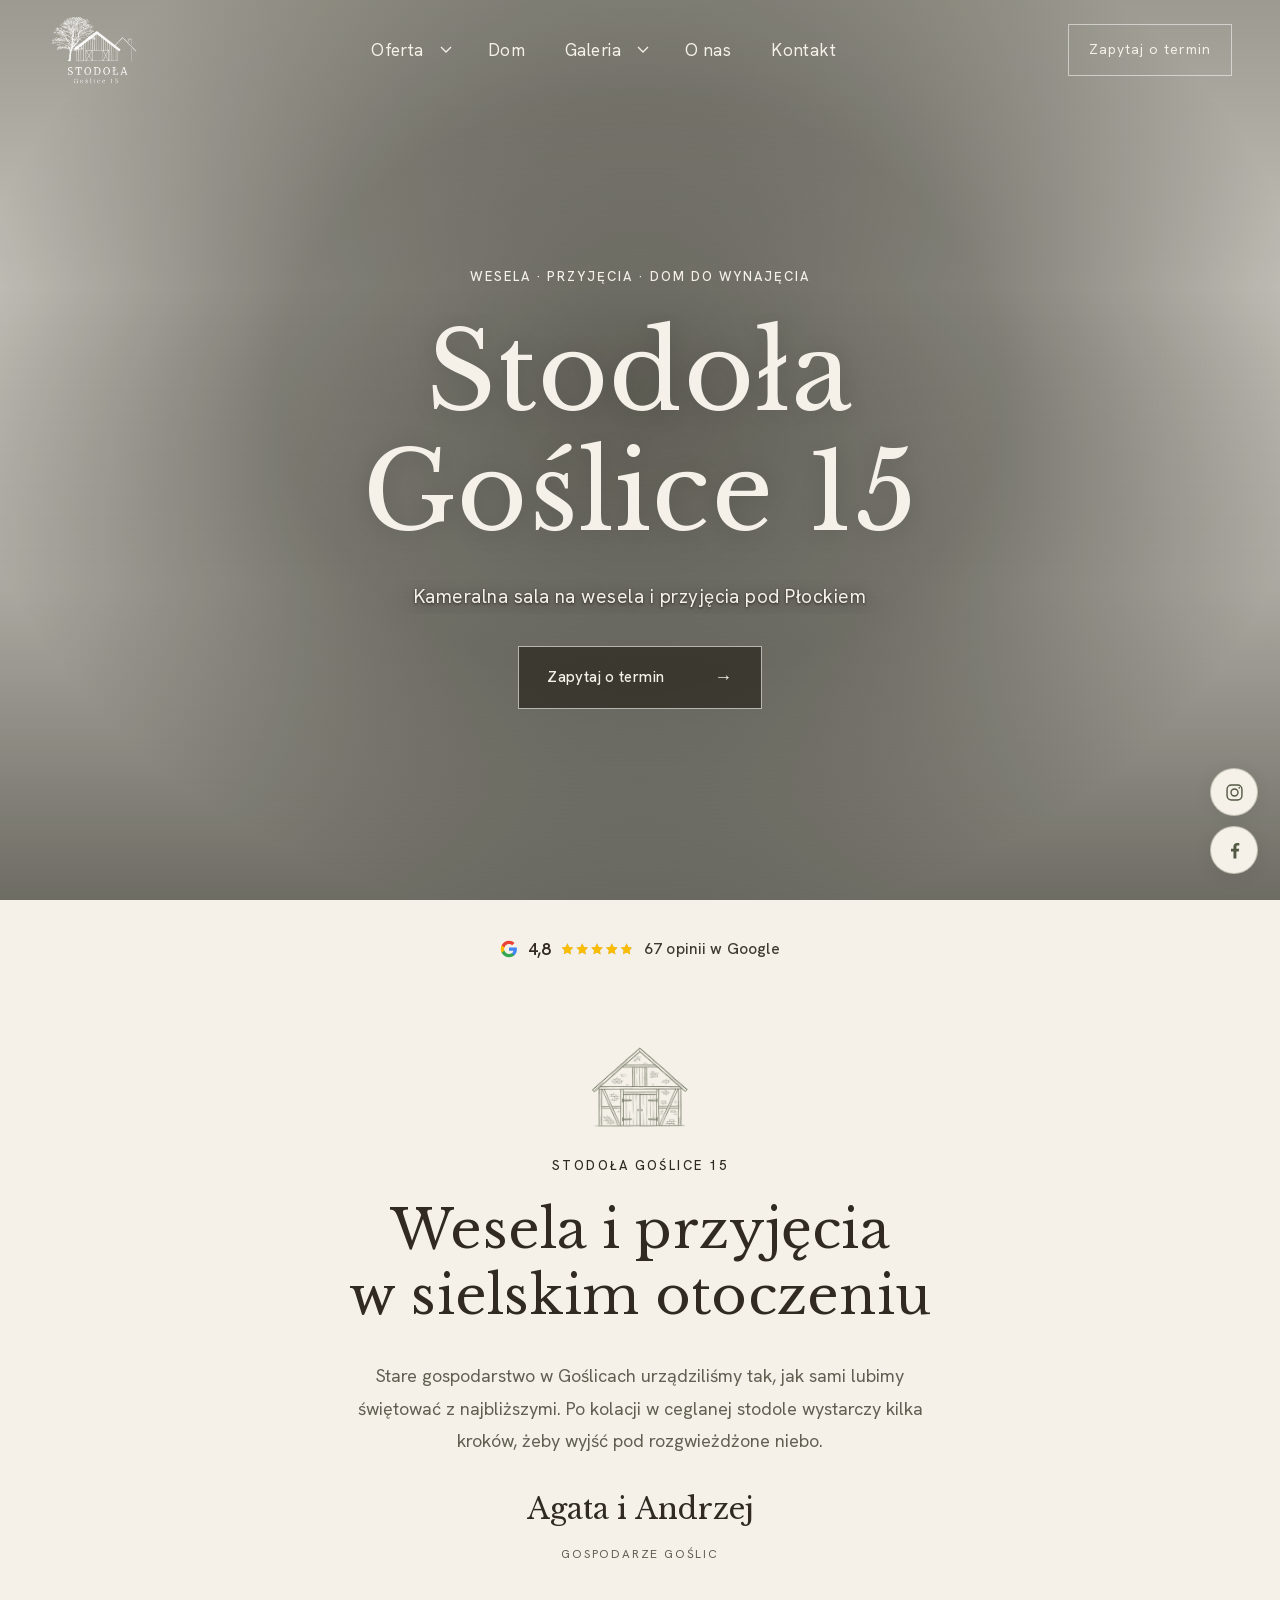
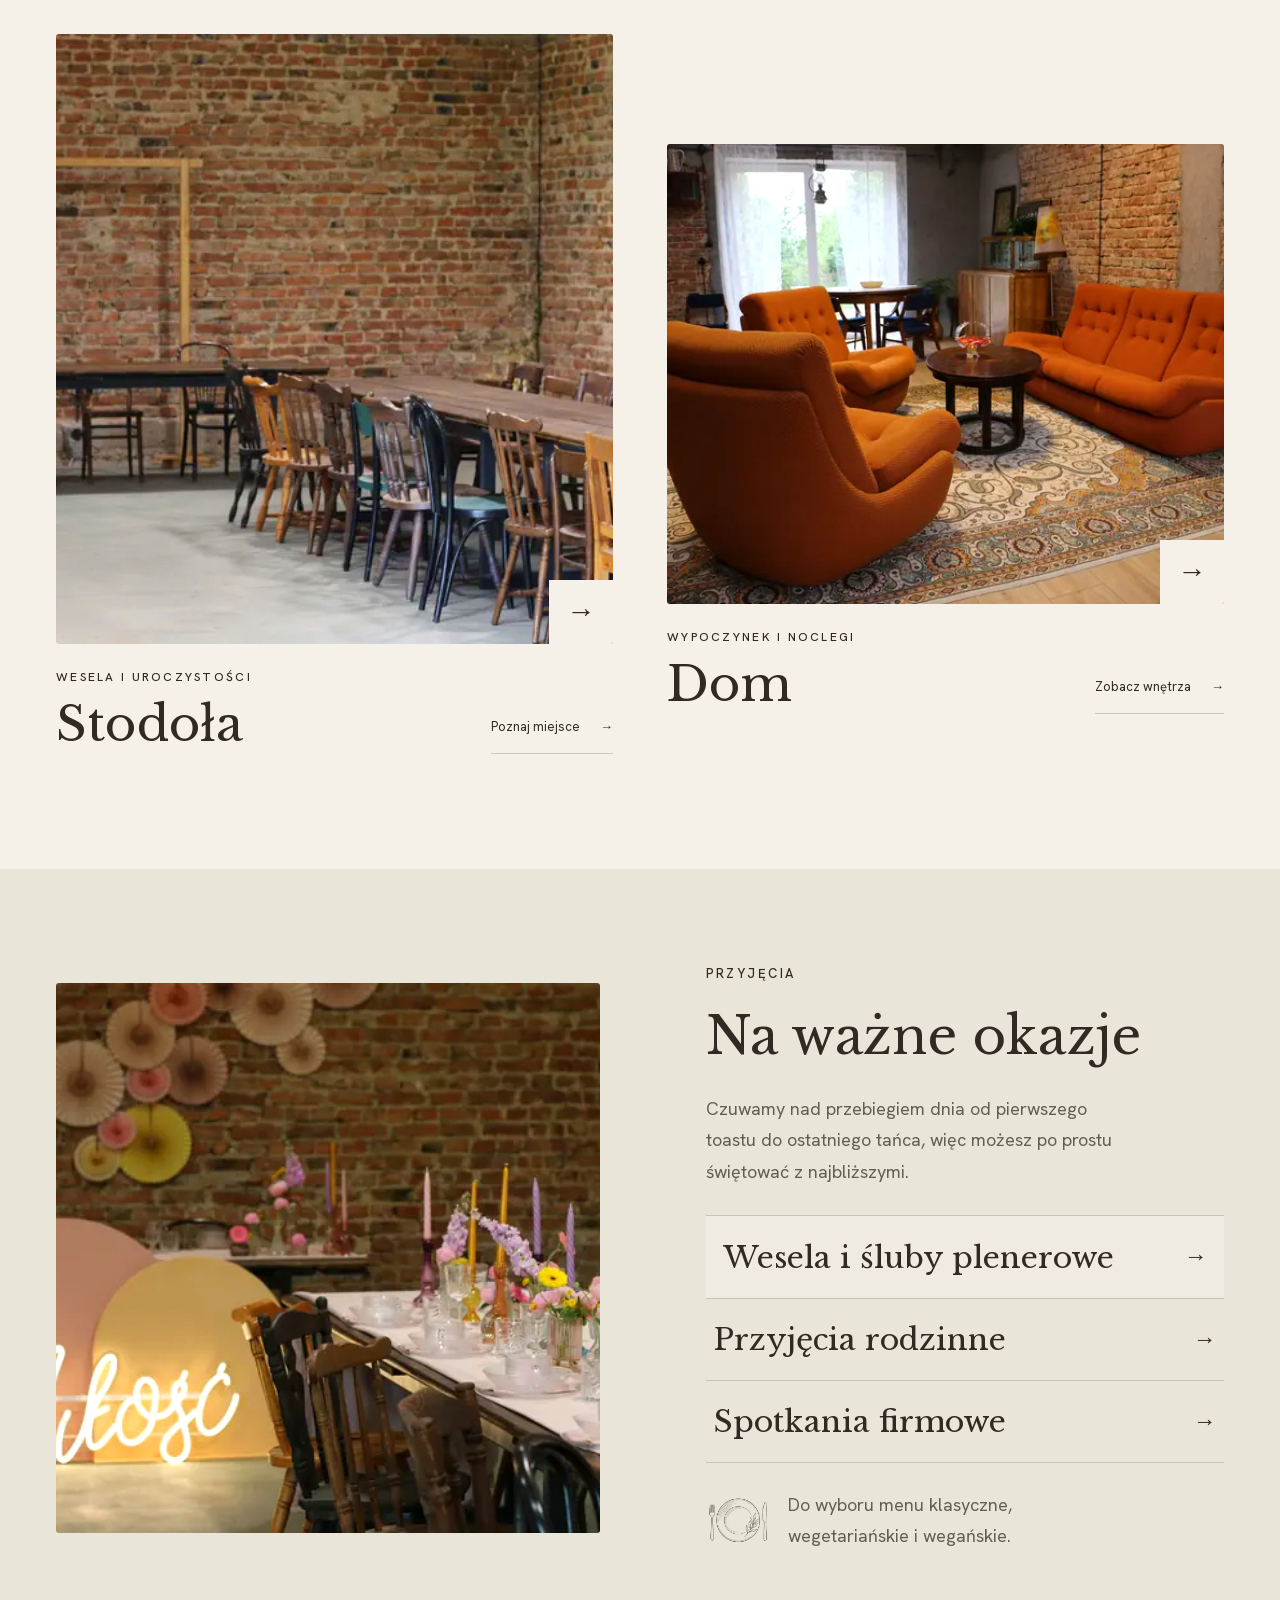
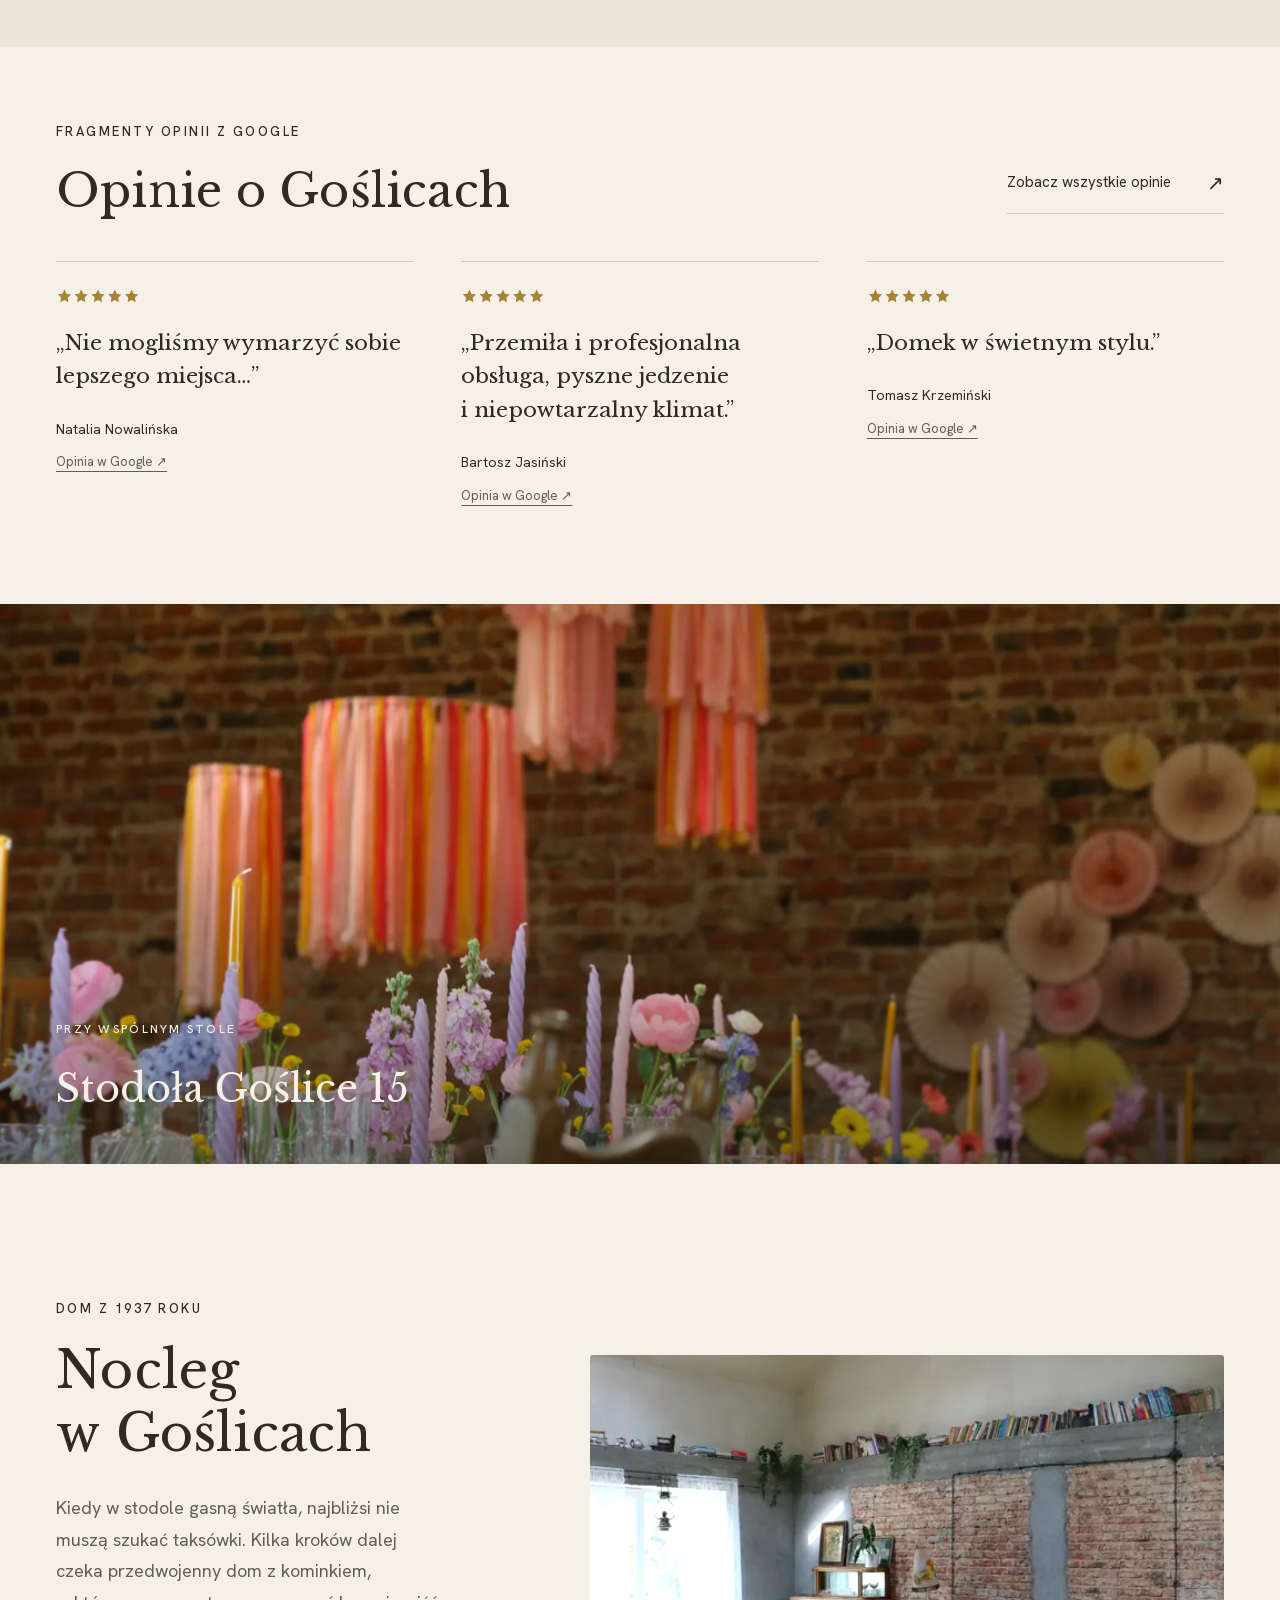
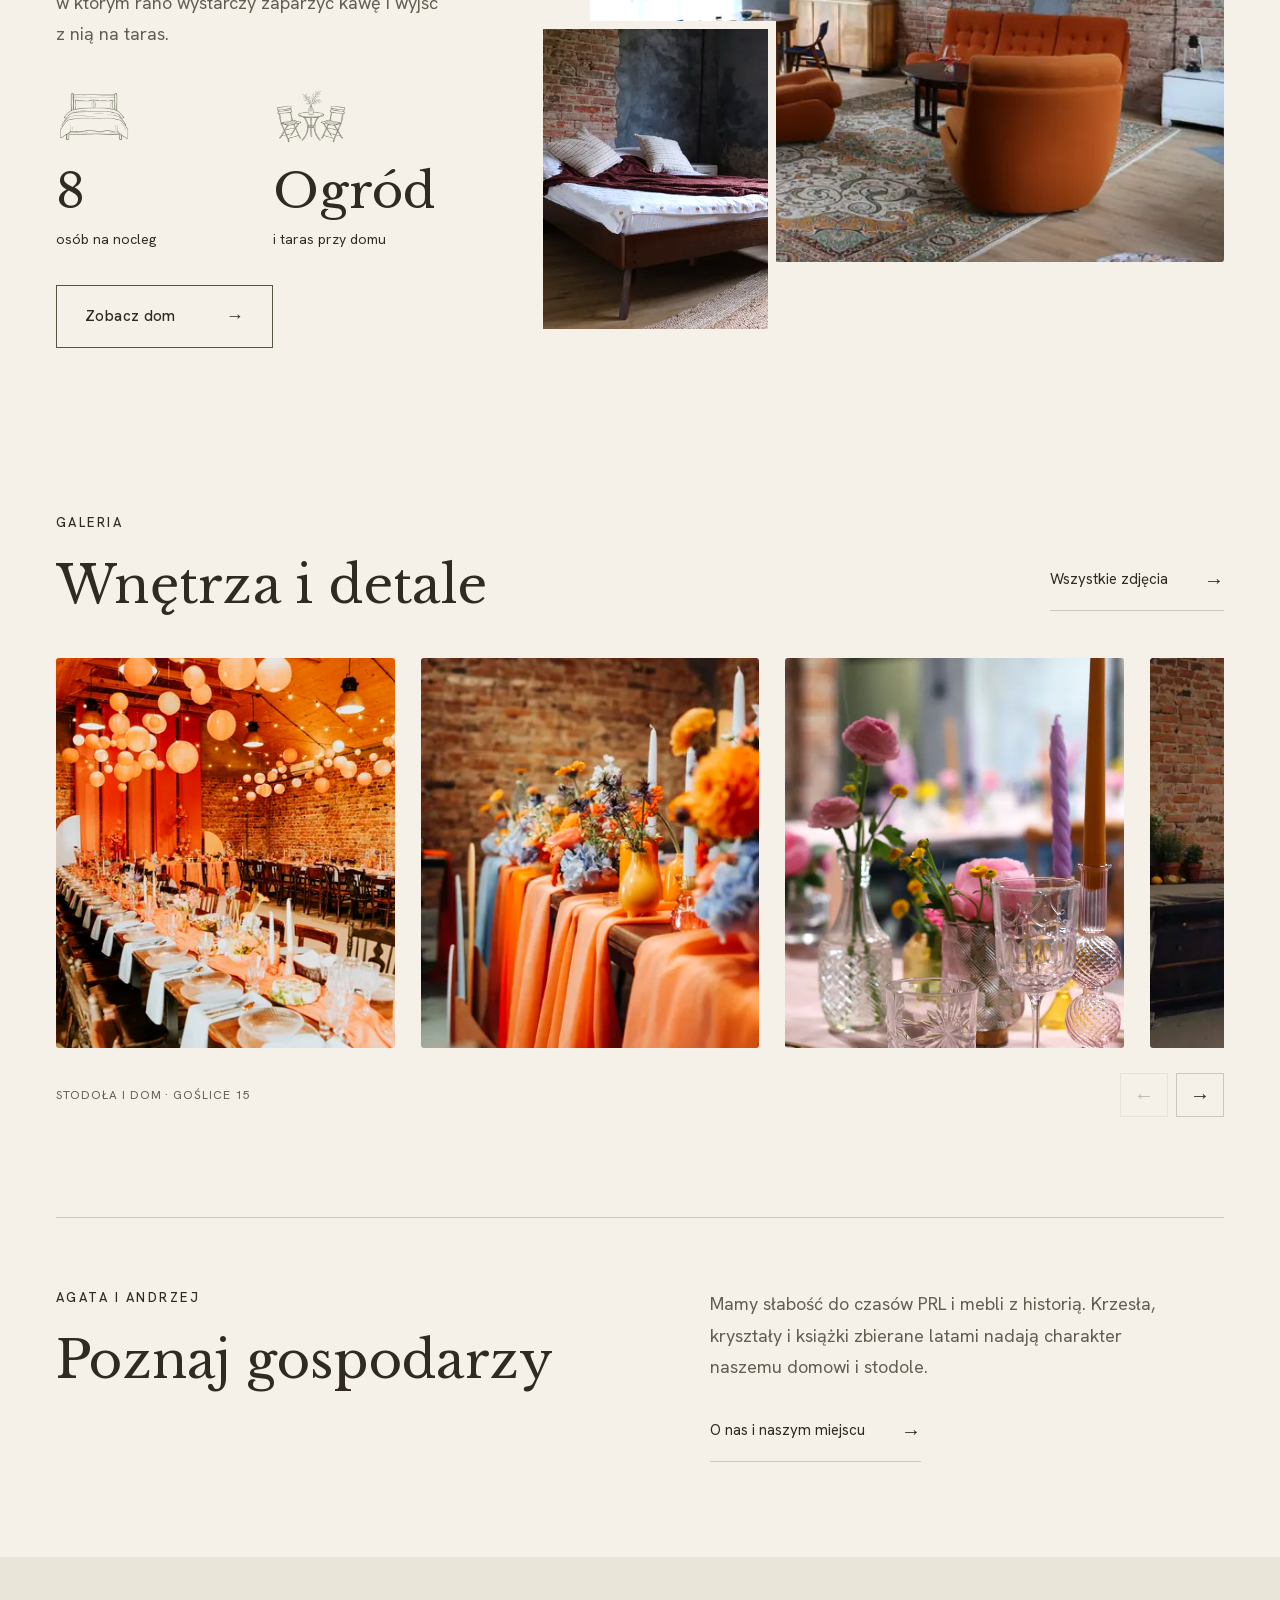
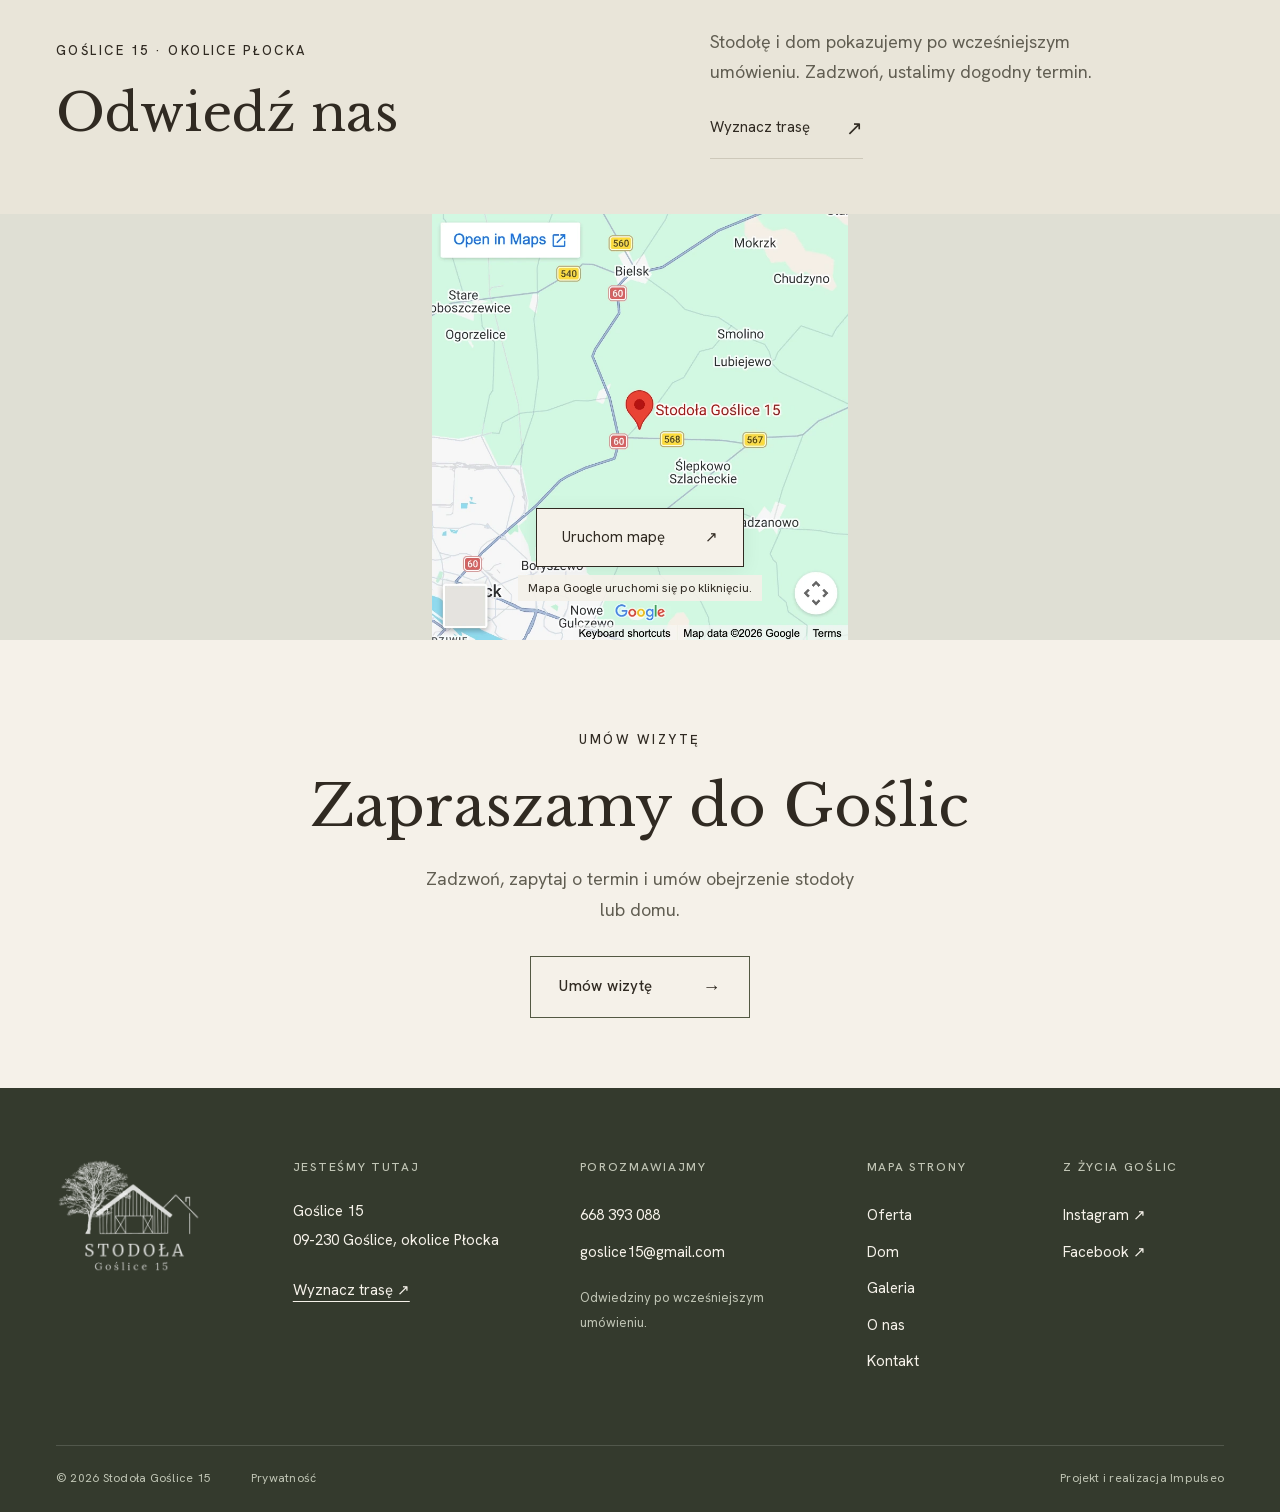
<file: index.html>
<!doctype html><html lang="pl"><head><meta charset="UTF-8"><meta name="viewport" content="width=device-width,initial-scale=1"><script>document.documentElement.classList.add('js')</script><title>Wesela, przyjęcia i dom pod Płockiem | Stodoła Goślice 15</title><meta name="description" content="Kameralna stodoła pod Płockiem na wesela, chrzciny, komunie i przyjęcia do stu gości. Obok przedwojenny dom z kominkiem na nocleg dla ośmiu osób."><meta name="robots" content="noindex,nofollow,noarchive"><meta name="theme-color" content="#FBF6EE"><link rel="canonical" href="https://impulseo-pl.github.io/stodola-goslice-15-podglad/index.html"><link rel="icon" href="img/favicon.png" type="image/png"><meta property="og:url" content="https://impulseo-pl.github.io/stodola-goslice-15-podglad/index.html"><meta property="og:type" content="website"><meta property="og:title" content="Wesela, przyjęcia i dom pod Płockiem | Stodoła Goślice 15"><meta property="og:description" content="Kameralna stodoła pod Płockiem na wesela, chrzciny, komunie i przyjęcia do stu gości. Obok przedwojenny dom z kominkiem na nocleg dla ośmiu osób."><meta property="og:image" content="https://impulseo-pl.github.io/stodola-goslice-15-podglad/img/hero.jpg"><meta property="og:locale" content="pl_PL"><meta property="og:image:width" content="1200"><meta property="og:image:height" content="630"><meta property="og:image:alt" content="Ceglane wnętrze Stodoły Goślice 15 przygotowane na przyjęcie"><meta name="twitter:card" content="summary_large_image"><script type="application/ld+json">{"@context":"https://schema.org","@type":["LocalBusiness","EventVenue"],"@id":"https://impulseo-pl.github.io/stodola-goslice-15-podglad/#miejsce","name":"Stodoła Goślice 15","url":"https://impulseo-pl.github.io/stodola-goslice-15-podglad/","image":"https://impulseo-pl.github.io/stodola-goslice-15-podglad/img/hero.jpg","logo":"https://impulseo-pl.github.io/stodola-goslice-15-podglad/img/logo.png","description":"Stodoła na wesela i przyjęcia oraz dom do wynajęcia w Goślicach pod Płockiem.","telephone":"+48668393088","email":"goslice15@gmail.com","address":{"@type":"PostalAddress","streetAddress":"Goślice 15","addressLocality":"Goślice","postalCode":"09-230","addressCountry":"PL"},"geo":{"@type":"GeoCoordinates","latitude":52.6103979,"longitude":19.8095224},"hasMap":"https://www.google.com/maps?cid=14983615758109011495","sameAs":["https://www.instagram.com/stodola_goslice15/","https://www.facebook.com/p/Stodo%C5%82a-Go%C5%9Blice-15-100090705344864/"]}</script><link rel="preload" href="assets/fonts/libre-baskerville-latin.woff2" as="font" type="font/woff2" crossorigin><link rel="preload" href="assets/fonts/libre-baskerville-latin-ext.woff2" as="font" type="font/woff2" crossorigin><link rel="preload" href="assets/fonts/hanken-grotesk-latin.woff2" as="font" type="font/woff2" crossorigin><link rel="preload" href="assets/fonts/hanken-grotesk-latin-ext.woff2" as="font" type="font/woff2" crossorigin><link rel="preload" href="img/logo.png" as="image" fetchpriority="high"><script>(function(){var h=document.documentElement;try{if(matchMedia('(prefers-reduced-motion: reduce)').matches)return;if(!location.search.includes('intro')&&sessionStorage.getItem('goslice-arrival-r3'))return;sessionStorage.setItem('goslice-arrival-r3','1');h.classList.add('arrival-on');var stop=function(){h.classList.remove('arrival-on');h.classList.add('hero-ready');document.dispatchEvent(new Event('goslice:arrival-end'));};window.gosliceSkipArrival=stop;['pointerdown','wheel','touchstart','keydown'].forEach(function(e){window.addEventListener(e,stop,{once:true,passive:true});});setTimeout(stop,3800);}catch(e){h.classList.remove('arrival-on');}})();
</script><link rel="stylesheet" href="assets/rdzen.css?v=19"><link rel="stylesheet" href="assets/app.css?v=20261104-strzalki"><script defer src="assets/rdzen.js?v=19"></script><script defer src="assets/app.js?v=20261029-nav-3"></script></head><body class="page-home"><div class="arrival-screen" aria-hidden="true"><div class="arrival-panel arrival-left"></div><div class="arrival-panel arrival-right"></div><div class="arrival-mark"><img src="img/logo.png" width="318" height="252" alt=""><i></i></div></div><a class="skip" href="#tresc">Przejdź do treści</a><header class="top"><div class="header-inner"><a class="brand" href="index.html" aria-label="Stodoła Goślice 15, strona główna"><img src="img/logo.png" width="318" height="252" alt="Stodoła Goślice 15"></a><button class="burger" aria-expanded="false" aria-controls="menu"><span>Menu</span><i aria-hidden="true"></i></button><nav class="nav" id="menu" aria-label="Główna nawigacja"><div class="offer-nav " data-open="false" data-disclosure="ofertę"><div class="offer-nav-row"><a class="offer-nav-link" href="oferta.html">Oferta</a><button class="offer-toggle" type="button" aria-label="Rozwiń ofertę" aria-expanded="false" aria-controls="oferta-menu"><svg width="12" height="8" viewBox="0 0 12 8" aria-hidden="true"><path d="m1 1 5 5 5-5" fill="none" stroke="currentColor" stroke-width="1.3"/></svg></button></div><ul class="offer-panel nav-panel" id="oferta-menu" aria-label="Oferta"><li><a href="oferta.html#wesela"><span class="offer-label">Wesela</span><span class="offer-direction" aria-hidden="true">↗︎</span></a></li><li><a href="oferta.html#przyjecia"><span class="offer-label">Przyjęcia okolicznościowe</span><span class="offer-direction" aria-hidden="true">↗︎</span></a></li><li><a href="oferta.html#chrzciny"><span class="offer-label">Chrzciny</span><span class="offer-direction" aria-hidden="true">↗︎</span></a></li><li><a href="oferta.html#komunie"><span class="offer-label">Komunie</span><span class="offer-direction" aria-hidden="true">↗︎</span></a></li><li><a href="oferta.html#firmowe"><span class="offer-label">Spotkania firmowe</span><span class="offer-direction" aria-hidden="true">↗︎</span></a></li><li><a href="oferta.html#dom"><span class="offer-label">Wynajem domu</span><span class="offer-direction" aria-hidden="true">↗︎</span></a></li><li><a href="oferta.html#catering"><span class="offer-label">Catering świąteczny</span><span class="offer-direction" aria-hidden="true">↗︎</span></a></li><li><a href="oferta.html#sesje"><span class="offer-label">Sesje zdjęciowe</span><span class="offer-direction" aria-hidden="true">↗︎</span></a></li><li class="offer-overview"><a class="offer-all" href="oferta.html">Zobacz całą ofertę<span aria-hidden="true">→</span></a></li></ul></div><a href="dom.html" >Dom<span class="nav-arrow" aria-hidden="true">→</span></a><div class="offer-nav gallery-nav" data-open="false" data-disclosure="galerię"><div class="offer-nav-row"><a class="offer-nav-link" href="galeria.html">Galeria</a><button class="offer-toggle" type="button" aria-label="Rozwiń galerię" aria-expanded="false" aria-controls="galeria-menu"><svg width="12" height="8" viewBox="0 0 12 8" aria-hidden="true"><path d="m1 1 5 5 5-5" fill="none" stroke="currentColor" stroke-width="1.3"/></svg></button></div><ul class="offer-panel nav-panel" id="galeria-menu" aria-label="Galeria"><li><a href="galeria.html#stodola"><span class="offer-label">Stodoła</span><span class="offer-direction" aria-hidden="true">↗︎</span></a></li><li><a href="galeria.html#plener"><span class="offer-label">Plener</span><span class="offer-direction" aria-hidden="true">↗︎</span></a></li><li><a href="galeria.html#dom"><span class="offer-label">Dom</span><span class="offer-direction" aria-hidden="true">↗︎</span></a></li><li><a href="galeria.html#detale"><span class="offer-label">Detale</span><span class="offer-direction" aria-hidden="true">↗︎</span></a></li><li class="offer-overview"><a class="offer-all" href="galeria.html">Zobacz całą galerię<span aria-hidden="true">→</span></a></li></ul></div><a href="o-nas.html" >O nas<span class="nav-arrow" aria-hidden="true">→</span></a><a href="kontakt.html" >Kontakt<span class="nav-arrow" aria-hidden="true">→</span></a></nav><a class="header-phone" href="kontakt.html">Zapytaj o termin</a></div></header><script src="assets/entrance.js?v=20261029-nav-3"></script><main id="tresc"><section class="hero"><div class="hero-picture"><picture><source media="(max-width: 760px)" srcset="img/zielona-sala-r3-640.webp 640w, img/zielona-sala-r3-800.webp 800w, img/zielona-sala-r3-1100.webp 1100w" sizes="100vw"><source media="(min-width: 761px)" type="image/avif" srcset="img/hero-sala-1100.avif 1100w, img/hero-sala-1600.avif 1600w" sizes="100vw"><img src="img/hero-sala-1100.webp" srcset="img/hero-sala-640.webp 640w, img/hero-sala-1100.webp 1100w, img/hero-sala-1600.webp 1600w" sizes="100vw" width="1600" height="1064" alt="Ceglane wnętrze Stodoły Goślice 15 przygotowane na przyjęcie" fetchpriority="high" loading="eager" decoding="async"></picture></div><div class="hero-content wrap"><p class="eyebrow">WESELA · PRZYJĘCIA · DOM DO WYNAJĘCIA</p><h1><span>Stodoła</span><span>Goślice 15</span></h1><p>Kameralna sala na wesela i przyjęcia pod Płockiem</p><a class="button button-light" href="kontakt.html">Zapytaj o termin<span aria-hidden="true">→</span></a></div></section><div class="top-rating wrap"><a class="rating-link" href="https://share.google/zNsgTgw7Gfr0Usjlz" target="_blank" rel="noopener noreferrer" aria-label="4,8 67 opinii w Google. Zobacz opinie"><span class="g-badge"><svg class="gb-ico" viewBox="0 0 24 24" width="18" height="18" aria-hidden="true"><path fill="#4285F4" d="M22.56 12.25c0-.78-.07-1.53-.2-2.25H12v4.26h5.92c-.26 1.37-1.04 2.53-2.21 3.31v2.77h3.57c2.08-1.92 3.28-4.74 3.28-8.09z"/><path fill="#34A853" d="M12 23c2.97 0 5.46-.98 7.28-2.66l-3.57-2.77c-.98.66-2.23 1.06-3.71 1.06-2.86 0-5.29-1.93-6.16-4.53H2.18v2.84C3.99 20.53 7.7 23 12 23z"/><path fill="#FBBC05" d="M5.84 14.09c-.22-.66-.35-1.36-.35-2.09s.13-1.43.35-2.09V7.07H2.18C1.43 8.55 1 10.22 1 12s.43 3.45 1.18 4.93l2.85-2.22.81-.62z"/><path fill="#EA4335" d="M12 5.38c1.62 0 3.06.56 4.21 1.64l3.15-3.15C17.45 2.09 14.97 1 12 1 7.7 1 3.99 3.47 2.18 7.07l3.66 2.84c.87-2.6 3.3-4.53 6.16-4.53z"/></svg><b class="gb-ocena">4,8</b><svg class="gb-stars" viewBox="0 0 90 18" width="74" height="14.8" aria-hidden="true"><g class="gb-pusta"><path d="M9 1.6l2.2 4.46 4.92.72-3.56 3.47.84 4.9L9 12.74l-4.4 2.31.84-4.9L1.88 6.68l4.92-.72L9 1.6Z" transform="translate(0,0)"/><path d="M9 1.6l2.2 4.46 4.92.72-3.56 3.47.84 4.9L9 12.74l-4.4 2.31.84-4.9L1.88 6.68l4.92-.72L9 1.6Z" transform="translate(18,0)"/><path d="M9 1.6l2.2 4.46 4.92.72-3.56 3.47.84 4.9L9 12.74l-4.4 2.31.84-4.9L1.88 6.68l4.92-.72L9 1.6Z" transform="translate(36,0)"/><path d="M9 1.6l2.2 4.46 4.92.72-3.56 3.47.84 4.9L9 12.74l-4.4 2.31.84-4.9L1.88 6.68l4.92-.72L9 1.6Z" transform="translate(54,0)"/><path d="M9 1.6l2.2 4.46 4.92.72-3.56 3.47.84 4.9L9 12.74l-4.4 2.31.84-4.9L1.88 6.68l4.92-.72L9 1.6Z" transform="translate(72,0)"/></g><clipPath id="gs960"><rect width="86.4" height="18"/></clipPath><g class="gb-peln" clip-path="url(#gs960)"><path d="M9 1.6l2.2 4.46 4.92.72-3.56 3.47.84 4.9L9 12.74l-4.4 2.31.84-4.9L1.88 6.68l4.92-.72L9 1.6Z" transform="translate(0,0)"/><path d="M9 1.6l2.2 4.46 4.92.72-3.56 3.47.84 4.9L9 12.74l-4.4 2.31.84-4.9L1.88 6.68l4.92-.72L9 1.6Z" transform="translate(18,0)"/><path d="M9 1.6l2.2 4.46 4.92.72-3.56 3.47.84 4.9L9 12.74l-4.4 2.31.84-4.9L1.88 6.68l4.92-.72L9 1.6Z" transform="translate(36,0)"/><path d="M9 1.6l2.2 4.46 4.92.72-3.56 3.47.84 4.9L9 12.74l-4.4 2.31.84-4.9L1.88 6.68l4.92-.72L9 1.6Z" transform="translate(54,0)"/><path d="M9 1.6l2.2 4.46 4.92.72-3.56 3.47.84 4.9L9 12.74l-4.4 2.31.84-4.9L1.88 6.68l4.92-.72L9 1.6Z" transform="translate(72,0)"/></g></svg><span class="gb-txt">67 opinii w Google</span></span></a></div><section class="welcome-section" id="miejsce"><div class="welcome wrap"><img class="flow-icon welcome-mark" src="img/flow-stodola.webp" alt="" aria-hidden="true" width="240" height="200" loading="lazy" decoding="async"><p class="eyebrow">STODOŁA GOŚLICE 15</p><h2>Wesela i przyjęcia<br>w sielskim otoczeniu</h2><p>Stare gospodarstwo w Goślicach urządziliśmy tak, jak sami lubimy świętować z najbliższymi. Po kolacji w ceglanej stodole wystarczy kilka kroków, żeby wyjść pod rozgwieżdżone niebo.</p><div class="welcome-sign"><span>Agata i Andrzej</span><span>GOSPODARZE GOŚLIC</span></div></div><div class="spaces wrap"><a class="space-link" href="oferta.html#wesela"><div class="space-image"><img class="" src="img/wnetrze-r3-1100.webp" srcset="img/wnetrze-r3-640.webp 640w, img/wnetrze-r3-800.webp 800w, img/wnetrze-r3-1100.webp 1100w, img/wnetrze-r3-1800.webp 1800w" sizes="(max-width: 760px) calc(100vw - 44px), 50vw" width="1800" height="1286" alt="Ceglana sala z drewnianymi stołami" loading="eager" decoding="async"><span class="image-corner" aria-hidden="true">→</span></div><div class="space-label"><div><p class="eyebrow">WESELA I UROCZYSTOŚCI</p><h2>Stodoła</h2></div><span class="space-cta">Poznaj miejsce <span aria-hidden="true">→</span></span></div></a><a class="space-link" href="dom.html"><div class="space-image"><img class="" src="img/dom-r3-1100.webp" srcset="img/dom-r3-640.webp 640w, img/dom-r3-800.webp 800w, img/dom-r3-1100.webp 1100w, img/dom-r3-1800.webp 1800w" sizes="(max-width: 760px) calc(100vw - 44px), 50vw" width="1800" height="1200" alt="Salon z pomarańczowymi fotelami, cegłą i starymi meblami" loading="eager" decoding="async"><span class="image-corner" aria-hidden="true">→</span></div><div class="space-label"><div><p class="eyebrow">WYPOCZYNEK I NOCLEGI</p><h2>Dom</h2></div><span class="space-cta">Zobacz wnętrza <span aria-hidden="true">→</span></span></div></a></div></section><section class="events-section"><div class="events-layout wrap"><div class="events-photo"><div class="event-image active" data-event-image="wesele" aria-hidden="false"><img class="" src="img/przyjecie-r3-1100.webp" srcset="img/przyjecie-r3-640.webp 640w, img/przyjecie-r3-800.webp 800w, img/przyjecie-r3-1100.webp 1100w, img/przyjecie-r3-1800.webp 1800w, img/przyjecie-r3-2880.webp 2880w" sizes="(max-width: 760px) calc(100vw - 44px), 50vw" width="1800" height="1200" alt="Sala stodoły przygotowana do uroczystości" loading="lazy" decoding="async"></div><div class="event-image" data-event-image="rodzinne" aria-hidden="true"><img class="" src="img/rozowy-stol-r3-1100.webp" srcset="img/rozowy-stol-r3-640.webp 640w, img/rozowy-stol-r3-800.webp 800w, img/rozowy-stol-r3-1100.webp 1100w, img/rozowy-stol-r3-1800.webp 1800w" sizes="(max-width: 760px) calc(100vw - 44px), 50vw" width="1800" height="1200" alt="Przygotowany stół z kwiatami i świecami" loading="lazy" decoding="async"></div><div class="event-image" data-event-image="firmowe" aria-hidden="true"><img class="" src="img/krzesla-r3-1100.webp" srcset="img/krzesla-r3-640.webp 640w, img/krzesla-r3-800.webp 800w, img/krzesla-r3-1100.webp 1100w, img/krzesla-r3-1800.webp 1800w" sizes="(max-width: 760px) calc(100vw - 44px), 50vw" width="1800" height="1200" alt="Różne drewniane krzesła przy stole w stodole" loading="lazy" decoding="async"></div></div><div class="events-copy"><p class="eyebrow">PRZYJĘCIA</p><h2>Na ważne okazje</h2><p>Czuwamy nad przebiegiem dnia od pierwszego toastu do ostatniego tańca, więc możesz po prostu świętować z najbliższymi.</p><div class="event-links"><a href="oferta.html#wesela" data-event="wesele" class="selected"><span>Wesela i śluby plenerowe</span><b aria-hidden="true">→</b></a><a href="oferta.html#przyjecia" data-event="rodzinne"><span>Przyjęcia rodzinne</span><b aria-hidden="true">→</b></a><a href="oferta.html#firmowe" data-event="firmowe"><span>Spotkania firmowe</span><b aria-hidden="true">→</b></a></div><p class="events-menu"><img class="flow-icon" src="img/flow-menu.webp" alt="" aria-hidden="true" width="240" height="200" loading="lazy" decoding="async">Do wyboru menu klasyczne, wegetariańskie i wegańskie.</p></div></div></section><section class="reviews wrap" aria-labelledby="opinie-title"><div class="section-title"><div><p class="eyebrow">FRAGMENTY OPINII Z GOOGLE</p><h2 id="opinie-title">Opinie o Goślicach</h2></div><a class="text-link" href="https://www.google.com/maps?cid=14983615758109011495" target="_blank" rel="noopener noreferrer">Zobacz wszystkie opinie<span aria-hidden="true">↗︎</span></a></div><div class="review-grid"><figure class="review-item"><svg class="review-stars" viewBox="0 0 90 18" width="84" height="17" role="img" aria-label="5 na 5 gwiazdek"><g fill="currentColor"><path d="M9 1.6l2.2 4.46 4.92.72-3.56 3.47.84 4.9L9 12.74l-4.4 2.31.84-4.9L1.88 6.68l4.92-.72L9 1.6Z" transform="translate(0,0)"/><path d="M9 1.6l2.2 4.46 4.92.72-3.56 3.47.84 4.9L9 12.74l-4.4 2.31.84-4.9L1.88 6.68l4.92-.72L9 1.6Z" transform="translate(18,0)"/><path d="M9 1.6l2.2 4.46 4.92.72-3.56 3.47.84 4.9L9 12.74l-4.4 2.31.84-4.9L1.88 6.68l4.92-.72L9 1.6Z" transform="translate(36,0)"/><path d="M9 1.6l2.2 4.46 4.92.72-3.56 3.47.84 4.9L9 12.74l-4.4 2.31.84-4.9L1.88 6.68l4.92-.72L9 1.6Z" transform="translate(54,0)"/><path d="M9 1.6l2.2 4.46 4.92.72-3.56 3.47.84 4.9L9 12.74l-4.4 2.31.84-4.9L1.88 6.68l4.92-.72L9 1.6Z" transform="translate(72,0)"/></g></svg><blockquote>„Nie mogliśmy wymarzyć sobie lepszego miejsca…”</blockquote><figcaption><cite>Natalia Nowalińska</cite><a href="https://www.google.com/maps?cid=14983615758109011495" target="_blank" rel="noopener noreferrer">Opinia w Google ↗︎</a></figcaption></figure><figure class="review-item"><svg class="review-stars" viewBox="0 0 90 18" width="84" height="17" role="img" aria-label="5 na 5 gwiazdek"><g fill="currentColor"><path d="M9 1.6l2.2 4.46 4.92.72-3.56 3.47.84 4.9L9 12.74l-4.4 2.31.84-4.9L1.88 6.68l4.92-.72L9 1.6Z" transform="translate(0,0)"/><path d="M9 1.6l2.2 4.46 4.92.72-3.56 3.47.84 4.9L9 12.74l-4.4 2.31.84-4.9L1.88 6.68l4.92-.72L9 1.6Z" transform="translate(18,0)"/><path d="M9 1.6l2.2 4.46 4.92.72-3.56 3.47.84 4.9L9 12.74l-4.4 2.31.84-4.9L1.88 6.68l4.92-.72L9 1.6Z" transform="translate(36,0)"/><path d="M9 1.6l2.2 4.46 4.92.72-3.56 3.47.84 4.9L9 12.74l-4.4 2.31.84-4.9L1.88 6.68l4.92-.72L9 1.6Z" transform="translate(54,0)"/><path d="M9 1.6l2.2 4.46 4.92.72-3.56 3.47.84 4.9L9 12.74l-4.4 2.31.84-4.9L1.88 6.68l4.92-.72L9 1.6Z" transform="translate(72,0)"/></g></svg><blockquote>„Przemiła i profesjonalna obsługa, pyszne jedzenie i niepowtarzalny klimat.”</blockquote><figcaption><cite>Bartosz Jasiński</cite><a href="https://www.google.com/maps?cid=14983615758109011495" target="_blank" rel="noopener noreferrer">Opinia w Google ↗︎</a></figcaption></figure><figure class="review-item"><svg class="review-stars" viewBox="0 0 90 18" width="84" height="17" role="img" aria-label="5 na 5 gwiazdek"><g fill="currentColor"><path d="M9 1.6l2.2 4.46 4.92.72-3.56 3.47.84 4.9L9 12.74l-4.4 2.31.84-4.9L1.88 6.68l4.92-.72L9 1.6Z" transform="translate(0,0)"/><path d="M9 1.6l2.2 4.46 4.92.72-3.56 3.47.84 4.9L9 12.74l-4.4 2.31.84-4.9L1.88 6.68l4.92-.72L9 1.6Z" transform="translate(18,0)"/><path d="M9 1.6l2.2 4.46 4.92.72-3.56 3.47.84 4.9L9 12.74l-4.4 2.31.84-4.9L1.88 6.68l4.92-.72L9 1.6Z" transform="translate(36,0)"/><path d="M9 1.6l2.2 4.46 4.92.72-3.56 3.47.84 4.9L9 12.74l-4.4 2.31.84-4.9L1.88 6.68l4.92-.72L9 1.6Z" transform="translate(54,0)"/><path d="M9 1.6l2.2 4.46 4.92.72-3.56 3.47.84 4.9L9 12.74l-4.4 2.31.84-4.9L1.88 6.68l4.92-.72L9 1.6Z" transform="translate(72,0)"/></g></svg><blockquote>„Domek w świetnym stylu.”</blockquote><figcaption><cite>Tomasz Krzemiński</cite><a href="https://www.google.com/maps?cid=14983615758109011495" target="_blank" rel="noopener noreferrer">Opinia w Google ↗︎</a></figcaption></figure></div></section><section class="landscape" aria-label="Wnętrze stodoły"><div class="landscape-image"><img class="scene-parallax" src="img/lampiony-r3-1100.webp" srcset="img/lampiony-r3-640.webp 640w, img/lampiony-r3-800.webp 800w, img/lampiony-r3-1100.webp 1100w, img/lampiony-r3-1800.webp 1800w, img/lampiony-r3-2880.webp 2880w" sizes="100vw" width="1800" height="1200" alt="Kwiaty i kolorowe lampiony w ceglanej stodole" loading="lazy" decoding="async"></div><div class="landscape-caption"><p class="eyebrow">PRZY WSPÓLNYM STOLE</p><p>Stodoła Goślice 15</p></div></section><section class="stay wrap"><div class="stay-copy"><p class="eyebrow">DOM Z 1937 ROKU</p><h2>Nocleg w Goślicach</h2><p>Kiedy w stodole gasną światła, najbliżsi nie muszą szukać taksówki. Kilka kroków dalej czeka przedwojenny dom z kominkiem, w którym rano wystarczy zaparzyć kawę i wyjść z nią na taras.</p><div class="stay-facts"><p><img class="flow-icon " src="img/flow-nocleg.webp" alt="" aria-hidden="true" width="240" height="200" loading="lazy" decoding="async"><b>8</b><span>osób na nocleg</span></p><p><img class="flow-icon " src="img/flow-ogrod.webp" alt="" aria-hidden="true" width="240" height="200" loading="lazy" decoding="async"><b>Ogród</b><span>i taras przy domu</span></p></div><a class="button" href="dom.html">Zobacz dom<span aria-hidden="true">→</span></a></div><div class="stay-pictures"><figure class="photo stay-main"><img class="" src="img/salon-r3-1100.webp" srcset="img/salon-r3-640.webp 640w, img/salon-r3-800.webp 800w, img/salon-r3-1100.webp 1100w, img/salon-r3-1800.webp 1800w, img/salon-r3-2880.webp 2880w" sizes="(max-width: 800px) 100vw, 50vw" width="1800" height="1286" alt="Wnętrze domu z miejscem do wspólnego wypoczynku" loading="lazy" decoding="async"></figure><figure class="photo stay-small"><img class="" src="img/sypialnia-r3-1100.webp" srcset="img/sypialnia-r3-640.webp 640w, img/sypialnia-r3-800.webp 800w, img/sypialnia-r3-1100.webp 1100w, img/sypialnia-r3-1800.webp 1800w" sizes="(max-width: 800px) 100vw, 50vw" width="1800" height="1286" alt="Sypialnia w domu Goślice 15" loading="lazy" decoding="async"><figcaption>Sypialnia w domu</figcaption></figure></div></section><section class="home-gallery wrap"><div class="section-title"><div><p class="eyebrow">GALERIA</p><h2>Wnętrza i detale</h2></div><a class="text-link" href="galeria.html">Wszystkie zdjęcia<span aria-hidden="true">→</span></a></div><div class="gallery-track" id="album"><a class="gallery-photo" href="img/wesele-sala-r3-1800.webp" data-bez-przejscia data-zoom="img/wesele-sala-r3-1800.webp" data-alt="Stodoła udekorowana na wesele, z lampionami nad długimi stołami" data-cap="Sala weselna" data-group="stodola"><img class="" src="img/wesele-sala-r3-1100.webp" srcset="img/wesele-sala-r3-640.webp 640w, img/wesele-sala-r3-800.webp 800w, img/wesele-sala-r3-1100.webp 1100w, img/wesele-sala-r3-1800.webp 1800w" sizes="(max-width: 760px) 48vw, 33vw" width="1800" height="1201" alt="Stodoła udekorowana na wesele, z lampionami nad długimi stołami" loading="lazy" decoding="async"><span class="photo-label">Sala weselna<span aria-hidden="true">+</span></span></a><a class="gallery-photo" href="img/wesele-kwiaty-r3-1800.webp" data-bez-przejscia data-zoom="img/wesele-kwiaty-r3-1800.webp" data-alt="Pomarańczowe i błękitne kwiaty na weselnym stole" data-cap="Kwiaty na stole" data-group="detale"><img class="" src="img/wesele-kwiaty-r3-1100.webp" srcset="img/wesele-kwiaty-r3-640.webp 640w, img/wesele-kwiaty-r3-800.webp 800w, img/wesele-kwiaty-r3-1100.webp 1100w, img/wesele-kwiaty-r3-1800.webp 1800w" sizes="(max-width: 760px) 48vw, 33vw" width="1800" height="1200" alt="Pomarańczowe i błękitne kwiaty na weselnym stole" loading="lazy" decoding="async"><span class="photo-label">Kwiaty na stole<span aria-hidden="true">+</span></span></a><a class="gallery-photo" href="img/kwiaty-r3-1800.webp" data-bez-przejscia data-zoom="img/kwiaty-r3-1800.webp" data-alt="Kwiaty na stole przygotowanym na przyjęcie" data-cap="Kwiaty na stole" data-group="detale"><img class="" src="img/kwiaty-r3-1100.webp" srcset="img/kwiaty-r3-640.webp 640w, img/kwiaty-r3-800.webp 800w, img/kwiaty-r3-1100.webp 1100w, img/kwiaty-r3-1800.webp 1800w" sizes="(max-width: 760px) 48vw, 33vw" width="1800" height="2700" alt="Kwiaty na stole przygotowanym na przyjęcie" loading="lazy" decoding="async"><span class="photo-label">Kwiaty na stole<span aria-hidden="true">+</span></span></a><a class="gallery-photo" href="img/pianino-r3-1800.webp" data-bez-przejscia data-zoom="img/pianino-r3-1800.webp" data-alt="Stare meble przy oknie w ceglanej stodole" data-cap="Stare meble w stodole" data-group="detale"><img class="" src="img/pianino-r3-1100.webp" srcset="img/pianino-r3-640.webp 640w, img/pianino-r3-800.webp 800w, img/pianino-r3-1100.webp 1100w, img/pianino-r3-1800.webp 1800w" sizes="(max-width: 760px) 48vw, 33vw" width="1800" height="1200" alt="Stare meble przy oknie w ceglanej stodole" loading="lazy" decoding="async"><span class="photo-label">Stare meble w stodole<span aria-hidden="true">+</span></span></a><a class="gallery-photo" href="img/dekoracje-r3-1800.webp" data-bez-przejscia data-zoom="img/dekoracje-r3-1800.webp" data-alt="Kolorowe wazony z kwiatami" data-cap="Kolorowe dekoracje" data-group="detale"><img class="" src="img/dekoracje-r3-1100.webp" srcset="img/dekoracje-r3-640.webp 640w, img/dekoracje-r3-800.webp 800w, img/dekoracje-r3-1100.webp 1100w, img/dekoracje-r3-1800.webp 1800w" sizes="(max-width: 760px) 48vw, 33vw" width="1800" height="2700" alt="Kolorowe wazony z kwiatami" loading="lazy" decoding="async"><span class="photo-label">Kolorowe dekoracje<span aria-hidden="true">+</span></span></a><a class="gallery-photo" href="img/stare-przedmioty-r3-1800.webp" data-bez-przejscia data-zoom="img/stare-przedmioty-r3-1800.webp" data-alt="Zabytkowy telefon pośród starych domowych sprzętów" data-cap="Przedmioty z historią" data-group="detale"><img class="" src="img/stare-przedmioty-r3-1100.webp" srcset="img/stare-przedmioty-r3-640.webp 640w, img/stare-przedmioty-r3-800.webp 800w, img/stare-przedmioty-r3-1100.webp 1100w, img/stare-przedmioty-r3-1800.webp 1800w" sizes="(max-width: 760px) 48vw, 33vw" width="1800" height="1200" alt="Zabytkowy telefon pośród starych domowych sprzętów" loading="lazy" decoding="async"><span class="photo-label">Przedmioty z historią<span aria-hidden="true">+</span></span></a><a class="gallery-photo" href="img/wnetrze-r3-1800.webp" data-bez-przejscia data-zoom="img/wnetrze-r3-1800.webp" data-alt="Ceglana sala z drewnianymi stołami" data-cap="Ceglane wnętrze" data-group="stodola"><img class="" src="img/wnetrze-r3-1100.webp" srcset="img/wnetrze-r3-640.webp 640w, img/wnetrze-r3-800.webp 800w, img/wnetrze-r3-1100.webp 1100w, img/wnetrze-r3-1800.webp 1800w" sizes="(max-width: 760px) 48vw, 33vw" width="1800" height="1286" alt="Ceglana sala z drewnianymi stołami" loading="lazy" decoding="async"><span class="photo-label">Ceglane wnętrze<span aria-hidden="true">+</span></span></a><a class="gallery-photo" href="img/zielony-stol-r3-1800.webp" data-bez-przejscia data-zoom="img/zielony-stol-r3-1800.webp" data-alt="Zielone dekoracje na nakrytym stole" data-cap="Nakryty stół" data-group="stodola"><img class="" src="img/zielony-stol-r3-1100.webp" srcset="img/zielony-stol-r3-640.webp 640w, img/zielony-stol-r3-800.webp 800w, img/zielony-stol-r3-1100.webp 1100w, img/zielony-stol-r3-1800.webp 1800w" sizes="(max-width: 760px) 48vw, 33vw" width="1800" height="2700" alt="Zielone dekoracje na nakrytym stole" loading="lazy" decoding="async"><span class="photo-label">Nakryty stół<span aria-hidden="true">+</span></span></a><a class="gallery-photo" href="img/jadalnia-r3-1800.webp" data-bez-przejscia data-zoom="img/jadalnia-r3-1800.webp" data-alt="Stół w jadalni domu Goślice 15" data-cap="Domowa jadalnia" data-group="dom"><img class="" src="img/jadalnia-r3-1100.webp" srcset="img/jadalnia-r3-640.webp 640w, img/jadalnia-r3-800.webp 800w, img/jadalnia-r3-1100.webp 1100w, img/jadalnia-r3-1800.webp 1800w" sizes="(max-width: 760px) 48vw, 33vw" width="1800" height="2520" alt="Stół w jadalni domu Goślice 15" loading="lazy" decoding="async"><span class="photo-label">Domowa jadalnia<span aria-hidden="true">+</span></span></a><a class="gallery-photo" href="img/wieczor-r3-1800.webp" data-bez-przejscia data-zoom="img/wieczor-r3-1800.webp" data-alt="Świetlny napis Miłość w stodole" data-cap="Miłość w Goślicach" data-group="detale"><img class="" src="img/wieczor-r3-1100.webp" srcset="img/wieczor-r3-640.webp 640w, img/wieczor-r3-800.webp 800w, img/wieczor-r3-1100.webp 1100w, img/wieczor-r3-1800.webp 1800w" sizes="(max-width: 760px) 48vw, 33vw" width="1800" height="1200" alt="Świetlny napis Miłość w stodole" loading="lazy" decoding="async"><span class="photo-label">Miłość w Goślicach<span aria-hidden="true">+</span></span></a><a class="gallery-photo" href="img/antresola-r3-1800.webp" data-bez-przejscia data-zoom="img/antresola-r3-1800.webp" data-alt="Przytulny kąt na antresoli" data-cap="Kąt na antresoli" data-group="dom"><img class="" src="img/antresola-r3-1100.webp" srcset="img/antresola-r3-640.webp 640w, img/antresola-r3-800.webp 800w, img/antresola-r3-1100.webp 1100w, img/antresola-r3-1800.webp 1800w" sizes="(max-width: 760px) 48vw, 33vw" width="1800" height="1286" alt="Przytulny kąt na antresoli" loading="lazy" decoding="async"><span class="photo-label">Kąt na antresoli<span aria-hidden="true">+</span></span></a><a class="gallery-photo" href="img/detal-r3-1800.webp" data-bez-przejscia data-zoom="img/detal-r3-1800.webp" data-alt="Pojedynczy kwiat w wazonie na stole" data-cap="Kwiaty i stara cegła" data-group="detale"><img class="" src="img/detal-r3-1100.webp" srcset="img/detal-r3-640.webp 640w, img/detal-r3-800.webp 800w, img/detal-r3-1100.webp 1100w, img/detal-r3-1800.webp 1800w" sizes="(max-width: 760px) 48vw, 33vw" width="1800" height="1200" alt="Pojedynczy kwiat w wazonie na stole" loading="lazy" decoding="async"><span class="photo-label">Kwiaty i stara cegła<span aria-hidden="true">+</span></span></a><a class="gallery-photo" href="img/kominek-r3-1800.webp" data-bez-przejscia data-zoom="img/kominek-r3-1800.webp" data-alt="Kominek i stary zielony kufer w domu" data-cap="Przy kominku" data-group="dom"><img class="" src="img/kominek-r3-1100.webp" srcset="img/kominek-r3-640.webp 640w, img/kominek-r3-800.webp 800w, img/kominek-r3-1100.webp 1100w, img/kominek-r3-1800.webp 1800w" sizes="(max-width: 760px) 48vw, 33vw" width="1800" height="1200" alt="Kominek i stary zielony kufer w domu" loading="lazy" decoding="async"><span class="photo-label">Przy kominku<span aria-hidden="true">+</span></span></a><a class="gallery-photo" href="img/sala-r3-1800.webp" data-bez-przejscia data-zoom="img/sala-r3-1800.webp" data-alt="Wnętrze stodoły z kwiatami na stołach" data-cap="Stodoła przed przyjęciem" data-group="stodola"><img class="" src="img/sala-r3-1100.webp" srcset="img/sala-r3-640.webp 640w, img/sala-r3-800.webp 800w, img/sala-r3-1100.webp 1100w, img/sala-r3-1800.webp 1800w, img/sala-r3-2880.webp 2880w" sizes="(max-width: 760px) 48vw, 33vw" width="1800" height="1200" alt="Wnętrze stodoły z kwiatami na stołach" loading="lazy" decoding="async"><span class="photo-label">Stodoła przed przyjęciem<span aria-hidden="true">+</span></span></a><a class="gallery-photo" href="img/wesele-roze-r3-1800.webp" data-bez-przejscia data-zoom="img/wesele-roze-r3-1800.webp" data-alt="Róże i dalie w świetle girland w stodole" data-cap="Kwiaty w świetle girland" data-group="detale"><img class="" src="img/wesele-roze-r3-1100.webp" srcset="img/wesele-roze-r3-640.webp 640w, img/wesele-roze-r3-800.webp 800w, img/wesele-roze-r3-1100.webp 1100w, img/wesele-roze-r3-1800.webp 1800w" sizes="(max-width: 760px) 48vw, 33vw" width="1800" height="1201" alt="Róże i dalie w świetle girland w stodole" loading="lazy" decoding="async"><span class="photo-label">Kwiaty w świetle girland<span aria-hidden="true">+</span></span></a><a class="gallery-photo" href="img/wesele-aparat-r3-1800.webp" data-bez-przejscia data-zoom="img/wesele-aparat-r3-1800.webp" data-alt="Aparat natychmiastowy i róże na pomarańczowym stoliku" data-cap="Kącik ze zdjęciami" data-group="detale"><img class="" src="img/wesele-aparat-r3-1100.webp" srcset="img/wesele-aparat-r3-640.webp 640w, img/wesele-aparat-r3-800.webp 800w, img/wesele-aparat-r3-1100.webp 1100w, img/wesele-aparat-r3-1800.webp 1800w" sizes="(max-width: 760px) 48vw, 33vw" width="1800" height="1201" alt="Aparat natychmiastowy i róże na pomarańczowym stoliku" loading="lazy" decoding="async"><span class="photo-label">Kącik ze zdjęciami<span aria-hidden="true">+</span></span></a></div><div class="album-controls"><span>STODOŁA I DOM · GOŚLICE 15</span><div><button type="button" data-album-prev aria-label="Poprzednie zdjęcia" aria-controls="album">←</button><button type="button" data-album-next aria-label="Następne zdjęcia" aria-controls="album">→</button></div></div></section><section class="host-note wrap"><div><p class="eyebrow">AGATA I ANDRZEJ</p><h2>Poznaj gospodarzy</h2></div><div><p>Mamy słabość do czasów PRL i mebli z historią. Krzesła, kryształy i książki zbierane latami nadają charakter naszemu domowi i stodole.</p><a class="text-link" href="o-nas.html">O nas i naszym miejscu<span aria-hidden="true">→</span></a></div></section><section class="location-section"><div class="location-head wrap"><div><p class="eyebrow">GOŚLICE 15 · OKOLICE PŁOCKA</p><h2>Odwiedź nas</h2></div><div><p>Stodołę i dom pokazujemy po wcześniejszym umówieniu. Zadzwoń, ustalimy dogodny termin.</p><a class="text-link" href="https://share.google/zNsgTgw7Gfr0Usjlz" target="_blank" rel="noopener noreferrer">Wyznacz trasę<span aria-hidden="true">↗︎</span></a></div></div><div class="map-frame"><div class="map-cover" data-po-kliknieciu data-src="https://maps.google.com/maps?q=Stodo%C5%82a%20Go%C5%9Blice%2015&amp;z=11&amp;output=embed" data-tytul="Stodoła Goślice 15 — mapa dojazdu"><picture><source media="(max-width:600px)" srcset="img/mapa-mobile.webp"><source media="(max-width:1000px)" srcset="img/mapa-tablet.webp"><img src="img/mapa-2880.webp" alt="Mapa Google: lokalizacja Stodoły Goślice 15 w okolicach Płocka" width="1440" height="480" loading="lazy"></picture><button class="pk-btn" type="button"><span>Uruchom mapę</span><span aria-hidden="true">↗︎</span></button><span class="map-privacy">Mapa Google uruchomi się po kliknięciu.</span></div></div></section><section class="invitation wrap"><p class="eyebrow">UMÓW WIZYTĘ</p><h2>Zapraszamy do Goślic</h2><p>Zadzwoń, zapytaj o termin i umów obejrzenie stodoły lub domu.</p><a class="button" href="kontakt.html">Umów wizytę<span aria-hidden="true">→</span></a></section></main><footer class="footer"><div class="footer-main wrap"><a class="footer-brand" href="index.html"><img src="img/logo.png" width="318" height="252" alt="Stodoła Goślice 15"></a><div><p class="eyebrow">JESTEŚMY TUTAJ</p><p>Goślice 15<br>09-230 Goślice, okolice Płocka</p><a class="underlink" href="https://share.google/zNsgTgw7Gfr0Usjlz" target="_blank" rel="noopener noreferrer">Wyznacz trasę ↗︎</a></div><div><p class="eyebrow">POROZMAWIAJMY</p><a href="tel:+48668393088">668 393 088</a><a href="mailto:goslice15@gmail.com">goslice15@gmail.com</a><p class="quiet">Odwiedziny po wcześniejszym umówieniu.</p></div><div><p class="eyebrow">MAPA STRONY</p><a href="oferta.html">Oferta</a><a href="dom.html">Dom</a><a href="galeria.html">Galeria</a><a href="o-nas.html">O nas</a><a href="kontakt.html">Kontakt</a></div><div><p class="eyebrow">Z ŻYCIA GOŚLIC</p><a href="https://www.instagram.com/stodola_goslice15/" target="_blank" rel="noopener noreferrer">Instagram ↗︎</a><a href="https://www.facebook.com/p/Stodo%C5%82a-Go%C5%9Blice-15-100090705344864/" target="_blank" rel="noopener noreferrer">Facebook ↗︎</a></div></div><div class="footer-bottom wrap"><span>© <span data-year>2026</span> Stodoła Goślice 15</span><a href="prywatnosc.html">Prywatność</a><span>Projekt i realizacja <a href="https://impulseo.pl" target="_blank" rel="noopener noreferrer">Impulseo</a></span></div></footer><aside class="social-bubbles" aria-label="Znajdź nas w social mediach"><a href="https://www.instagram.com/stodola_goslice15/" target="_blank" rel="noopener noreferrer" aria-label="Instagram Stodoły Goślice 15 — otwiera nową kartę"><svg viewBox="0 0 24 24" fill="none" stroke="currentColor" stroke-width="1.6" aria-hidden="true"><rect x="3.5" y="3.5" width="17" height="17" rx="5"/><circle cx="12" cy="12" r="4"/><circle cx="17.4" cy="6.7" r="1" fill="currentColor" stroke="none"/></svg><span>Instagram</span></a><a href="https://www.facebook.com/p/Stodo%C5%82a-Go%C5%9Blice-15-100090705344864/" target="_blank" rel="noopener noreferrer" aria-label="Facebook Stodoły Goślice 15 — otwiera nową kartę"><svg viewBox="0 0 24 24" fill="currentColor" aria-hidden="true"><path d="M14.2 21v-8h2.7l.4-3.1h-3.1v-2c0-.9.3-1.5 1.6-1.5h1.7V3.6c-.3 0-1.3-.1-2.5-.1-2.5 0-4.2 1.5-4.2 4.3v2.1H8V13h2.8v8z"/></svg><span>Facebook</span></a></aside><a class="mobile-call" href="tel:+48668393088"><span>Zadzwoń do nas</span><span>668 393 088 ↗︎</span></a><div class="lb" hidden role="dialog" aria-modal="true" aria-label="Powiększone zdjęcie"><button class="lb-x" aria-label="Zamknij zdjęcie">Zamknij <span aria-hidden="true">×</span></button><button class="lb-p" aria-label="Poprzednie zdjęcie">←</button><div class="lb-content"><img alt=""><p class="lb-cap"></p><p class="lb-count" aria-live="polite" aria-atomic="true"></p></div><button class="lb-n" aria-label="Następne zdjęcie">→</button></div></body></html>
</file>
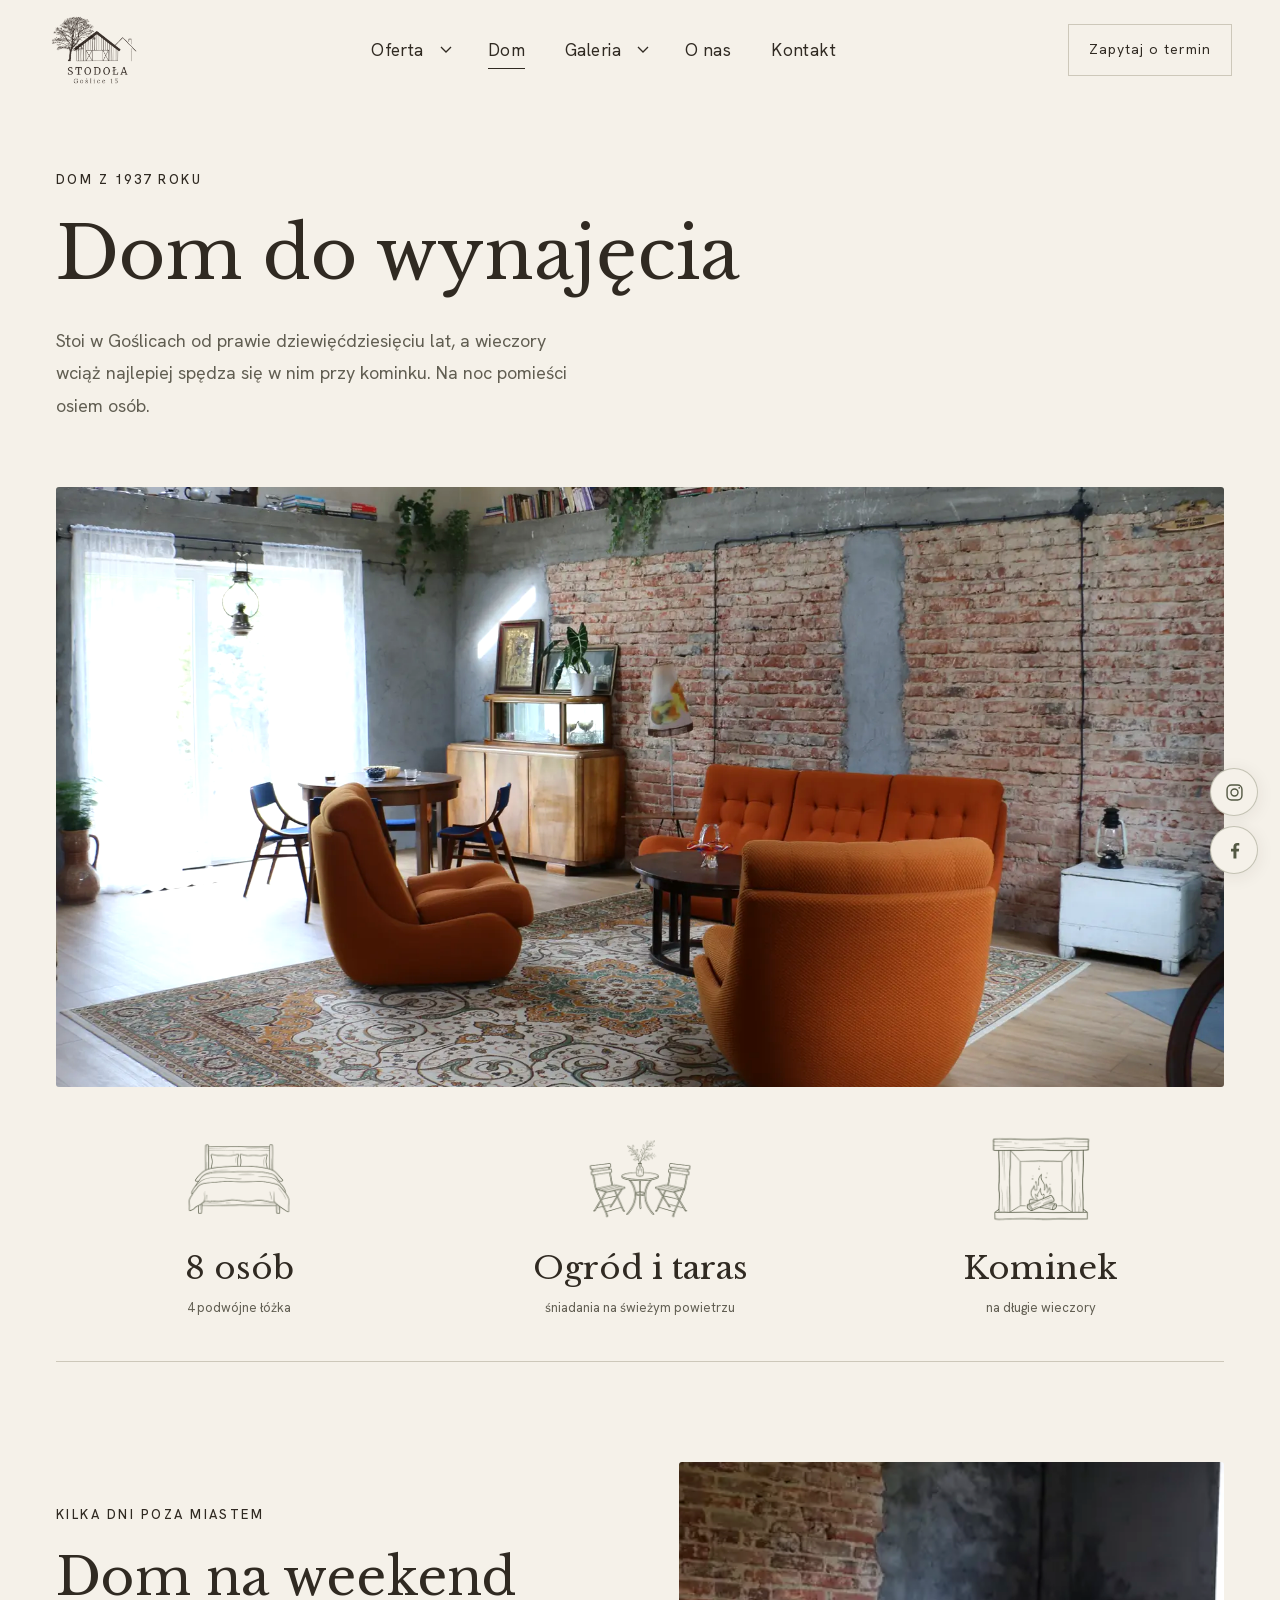
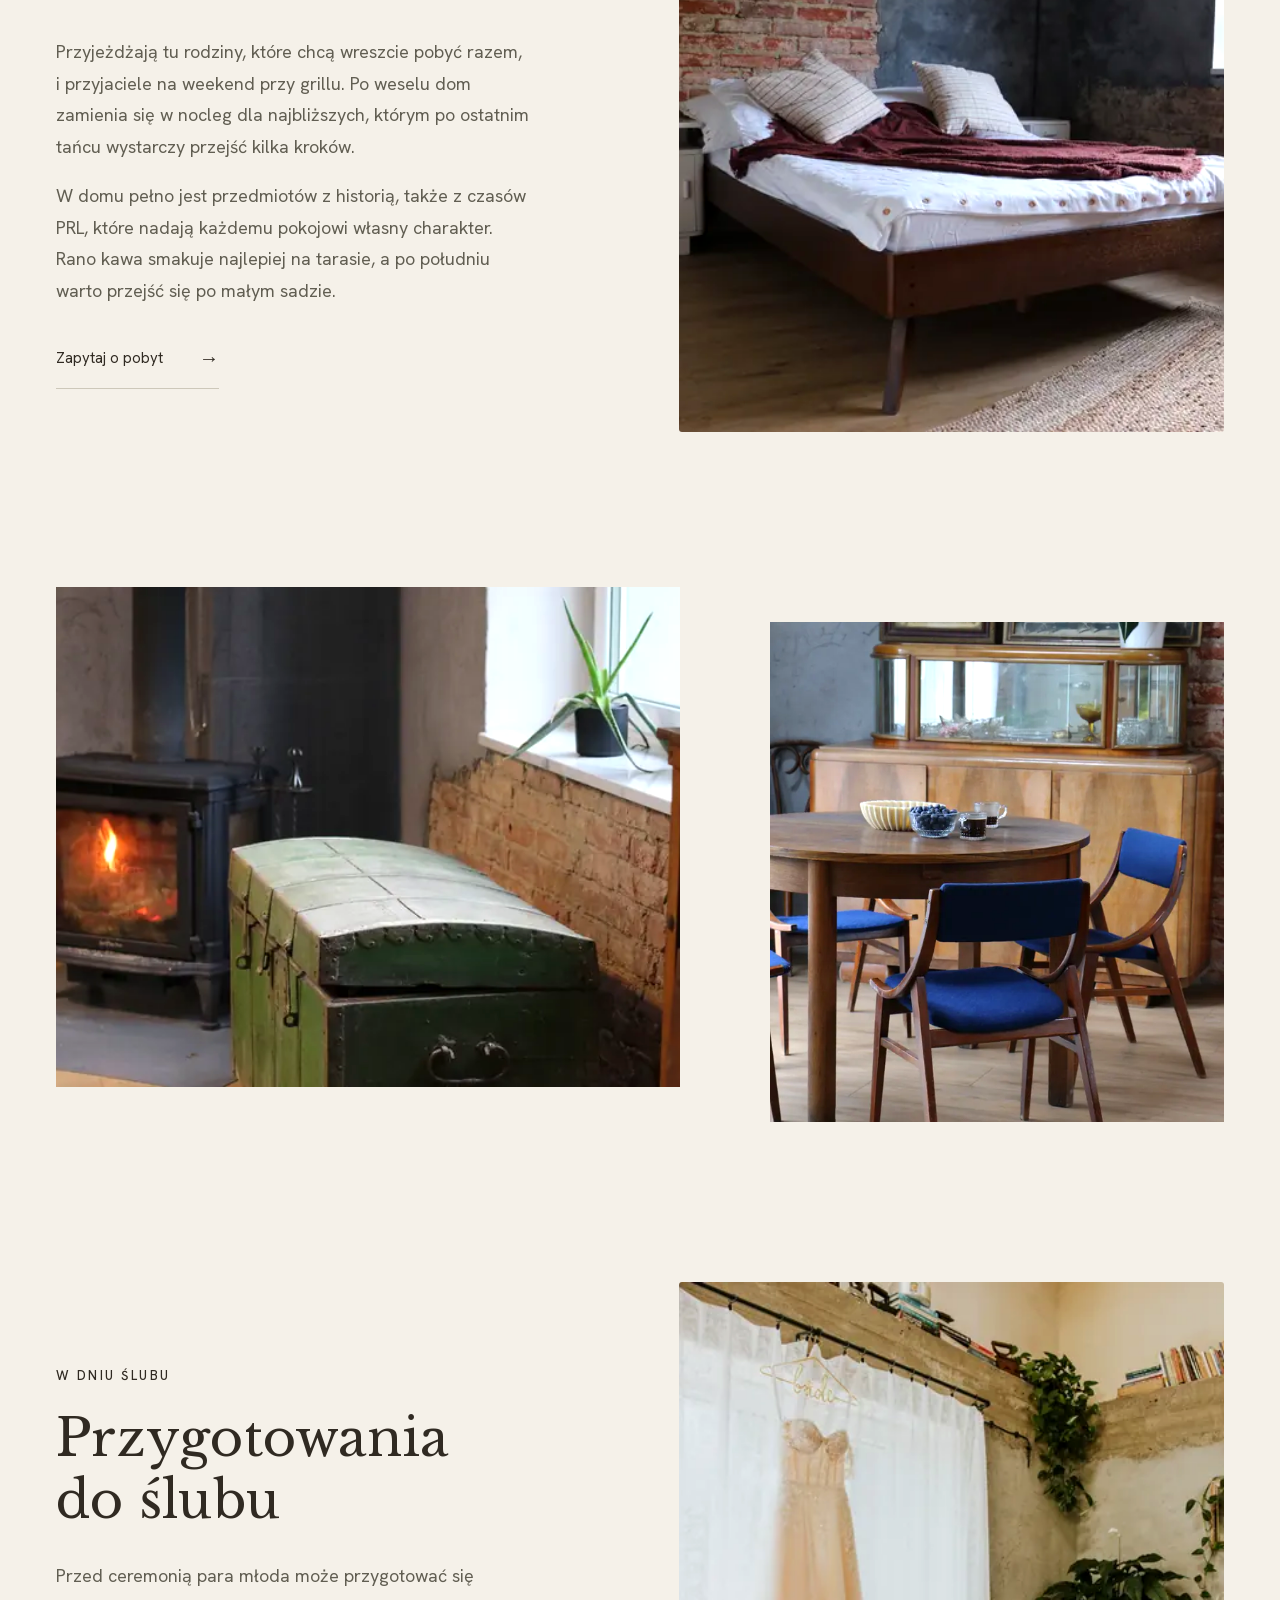
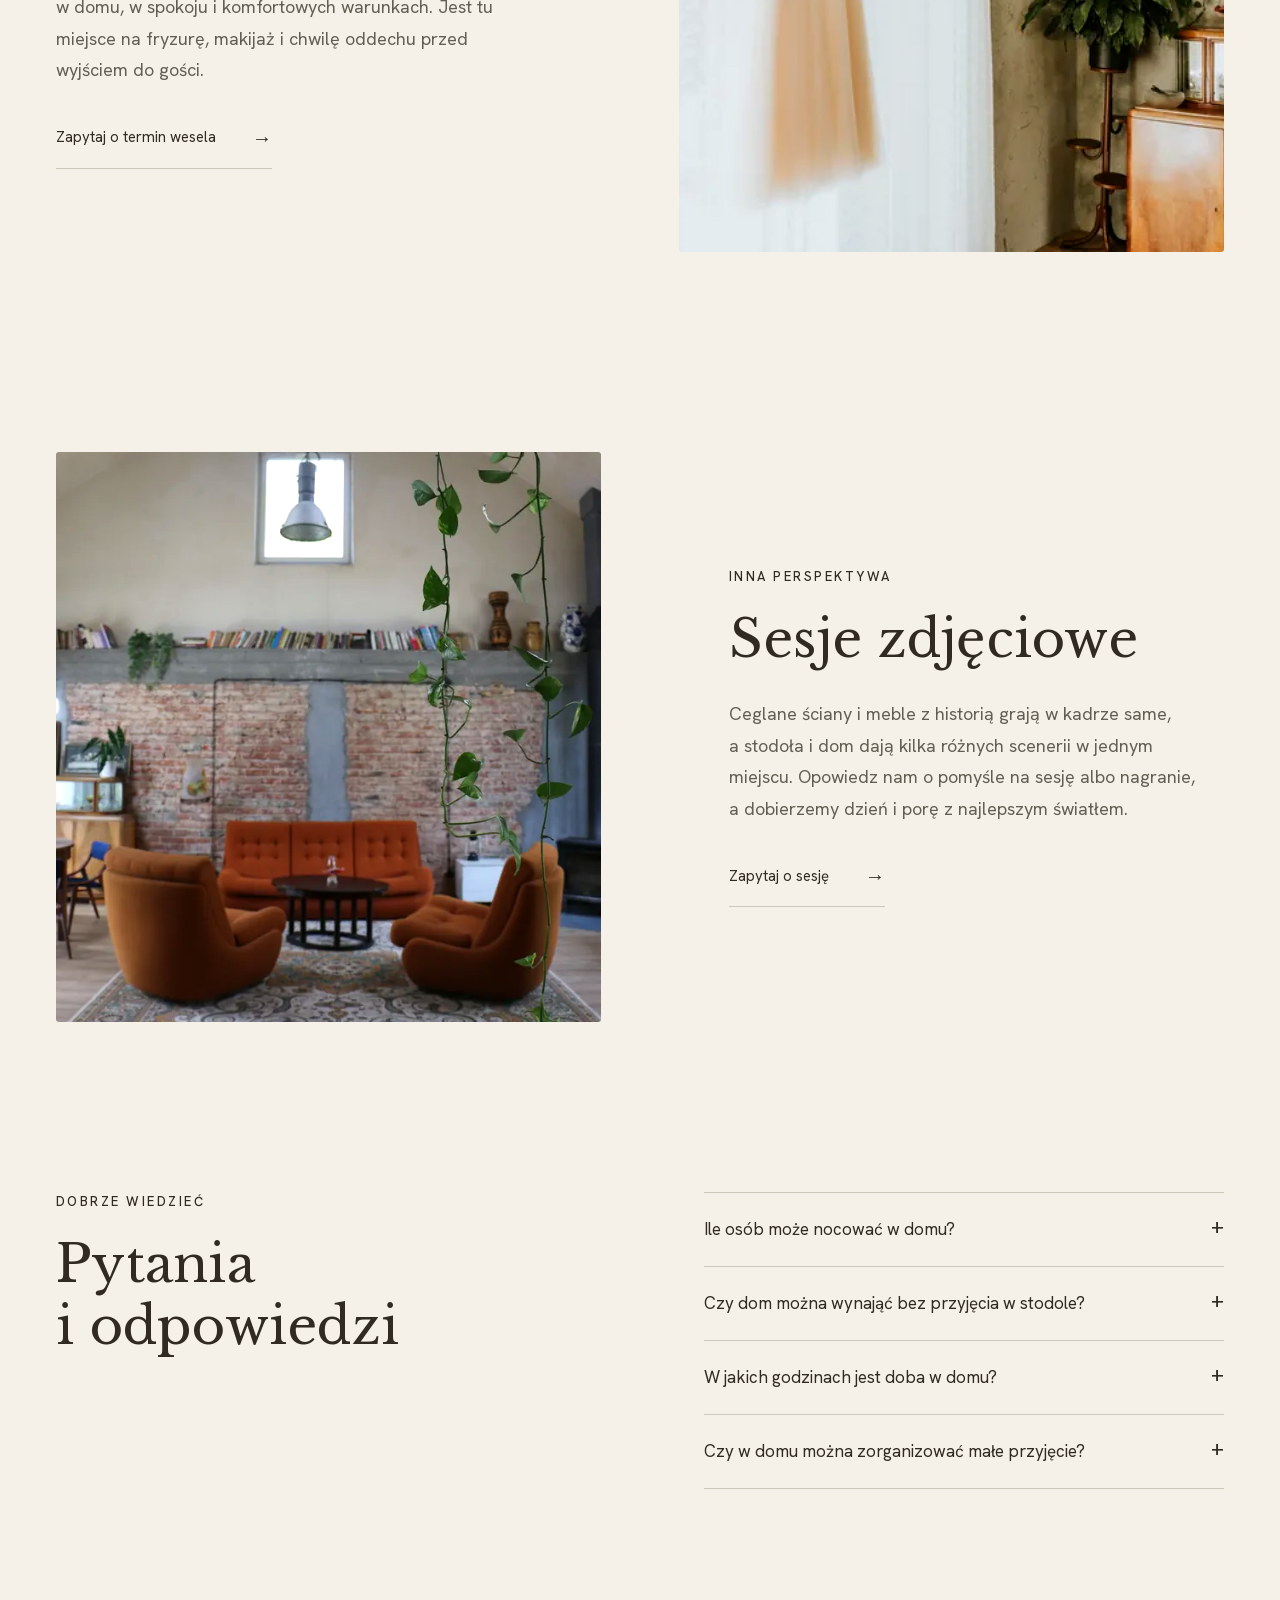
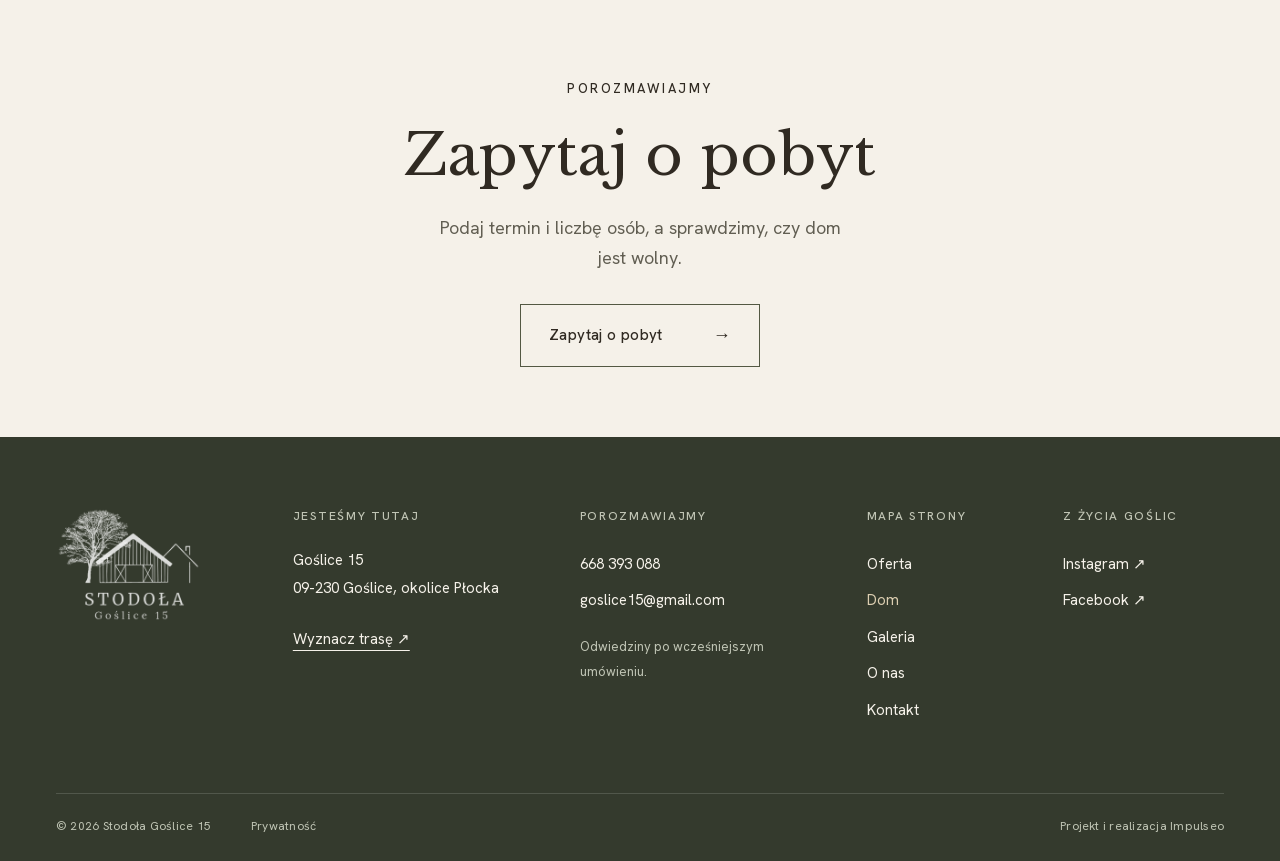
<file: dom.html>
<!doctype html><html lang="pl"><head><meta charset="UTF-8"><meta name="viewport" content="width=device-width,initial-scale=1"><script>document.documentElement.classList.add('js')</script><title>Dom do wynajęcia w Goślicach | Stodoła Goślice 15</title><meta name="description" content="Przedwojenny dom pod Płockiem dla ośmiu osób, z kominkiem, tarasem i małym sadem. Na weekend za miastem, nocleg po weselu i sesje zdjęciowe."><meta name="robots" content="noindex,nofollow,noarchive"><meta name="theme-color" content="#FBF6EE"><link rel="canonical" href="https://impulseo-pl.github.io/stodola-goslice-15-podglad/dom.html"><link rel="icon" href="img/favicon.png" type="image/png"><meta property="og:url" content="https://impulseo-pl.github.io/stodola-goslice-15-podglad/dom.html"><meta property="og:type" content="website"><meta property="og:title" content="Dom do wynajęcia w Goślicach | Stodoła Goślice 15"><meta property="og:description" content="Przedwojenny dom pod Płockiem dla ośmiu osób, z kominkiem, tarasem i małym sadem. Na weekend za miastem, nocleg po weselu i sesje zdjęciowe."><meta property="og:image" content="https://impulseo-pl.github.io/stodola-goslice-15-podglad/img/hero.jpg"><meta property="og:locale" content="pl_PL"><meta property="og:image:width" content="1200"><meta property="og:image:height" content="630"><meta property="og:image:alt" content="Ceglane wnętrze Stodoły Goślice 15 przygotowane na przyjęcie"><meta name="twitter:card" content="summary_large_image"><link rel="preload" href="assets/fonts/libre-baskerville-latin.woff2" as="font" type="font/woff2" crossorigin><link rel="preload" href="assets/fonts/libre-baskerville-latin-ext.woff2" as="font" type="font/woff2" crossorigin><link rel="preload" href="assets/fonts/hanken-grotesk-latin.woff2" as="font" type="font/woff2" crossorigin><link rel="preload" href="assets/fonts/hanken-grotesk-latin-ext.woff2" as="font" type="font/woff2" crossorigin><link rel="preload" href="img/logo.png" as="image" fetchpriority="high"><link rel="stylesheet" href="assets/rdzen.css?v=19"><link rel="stylesheet" href="assets/app.css?v=20261104-strzalki"><script defer src="assets/rdzen.js?v=19"></script><script defer src="assets/app.js?v=20261029-nav-3"></script></head><body class="page-dom"><a class="skip" href="#tresc">Przejdź do treści</a><header class="top"><div class="header-inner"><a class="brand" href="index.html" aria-label="Stodoła Goślice 15, strona główna"><img src="img/logo.png" width="318" height="252" alt="Stodoła Goślice 15"></a><button class="burger" aria-expanded="false" aria-controls="menu"><span>Menu</span><i aria-hidden="true"></i></button><nav class="nav" id="menu" aria-label="Główna nawigacja"><div class="offer-nav " data-open="false" data-disclosure="ofertę"><div class="offer-nav-row"><a class="offer-nav-link" href="oferta.html">Oferta</a><button class="offer-toggle" type="button" aria-label="Rozwiń ofertę" aria-expanded="false" aria-controls="oferta-menu"><svg width="12" height="8" viewBox="0 0 12 8" aria-hidden="true"><path d="m1 1 5 5 5-5" fill="none" stroke="currentColor" stroke-width="1.3"/></svg></button></div><ul class="offer-panel nav-panel" id="oferta-menu" aria-label="Oferta"><li><a href="oferta.html#wesela"><span class="offer-label">Wesela</span><span class="offer-direction" aria-hidden="true">↗︎</span></a></li><li><a href="oferta.html#przyjecia"><span class="offer-label">Przyjęcia okolicznościowe</span><span class="offer-direction" aria-hidden="true">↗︎</span></a></li><li><a href="oferta.html#chrzciny"><span class="offer-label">Chrzciny</span><span class="offer-direction" aria-hidden="true">↗︎</span></a></li><li><a href="oferta.html#komunie"><span class="offer-label">Komunie</span><span class="offer-direction" aria-hidden="true">↗︎</span></a></li><li><a href="oferta.html#firmowe"><span class="offer-label">Spotkania firmowe</span><span class="offer-direction" aria-hidden="true">↗︎</span></a></li><li><a href="oferta.html#dom"><span class="offer-label">Wynajem domu</span><span class="offer-direction" aria-hidden="true">↗︎</span></a></li><li><a href="oferta.html#catering"><span class="offer-label">Catering świąteczny</span><span class="offer-direction" aria-hidden="true">↗︎</span></a></li><li><a href="oferta.html#sesje"><span class="offer-label">Sesje zdjęciowe</span><span class="offer-direction" aria-hidden="true">↗︎</span></a></li><li class="offer-overview"><a class="offer-all" href="oferta.html">Zobacz całą ofertę<span aria-hidden="true">→</span></a></li></ul></div><a href="dom.html" aria-current="page" >Dom<span class="nav-arrow" aria-hidden="true">→</span></a><div class="offer-nav gallery-nav" data-open="false" data-disclosure="galerię"><div class="offer-nav-row"><a class="offer-nav-link" href="galeria.html">Galeria</a><button class="offer-toggle" type="button" aria-label="Rozwiń galerię" aria-expanded="false" aria-controls="galeria-menu"><svg width="12" height="8" viewBox="0 0 12 8" aria-hidden="true"><path d="m1 1 5 5 5-5" fill="none" stroke="currentColor" stroke-width="1.3"/></svg></button></div><ul class="offer-panel nav-panel" id="galeria-menu" aria-label="Galeria"><li><a href="galeria.html#stodola"><span class="offer-label">Stodoła</span><span class="offer-direction" aria-hidden="true">↗︎</span></a></li><li><a href="galeria.html#plener"><span class="offer-label">Plener</span><span class="offer-direction" aria-hidden="true">↗︎</span></a></li><li><a href="galeria.html#dom"><span class="offer-label">Dom</span><span class="offer-direction" aria-hidden="true">↗︎</span></a></li><li><a href="galeria.html#detale"><span class="offer-label">Detale</span><span class="offer-direction" aria-hidden="true">↗︎</span></a></li><li class="offer-overview"><a class="offer-all" href="galeria.html">Zobacz całą galerię<span aria-hidden="true">→</span></a></li></ul></div><a href="o-nas.html" >O nas<span class="nav-arrow" aria-hidden="true">→</span></a><a href="kontakt.html" >Kontakt<span class="nav-arrow" aria-hidden="true">→</span></a></nav><a class="header-phone" href="kontakt.html">Zapytaj o termin</a></div></header><main id="tresc"><header class="page-intro wrap"><p class="eyebrow">DOM Z 1937 ROKU</p><h1>Dom do wynajęcia</h1><p class="intro-lead">Stoi w Goślicach od prawie dziewięćdziesięciu lat, a wieczory wciąż najlepiej spędza się w nim przy kominku. Na noc pomieści osiem osób.</p></header><div class="wide-photo wrap"><figure class="photo "><img class="" src="img/salon-r3-1100.webp" srcset="img/salon-r3-640.webp 640w, img/salon-r3-800.webp 800w, img/salon-r3-1100.webp 1100w, img/salon-r3-1800.webp 1800w, img/salon-r3-2880.webp 2880w" sizes="100vw" width="1800" height="1286" alt="Wnętrze domu z miejscem do wspólnego wypoczynku" loading="eager" fetchpriority="high" decoding="async"></figure></div><section class="house-facts wrap"><p><img class="flow-icon " src="img/flow-nocleg.webp" alt="" aria-hidden="true" width="240" height="200" loading="lazy" decoding="async"><b>8 osób</b><span>4 podwójne łóżka</span></p><p><img class="flow-icon " src="img/flow-ogrod.webp" alt="" aria-hidden="true" width="240" height="200" loading="lazy" decoding="async"><b>Ogród i taras</b><span>śniadania na świeżym powietrzu</span></p><p><img class="flow-icon " src="img/flow-kominek.webp" alt="" aria-hidden="true" width="240" height="200" loading="lazy" decoding="async"><b>Kominek</b><span>na długie wieczory</span></p></section><section class="split wrap reverse"><figure class="photo "><img class="" src="img/sypialnia-r3-1100.webp" srcset="img/sypialnia-r3-640.webp 640w, img/sypialnia-r3-800.webp 800w, img/sypialnia-r3-1100.webp 1100w, img/sypialnia-r3-1800.webp 1800w" sizes="(max-width: 800px) 100vw, 50vw" width="1800" height="1286" alt="Sypialnia w domu Goślice 15" loading="eager" decoding="async"></figure><div class="split-copy"><p class="eyebrow">KILKA DNI POZA MIASTEM</p><h2>Dom na weekend</h2><p>Przyjeżdżają tu rodziny, które chcą wreszcie pobyć razem, i przyjaciele na weekend przy grillu. Po weselu dom zamienia się w nocleg dla najbliższych, którym po ostatnim tańcu wystarczy przejść kilka kroków.</p><p>W domu pełno jest przedmiotów z historią, także z czasów PRL, które nadają każdemu pokojowi własny charakter. Rano kawa smakuje najlepiej na tarasie, a po południu warto przejść się po małym sadzie.</p><a class="text-link" href="kontakt.html?okazja=Wynajem%20domu">Zapytaj o pobyt<span aria-hidden="true">→</span></a></div></section><section class="house-pair wrap"><figure class="photo "><img class="" src="img/kominek-r3-1100.webp" srcset="img/kominek-r3-640.webp 640w, img/kominek-r3-800.webp 800w, img/kominek-r3-1100.webp 1100w, img/kominek-r3-1800.webp 1800w" sizes="(max-width: 800px) 100vw, 50vw" width="1800" height="1200" alt="Kominek i stary zielony kufer w domu" loading="lazy" decoding="async"><figcaption>Wieczór przy kominku.</figcaption></figure><figure class="photo "><img class="" src="img/jadalnia-r3-1100.webp" srcset="img/jadalnia-r3-640.webp 640w, img/jadalnia-r3-800.webp 800w, img/jadalnia-r3-1100.webp 1100w, img/jadalnia-r3-1800.webp 1800w" sizes="(max-width: 800px) 100vw, 50vw" width="1800" height="2520" alt="Stół w jadalni domu Goślice 15" loading="lazy" decoding="async"><figcaption>Jadalnia w domu</figcaption></figure></section><section class="split wrap reverse"><figure class="photo "><img class="" src="img/dom-suknia-r3-1100.webp" srcset="img/dom-suknia-r3-640.webp 640w, img/dom-suknia-r3-800.webp 800w, img/dom-suknia-r3-1100.webp 1100w, img/dom-suknia-r3-1800.webp 1800w" sizes="(max-width: 800px) 100vw, 50vw" width="1800" height="1201" alt="Suknia ślubna przy oknie w salonie domu" loading="lazy" decoding="async"></figure><div class="split-copy"><p class="eyebrow">W DNIU ŚLUBU</p><h2>Przygotowania do ślubu</h2><p>Przed ceremonią para młoda może przygotować się w domu, w spokoju i komfortowych warunkach. Jest tu miejsce na fryzurę, makijaż i chwilę oddechu przed wyjściem do gości.</p><a class="text-link" href="kontakt.html?okazja=Wesele">Zapytaj o termin wesela<span aria-hidden="true">→</span></a></div></section><section class="split wrap "><figure class="photo "><img class="" src="img/wypoczynek-r3-1100.webp" srcset="img/wypoczynek-r3-640.webp 640w, img/wypoczynek-r3-800.webp 800w, img/wypoczynek-r3-1100.webp 1100w, img/wypoczynek-r3-1800.webp 1800w" sizes="(max-width: 800px) 100vw, 50vw" width="1800" height="2520" alt="Miejsce do odpoczynku w domu" loading="lazy" decoding="async"></figure><div class="split-copy"><p class="eyebrow">INNA PERSPEKTYWA</p><h2>Sesje zdjęciowe</h2><p>Ceglane ściany i meble z historią grają w kadrze same, a stodoła i dom dają kilka różnych scenerii w jednym miejscu. Opowiedz nam o pomyśle na sesję albo nagranie, a dobierzemy dzień i porę z najlepszym światłem.</p><a class="text-link" href="kontakt.html?okazja=Sesja%20zdj%C4%99ciowa">Zapytaj o sesję<span aria-hidden="true">→</span></a></div></section><section class="faq wrap"><div><p class="eyebrow">DOBRZE WIEDZIEĆ</p><h2>Pytania i odpowiedzi</h2></div><div><details><summary>Ile osób może nocować w domu?<span aria-hidden="true">+</span></summary><p>Osiem dorosłych osób, w czterech podwójnych łóżkach. To dobra liczba na nocleg dla najbliższych po weselu albo weekend dwóch zaprzyjaźnionych rodzin.</p></details><details><summary>Czy dom można wynająć bez przyjęcia w stodole?<span aria-hidden="true">+</span></summary><p>Tak, dom wynajmujemy także na zwykłe weekendy i dłuższy odpoczynek za miastem.</p></details><details><summary>W jakich godzinach jest doba w domu?<span aria-hidden="true">+</span></summary><p>Dom jest do twojej dyspozycji od 15:00 w dniu przyjazdu do 12:00 w dniu wyjazdu.</p></details><details><summary>Czy w domu można zorganizować małe przyjęcie?<span aria-hidden="true">+</span></summary><p>Tak, do dwudziestu osób. To dobre miejsce na kameralne urodziny, spotkanie firmowe albo obiad po chrzcie.</p></details></div></section><section class="invitation wrap"><p class="eyebrow">POROZMAWIAJMY</p><h2>Zapytaj o pobyt</h2><p>Podaj termin i liczbę osób, a sprawdzimy, czy dom jest wolny.</p><a class="button" href="kontakt.html?okazja=Wynajem%20domu">Zapytaj o pobyt<span aria-hidden="true">→</span></a></section></main><footer class="footer"><div class="footer-main wrap"><a class="footer-brand" href="index.html"><img src="img/logo.png" width="318" height="252" alt="Stodoła Goślice 15"></a><div><p class="eyebrow">JESTEŚMY TUTAJ</p><p>Goślice 15<br>09-230 Goślice, okolice Płocka</p><a class="underlink" href="https://share.google/zNsgTgw7Gfr0Usjlz" target="_blank" rel="noopener noreferrer">Wyznacz trasę ↗︎</a></div><div><p class="eyebrow">POROZMAWIAJMY</p><a href="tel:+48668393088">668 393 088</a><a href="mailto:goslice15@gmail.com">goslice15@gmail.com</a><p class="quiet">Odwiedziny po wcześniejszym umówieniu.</p></div><div><p class="eyebrow">MAPA STRONY</p><a href="oferta.html">Oferta</a><a href="dom.html" aria-current="page">Dom</a><a href="galeria.html">Galeria</a><a href="o-nas.html">O nas</a><a href="kontakt.html">Kontakt</a></div><div><p class="eyebrow">Z ŻYCIA GOŚLIC</p><a href="https://www.instagram.com/stodola_goslice15/" target="_blank" rel="noopener noreferrer">Instagram ↗︎</a><a href="https://www.facebook.com/p/Stodo%C5%82a-Go%C5%9Blice-15-100090705344864/" target="_blank" rel="noopener noreferrer">Facebook ↗︎</a></div></div><div class="footer-bottom wrap"><span>© <span data-year>2026</span> Stodoła Goślice 15</span><a href="prywatnosc.html">Prywatność</a><span>Projekt i realizacja <a href="https://impulseo.pl" target="_blank" rel="noopener noreferrer">Impulseo</a></span></div></footer><aside class="social-bubbles" aria-label="Znajdź nas w social mediach"><a href="https://www.instagram.com/stodola_goslice15/" target="_blank" rel="noopener noreferrer" aria-label="Instagram Stodoły Goślice 15 — otwiera nową kartę"><svg viewBox="0 0 24 24" fill="none" stroke="currentColor" stroke-width="1.6" aria-hidden="true"><rect x="3.5" y="3.5" width="17" height="17" rx="5"/><circle cx="12" cy="12" r="4"/><circle cx="17.4" cy="6.7" r="1" fill="currentColor" stroke="none"/></svg><span>Instagram</span></a><a href="https://www.facebook.com/p/Stodo%C5%82a-Go%C5%9Blice-15-100090705344864/" target="_blank" rel="noopener noreferrer" aria-label="Facebook Stodoły Goślice 15 — otwiera nową kartę"><svg viewBox="0 0 24 24" fill="currentColor" aria-hidden="true"><path d="M14.2 21v-8h2.7l.4-3.1h-3.1v-2c0-.9.3-1.5 1.6-1.5h1.7V3.6c-.3 0-1.3-.1-2.5-.1-2.5 0-4.2 1.5-4.2 4.3v2.1H8V13h2.8v8z"/></svg><span>Facebook</span></a></aside><a class="mobile-call" href="tel:+48668393088"><span>Zadzwoń do nas</span><span>668 393 088 ↗︎</span></a><div class="lb" hidden role="dialog" aria-modal="true" aria-label="Powiększone zdjęcie"><button class="lb-x" aria-label="Zamknij zdjęcie">Zamknij <span aria-hidden="true">×</span></button><button class="lb-p" aria-label="Poprzednie zdjęcie">←</button><div class="lb-content"><img alt=""><p class="lb-cap"></p><p class="lb-count" aria-live="polite" aria-atomic="true"></p></div><button class="lb-n" aria-label="Następne zdjęcie">→</button></div></body></html>
</file>
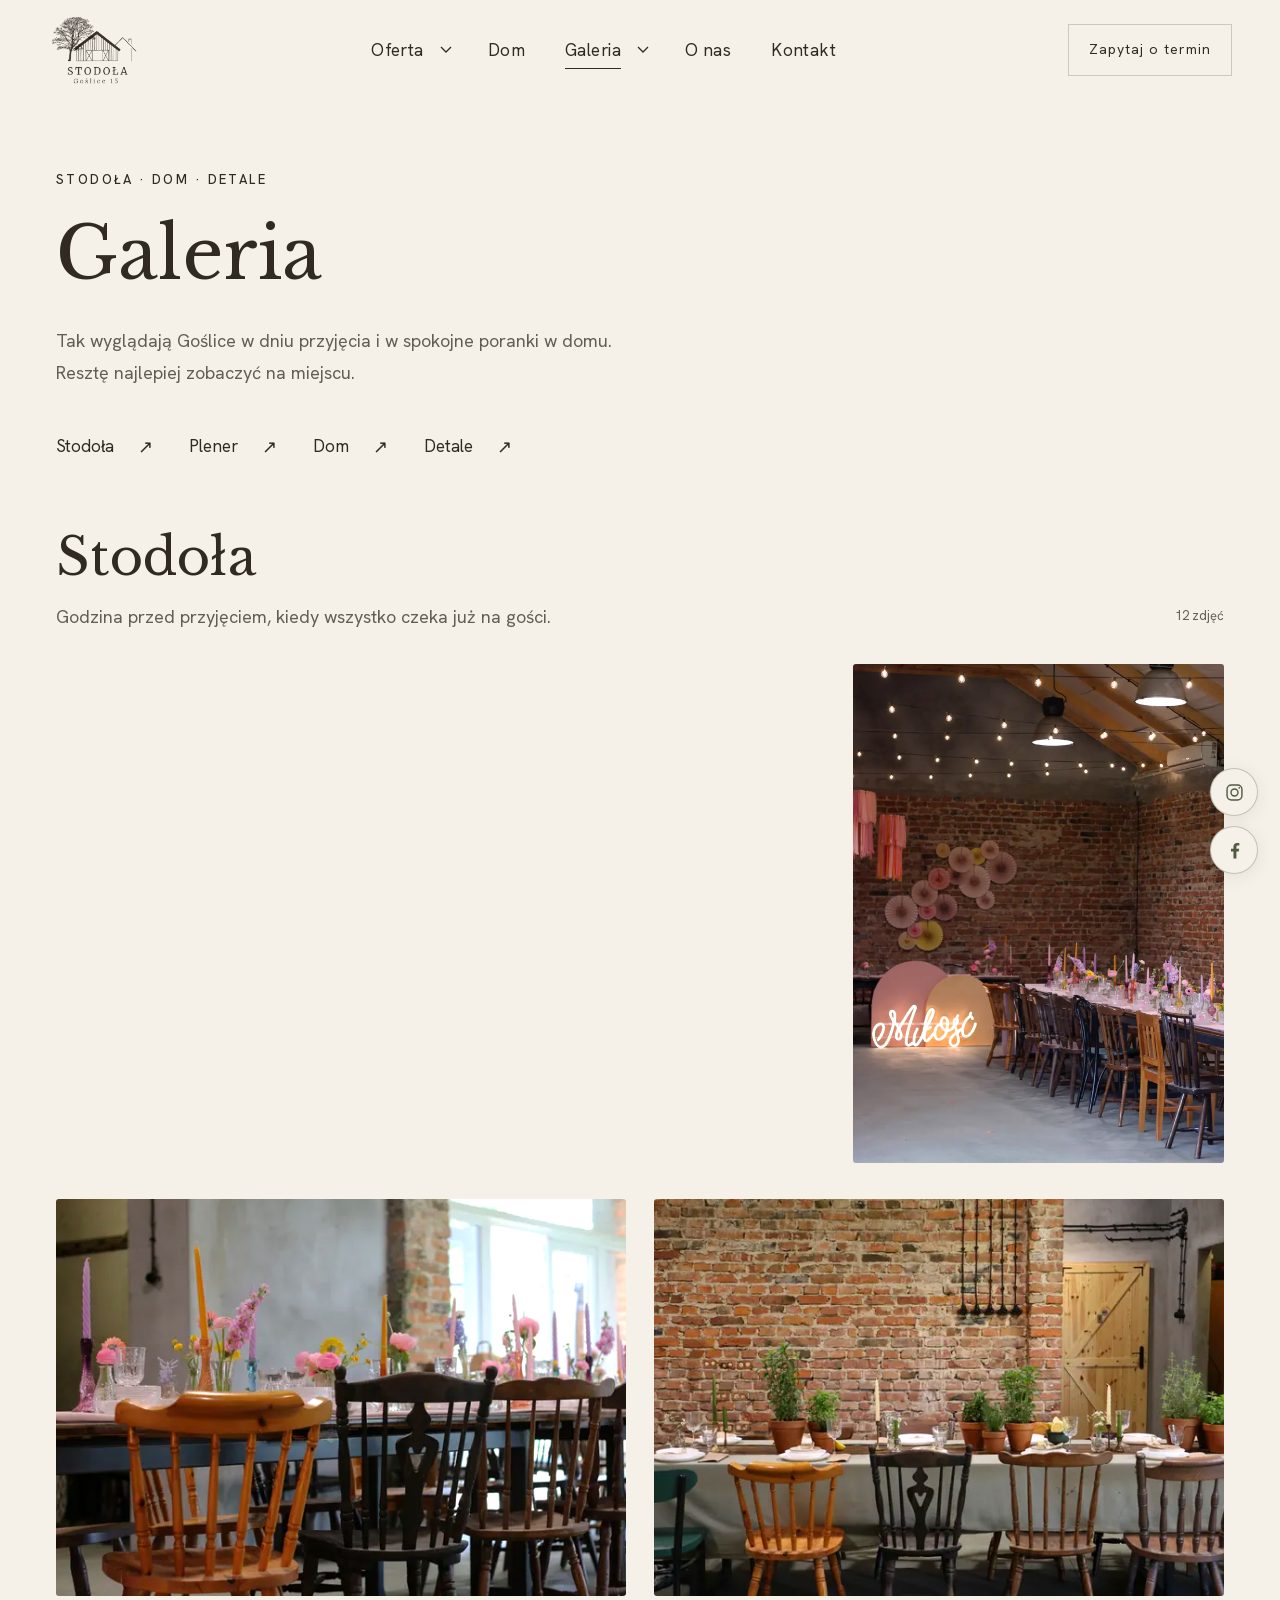
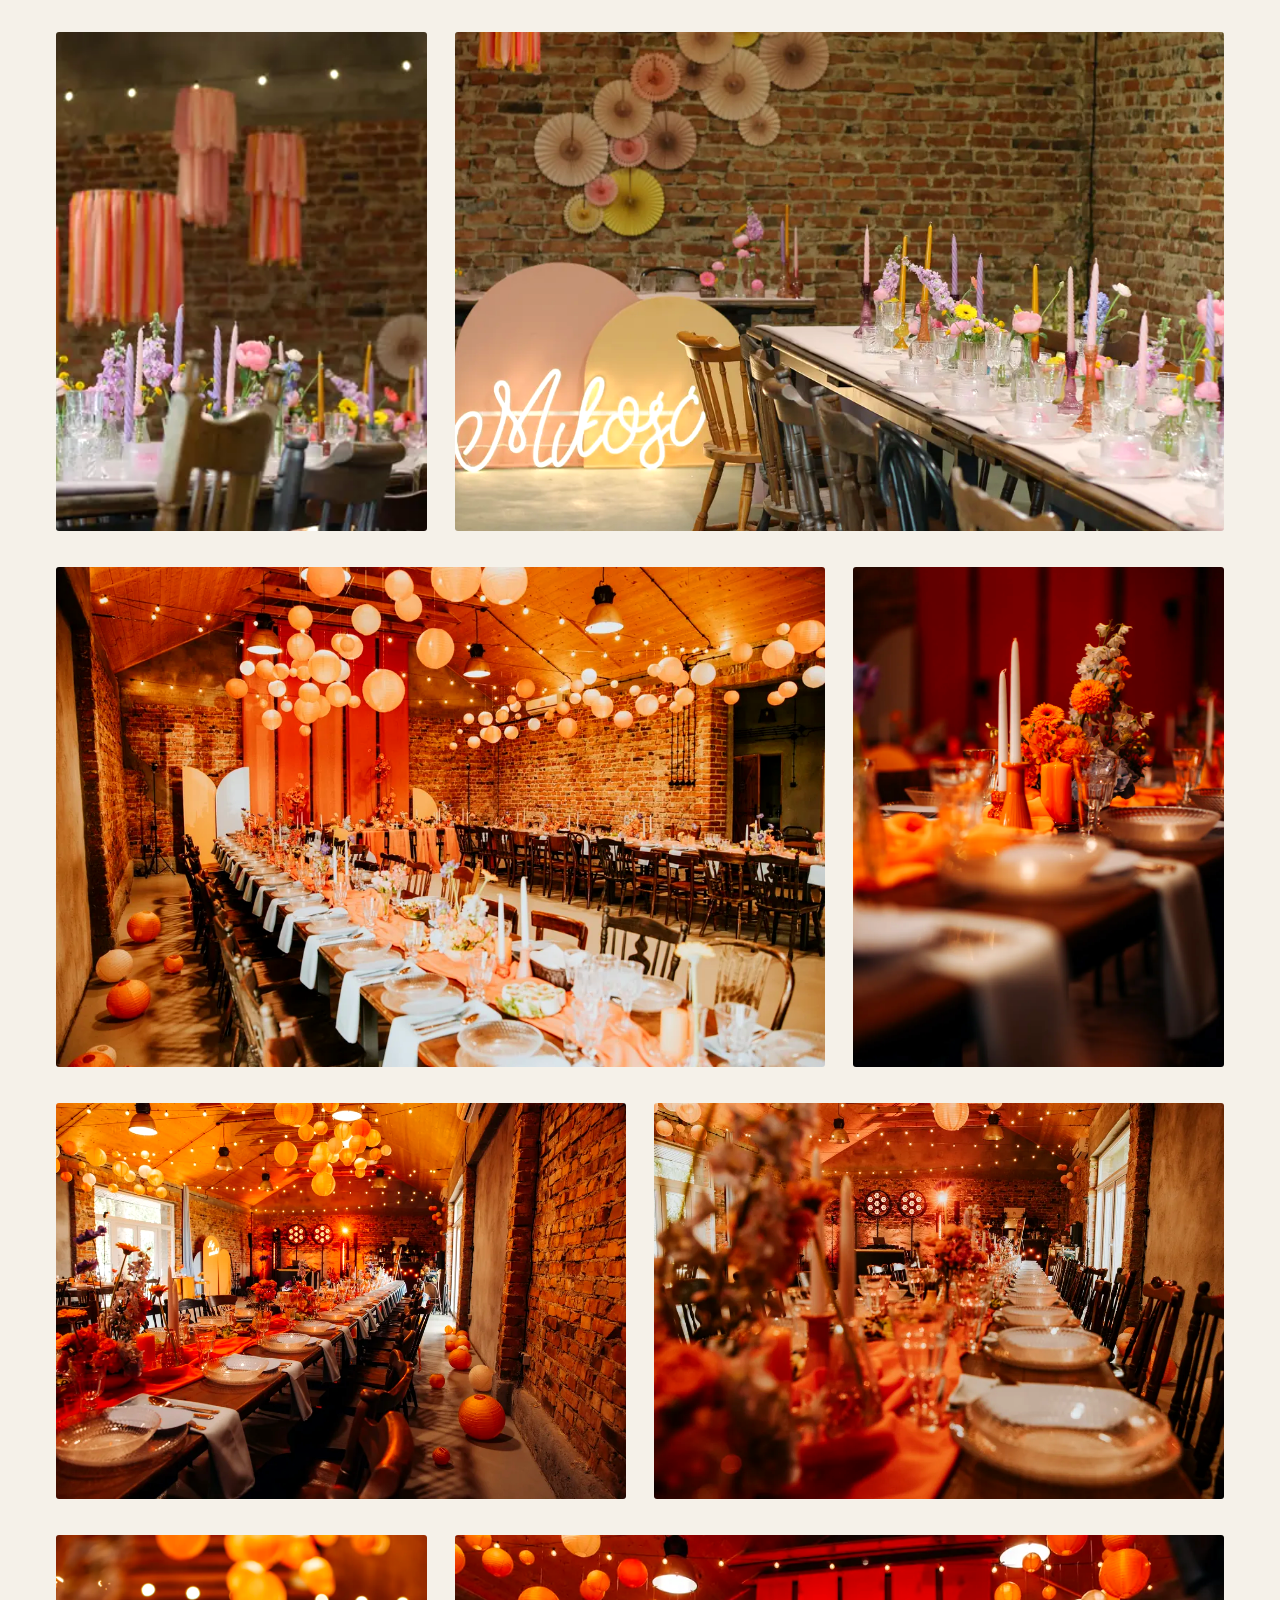
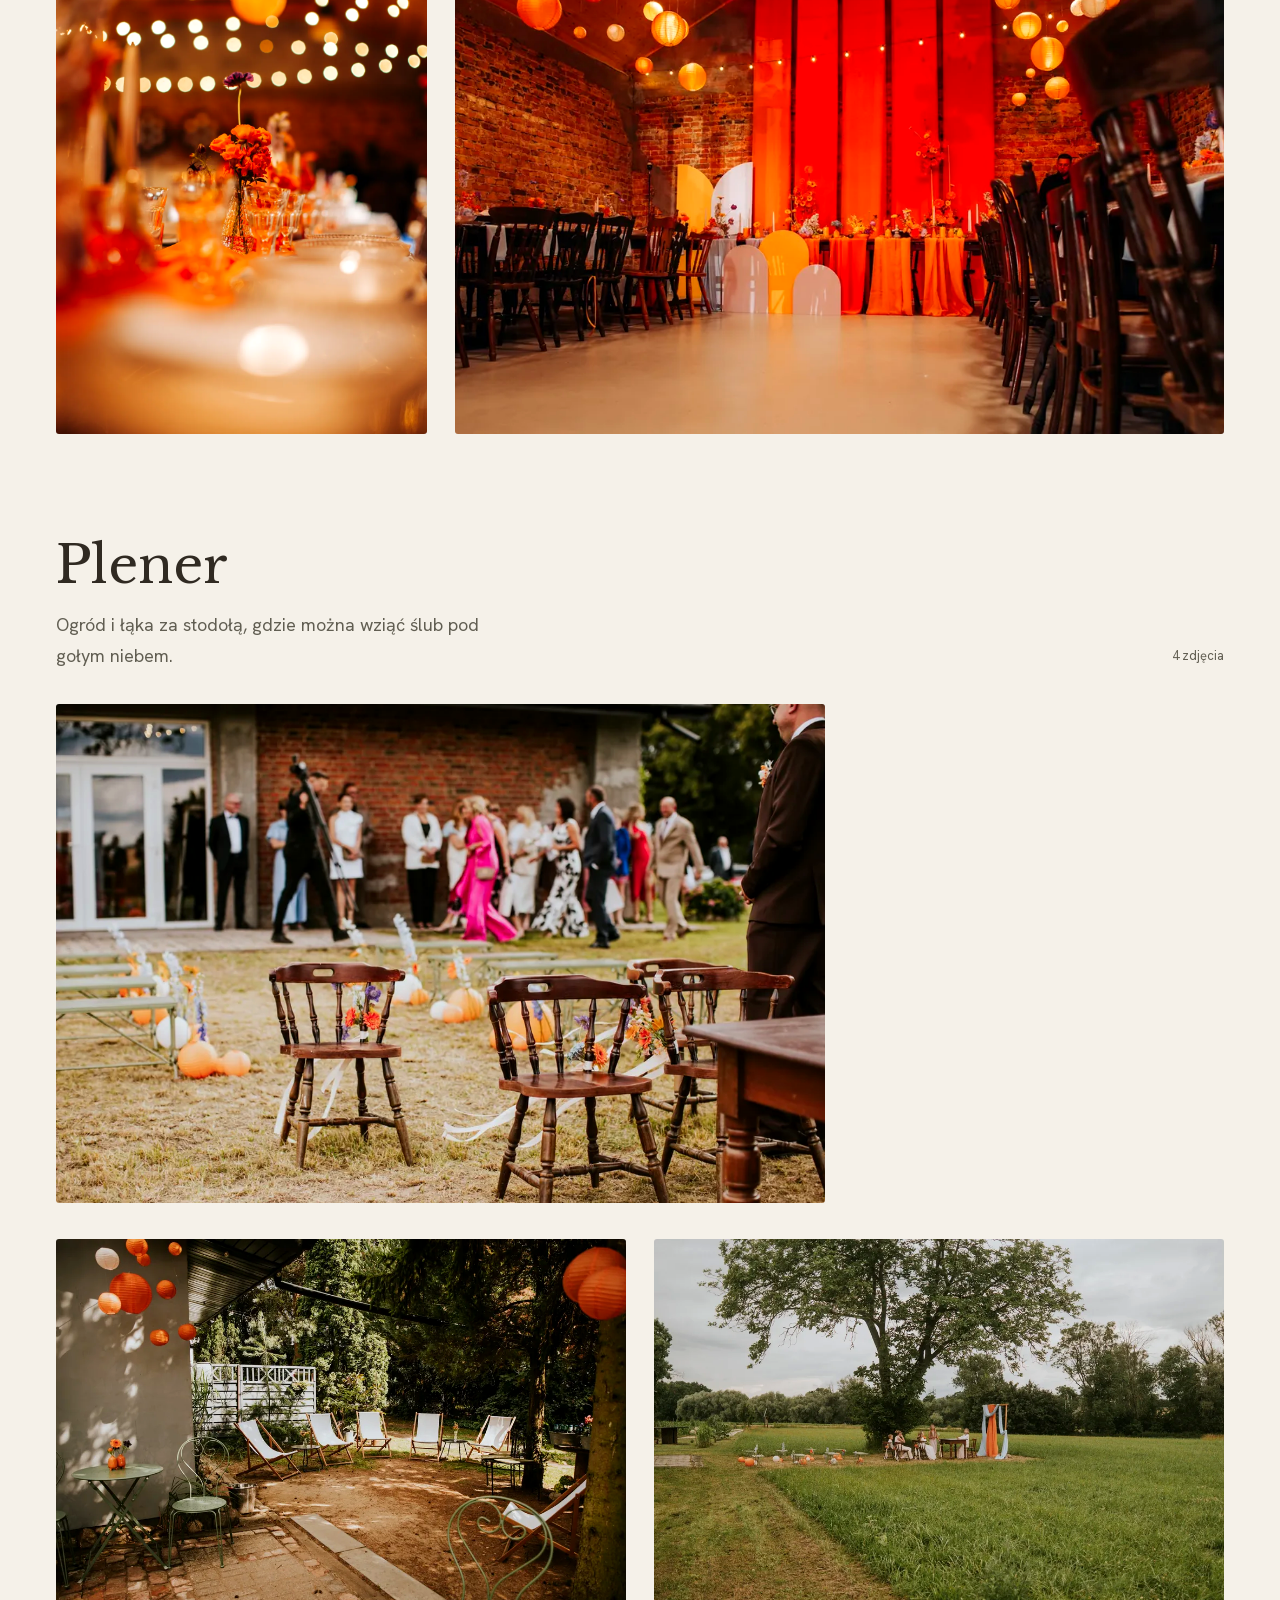
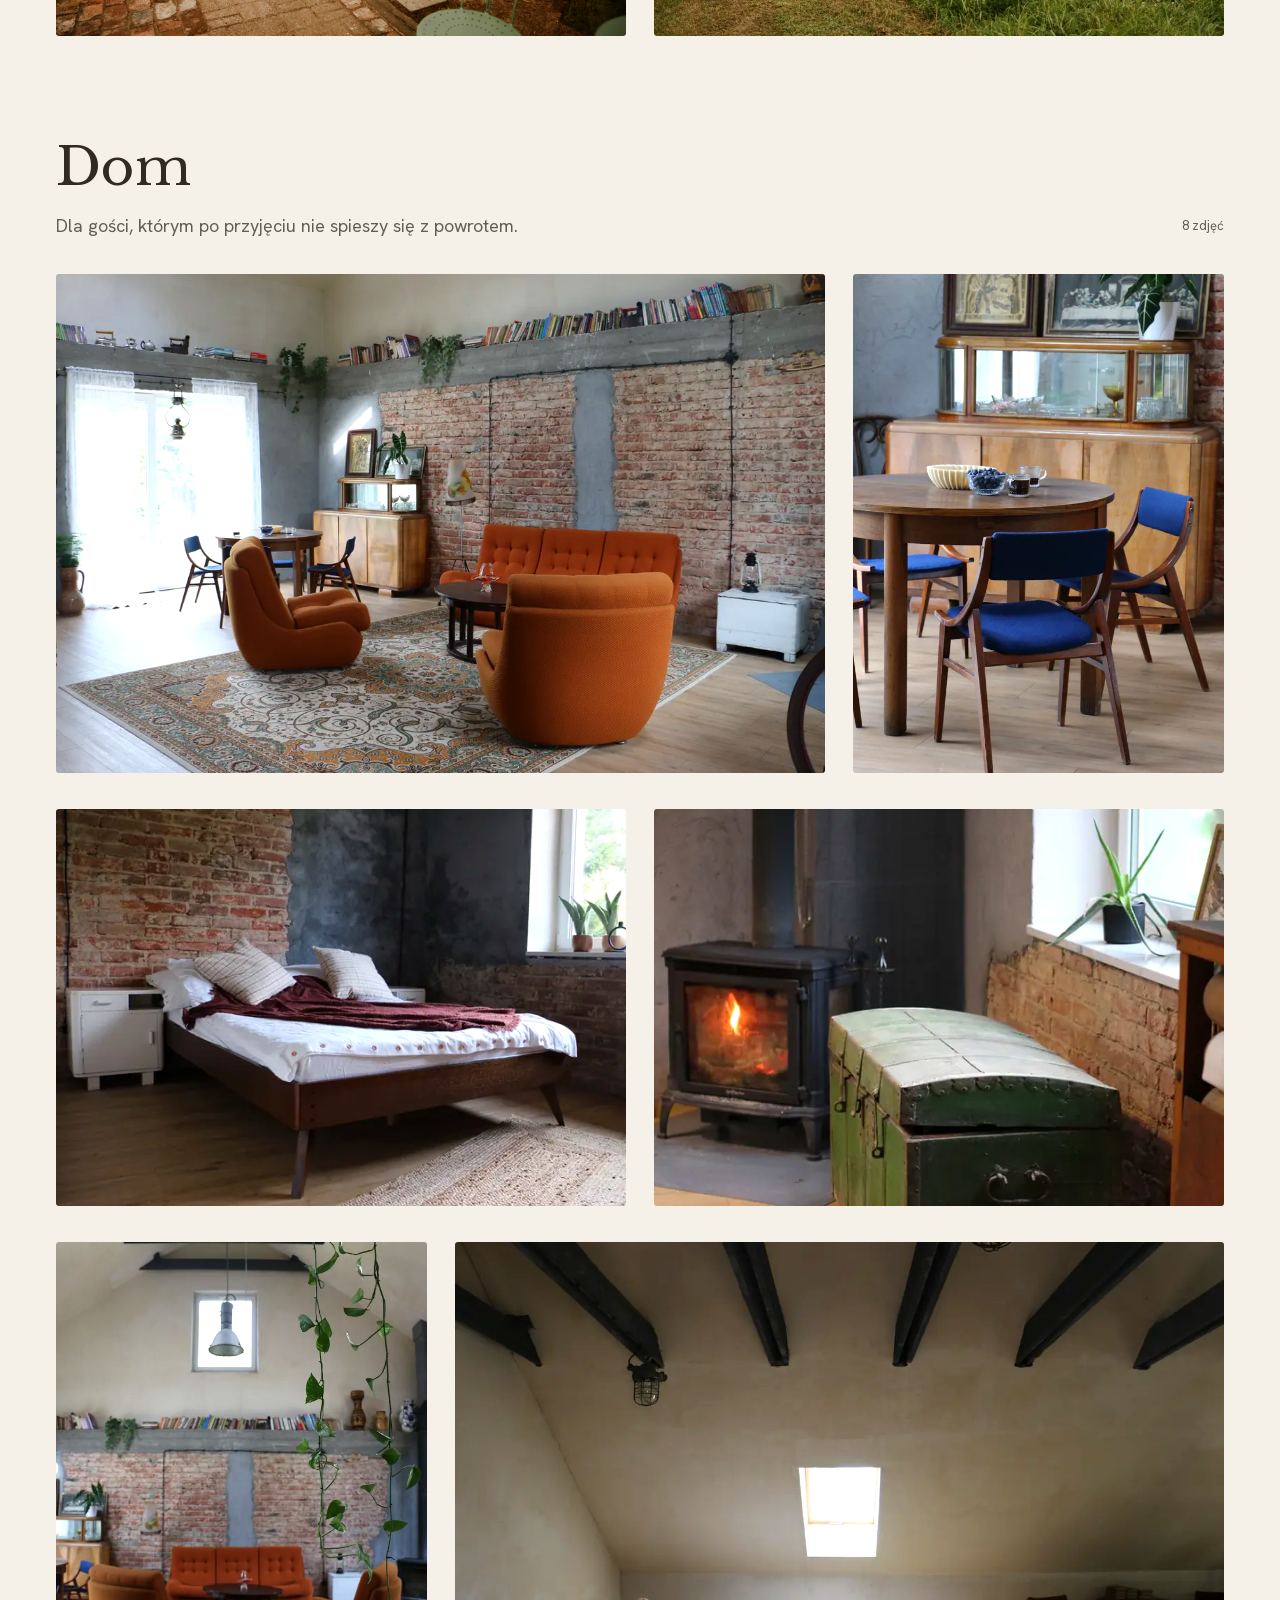
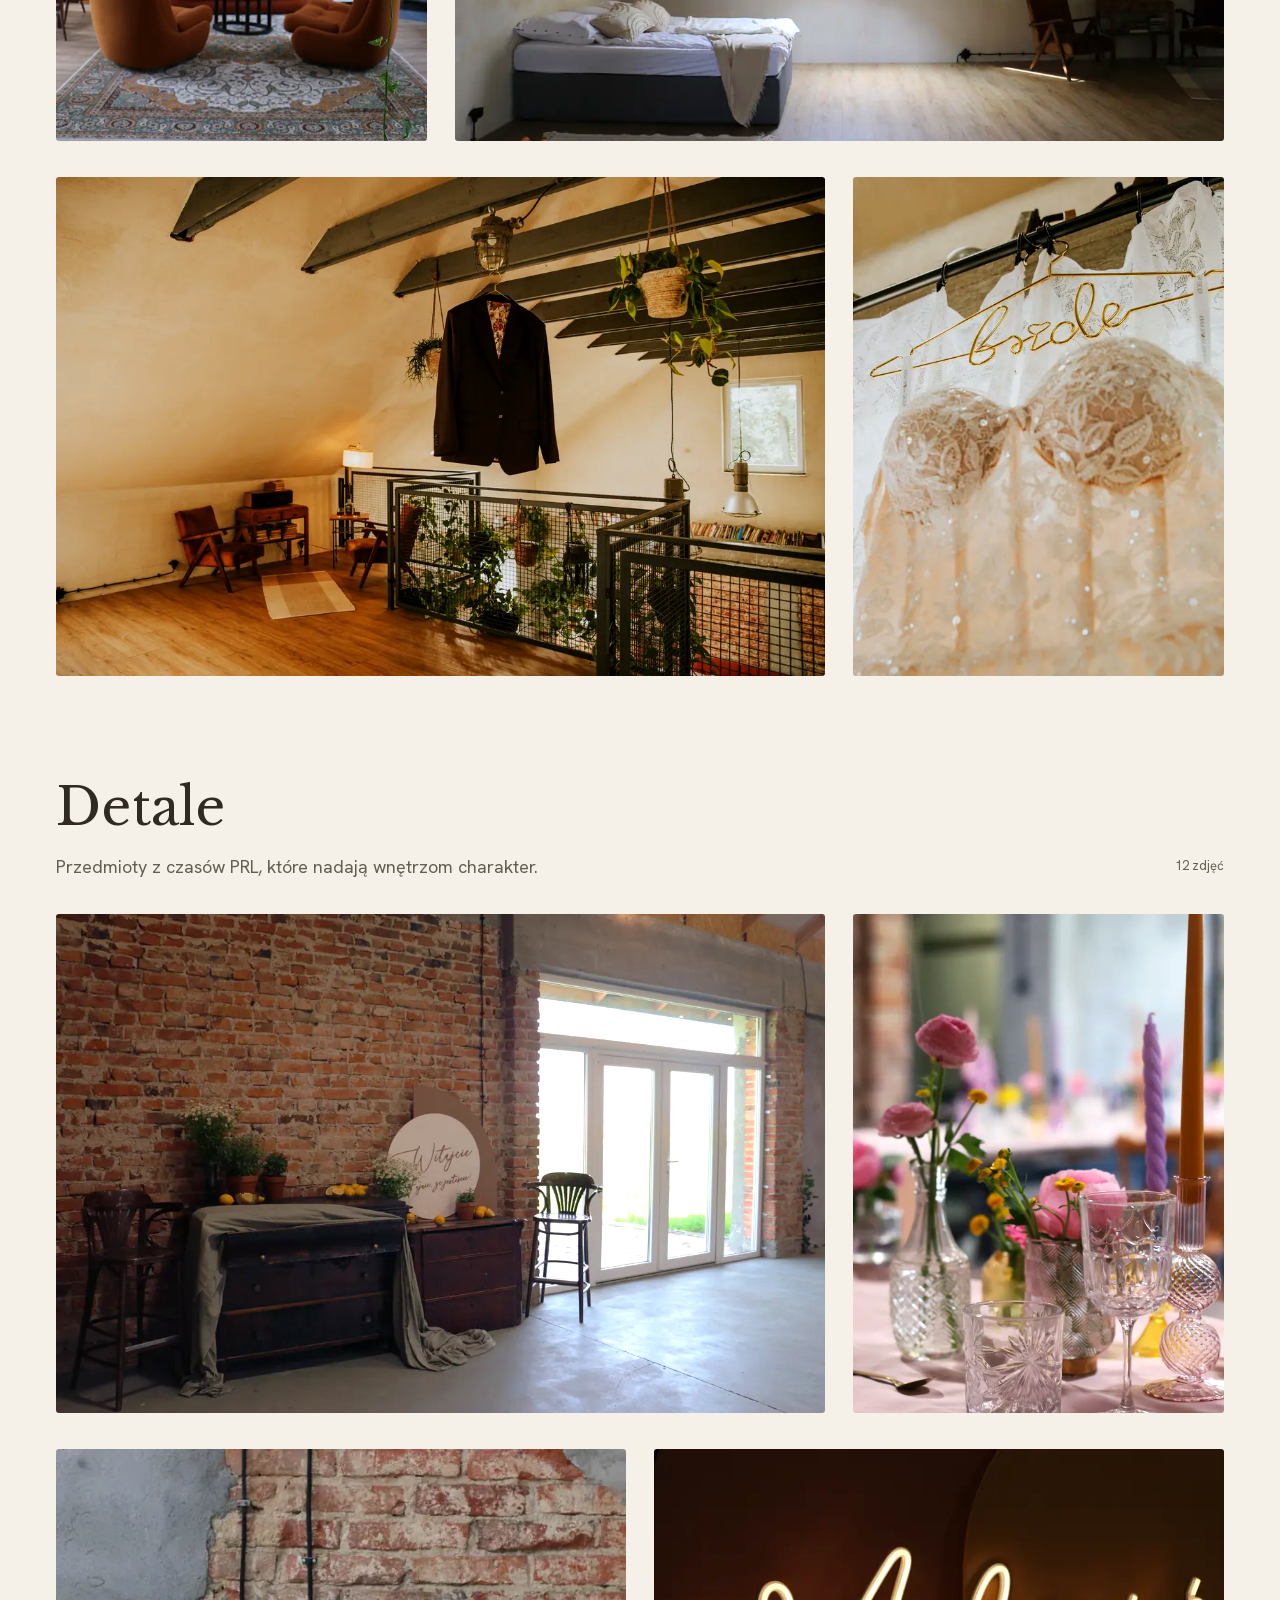
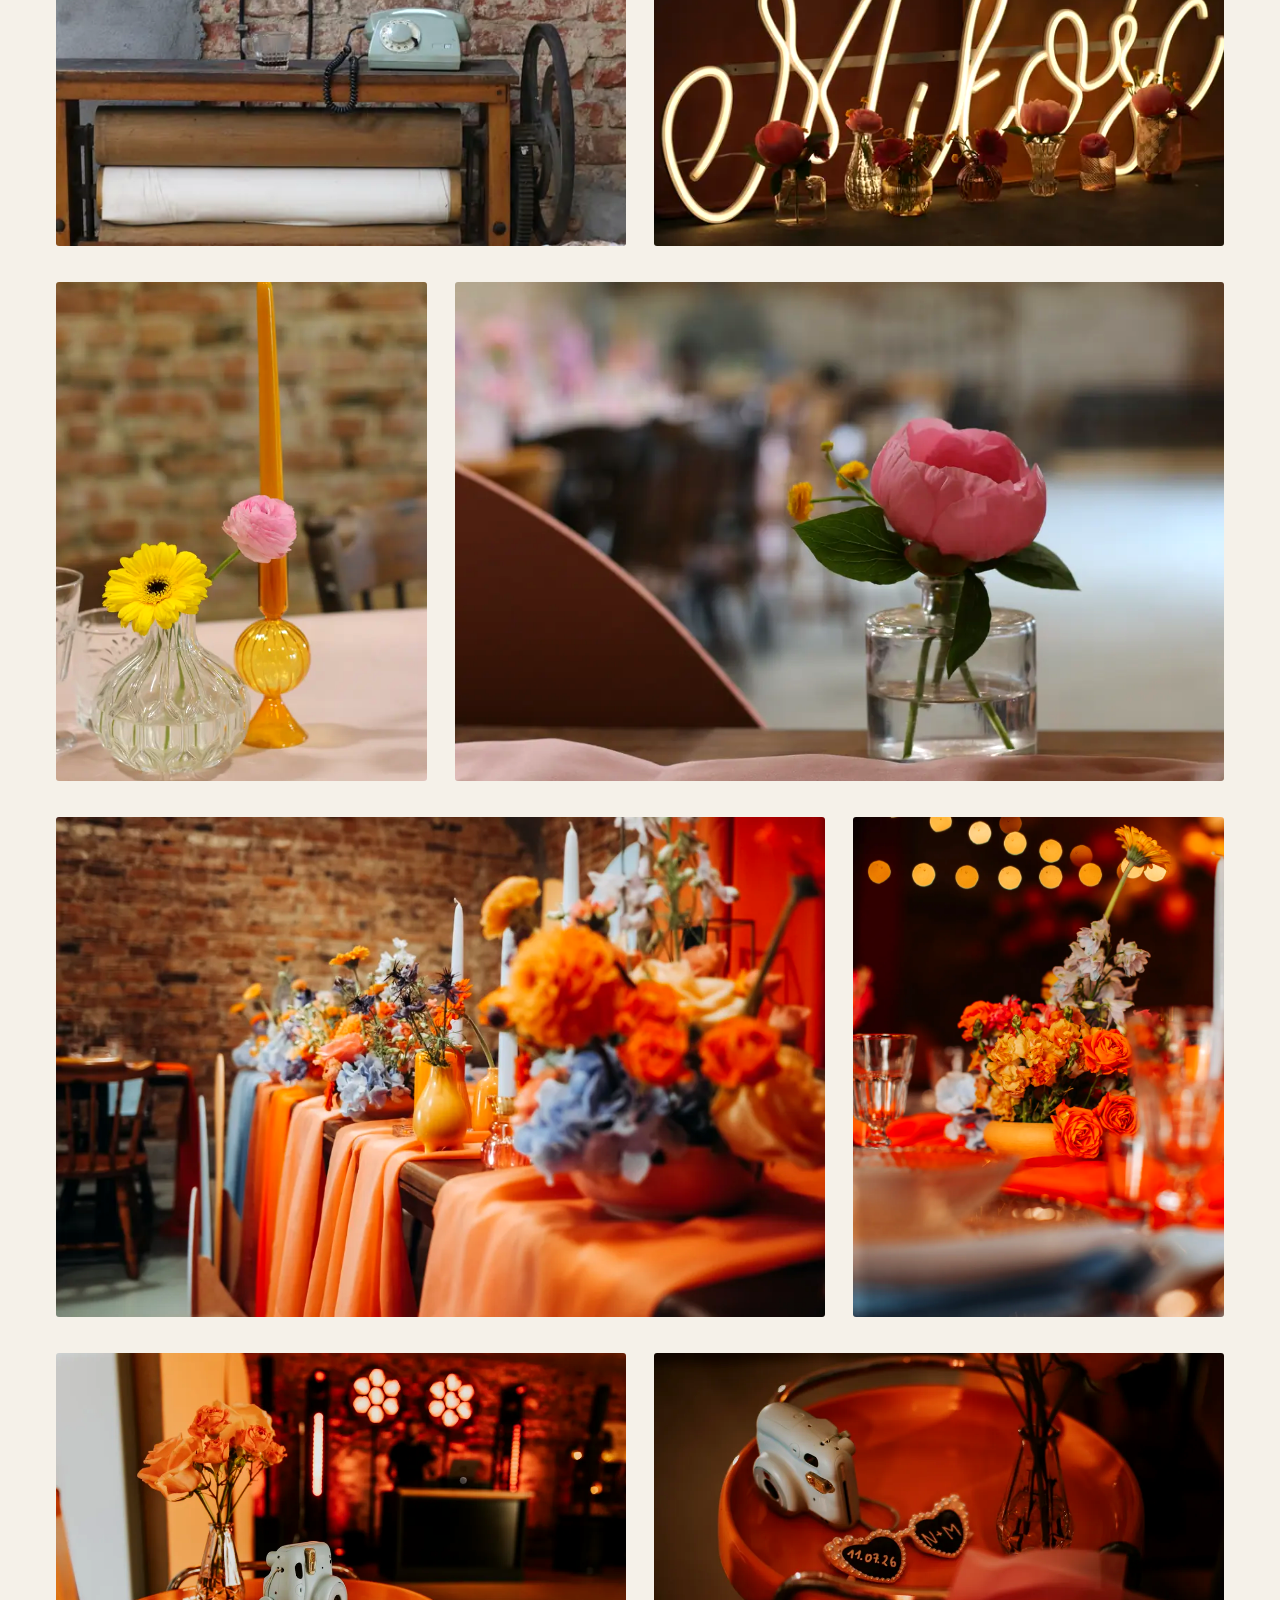
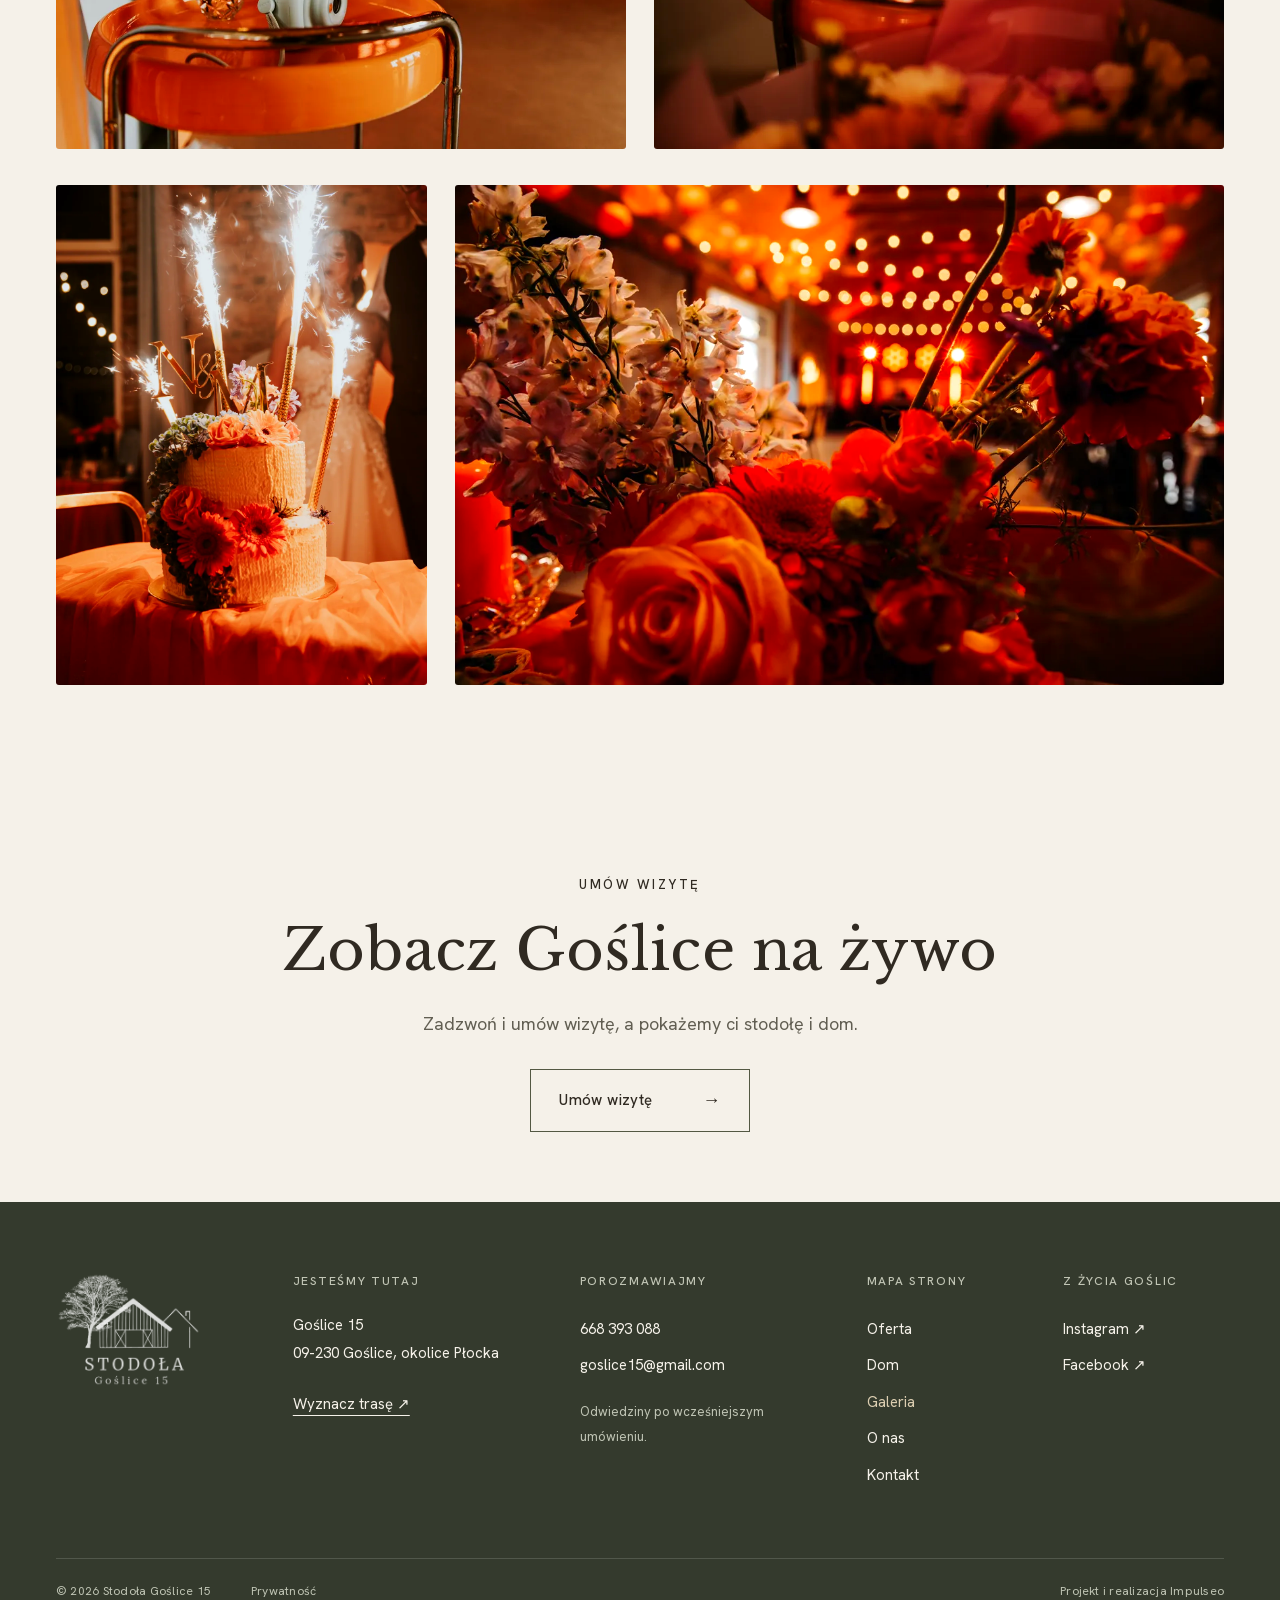
<file: galeria.html>
<!doctype html><html lang="pl"><head><meta charset="UTF-8"><meta name="viewport" content="width=device-width,initial-scale=1"><script>document.documentElement.classList.add('js')</script><title>Galeria stodoły i domu | Stodoła Goślice 15</title><meta name="description" content="Zajrzyj do Stodoły Goślice 15 pod Płockiem: sala nakryta na przyjęcie, przedwojenny dom z kominkiem i drobiazgi z czasów PRL."><meta name="robots" content="noindex,nofollow,noarchive"><meta name="theme-color" content="#FBF6EE"><link rel="canonical" href="https://impulseo-pl.github.io/stodola-goslice-15-podglad/galeria.html"><link rel="icon" href="img/favicon.png" type="image/png"><meta property="og:url" content="https://impulseo-pl.github.io/stodola-goslice-15-podglad/galeria.html"><meta property="og:type" content="website"><meta property="og:title" content="Galeria stodoły i domu | Stodoła Goślice 15"><meta property="og:description" content="Zajrzyj do Stodoły Goślice 15 pod Płockiem: sala nakryta na przyjęcie, przedwojenny dom z kominkiem i drobiazgi z czasów PRL."><meta property="og:image" content="https://impulseo-pl.github.io/stodola-goslice-15-podglad/img/hero.jpg"><meta property="og:locale" content="pl_PL"><meta property="og:image:width" content="1200"><meta property="og:image:height" content="630"><meta property="og:image:alt" content="Ceglane wnętrze Stodoły Goślice 15 przygotowane na przyjęcie"><meta name="twitter:card" content="summary_large_image"><link rel="preload" href="assets/fonts/libre-baskerville-latin.woff2" as="font" type="font/woff2" crossorigin><link rel="preload" href="assets/fonts/libre-baskerville-latin-ext.woff2" as="font" type="font/woff2" crossorigin><link rel="preload" href="assets/fonts/hanken-grotesk-latin.woff2" as="font" type="font/woff2" crossorigin><link rel="preload" href="assets/fonts/hanken-grotesk-latin-ext.woff2" as="font" type="font/woff2" crossorigin><link rel="preload" href="img/logo.png" as="image" fetchpriority="high"><link rel="stylesheet" href="assets/rdzen.css?v=19"><link rel="stylesheet" href="assets/app.css?v=20261104-strzalki"><script defer src="assets/rdzen.js?v=19"></script><script defer src="assets/app.js?v=20261029-nav-3"></script></head><body class="page-galeria"><a class="skip" href="#tresc">Przejdź do treści</a><header class="top"><div class="header-inner"><a class="brand" href="index.html" aria-label="Stodoła Goślice 15, strona główna"><img src="img/logo.png" width="318" height="252" alt="Stodoła Goślice 15"></a><button class="burger" aria-expanded="false" aria-controls="menu"><span>Menu</span><i aria-hidden="true"></i></button><nav class="nav" id="menu" aria-label="Główna nawigacja"><div class="offer-nav " data-open="false" data-disclosure="ofertę"><div class="offer-nav-row"><a class="offer-nav-link" href="oferta.html">Oferta</a><button class="offer-toggle" type="button" aria-label="Rozwiń ofertę" aria-expanded="false" aria-controls="oferta-menu"><svg width="12" height="8" viewBox="0 0 12 8" aria-hidden="true"><path d="m1 1 5 5 5-5" fill="none" stroke="currentColor" stroke-width="1.3"/></svg></button></div><ul class="offer-panel nav-panel" id="oferta-menu" aria-label="Oferta"><li><a href="oferta.html#wesela"><span class="offer-label">Wesela</span><span class="offer-direction" aria-hidden="true">↗︎</span></a></li><li><a href="oferta.html#przyjecia"><span class="offer-label">Przyjęcia okolicznościowe</span><span class="offer-direction" aria-hidden="true">↗︎</span></a></li><li><a href="oferta.html#chrzciny"><span class="offer-label">Chrzciny</span><span class="offer-direction" aria-hidden="true">↗︎</span></a></li><li><a href="oferta.html#komunie"><span class="offer-label">Komunie</span><span class="offer-direction" aria-hidden="true">↗︎</span></a></li><li><a href="oferta.html#firmowe"><span class="offer-label">Spotkania firmowe</span><span class="offer-direction" aria-hidden="true">↗︎</span></a></li><li><a href="oferta.html#dom"><span class="offer-label">Wynajem domu</span><span class="offer-direction" aria-hidden="true">↗︎</span></a></li><li><a href="oferta.html#catering"><span class="offer-label">Catering świąteczny</span><span class="offer-direction" aria-hidden="true">↗︎</span></a></li><li><a href="oferta.html#sesje"><span class="offer-label">Sesje zdjęciowe</span><span class="offer-direction" aria-hidden="true">↗︎</span></a></li><li class="offer-overview"><a class="offer-all" href="oferta.html">Zobacz całą ofertę<span aria-hidden="true">→</span></a></li></ul></div><a href="dom.html" >Dom<span class="nav-arrow" aria-hidden="true">→</span></a><div class="offer-nav gallery-nav" data-open="false" data-disclosure="galerię"><div class="offer-nav-row"><a class="offer-nav-link" href="galeria.html" aria-current="page">Galeria</a><button class="offer-toggle" type="button" aria-label="Rozwiń galerię" aria-expanded="false" aria-controls="galeria-menu"><svg width="12" height="8" viewBox="0 0 12 8" aria-hidden="true"><path d="m1 1 5 5 5-5" fill="none" stroke="currentColor" stroke-width="1.3"/></svg></button></div><ul class="offer-panel nav-panel" id="galeria-menu" aria-label="Galeria"><li><a href="galeria.html#stodola"><span class="offer-label">Stodoła</span><span class="offer-direction" aria-hidden="true">↗︎</span></a></li><li><a href="galeria.html#plener"><span class="offer-label">Plener</span><span class="offer-direction" aria-hidden="true">↗︎</span></a></li><li><a href="galeria.html#dom"><span class="offer-label">Dom</span><span class="offer-direction" aria-hidden="true">↗︎</span></a></li><li><a href="galeria.html#detale"><span class="offer-label">Detale</span><span class="offer-direction" aria-hidden="true">↗︎</span></a></li><li class="offer-overview"><a class="offer-all" href="galeria.html">Zobacz całą galerię<span aria-hidden="true">→</span></a></li></ul></div><a href="o-nas.html" >O nas<span class="nav-arrow" aria-hidden="true">→</span></a><a href="kontakt.html" >Kontakt<span class="nav-arrow" aria-hidden="true">→</span></a></nav><a class="header-phone" href="kontakt.html">Zapytaj o termin</a></div></header><main id="tresc"><header class="page-intro wrap"><p class="eyebrow">STODOŁA · DOM · DETALE</p><h1>Galeria</h1><p class="intro-lead">Tak wyglądają Goślice w dniu przyjęcia i w spokojne poranki w domu. Resztę najlepiej zobaczyć na miejscu.</p></header><nav class="gallery-index wrap" aria-label="Części galerii"><a href="#stodola">Stodoła<span aria-hidden="true">↗︎</span></a><a href="#plener">Plener<span aria-hidden="true">↗︎</span></a><a href="#dom">Dom<span aria-hidden="true">↗︎</span></a><a href="#detale">Detale<span aria-hidden="true">↗︎</span></a></nav><div class="gallery-collections"><section class="gallery-collection wrap" id="stodola" aria-labelledby="galeria-stodola"><header class="collection-title"><div><h2 id="galeria-stodola">Stodoła</h2><p>Godzina przed przyjęciem, kiedy wszystko czeka już na gości.</p></div><span class="collection-count">12 zdjęć</span></span></header><div class="collection-grid"><a class="gallery-photo" href="img/wnetrze-r3-1800.webp" data-bez-przejscia data-zoom="img/wnetrze-r3-1800.webp" data-alt="Ceglana sala z drewnianymi stołami" data-cap="Ceglane wnętrze" data-group="stodola"><img class="" src="img/wnetrze-r3-1100.webp" srcset="img/wnetrze-r3-640.webp 640w, img/wnetrze-r3-800.webp 800w, img/wnetrze-r3-1100.webp 1100w, img/wnetrze-r3-1800.webp 1800w" sizes="(max-width: 600px) calc(100vw - 44px), (max-width: 800px) 50vw, 66vw" width="1800" height="1286" alt="Ceglana sala z drewnianymi stołami" loading="eager" fetchpriority="high" decoding="async"><span class="photo-label">Ceglane wnętrze<span aria-hidden="true">+</span></span></a><a class="gallery-photo" href="img/stodola-r3-1800.webp" data-bez-przejscia data-zoom="img/stodola-r3-1800.webp" data-alt="Stodoła udekorowana na przyjęcie, ze światełkami pod drewnianym dachem" data-cap="Pod dachem stodoły" data-group="stodola"><img class="" src="img/stodola-r3-1100.webp" srcset="img/stodola-r3-640.webp 640w, img/stodola-r3-800.webp 800w, img/stodola-r3-1100.webp 1100w, img/stodola-r3-1800.webp 1800w" sizes="(max-width: 600px) calc(100vw - 44px), (max-width: 800px) 50vw, 33vw" width="1800" height="2700" alt="Stodoła udekorowana na przyjęcie, ze światełkami pod drewnianym dachem" loading="eager" decoding="async"><span class="photo-label">Pod dachem stodoły<span aria-hidden="true">+</span></span></a><a class="gallery-photo" href="img/rozowy-stol-r3-1800.webp" data-bez-przejscia data-zoom="img/rozowy-stol-r3-1800.webp" data-alt="Przygotowany stół z kwiatami i świecami" data-cap="Przygotowania do przyjęcia" data-group="stodola"><img class="" src="img/rozowy-stol-r3-1100.webp" srcset="img/rozowy-stol-r3-640.webp 640w, img/rozowy-stol-r3-800.webp 800w, img/rozowy-stol-r3-1100.webp 1100w, img/rozowy-stol-r3-1800.webp 1800w" sizes="(max-width: 600px) calc(100vw - 44px), (max-width: 800px) 50vw, 50vw" width="1800" height="1200" alt="Przygotowany stół z kwiatami i świecami" loading="eager" decoding="async"><span class="photo-label">Przygotowania do przyjęcia<span aria-hidden="true">+</span></span></a><a class="gallery-photo" href="img/krzesla-r3-1800.webp" data-bez-przejscia data-zoom="img/krzesla-r3-1800.webp" data-alt="Różne drewniane krzesła przy stole w stodole" data-cap="Zieleń przy stole" data-group="stodola"><img class="" src="img/krzesla-r3-1100.webp" srcset="img/krzesla-r3-640.webp 640w, img/krzesla-r3-800.webp 800w, img/krzesla-r3-1100.webp 1100w, img/krzesla-r3-1800.webp 1800w" sizes="(max-width: 600px) calc(100vw - 44px), (max-width: 800px) 50vw, 50vw" width="1800" height="1200" alt="Różne drewniane krzesła przy stole w stodole" loading="eager" decoding="async"><span class="photo-label">Zieleń przy stole<span aria-hidden="true">+</span></span></a><a class="gallery-photo" href="img/lampiony-r3-1800.webp" data-bez-przejscia data-zoom="img/lampiony-r3-1800.webp" data-alt="Kwiaty i kolorowe lampiony w ceglanej stodole" data-cap="Lampiony i kwiaty" data-group="stodola"><img class="" src="img/lampiony-r3-1100.webp" srcset="img/lampiony-r3-640.webp 640w, img/lampiony-r3-800.webp 800w, img/lampiony-r3-1100.webp 1100w, img/lampiony-r3-1800.webp 1800w, img/lampiony-r3-2880.webp 2880w" sizes="(max-width: 600px) calc(100vw - 44px), (max-width: 800px) 50vw, 33vw" width="1800" height="1200" alt="Kwiaty i kolorowe lampiony w ceglanej stodole" loading="lazy" decoding="async"><span class="photo-label">Lampiony i kwiaty<span aria-hidden="true">+</span></span></a><a class="gallery-photo" href="img/sala-r3-1800.webp" data-bez-przejscia data-zoom="img/sala-r3-1800.webp" data-alt="Wnętrze stodoły z kwiatami na stołach" data-cap="Przyjęcie w stodole" data-group="stodola"><img class="" src="img/sala-r3-1100.webp" srcset="img/sala-r3-640.webp 640w, img/sala-r3-800.webp 800w, img/sala-r3-1100.webp 1100w, img/sala-r3-1800.webp 1800w, img/sala-r3-2880.webp 2880w" sizes="(max-width: 600px) calc(100vw - 44px), (max-width: 800px) 50vw, 66vw" width="1800" height="1200" alt="Wnętrze stodoły z kwiatami na stołach" loading="lazy" decoding="async"><span class="photo-label">Przyjęcie w stodole<span aria-hidden="true">+</span></span></a><a class="gallery-photo" href="img/wesele-sala-r3-1800.webp" data-bez-przejscia data-zoom="img/wesele-sala-r3-1800.webp" data-alt="Stodoła udekorowana na wesele, z lampionami nad długimi stołami" data-cap="Sala weselna" data-group="stodola"><img class="" src="img/wesele-sala-r3-1100.webp" srcset="img/wesele-sala-r3-640.webp 640w, img/wesele-sala-r3-800.webp 800w, img/wesele-sala-r3-1100.webp 1100w, img/wesele-sala-r3-1800.webp 1800w" sizes="(max-width: 600px) calc(100vw - 44px), (max-width: 800px) 50vw, 66vw" width="1800" height="1201" alt="Stodoła udekorowana na wesele, z lampionami nad długimi stołami" loading="lazy" decoding="async"><span class="photo-label">Sala weselna<span aria-hidden="true">+</span></span></a><a class="gallery-photo" href="img/wesele-swiece-r3-1800.webp" data-bez-przejscia data-zoom="img/wesele-swiece-r3-1800.webp" data-alt="Świece i pomarańczowe kwiaty na weselnym stole" data-cap="Świece na stole" data-group="stodola"><img class="" src="img/wesele-swiece-r3-1100.webp" srcset="img/wesele-swiece-r3-640.webp 640w, img/wesele-swiece-r3-800.webp 800w, img/wesele-swiece-r3-1100.webp 1100w, img/wesele-swiece-r3-1800.webp 1800w" sizes="(max-width: 600px) calc(100vw - 44px), (max-width: 800px) 50vw, 66vw" width="1800" height="2250" alt="Świece i pomarańczowe kwiaty na weselnym stole" loading="lazy" decoding="async"><span class="photo-label">Świece na stole<span aria-hidden="true">+</span></span></a><a class="gallery-photo" href="img/wesele-stoly-r3-1800.webp" data-bez-przejscia data-zoom="img/wesele-stoly-r3-1800.webp" data-alt="Długie stoły weselne wzdłuż ceglanej ściany stodoły" data-cap="Stoły weselne" data-group="stodola"><img class="" src="img/wesele-stoly-r3-1100.webp" srcset="img/wesele-stoly-r3-640.webp 640w, img/wesele-stoly-r3-800.webp 800w, img/wesele-stoly-r3-1100.webp 1100w, img/wesele-stoly-r3-1800.webp 1800w" sizes="(max-width: 600px) calc(100vw - 44px), (max-width: 800px) 50vw, 66vw" width="1800" height="1201" alt="Długie stoły weselne wzdłuż ceglanej ściany stodoły" loading="lazy" decoding="async"><span class="photo-label">Stoły weselne<span aria-hidden="true">+</span></span></a><a class="gallery-photo" href="img/wesele-nakrycia-r3-1800.webp" data-bez-przejscia data-zoom="img/wesele-nakrycia-r3-1800.webp" data-alt="Nakryte stoły z kwiatami i świecami przed weselem" data-cap="Nakrycia przed weselem" data-group="stodola"><img class="" src="img/wesele-nakrycia-r3-1100.webp" srcset="img/wesele-nakrycia-r3-640.webp 640w, img/wesele-nakrycia-r3-800.webp 800w, img/wesele-nakrycia-r3-1100.webp 1100w, img/wesele-nakrycia-r3-1800.webp 1800w" sizes="(max-width: 600px) calc(100vw - 44px), (max-width: 800px) 50vw, 66vw" width="1800" height="1201" alt="Nakryte stoły z kwiatami i świecami przed weselem" loading="lazy" decoding="async"><span class="photo-label">Nakrycia przed weselem<span aria-hidden="true">+</span></span></a><a class="gallery-photo" href="img/wesele-girlandy-r3-1800.webp" data-bez-przejscia data-zoom="img/wesele-girlandy-r3-1800.webp" data-alt="Girlandy świateł nad weselnym stołem w stodole" data-cap="Girlandy świateł" data-group="stodola"><img class="" src="img/wesele-girlandy-r3-1100.webp" srcset="img/wesele-girlandy-r3-640.webp 640w, img/wesele-girlandy-r3-800.webp 800w, img/wesele-girlandy-r3-1100.webp 1100w, img/wesele-girlandy-r3-1800.webp 1800w" sizes="(max-width: 600px) calc(100vw - 44px), (max-width: 800px) 50vw, 66vw" width="1800" height="2698" alt="Girlandy świateł nad weselnym stołem w stodole" loading="lazy" decoding="async"><span class="photo-label">Girlandy świateł<span aria-hidden="true">+</span></span></a><a class="gallery-photo" href="img/wesele-stol-pary-r3-1800.webp" data-bez-przejscia data-zoom="img/wesele-stol-pary-r3-1800.webp" data-alt="Stół pary młodej na tle pomarańczowych draperii" data-cap="Stół pary młodej" data-group="stodola"><img class="" src="img/wesele-stol-pary-r3-1100.webp" srcset="img/wesele-stol-pary-r3-640.webp 640w, img/wesele-stol-pary-r3-800.webp 800w, img/wesele-stol-pary-r3-1100.webp 1100w, img/wesele-stol-pary-r3-1800.webp 1800w" sizes="(max-width: 600px) calc(100vw - 44px), (max-width: 800px) 50vw, 66vw" width="1800" height="1043" alt="Stół pary młodej na tle pomarańczowych draperii" loading="lazy" decoding="async"><span class="photo-label">Stół pary młodej<span aria-hidden="true">+</span></span></a></div></section><section class="gallery-collection wrap" id="plener" aria-labelledby="galeria-plener"><header class="collection-title"><div><h2 id="galeria-plener">Plener</h2><p>Ogród i łąka za stodołą, gdzie można wziąć ślub pod gołym niebem.</p></div><span class="collection-count">4 zdjęcia</span></header><div class="collection-grid"><a class="gallery-photo" href="img/plener-krzesla-r3-1800.webp" data-bez-przejscia data-zoom="img/plener-krzesla-r3-1800.webp" data-alt="Drewniane krzesła i dekoracje przed ślubem w plenerze" data-cap="Ślub w plenerze" data-group="plener"><img class="" src="img/plener-krzesla-r3-1100.webp" srcset="img/plener-krzesla-r3-640.webp 640w, img/plener-krzesla-r3-800.webp 800w, img/plener-krzesla-r3-1100.webp 1100w, img/plener-krzesla-r3-1800.webp 1800w" sizes="(max-width: 600px) calc(100vw - 44px), (max-width: 800px) 50vw, 66vw" width="1800" height="1201" alt="Drewniane krzesła i dekoracje przed ślubem w plenerze" loading="lazy" decoding="async"><span class="photo-label">Ślub w plenerze<span aria-hidden="true">+</span></span></a><a class="gallery-photo" href="img/plener-dekoracje-r3-1800.webp" data-bez-przejscia data-zoom="img/plener-dekoracje-r3-1800.webp" data-alt="Krzesło z kwiatami przy miejscu ceremonii na trawie" data-cap="Dekoracje ceremonii" data-group="plener"><img class="" src="img/plener-dekoracje-r3-1100.webp" srcset="img/plener-dekoracje-r3-640.webp 640w, img/plener-dekoracje-r3-800.webp 800w, img/plener-dekoracje-r3-1100.webp 1100w, img/plener-dekoracje-r3-1800.webp 1800w" sizes="(max-width: 600px) calc(100vw - 44px), (max-width: 800px) 50vw, 66vw" width="1800" height="2698" alt="Krzesło z kwiatami przy miejscu ceremonii na trawie" loading="lazy" decoding="async"><span class="photo-label">Dekoracje ceremonii<span aria-hidden="true">+</span></span></a><a class="gallery-photo" href="img/plener-ogrod-r3-1800.webp" data-bez-przejscia data-zoom="img/plener-ogrod-r3-1800.webp" data-alt="Leżaki i stoliki w ogrodzie przy stodole" data-cap="Ogród" data-group="plener"><img class="" src="img/plener-ogrod-r3-1100.webp" srcset="img/plener-ogrod-r3-640.webp 640w, img/plener-ogrod-r3-800.webp 800w, img/plener-ogrod-r3-1100.webp 1100w, img/plener-ogrod-r3-1800.webp 1800w" sizes="(max-width: 600px) calc(100vw - 44px), (max-width: 800px) 50vw, 66vw" width="1800" height="1201" alt="Leżaki i stoliki w ogrodzie przy stodole" loading="lazy" decoding="async"><span class="photo-label">Ogród<span aria-hidden="true">+</span></span></a><a class="gallery-photo" href="img/plener-laka-r3-1800.webp" data-bez-przejscia data-zoom="img/plener-laka-r3-1800.webp" data-alt="Łąka z miejscem na ślub w plenerze pod starym drzewem" data-cap="Łąka za stodołą" data-group="plener"><img class="" src="img/plener-laka-r3-1100.webp" srcset="img/plener-laka-r3-640.webp 640w, img/plener-laka-r3-800.webp 800w, img/plener-laka-r3-1100.webp 1100w, img/plener-laka-r3-1800.webp 1800w" sizes="(max-width: 600px) calc(100vw - 44px), (max-width: 800px) 50vw, 66vw" width="1800" height="1200" alt="Łąka z miejscem na ślub w plenerze pod starym drzewem" loading="lazy" decoding="async"><span class="photo-label">Łąka za stodołą<span aria-hidden="true">+</span></span></a></div></section><section class="gallery-collection wrap" id="dom" aria-labelledby="galeria-dom"><header class="collection-title"><div><h2 id="galeria-dom">Dom</h2><p>Dla gości, którym po przyjęciu nie spieszy się z powrotem.</p></div><span class="collection-count">8 zdjęć</span></span></header><div class="collection-grid"><a class="gallery-photo" href="img/salon-r3-1800.webp" data-bez-przejscia data-zoom="img/salon-r3-1800.webp" data-alt="Wnętrze domu z miejscem do wspólnego wypoczynku" data-cap="Salon w domu" data-group="dom"><img class="" src="img/salon-r3-1100.webp" srcset="img/salon-r3-640.webp 640w, img/salon-r3-800.webp 800w, img/salon-r3-1100.webp 1100w, img/salon-r3-1800.webp 1800w, img/salon-r3-2880.webp 2880w" sizes="(max-width: 600px) calc(100vw - 44px), (max-width: 800px) 50vw, 66vw" width="1800" height="1286" alt="Wnętrze domu z miejscem do wspólnego wypoczynku" loading="lazy" decoding="async"><span class="photo-label">Salon w domu<span aria-hidden="true">+</span></span></a><a class="gallery-photo" href="img/jadalnia-r3-1800.webp" data-bez-przejscia data-zoom="img/jadalnia-r3-1800.webp" data-alt="Stół w jadalni domu Goślice 15" data-cap="Domowa jadalnia" data-group="dom"><img class="" src="img/jadalnia-r3-1100.webp" srcset="img/jadalnia-r3-640.webp 640w, img/jadalnia-r3-800.webp 800w, img/jadalnia-r3-1100.webp 1100w, img/jadalnia-r3-1800.webp 1800w" sizes="(max-width: 600px) calc(100vw - 44px), (max-width: 800px) 50vw, 33vw" width="1800" height="2520" alt="Stół w jadalni domu Goślice 15" loading="lazy" decoding="async"><span class="photo-label">Domowa jadalnia<span aria-hidden="true">+</span></span></a><a class="gallery-photo" href="img/sypialnia-r3-1800.webp" data-bez-przejscia data-zoom="img/sypialnia-r3-1800.webp" data-alt="Sypialnia w domu Goślice 15" data-cap="Sypialnia" data-group="dom"><img class="" src="img/sypialnia-r3-1100.webp" srcset="img/sypialnia-r3-640.webp 640w, img/sypialnia-r3-800.webp 800w, img/sypialnia-r3-1100.webp 1100w, img/sypialnia-r3-1800.webp 1800w" sizes="(max-width: 600px) calc(100vw - 44px), (max-width: 800px) 50vw, 50vw" width="1800" height="1286" alt="Sypialnia w domu Goślice 15" loading="lazy" decoding="async"><span class="photo-label">Sypialnia<span aria-hidden="true">+</span></span></a><a class="gallery-photo" href="img/kominek-r3-1800.webp" data-bez-przejscia data-zoom="img/kominek-r3-1800.webp" data-alt="Kominek i stary zielony kufer w domu" data-cap="Przy kominku" data-group="dom"><img class="" src="img/kominek-r3-1100.webp" srcset="img/kominek-r3-640.webp 640w, img/kominek-r3-800.webp 800w, img/kominek-r3-1100.webp 1100w, img/kominek-r3-1800.webp 1800w" sizes="(max-width: 600px) calc(100vw - 44px), (max-width: 800px) 50vw, 50vw" width="1800" height="1200" alt="Kominek i stary zielony kufer w domu" loading="lazy" decoding="async"><span class="photo-label">Przy kominku<span aria-hidden="true">+</span></span></a><a class="gallery-photo" href="img/wypoczynek-r3-1800.webp" data-bez-przejscia data-zoom="img/wypoczynek-r3-1800.webp" data-alt="Miejsce do odpoczynku w domu" data-cap="Miejsce do odpoczynku" data-group="dom"><img class="" src="img/wypoczynek-r3-1100.webp" srcset="img/wypoczynek-r3-640.webp 640w, img/wypoczynek-r3-800.webp 800w, img/wypoczynek-r3-1100.webp 1100w, img/wypoczynek-r3-1800.webp 1800w" sizes="(max-width: 600px) calc(100vw - 44px), (max-width: 800px) 50vw, 33vw" width="1800" height="2520" alt="Miejsce do odpoczynku w domu" loading="lazy" decoding="async"><span class="photo-label">Miejsce do odpoczynku<span aria-hidden="true">+</span></span></a><a class="gallery-photo" href="img/lozko-r3-1800.webp" data-bez-przejscia data-zoom="img/lozko-r3-1800.webp" data-alt="Pokój sypialny w domu do wynajęcia" data-cap="Pokój na poddaszu" data-group="dom"><img class="" src="img/lozko-r3-1100.webp" srcset="img/lozko-r3-640.webp 640w, img/lozko-r3-800.webp 800w, img/lozko-r3-1100.webp 1100w, img/lozko-r3-1800.webp 1800w" sizes="(max-width: 600px) calc(100vw - 44px), (max-width: 800px) 50vw, 66vw" width="1800" height="1286" alt="Pokój sypialny w domu do wynajęcia" loading="lazy" decoding="async"><span class="photo-label">Pokój na poddaszu<span aria-hidden="true">+</span></span></a><a class="gallery-photo" href="img/dom-antresola-garnitur-r3-1800.webp" data-bez-przejscia data-zoom="img/dom-antresola-garnitur-r3-1800.webp" data-alt="Garnitur pana młodego na antresoli w domu" data-cap="Antresola w dniu ślubu" data-group="dom"><img class="" src="img/dom-antresola-garnitur-r3-1100.webp" srcset="img/dom-antresola-garnitur-r3-640.webp 640w, img/dom-antresola-garnitur-r3-800.webp 800w, img/dom-antresola-garnitur-r3-1100.webp 1100w, img/dom-antresola-garnitur-r3-1800.webp 1800w" sizes="(max-width: 600px) calc(100vw - 44px), (max-width: 800px) 50vw, 66vw" width="1800" height="1201" alt="Garnitur pana młodego na antresoli w domu" loading="lazy" decoding="async"><span class="photo-label">Antresola w dniu ślubu<span aria-hidden="true">+</span></span></a><a class="gallery-photo" href="img/dom-suknia-wieszak-r3-1800.webp" data-bez-przejscia data-zoom="img/dom-suknia-wieszak-r3-1800.webp" data-alt="Suknia ślubna na wieszaku z napisem bride" data-cap="Suknia przed ślubem" data-group="dom"><img class="" src="img/dom-suknia-wieszak-r3-1100.webp" srcset="img/dom-suknia-wieszak-r3-640.webp 640w, img/dom-suknia-wieszak-r3-800.webp 800w, img/dom-suknia-wieszak-r3-1100.webp 1100w, img/dom-suknia-wieszak-r3-1800.webp 1800w" sizes="(max-width: 600px) calc(100vw - 44px), (max-width: 800px) 50vw, 66vw" width="1800" height="1201" alt="Suknia ślubna na wieszaku z napisem bride" loading="lazy" decoding="async"><span class="photo-label">Suknia przed ślubem<span aria-hidden="true">+</span></span></a></div></section><section class="gallery-collection wrap" id="detale" aria-labelledby="galeria-detale"><header class="collection-title"><div><h2 id="galeria-detale">Detale</h2><p>Przedmioty z czasów PRL, które nadają wnętrzom charakter.</p></div><span class="collection-count">12 zdjęć</span></span></header><div class="collection-grid"><a class="gallery-photo" href="img/pianino-r3-1800.webp" data-bez-przejscia data-zoom="img/pianino-r3-1800.webp" data-alt="Stare meble przy oknie w ceglanej stodole" data-cap="Stare meble przy oknie" data-group="detale"><img class="" src="img/pianino-r3-1100.webp" srcset="img/pianino-r3-640.webp 640w, img/pianino-r3-800.webp 800w, img/pianino-r3-1100.webp 1100w, img/pianino-r3-1800.webp 1800w" sizes="(max-width: 600px) calc(100vw - 44px), (max-width: 800px) 50vw, 66vw" width="1800" height="1200" alt="Stare meble przy oknie w ceglanej stodole" loading="lazy" decoding="async"><span class="photo-label">Stare meble przy oknie<span aria-hidden="true">+</span></span></a><a class="gallery-photo" href="img/kwiaty-r3-1800.webp" data-bez-przejscia data-zoom="img/kwiaty-r3-1800.webp" data-alt="Kwiaty na stole przygotowanym na przyjęcie" data-cap="Kwiaty na stole" data-group="detale"><img class="" src="img/kwiaty-r3-1100.webp" srcset="img/kwiaty-r3-640.webp 640w, img/kwiaty-r3-800.webp 800w, img/kwiaty-r3-1100.webp 1100w, img/kwiaty-r3-1800.webp 1800w" sizes="(max-width: 600px) calc(100vw - 44px), (max-width: 800px) 50vw, 33vw" width="1800" height="2700" alt="Kwiaty na stole przygotowanym na przyjęcie" loading="lazy" decoding="async"><span class="photo-label">Kwiaty na stole<span aria-hidden="true">+</span></span></a><a class="gallery-photo" href="img/stare-przedmioty-r3-1800.webp" data-bez-przejscia data-zoom="img/stare-przedmioty-r3-1800.webp" data-alt="Zabytkowy telefon pośród starych domowych sprzętów" data-cap="Przedmioty z historią" data-group="detale"><img class="" src="img/stare-przedmioty-r3-1100.webp" srcset="img/stare-przedmioty-r3-640.webp 640w, img/stare-przedmioty-r3-800.webp 800w, img/stare-przedmioty-r3-1100.webp 1100w, img/stare-przedmioty-r3-1800.webp 1800w" sizes="(max-width: 600px) calc(100vw - 44px), (max-width: 800px) 50vw, 50vw" width="1800" height="1200" alt="Zabytkowy telefon pośród starych domowych sprzętów" loading="lazy" decoding="async"><span class="photo-label">Przedmioty z historią<span aria-hidden="true">+</span></span></a><a class="gallery-photo" href="img/wieczor-r3-1800.webp" data-bez-przejscia data-zoom="img/wieczor-r3-1800.webp" data-alt="Świetlny napis Miłość w stodole" data-cap="Miłość w Goślicach" data-group="detale"><img class="" src="img/wieczor-r3-1100.webp" srcset="img/wieczor-r3-640.webp 640w, img/wieczor-r3-800.webp 800w, img/wieczor-r3-1100.webp 1100w, img/wieczor-r3-1800.webp 1800w" sizes="(max-width: 600px) calc(100vw - 44px), (max-width: 800px) 50vw, 50vw" width="1800" height="1200" alt="Świetlny napis Miłość w stodole" loading="lazy" decoding="async"><span class="photo-label">Miłość w Goślicach<span aria-hidden="true">+</span></span></a><a class="gallery-photo" href="img/dekoracje-r3-1800.webp" data-bez-przejscia data-zoom="img/dekoracje-r3-1800.webp" data-alt="Kolorowe wazony z kwiatami" data-cap="Kolorowe dekoracje" data-group="detale"><img class="" src="img/dekoracje-r3-1100.webp" srcset="img/dekoracje-r3-640.webp 640w, img/dekoracje-r3-800.webp 800w, img/dekoracje-r3-1100.webp 1100w, img/dekoracje-r3-1800.webp 1800w" sizes="(max-width: 600px) calc(100vw - 44px), (max-width: 800px) 50vw, 33vw" width="1800" height="2700" alt="Kolorowe wazony z kwiatami" loading="lazy" decoding="async"><span class="photo-label">Kolorowe dekoracje<span aria-hidden="true">+</span></span></a><a class="gallery-photo" href="img/detal-r3-1800.webp" data-bez-przejscia data-zoom="img/detal-r3-1800.webp" data-alt="Pojedynczy kwiat w wazonie na stole" data-cap="Kwiaty i stara cegła" data-group="detale"><img class="" src="img/detal-r3-1100.webp" srcset="img/detal-r3-640.webp 640w, img/detal-r3-800.webp 800w, img/detal-r3-1100.webp 1100w, img/detal-r3-1800.webp 1800w" sizes="(max-width: 600px) calc(100vw - 44px), (max-width: 800px) 50vw, 66vw" width="1800" height="1200" alt="Pojedynczy kwiat w wazonie na stole" loading="lazy" decoding="async"><span class="photo-label">Kwiaty i stara cegła<span aria-hidden="true">+</span></span></a><a class="gallery-photo" href="img/wesele-kwiaty-r3-1800.webp" data-bez-przejscia data-zoom="img/wesele-kwiaty-r3-1800.webp" data-alt="Pomarańczowe i błękitne kwiaty na weselnym stole" data-cap="Kwiaty na stole" data-group="detale"><img class="" src="img/wesele-kwiaty-r3-1100.webp" srcset="img/wesele-kwiaty-r3-640.webp 640w, img/wesele-kwiaty-r3-800.webp 800w, img/wesele-kwiaty-r3-1100.webp 1100w, img/wesele-kwiaty-r3-1800.webp 1800w" sizes="(max-width: 600px) calc(100vw - 44px), (max-width: 800px) 50vw, 66vw" width="1800" height="1200" alt="Pomarańczowe i błękitne kwiaty na weselnym stole" loading="lazy" decoding="async"><span class="photo-label">Kwiaty na stole<span aria-hidden="true">+</span></span></a><a class="gallery-photo" href="img/wesele-bukiet-r3-1800.webp" data-bez-przejscia data-zoom="img/wesele-bukiet-r3-1800.webp" data-alt="Bukiet w pomarańczach i błękitach na nakrytym stole" data-cap="Bukiet na stole" data-group="detale"><img class="" src="img/wesele-bukiet-r3-1100.webp" srcset="img/wesele-bukiet-r3-640.webp 640w, img/wesele-bukiet-r3-800.webp 800w, img/wesele-bukiet-r3-1100.webp 1100w, img/wesele-bukiet-r3-1800.webp 1800w" sizes="(max-width: 600px) calc(100vw - 44px), (max-width: 800px) 50vw, 66vw" width="1800" height="2698" alt="Bukiet w pomarańczach i błękitach na nakrytym stole" loading="lazy" decoding="async"><span class="photo-label">Bukiet na stole<span aria-hidden="true">+</span></span></a><a class="gallery-photo" href="img/wesele-aparat-r3-1800.webp" data-bez-przejscia data-zoom="img/wesele-aparat-r3-1800.webp" data-alt="Aparat natychmiastowy i róże na pomarańczowym stoliku" data-cap="Kącik ze zdjęciami" data-group="detale"><img class="" src="img/wesele-aparat-r3-1100.webp" srcset="img/wesele-aparat-r3-640.webp 640w, img/wesele-aparat-r3-800.webp 800w, img/wesele-aparat-r3-1100.webp 1100w, img/wesele-aparat-r3-1800.webp 1800w" sizes="(max-width: 600px) calc(100vw - 44px), (max-width: 800px) 50vw, 66vw" width="1800" height="1201" alt="Aparat natychmiastowy i róże na pomarańczowym stoliku" loading="lazy" decoding="async"><span class="photo-label">Kącik ze zdjęciami<span aria-hidden="true">+</span></span></a><a class="gallery-photo" href="img/wesele-pamiatki-r3-1800.webp" data-bez-przejscia data-zoom="img/wesele-pamiatki-r3-1800.webp" data-alt="Aparat i okulary z inicjałami pary na stoliku z pamiątkami" data-cap="Pamiątki dla gości" data-group="detale"><img class="" src="img/wesele-pamiatki-r3-1100.webp" srcset="img/wesele-pamiatki-r3-640.webp 640w, img/wesele-pamiatki-r3-800.webp 800w, img/wesele-pamiatki-r3-1100.webp 1100w, img/wesele-pamiatki-r3-1800.webp 1800w" sizes="(max-width: 600px) calc(100vw - 44px), (max-width: 800px) 50vw, 66vw" width="1800" height="1201" alt="Aparat i okulary z inicjałami pary na stoliku z pamiątkami" loading="lazy" decoding="async"><span class="photo-label">Pamiątki dla gości<span aria-hidden="true">+</span></span></a><a class="gallery-photo" href="img/wesele-tort-r3-1800.webp" data-bez-przejscia data-zoom="img/wesele-tort-r3-1800.webp" data-alt="Tort weselny z kwiatami i zimnymi ogniami" data-cap="Tort weselny" data-group="detale"><img class="" src="img/wesele-tort-r3-1100.webp" srcset="img/wesele-tort-r3-640.webp 640w, img/wesele-tort-r3-800.webp 800w, img/wesele-tort-r3-1100.webp 1100w, img/wesele-tort-r3-1800.webp 1800w" sizes="(max-width: 600px) calc(100vw - 44px), (max-width: 800px) 50vw, 66vw" width="1800" height="2698" alt="Tort weselny z kwiatami i zimnymi ogniami" loading="lazy" decoding="async"><span class="photo-label">Tort weselny<span aria-hidden="true">+</span></span></a><a class="gallery-photo" href="img/wesele-roze-r3-1800.webp" data-bez-przejscia data-zoom="img/wesele-roze-r3-1800.webp" data-alt="Róże i dalie w świetle girland w stodole" data-cap="Kwiaty w świetle girland" data-group="detale"><img class="" src="img/wesele-roze-r3-1100.webp" srcset="img/wesele-roze-r3-640.webp 640w, img/wesele-roze-r3-800.webp 800w, img/wesele-roze-r3-1100.webp 1100w, img/wesele-roze-r3-1800.webp 1800w" sizes="(max-width: 600px) calc(100vw - 44px), (max-width: 800px) 50vw, 66vw" width="1800" height="1201" alt="Róże i dalie w świetle girland w stodole" loading="lazy" decoding="async"><span class="photo-label">Kwiaty w świetle girland<span aria-hidden="true">+</span></span></a></div></section></div><section class="invitation wrap"><p class="eyebrow">UMÓW WIZYTĘ</p><h2>Zobacz Goślice na żywo</h2><p>Zadzwoń i umów wizytę, a pokażemy ci stodołę i dom.</p><a class="button" href="kontakt.html">Umów wizytę<span aria-hidden="true">→</span></a></section></main><footer class="footer"><div class="footer-main wrap"><a class="footer-brand" href="index.html"><img src="img/logo.png" width="318" height="252" alt="Stodoła Goślice 15"></a><div><p class="eyebrow">JESTEŚMY TUTAJ</p><p>Goślice 15<br>09-230 Goślice, okolice Płocka</p><a class="underlink" href="https://share.google/zNsgTgw7Gfr0Usjlz" target="_blank" rel="noopener noreferrer">Wyznacz trasę ↗︎</a></div><div><p class="eyebrow">POROZMAWIAJMY</p><a href="tel:+48668393088">668 393 088</a><a href="mailto:goslice15@gmail.com">goslice15@gmail.com</a><p class="quiet">Odwiedziny po wcześniejszym umówieniu.</p></div><div><p class="eyebrow">MAPA STRONY</p><a href="oferta.html">Oferta</a><a href="dom.html">Dom</a><a href="galeria.html" aria-current="page">Galeria</a><a href="o-nas.html">O nas</a><a href="kontakt.html">Kontakt</a></div><div><p class="eyebrow">Z ŻYCIA GOŚLIC</p><a href="https://www.instagram.com/stodola_goslice15/" target="_blank" rel="noopener noreferrer">Instagram ↗︎</a><a href="https://www.facebook.com/p/Stodo%C5%82a-Go%C5%9Blice-15-100090705344864/" target="_blank" rel="noopener noreferrer">Facebook ↗︎</a></div></div><div class="footer-bottom wrap"><span>© <span data-year>2026</span> Stodoła Goślice 15</span><a href="prywatnosc.html">Prywatność</a><span>Projekt i realizacja <a href="https://impulseo.pl" target="_blank" rel="noopener noreferrer">Impulseo</a></span></div></footer><aside class="social-bubbles" aria-label="Znajdź nas w social mediach"><a href="https://www.instagram.com/stodola_goslice15/" target="_blank" rel="noopener noreferrer" aria-label="Instagram Stodoły Goślice 15 — otwiera nową kartę"><svg viewBox="0 0 24 24" fill="none" stroke="currentColor" stroke-width="1.6" aria-hidden="true"><rect x="3.5" y="3.5" width="17" height="17" rx="5"/><circle cx="12" cy="12" r="4"/><circle cx="17.4" cy="6.7" r="1" fill="currentColor" stroke="none"/></svg><span>Instagram</span></a><a href="https://www.facebook.com/p/Stodo%C5%82a-Go%C5%9Blice-15-100090705344864/" target="_blank" rel="noopener noreferrer" aria-label="Facebook Stodoły Goślice 15 — otwiera nową kartę"><svg viewBox="0 0 24 24" fill="currentColor" aria-hidden="true"><path d="M14.2 21v-8h2.7l.4-3.1h-3.1v-2c0-.9.3-1.5 1.6-1.5h1.7V3.6c-.3 0-1.3-.1-2.5-.1-2.5 0-4.2 1.5-4.2 4.3v2.1H8V13h2.8v8z"/></svg><span>Facebook</span></a></aside><a class="mobile-call" href="tel:+48668393088"><span>Zadzwoń do nas</span><span>668 393 088 ↗︎</span></a><div class="lb" hidden role="dialog" aria-modal="true" aria-label="Powiększone zdjęcie"><button class="lb-x" aria-label="Zamknij zdjęcie">Zamknij <span aria-hidden="true">×</span></button><button class="lb-p" aria-label="Poprzednie zdjęcie">←</button><div class="lb-content"><img alt=""><p class="lb-cap"></p><p class="lb-count" aria-live="polite" aria-atomic="true"></p></div><button class="lb-n" aria-label="Następne zdjęcie">→</button></div></body></html>
</file>
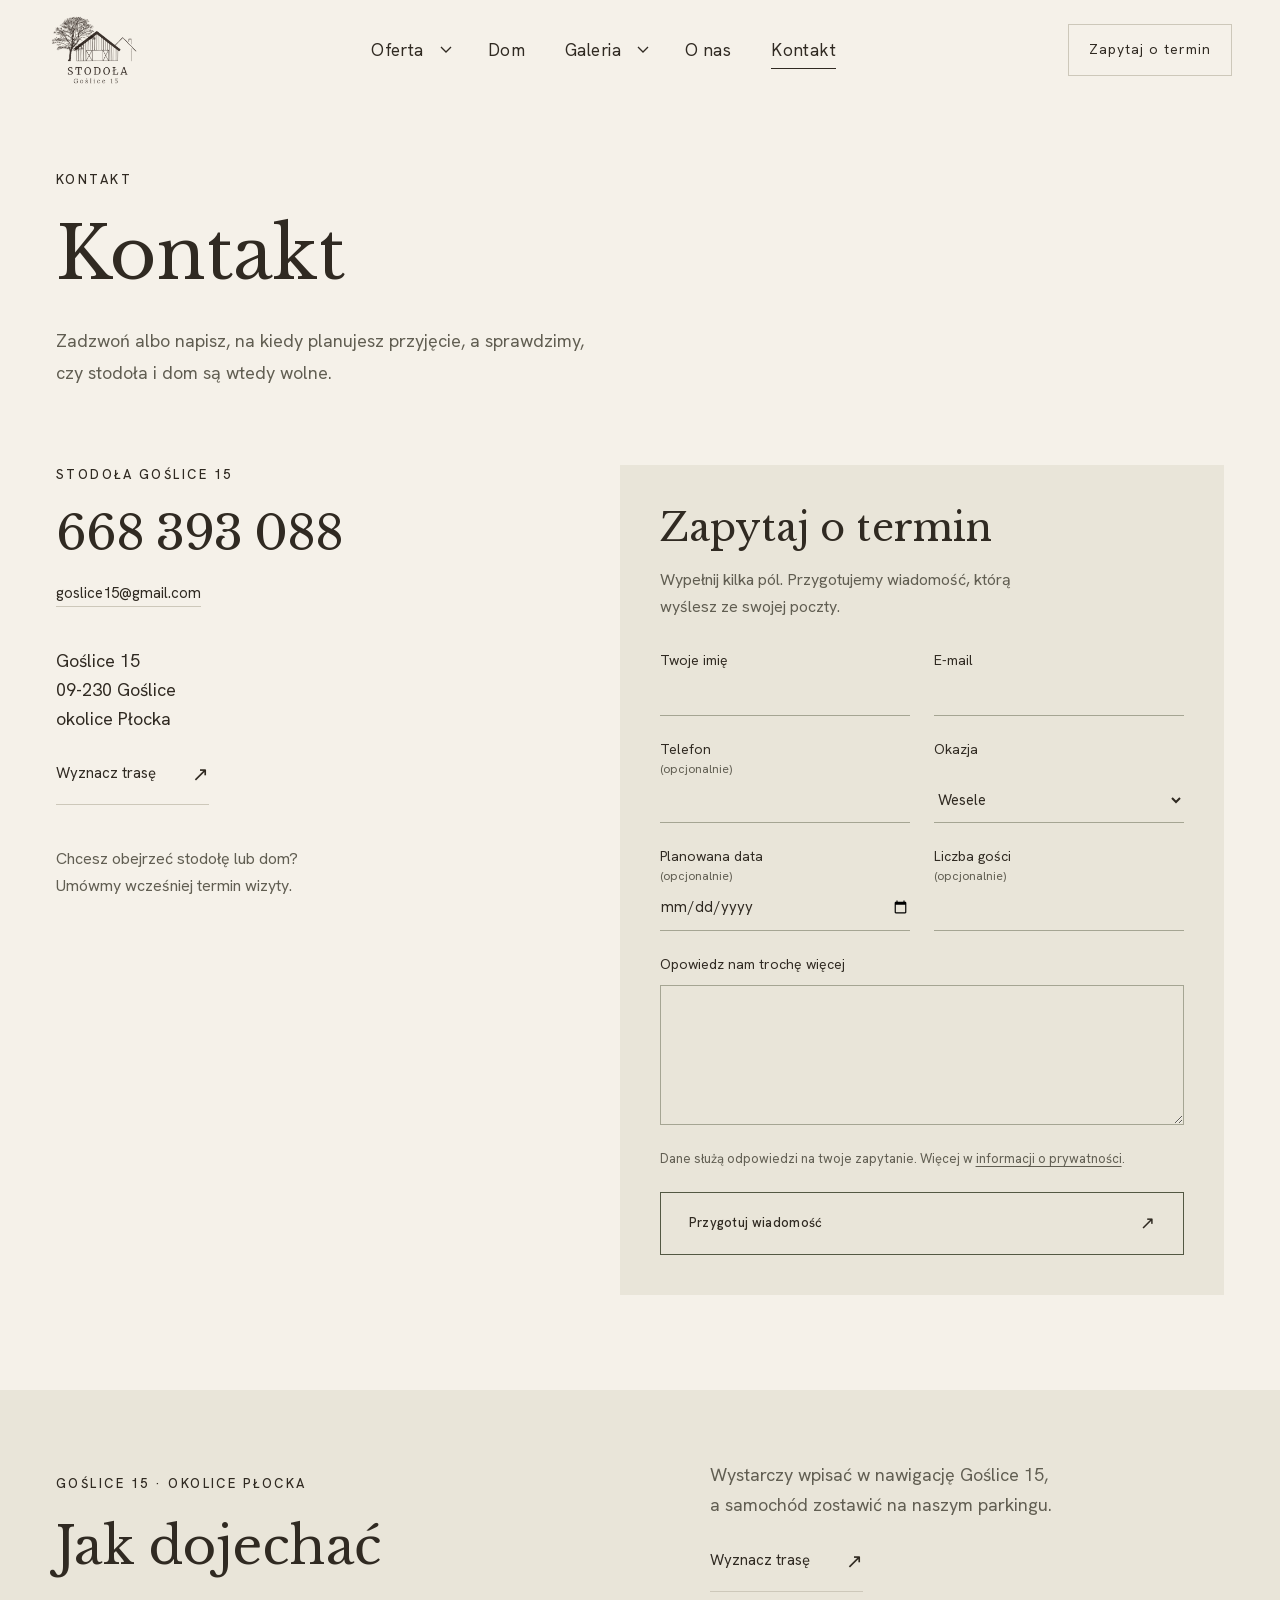
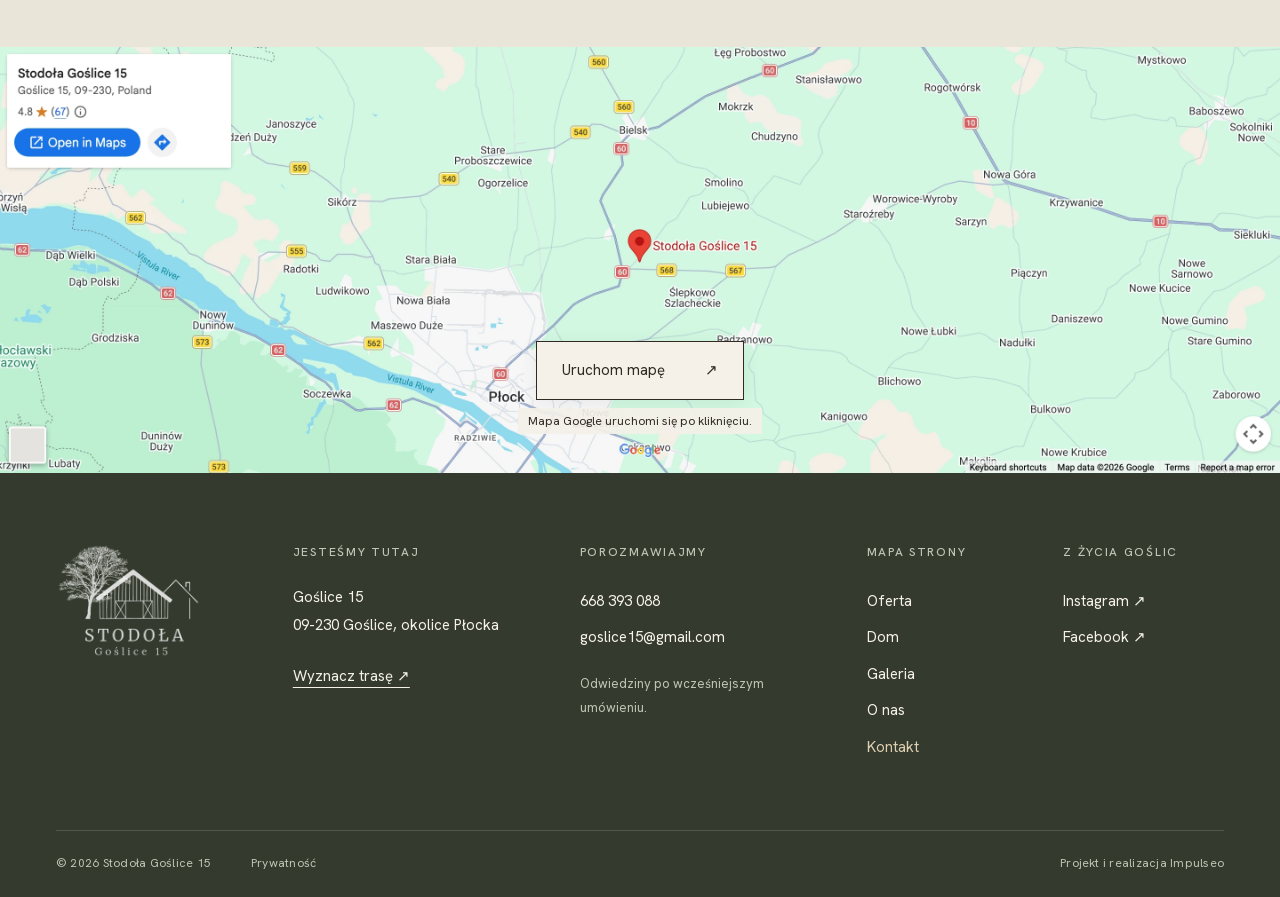
<file: kontakt.html>
<!doctype html><html lang="pl"><head><meta charset="UTF-8"><meta name="viewport" content="width=device-width,initial-scale=1"><script>document.documentElement.classList.add('js')</script><title>Kontakt i wolne terminy | Stodoła Goślice 15</title><meta name="description" content="Zadzwoń 668 393 088 lub napisz goslice15@gmail.com. Stodoła Goślice 15 koło Płocka. Umów wizytę i zapytaj o termin przyjęcia albo wynajem domu."><meta name="robots" content="noindex,nofollow,noarchive"><meta name="theme-color" content="#FBF6EE"><link rel="canonical" href="https://impulseo-pl.github.io/stodola-goslice-15-podglad/kontakt.html"><link rel="icon" href="img/favicon.png" type="image/png"><meta property="og:url" content="https://impulseo-pl.github.io/stodola-goslice-15-podglad/kontakt.html"><meta property="og:type" content="website"><meta property="og:title" content="Kontakt i wolne terminy | Stodoła Goślice 15"><meta property="og:description" content="Zadzwoń 668 393 088 lub napisz goslice15@gmail.com. Stodoła Goślice 15 koło Płocka. Umów wizytę i zapytaj o termin przyjęcia albo wynajem domu."><meta property="og:image" content="https://impulseo-pl.github.io/stodola-goslice-15-podglad/img/hero.jpg"><meta property="og:locale" content="pl_PL"><meta property="og:image:width" content="1200"><meta property="og:image:height" content="630"><meta property="og:image:alt" content="Ceglane wnętrze Stodoły Goślice 15 przygotowane na przyjęcie"><meta name="twitter:card" content="summary_large_image"><link rel="preload" href="assets/fonts/libre-baskerville-latin.woff2" as="font" type="font/woff2" crossorigin><link rel="preload" href="assets/fonts/libre-baskerville-latin-ext.woff2" as="font" type="font/woff2" crossorigin><link rel="preload" href="assets/fonts/hanken-grotesk-latin.woff2" as="font" type="font/woff2" crossorigin><link rel="preload" href="assets/fonts/hanken-grotesk-latin-ext.woff2" as="font" type="font/woff2" crossorigin><link rel="preload" href="img/logo.png" as="image" fetchpriority="high"><link rel="stylesheet" href="assets/rdzen.css?v=19"><link rel="stylesheet" href="assets/app.css?v=20261104-strzalki"><script defer src="assets/rdzen.js?v=19"></script><script defer src="assets/app.js?v=20261029-nav-3"></script></head><body class="page-kontakt"><a class="skip" href="#tresc">Przejdź do treści</a><header class="top"><div class="header-inner"><a class="brand" href="index.html" aria-label="Stodoła Goślice 15, strona główna"><img src="img/logo.png" width="318" height="252" alt="Stodoła Goślice 15"></a><button class="burger" aria-expanded="false" aria-controls="menu"><span>Menu</span><i aria-hidden="true"></i></button><nav class="nav" id="menu" aria-label="Główna nawigacja"><div class="offer-nav " data-open="false" data-disclosure="ofertę"><div class="offer-nav-row"><a class="offer-nav-link" href="oferta.html">Oferta</a><button class="offer-toggle" type="button" aria-label="Rozwiń ofertę" aria-expanded="false" aria-controls="oferta-menu"><svg width="12" height="8" viewBox="0 0 12 8" aria-hidden="true"><path d="m1 1 5 5 5-5" fill="none" stroke="currentColor" stroke-width="1.3"/></svg></button></div><ul class="offer-panel nav-panel" id="oferta-menu" aria-label="Oferta"><li><a href="oferta.html#wesela"><span class="offer-label">Wesela</span><span class="offer-direction" aria-hidden="true">↗︎</span></a></li><li><a href="oferta.html#przyjecia"><span class="offer-label">Przyjęcia okolicznościowe</span><span class="offer-direction" aria-hidden="true">↗︎</span></a></li><li><a href="oferta.html#chrzciny"><span class="offer-label">Chrzciny</span><span class="offer-direction" aria-hidden="true">↗︎</span></a></li><li><a href="oferta.html#komunie"><span class="offer-label">Komunie</span><span class="offer-direction" aria-hidden="true">↗︎</span></a></li><li><a href="oferta.html#firmowe"><span class="offer-label">Spotkania firmowe</span><span class="offer-direction" aria-hidden="true">↗︎</span></a></li><li><a href="oferta.html#dom"><span class="offer-label">Wynajem domu</span><span class="offer-direction" aria-hidden="true">↗︎</span></a></li><li><a href="oferta.html#catering"><span class="offer-label">Catering świąteczny</span><span class="offer-direction" aria-hidden="true">↗︎</span></a></li><li><a href="oferta.html#sesje"><span class="offer-label">Sesje zdjęciowe</span><span class="offer-direction" aria-hidden="true">↗︎</span></a></li><li class="offer-overview"><a class="offer-all" href="oferta.html">Zobacz całą ofertę<span aria-hidden="true">→</span></a></li></ul></div><a href="dom.html" >Dom<span class="nav-arrow" aria-hidden="true">→</span></a><div class="offer-nav gallery-nav" data-open="false" data-disclosure="galerię"><div class="offer-nav-row"><a class="offer-nav-link" href="galeria.html">Galeria</a><button class="offer-toggle" type="button" aria-label="Rozwiń galerię" aria-expanded="false" aria-controls="galeria-menu"><svg width="12" height="8" viewBox="0 0 12 8" aria-hidden="true"><path d="m1 1 5 5 5-5" fill="none" stroke="currentColor" stroke-width="1.3"/></svg></button></div><ul class="offer-panel nav-panel" id="galeria-menu" aria-label="Galeria"><li><a href="galeria.html#stodola"><span class="offer-label">Stodoła</span><span class="offer-direction" aria-hidden="true">↗︎</span></a></li><li><a href="galeria.html#plener"><span class="offer-label">Plener</span><span class="offer-direction" aria-hidden="true">↗︎</span></a></li><li><a href="galeria.html#dom"><span class="offer-label">Dom</span><span class="offer-direction" aria-hidden="true">↗︎</span></a></li><li><a href="galeria.html#detale"><span class="offer-label">Detale</span><span class="offer-direction" aria-hidden="true">↗︎</span></a></li><li class="offer-overview"><a class="offer-all" href="galeria.html">Zobacz całą galerię<span aria-hidden="true">→</span></a></li></ul></div><a href="o-nas.html" >O nas<span class="nav-arrow" aria-hidden="true">→</span></a><a href="kontakt.html" aria-current="page" >Kontakt<span class="nav-arrow" aria-hidden="true">→</span></a></nav><a class="header-phone" href="kontakt.html">Zapytaj o termin</a></div></header><main id="tresc"><header class="page-intro wrap"><p class="eyebrow">KONTAKT</p><h1>Kontakt</h1><p class="intro-lead">Zadzwoń albo napisz, na kiedy planujesz przyjęcie, a sprawdzimy, czy stodoła i dom są wtedy wolne.</p></header><section class="contact-layout wrap"><div class="contact-info"><p class="eyebrow">STODOŁA GOŚLICE 15</p><a class="big-phone" href="tel:+48668393088">668 393 088</a><a class="contact-mail" href="mailto:goslice15@gmail.com">goslice15@gmail.com</a><div class="contact-address"><p>Goślice 15<br>09-230 Goślice<br>okolice Płocka</p><a class="text-link" href="https://share.google/zNsgTgw7Gfr0Usjlz" target="_blank" rel="noopener noreferrer">Wyznacz trasę<span aria-hidden="true">↗︎</span></a></div><p>Chcesz obejrzeć stodołę lub dom?<br>Umówmy wcześniej termin wizyty.</p></div><form class="contact-form" action="kontakt.html" method="post" data-form data-message-form><h2>Zapytaj o termin</h2><p class="form-intro">Wypełnij kilka pól. Przygotujemy wiadomość, którą wyślesz ze swojej poczty.</p><fieldset class="message-fields" aria-label="Dane zapytania" disabled><div class="form-row"><label>Twoje imię<input name="imie" autocomplete="given-name" required maxlength="80"></label><label>E-mail<input name="email" type="email" autocomplete="email" required maxlength="160"></label></div><div class="form-row"><label>Telefon <span>(opcjonalnie)</span><input name="telefon" type="tel" autocomplete="tel" maxlength="30"></label><label>Okazja<select name="okazja"><option>Wesele</option><option>Komunia</option><option>Chrzciny</option><option>Urodziny lub rocznica</option><option>Spotkanie firmowe</option><option>Wynajem domu</option><option>Catering</option><option>Sesja zdjęciowa</option><option>Inne</option></select></label></div><div class="form-row"><label>Planowana data <span>(opcjonalnie)</span><input name="data" type="date"></label><label>Liczba gości <span>(opcjonalnie)</span><input name="goscie" type="number" min="1" max="100" inputmode="numeric"></label></div><label>Opowiedz nam trochę więcej<textarea name="wiadomosc" rows="4" required maxlength="5000"></textarea></label><p class="form-privacy">Dane służą odpowiedzi na twoje zapytanie. Więcej w <a href="prywatnosc.html">informacji o prywatności</a>.</p><p class="form-error" role="alert" hidden></p><button class="button" type="submit">Przygotuj wiadomość <span aria-hidden="true">↗︎</span></button><noscript><p>Do przygotowania wiadomości potrzebny jest JavaScript. Możesz też napisać bezpośrednio na <a href="mailto:goslice15@gmail.com">goslice15@gmail.com</a>.</p></noscript><div class="message-ready" hidden aria-live="polite"><h3>Wiadomość jest gotowa.</h3><p>Otwórz ją w swojej aplikacji pocztowej, sprawdź i wyślij. Nic nie zostało jeszcze wysłane.</p><a class="button" data-mail-draft href="mailto:goslice15@gmail.com">Otwórz w poczcie <span aria-hidden="true">↗︎</span></a><button class="copy-message text-link" type="button">Kopiuj treść wiadomości <span aria-hidden="true">↗︎</span></button><p data-copy-status role="status"></p><textarea class="copy-fallback" aria-label="Treść wiadomości do skopiowania" readonly hidden></textarea></div></fieldset></form></section><section class="location-section"><div class="location-head wrap"><div><p class="eyebrow">GOŚLICE 15 · OKOLICE PŁOCKA</p><h2>Jak dojechać</h2></div><div><p>Wystarczy wpisać w nawigację Goślice 15, a samochód zostawić na naszym parkingu.</p><a class="text-link" href="https://share.google/zNsgTgw7Gfr0Usjlz" target="_blank" rel="noopener noreferrer">Wyznacz trasę<span aria-hidden="true">↗︎</span></a></div></div><div class="map-frame"><div class="map-cover" data-po-kliknieciu data-src="https://maps.google.com/maps?q=Stodo%C5%82a%20Go%C5%9Blice%2015&amp;z=11&amp;output=embed" data-tytul="Stodoła Goślice 15 — mapa dojazdu"><picture><source media="(max-width:600px)" srcset="img/mapa-mobile.webp"><source media="(max-width:1000px)" srcset="img/mapa-tablet.webp"><img src="img/mapa-2880.webp" alt="Mapa Google: lokalizacja Stodoły Goślice 15 w okolicach Płocka" width="1440" height="480" loading="eager" fetchpriority="high"></picture><button class="pk-btn" type="button"><span>Uruchom mapę</span><span aria-hidden="true">↗︎</span></button><span class="map-privacy">Mapa Google uruchomi się po kliknięciu.</span></div></div></section></main><footer class="footer"><div class="footer-main wrap"><a class="footer-brand" href="index.html"><img src="img/logo.png" width="318" height="252" alt="Stodoła Goślice 15"></a><div><p class="eyebrow">JESTEŚMY TUTAJ</p><p>Goślice 15<br>09-230 Goślice, okolice Płocka</p><a class="underlink" href="https://share.google/zNsgTgw7Gfr0Usjlz" target="_blank" rel="noopener noreferrer">Wyznacz trasę ↗︎</a></div><div><p class="eyebrow">POROZMAWIAJMY</p><a href="tel:+48668393088">668 393 088</a><a href="mailto:goslice15@gmail.com">goslice15@gmail.com</a><p class="quiet">Odwiedziny po wcześniejszym umówieniu.</p></div><div><p class="eyebrow">MAPA STRONY</p><a href="oferta.html">Oferta</a><a href="dom.html">Dom</a><a href="galeria.html">Galeria</a><a href="o-nas.html">O nas</a><a href="kontakt.html" aria-current="page">Kontakt</a></div><div><p class="eyebrow">Z ŻYCIA GOŚLIC</p><a href="https://www.instagram.com/stodola_goslice15/" target="_blank" rel="noopener noreferrer">Instagram ↗︎</a><a href="https://www.facebook.com/p/Stodo%C5%82a-Go%C5%9Blice-15-100090705344864/" target="_blank" rel="noopener noreferrer">Facebook ↗︎</a></div></div><div class="footer-bottom wrap"><span>© <span data-year>2026</span> Stodoła Goślice 15</span><a href="prywatnosc.html">Prywatność</a><span>Projekt i realizacja <a href="https://impulseo.pl" target="_blank" rel="noopener noreferrer">Impulseo</a></span></div></footer><aside class="social-bubbles" aria-label="Znajdź nas w social mediach"><a href="https://www.instagram.com/stodola_goslice15/" target="_blank" rel="noopener noreferrer" aria-label="Instagram Stodoły Goślice 15 — otwiera nową kartę"><svg viewBox="0 0 24 24" fill="none" stroke="currentColor" stroke-width="1.6" aria-hidden="true"><rect x="3.5" y="3.5" width="17" height="17" rx="5"/><circle cx="12" cy="12" r="4"/><circle cx="17.4" cy="6.7" r="1" fill="currentColor" stroke="none"/></svg><span>Instagram</span></a><a href="https://www.facebook.com/p/Stodo%C5%82a-Go%C5%9Blice-15-100090705344864/" target="_blank" rel="noopener noreferrer" aria-label="Facebook Stodoły Goślice 15 — otwiera nową kartę"><svg viewBox="0 0 24 24" fill="currentColor" aria-hidden="true"><path d="M14.2 21v-8h2.7l.4-3.1h-3.1v-2c0-.9.3-1.5 1.6-1.5h1.7V3.6c-.3 0-1.3-.1-2.5-.1-2.5 0-4.2 1.5-4.2 4.3v2.1H8V13h2.8v8z"/></svg><span>Facebook</span></a></aside><a class="mobile-call" href="tel:+48668393088"><span>Zadzwoń do nas</span><span>668 393 088 ↗︎</span></a><div class="lb" hidden role="dialog" aria-modal="true" aria-label="Powiększone zdjęcie"><button class="lb-x" aria-label="Zamknij zdjęcie">Zamknij <span aria-hidden="true">×</span></button><button class="lb-p" aria-label="Poprzednie zdjęcie">←</button><div class="lb-content"><img alt=""><p class="lb-cap"></p><p class="lb-count" aria-live="polite" aria-atomic="true"></p></div><button class="lb-n" aria-label="Następne zdjęcie">→</button></div></body></html>
</file>
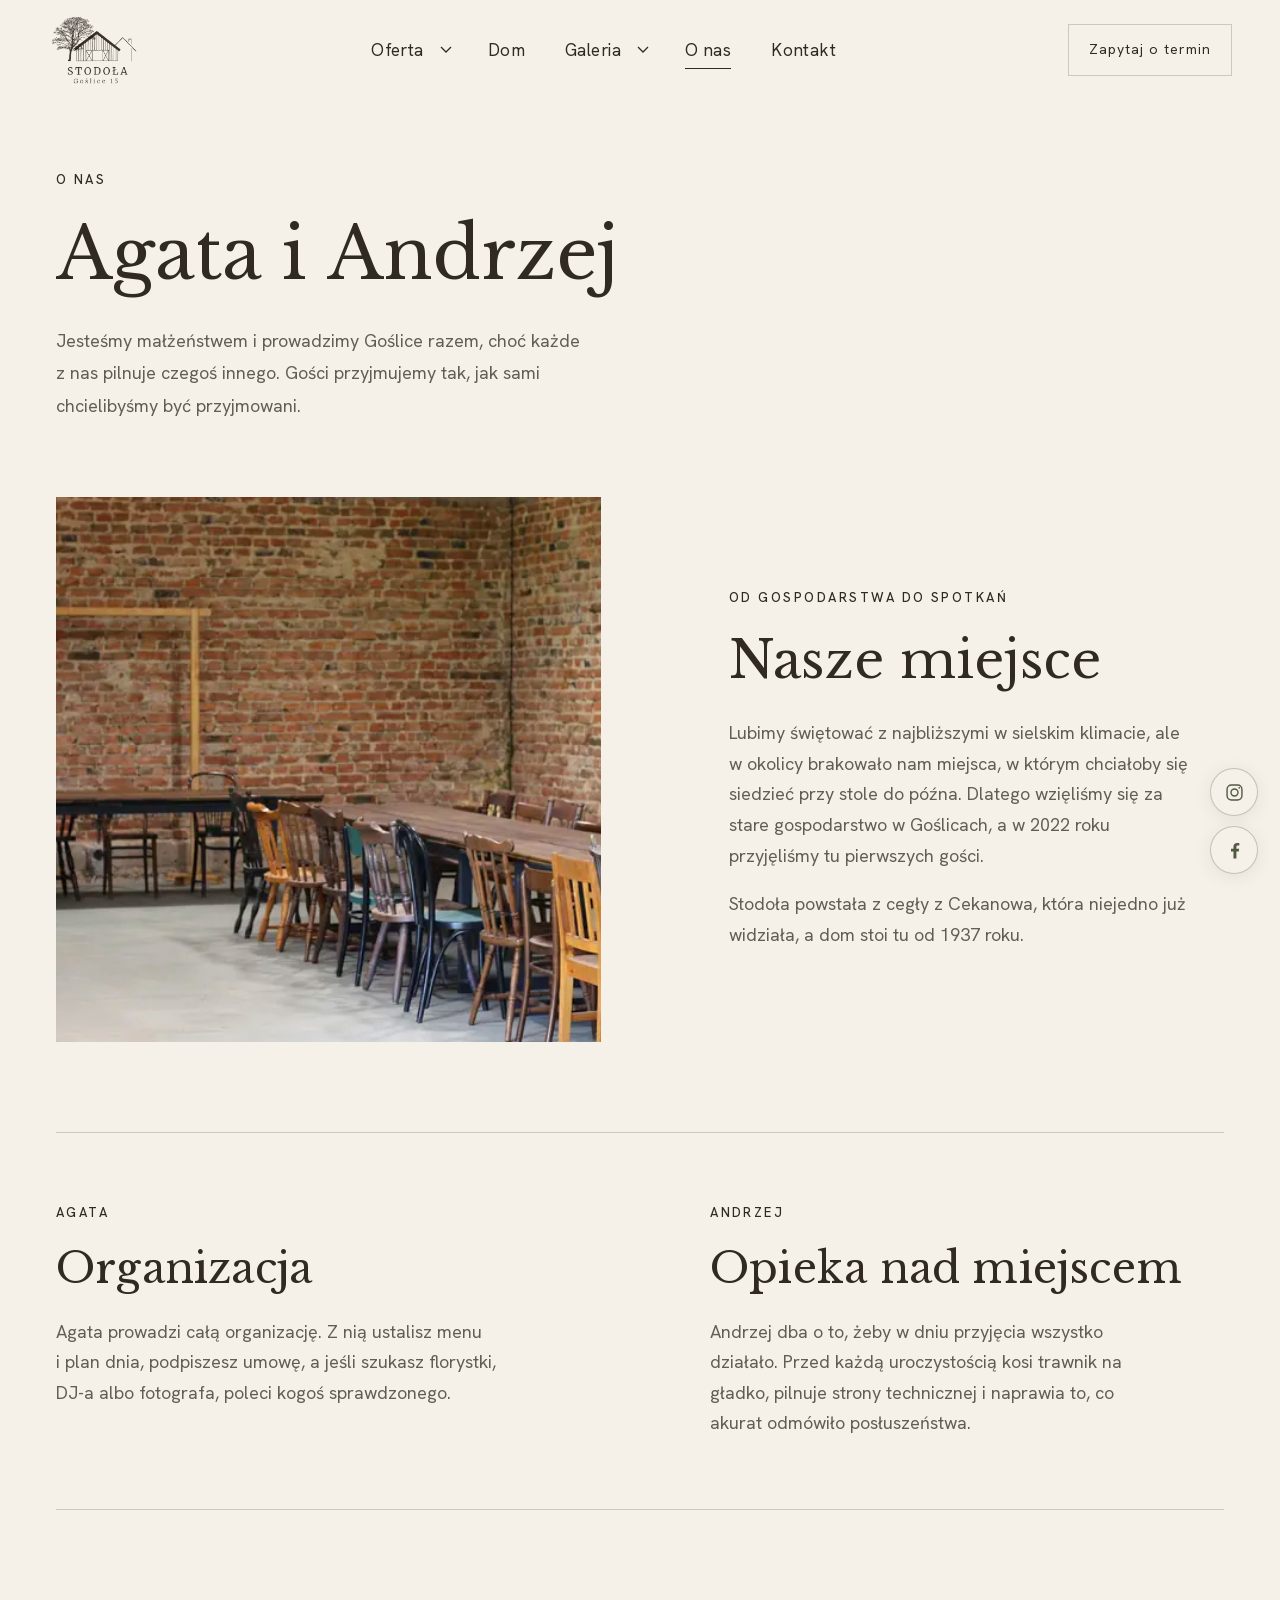
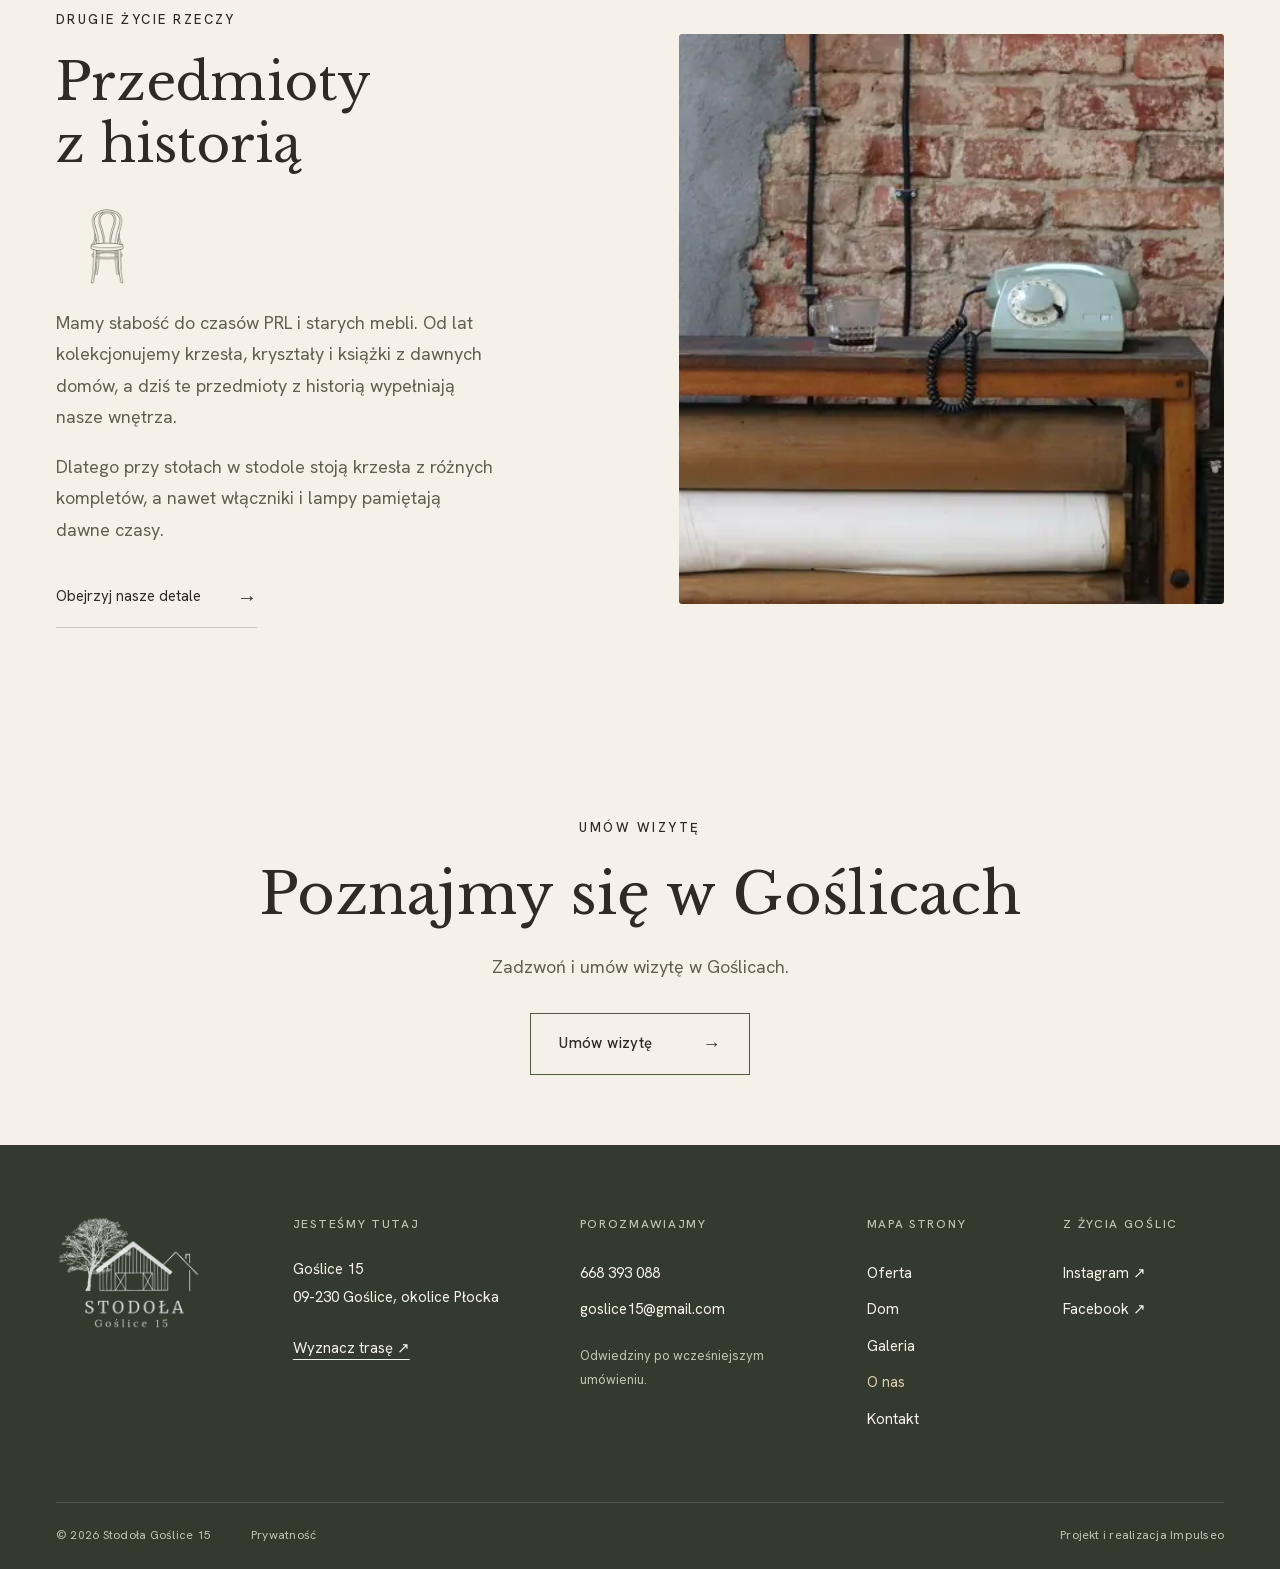
<file: o-nas.html>
<!doctype html><html lang="pl"><head><meta charset="UTF-8"><meta name="viewport" content="width=device-width,initial-scale=1"><script>document.documentElement.classList.add('js')</script><title>Agata, Andrzej i historia Goślic | Stodoła Goślice 15</title><meta name="description" content="Agata i Andrzej odnowili stare gospodarstwo w Goślicach pod Płockiem. Poznaj historię stodoły z cegły z Cekanowa i kolekcji rzeczy z czasów PRL."><meta name="robots" content="noindex,nofollow,noarchive"><meta name="theme-color" content="#FBF6EE"><link rel="canonical" href="https://impulseo-pl.github.io/stodola-goslice-15-podglad/o-nas.html"><link rel="icon" href="img/favicon.png" type="image/png"><meta property="og:url" content="https://impulseo-pl.github.io/stodola-goslice-15-podglad/o-nas.html"><meta property="og:type" content="website"><meta property="og:title" content="Agata, Andrzej i historia Goślic | Stodoła Goślice 15"><meta property="og:description" content="Agata i Andrzej odnowili stare gospodarstwo w Goślicach pod Płockiem. Poznaj historię stodoły z cegły z Cekanowa i kolekcji rzeczy z czasów PRL."><meta property="og:image" content="https://impulseo-pl.github.io/stodola-goslice-15-podglad/img/hero.jpg"><meta property="og:locale" content="pl_PL"><meta property="og:image:width" content="1200"><meta property="og:image:height" content="630"><meta property="og:image:alt" content="Ceglane wnętrze Stodoły Goślice 15 przygotowane na przyjęcie"><meta name="twitter:card" content="summary_large_image"><link rel="preload" href="assets/fonts/libre-baskerville-latin.woff2" as="font" type="font/woff2" crossorigin><link rel="preload" href="assets/fonts/libre-baskerville-latin-ext.woff2" as="font" type="font/woff2" crossorigin><link rel="preload" href="assets/fonts/hanken-grotesk-latin.woff2" as="font" type="font/woff2" crossorigin><link rel="preload" href="assets/fonts/hanken-grotesk-latin-ext.woff2" as="font" type="font/woff2" crossorigin><link rel="preload" href="img/logo.png" as="image" fetchpriority="high"><link rel="stylesheet" href="assets/rdzen.css?v=19"><link rel="stylesheet" href="assets/app.css?v=20261104-strzalki"><script defer src="assets/rdzen.js?v=19"></script><script defer src="assets/app.js?v=20261029-nav-3"></script></head><body class="page-o-nas"><a class="skip" href="#tresc">Przejdź do treści</a><header class="top"><div class="header-inner"><a class="brand" href="index.html" aria-label="Stodoła Goślice 15, strona główna"><img src="img/logo.png" width="318" height="252" alt="Stodoła Goślice 15"></a><button class="burger" aria-expanded="false" aria-controls="menu"><span>Menu</span><i aria-hidden="true"></i></button><nav class="nav" id="menu" aria-label="Główna nawigacja"><div class="offer-nav " data-open="false" data-disclosure="ofertę"><div class="offer-nav-row"><a class="offer-nav-link" href="oferta.html">Oferta</a><button class="offer-toggle" type="button" aria-label="Rozwiń ofertę" aria-expanded="false" aria-controls="oferta-menu"><svg width="12" height="8" viewBox="0 0 12 8" aria-hidden="true"><path d="m1 1 5 5 5-5" fill="none" stroke="currentColor" stroke-width="1.3"/></svg></button></div><ul class="offer-panel nav-panel" id="oferta-menu" aria-label="Oferta"><li><a href="oferta.html#wesela"><span class="offer-label">Wesela</span><span class="offer-direction" aria-hidden="true">↗︎</span></a></li><li><a href="oferta.html#przyjecia"><span class="offer-label">Przyjęcia okolicznościowe</span><span class="offer-direction" aria-hidden="true">↗︎</span></a></li><li><a href="oferta.html#chrzciny"><span class="offer-label">Chrzciny</span><span class="offer-direction" aria-hidden="true">↗︎</span></a></li><li><a href="oferta.html#komunie"><span class="offer-label">Komunie</span><span class="offer-direction" aria-hidden="true">↗︎</span></a></li><li><a href="oferta.html#firmowe"><span class="offer-label">Spotkania firmowe</span><span class="offer-direction" aria-hidden="true">↗︎</span></a></li><li><a href="oferta.html#dom"><span class="offer-label">Wynajem domu</span><span class="offer-direction" aria-hidden="true">↗︎</span></a></li><li><a href="oferta.html#catering"><span class="offer-label">Catering świąteczny</span><span class="offer-direction" aria-hidden="true">↗︎</span></a></li><li><a href="oferta.html#sesje"><span class="offer-label">Sesje zdjęciowe</span><span class="offer-direction" aria-hidden="true">↗︎</span></a></li><li class="offer-overview"><a class="offer-all" href="oferta.html">Zobacz całą ofertę<span aria-hidden="true">→</span></a></li></ul></div><a href="dom.html" >Dom<span class="nav-arrow" aria-hidden="true">→</span></a><div class="offer-nav gallery-nav" data-open="false" data-disclosure="galerię"><div class="offer-nav-row"><a class="offer-nav-link" href="galeria.html">Galeria</a><button class="offer-toggle" type="button" aria-label="Rozwiń galerię" aria-expanded="false" aria-controls="galeria-menu"><svg width="12" height="8" viewBox="0 0 12 8" aria-hidden="true"><path d="m1 1 5 5 5-5" fill="none" stroke="currentColor" stroke-width="1.3"/></svg></button></div><ul class="offer-panel nav-panel" id="galeria-menu" aria-label="Galeria"><li><a href="galeria.html#stodola"><span class="offer-label">Stodoła</span><span class="offer-direction" aria-hidden="true">↗︎</span></a></li><li><a href="galeria.html#plener"><span class="offer-label">Plener</span><span class="offer-direction" aria-hidden="true">↗︎</span></a></li><li><a href="galeria.html#dom"><span class="offer-label">Dom</span><span class="offer-direction" aria-hidden="true">↗︎</span></a></li><li><a href="galeria.html#detale"><span class="offer-label">Detale</span><span class="offer-direction" aria-hidden="true">↗︎</span></a></li><li class="offer-overview"><a class="offer-all" href="galeria.html">Zobacz całą galerię<span aria-hidden="true">→</span></a></li></ul></div><a href="o-nas.html" aria-current="page" >O nas<span class="nav-arrow" aria-hidden="true">→</span></a><a href="kontakt.html" >Kontakt<span class="nav-arrow" aria-hidden="true">→</span></a></nav><a class="header-phone" href="kontakt.html">Zapytaj o termin</a></div></header><main id="tresc"><header class="page-intro wrap"><p class="eyebrow">O NAS</p><h1>Agata i Andrzej</h1><p class="intro-lead">Jesteśmy małżeństwem i prowadzimy Goślice razem, choć każde z nas pilnuje czegoś innego. Gości przyjmujemy tak, jak sami chcielibyśmy być przyjmowani.</p></header><section class="about-story wrap"><figure class="photo "><img class="" src="img/wnetrze-r3-1100.webp" srcset="img/wnetrze-r3-640.webp 640w, img/wnetrze-r3-800.webp 800w, img/wnetrze-r3-1100.webp 1100w, img/wnetrze-r3-1800.webp 1800w" sizes="(max-width: 800px) 100vw, 50vw" width="1800" height="1286" alt="Ceglana sala z drewnianymi stołami" loading="eager" fetchpriority="high" decoding="async"></figure><div><p class="eyebrow">OD GOSPODARSTWA DO SPOTKAŃ</p><h2>Nasze miejsce</h2><p>Lubimy świętować z najbliższymi w sielskim klimacie, ale w okolicy brakowało nam miejsca, w którym chciałoby się siedzieć przy stole do późna. Dlatego wzięliśmy się za stare gospodarstwo w Goślicach, a w 2022 roku przyjęliśmy tu pierwszych gości.</p><p>Stodoła powstała z cegły z Cekanowa, która niejedno już widziała, a dom stoi tu od 1937 roku.</p></div></section><section class="owners wrap"><div><p class="eyebrow">AGATA</p><h2>Organizacja</h2><p>Agata prowadzi całą organizację. Z nią ustalisz menu i plan dnia, podpiszesz umowę, a jeśli szukasz florystki, DJ-a albo fotografa, poleci kogoś sprawdzonego.</p></div><div><p class="eyebrow">ANDRZEJ</p><h2>Opieka nad miejscem</h2><p>Andrzej dba o to, żeby w dniu przyjęcia wszystko działało. Przed każdą uroczystością kosi trawnik na gładko, pilnuje strony technicznej i naprawia to, co akurat odmówiło posłuszeństwa.</p></div></section><section class="split wrap reverse"><figure class="photo "><img class="" src="img/stare-przedmioty-r3-1100.webp" srcset="img/stare-przedmioty-r3-640.webp 640w, img/stare-przedmioty-r3-800.webp 800w, img/stare-przedmioty-r3-1100.webp 1100w, img/stare-przedmioty-r3-1800.webp 1800w" sizes="(max-width: 800px) 100vw, 50vw" width="1800" height="1200" alt="Zabytkowy telefon pośród starych domowych sprzętów" loading="eager" decoding="async"></figure><div class="split-copy"><p class="eyebrow">DRUGIE ŻYCIE RZECZY</p><h2>Przedmioty z historią</h2><img class="flow-icon story-mark" src="img/flow-krzeslo.webp" alt="" aria-hidden="true" width="240" height="200" loading="lazy" decoding="async"><p>Mamy słabość do czasów PRL i starych mebli. Od lat kolekcjonujemy krzesła, kryształy i książki z dawnych domów, a dziś te przedmioty z historią wypełniają nasze wnętrza.</p><p>Dlatego przy stołach w stodole stoją krzesła z różnych kompletów, a nawet włączniki i lampy pamiętają dawne czasy.</p><a class="text-link" href="galeria.html">Obejrzyj nasze detale<span aria-hidden="true">→</span></a></div></section><section class="invitation wrap"><p class="eyebrow">UMÓW WIZYTĘ</p><h2>Poznajmy się w Goślicach</h2><p>Zadzwoń i umów wizytę w Goślicach.</p><a class="button" href="kontakt.html">Umów wizytę<span aria-hidden="true">→</span></a></section></main><footer class="footer"><div class="footer-main wrap"><a class="footer-brand" href="index.html"><img src="img/logo.png" width="318" height="252" alt="Stodoła Goślice 15"></a><div><p class="eyebrow">JESTEŚMY TUTAJ</p><p>Goślice 15<br>09-230 Goślice, okolice Płocka</p><a class="underlink" href="https://share.google/zNsgTgw7Gfr0Usjlz" target="_blank" rel="noopener noreferrer">Wyznacz trasę ↗︎</a></div><div><p class="eyebrow">POROZMAWIAJMY</p><a href="tel:+48668393088">668 393 088</a><a href="mailto:goslice15@gmail.com">goslice15@gmail.com</a><p class="quiet">Odwiedziny po wcześniejszym umówieniu.</p></div><div><p class="eyebrow">MAPA STRONY</p><a href="oferta.html">Oferta</a><a href="dom.html">Dom</a><a href="galeria.html">Galeria</a><a href="o-nas.html" aria-current="page">O nas</a><a href="kontakt.html">Kontakt</a></div><div><p class="eyebrow">Z ŻYCIA GOŚLIC</p><a href="https://www.instagram.com/stodola_goslice15/" target="_blank" rel="noopener noreferrer">Instagram ↗︎</a><a href="https://www.facebook.com/p/Stodo%C5%82a-Go%C5%9Blice-15-100090705344864/" target="_blank" rel="noopener noreferrer">Facebook ↗︎</a></div></div><div class="footer-bottom wrap"><span>© <span data-year>2026</span> Stodoła Goślice 15</span><a href="prywatnosc.html">Prywatność</a><span>Projekt i realizacja <a href="https://impulseo.pl" target="_blank" rel="noopener noreferrer">Impulseo</a></span></div></footer><aside class="social-bubbles" aria-label="Znajdź nas w social mediach"><a href="https://www.instagram.com/stodola_goslice15/" target="_blank" rel="noopener noreferrer" aria-label="Instagram Stodoły Goślice 15 — otwiera nową kartę"><svg viewBox="0 0 24 24" fill="none" stroke="currentColor" stroke-width="1.6" aria-hidden="true"><rect x="3.5" y="3.5" width="17" height="17" rx="5"/><circle cx="12" cy="12" r="4"/><circle cx="17.4" cy="6.7" r="1" fill="currentColor" stroke="none"/></svg><span>Instagram</span></a><a href="https://www.facebook.com/p/Stodo%C5%82a-Go%C5%9Blice-15-100090705344864/" target="_blank" rel="noopener noreferrer" aria-label="Facebook Stodoły Goślice 15 — otwiera nową kartę"><svg viewBox="0 0 24 24" fill="currentColor" aria-hidden="true"><path d="M14.2 21v-8h2.7l.4-3.1h-3.1v-2c0-.9.3-1.5 1.6-1.5h1.7V3.6c-.3 0-1.3-.1-2.5-.1-2.5 0-4.2 1.5-4.2 4.3v2.1H8V13h2.8v8z"/></svg><span>Facebook</span></a></aside><a class="mobile-call" href="tel:+48668393088"><span>Zadzwoń do nas</span><span>668 393 088 ↗︎</span></a><div class="lb" hidden role="dialog" aria-modal="true" aria-label="Powiększone zdjęcie"><button class="lb-x" aria-label="Zamknij zdjęcie">Zamknij <span aria-hidden="true">×</span></button><button class="lb-p" aria-label="Poprzednie zdjęcie">←</button><div class="lb-content"><img alt=""><p class="lb-cap"></p><p class="lb-count" aria-live="polite" aria-atomic="true"></p></div><button class="lb-n" aria-label="Następne zdjęcie">→</button></div></body></html>
</file>
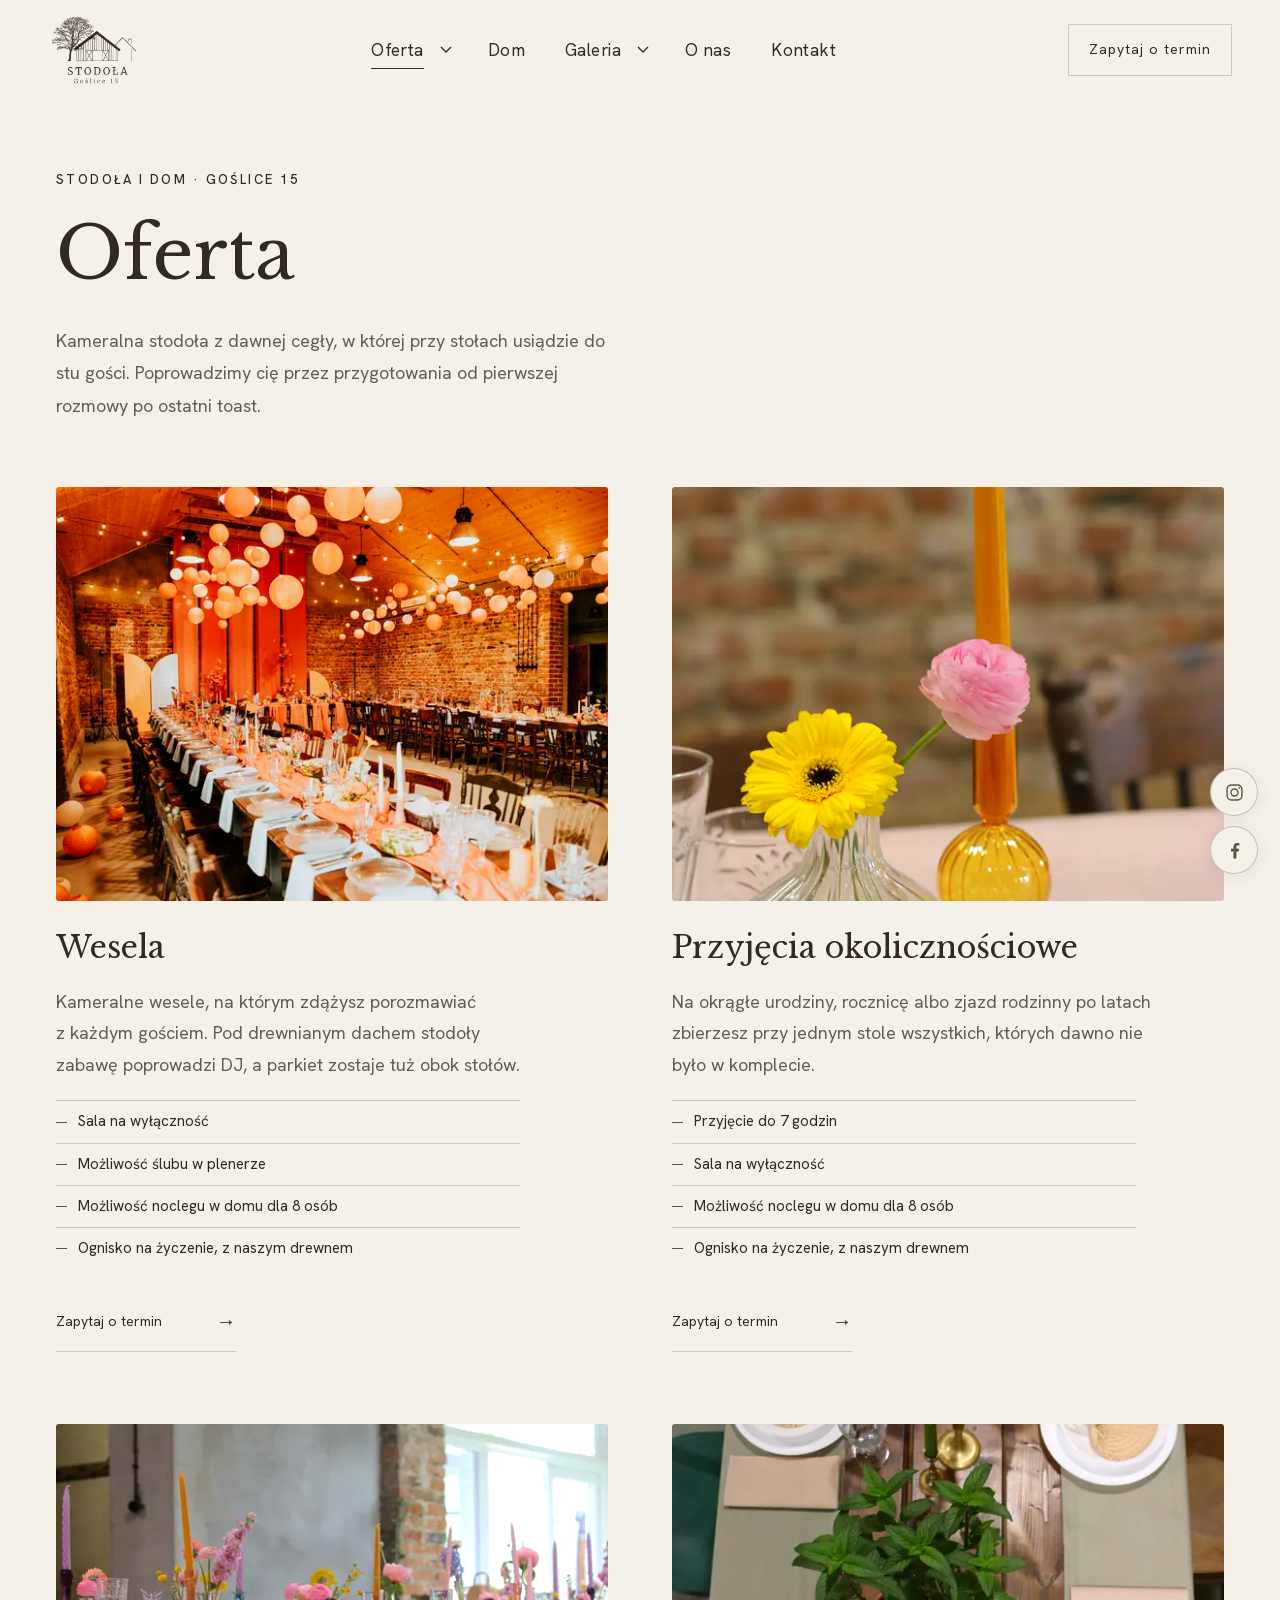
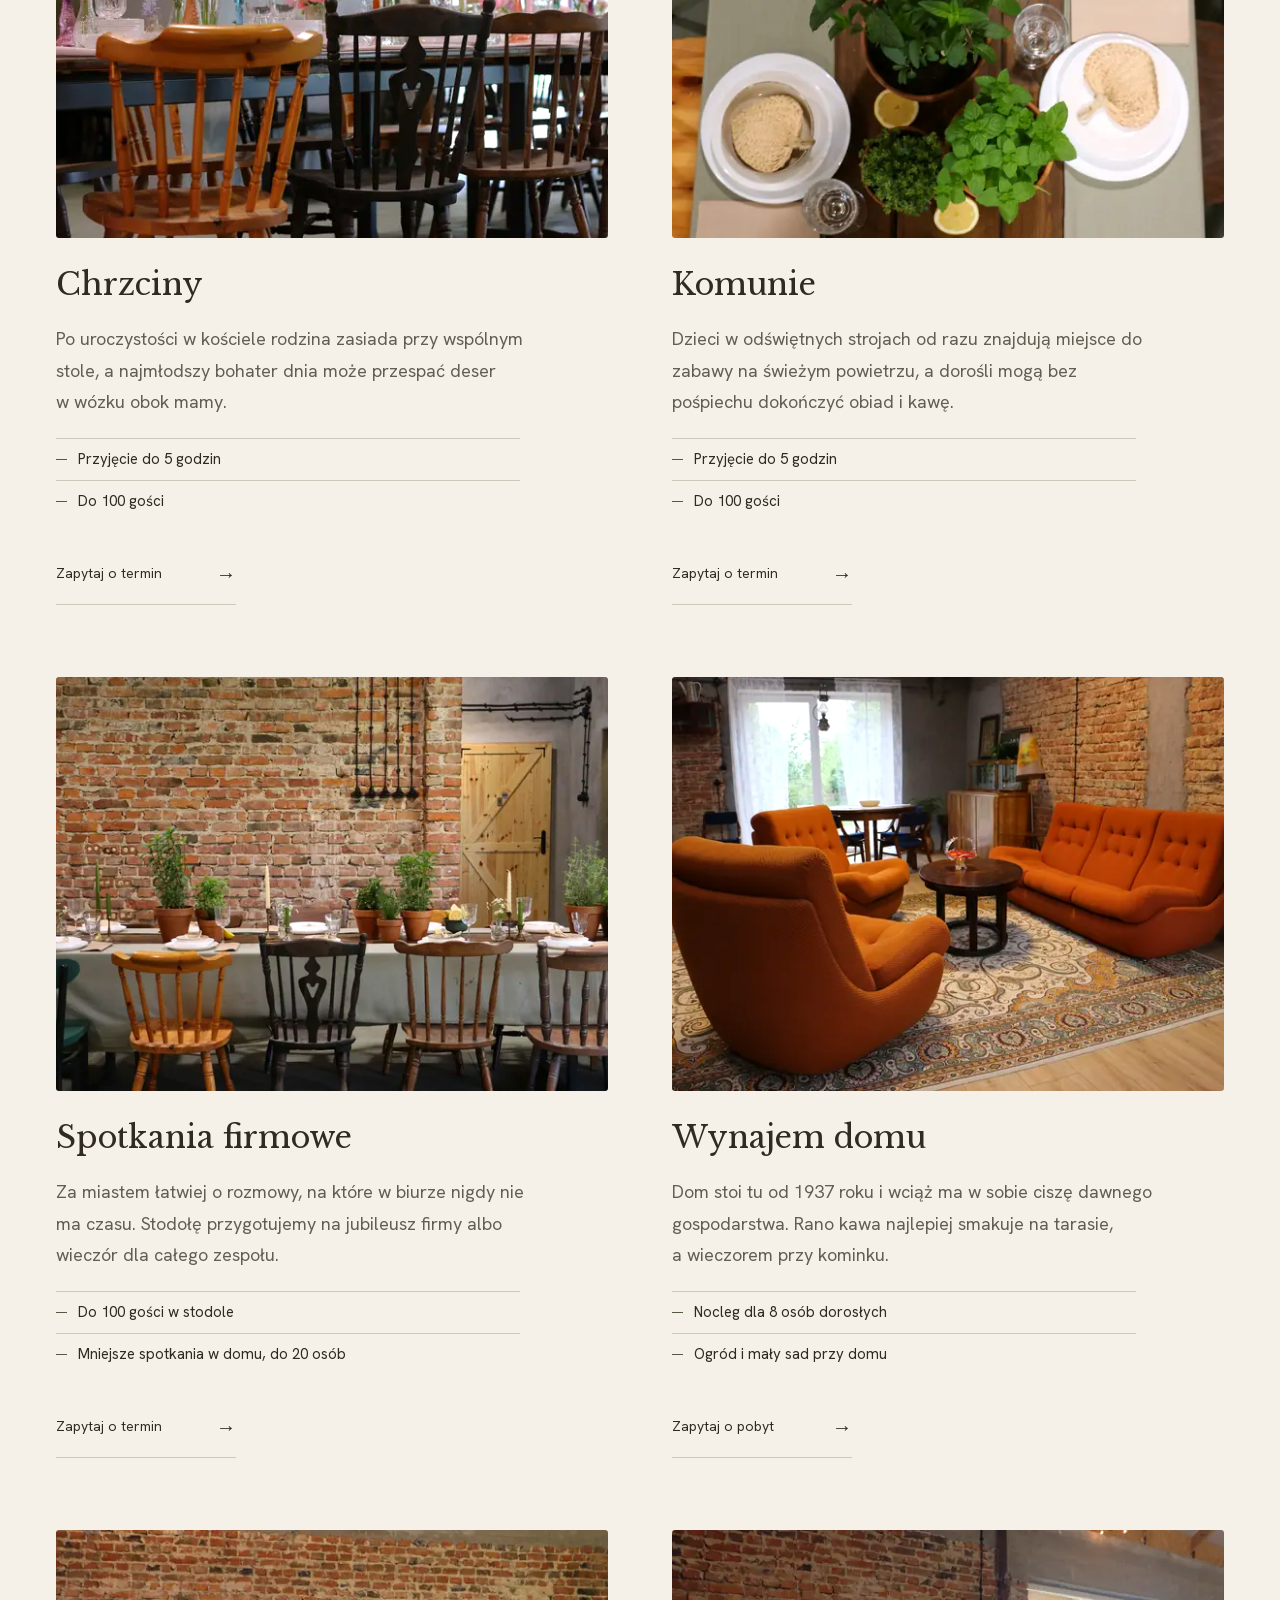
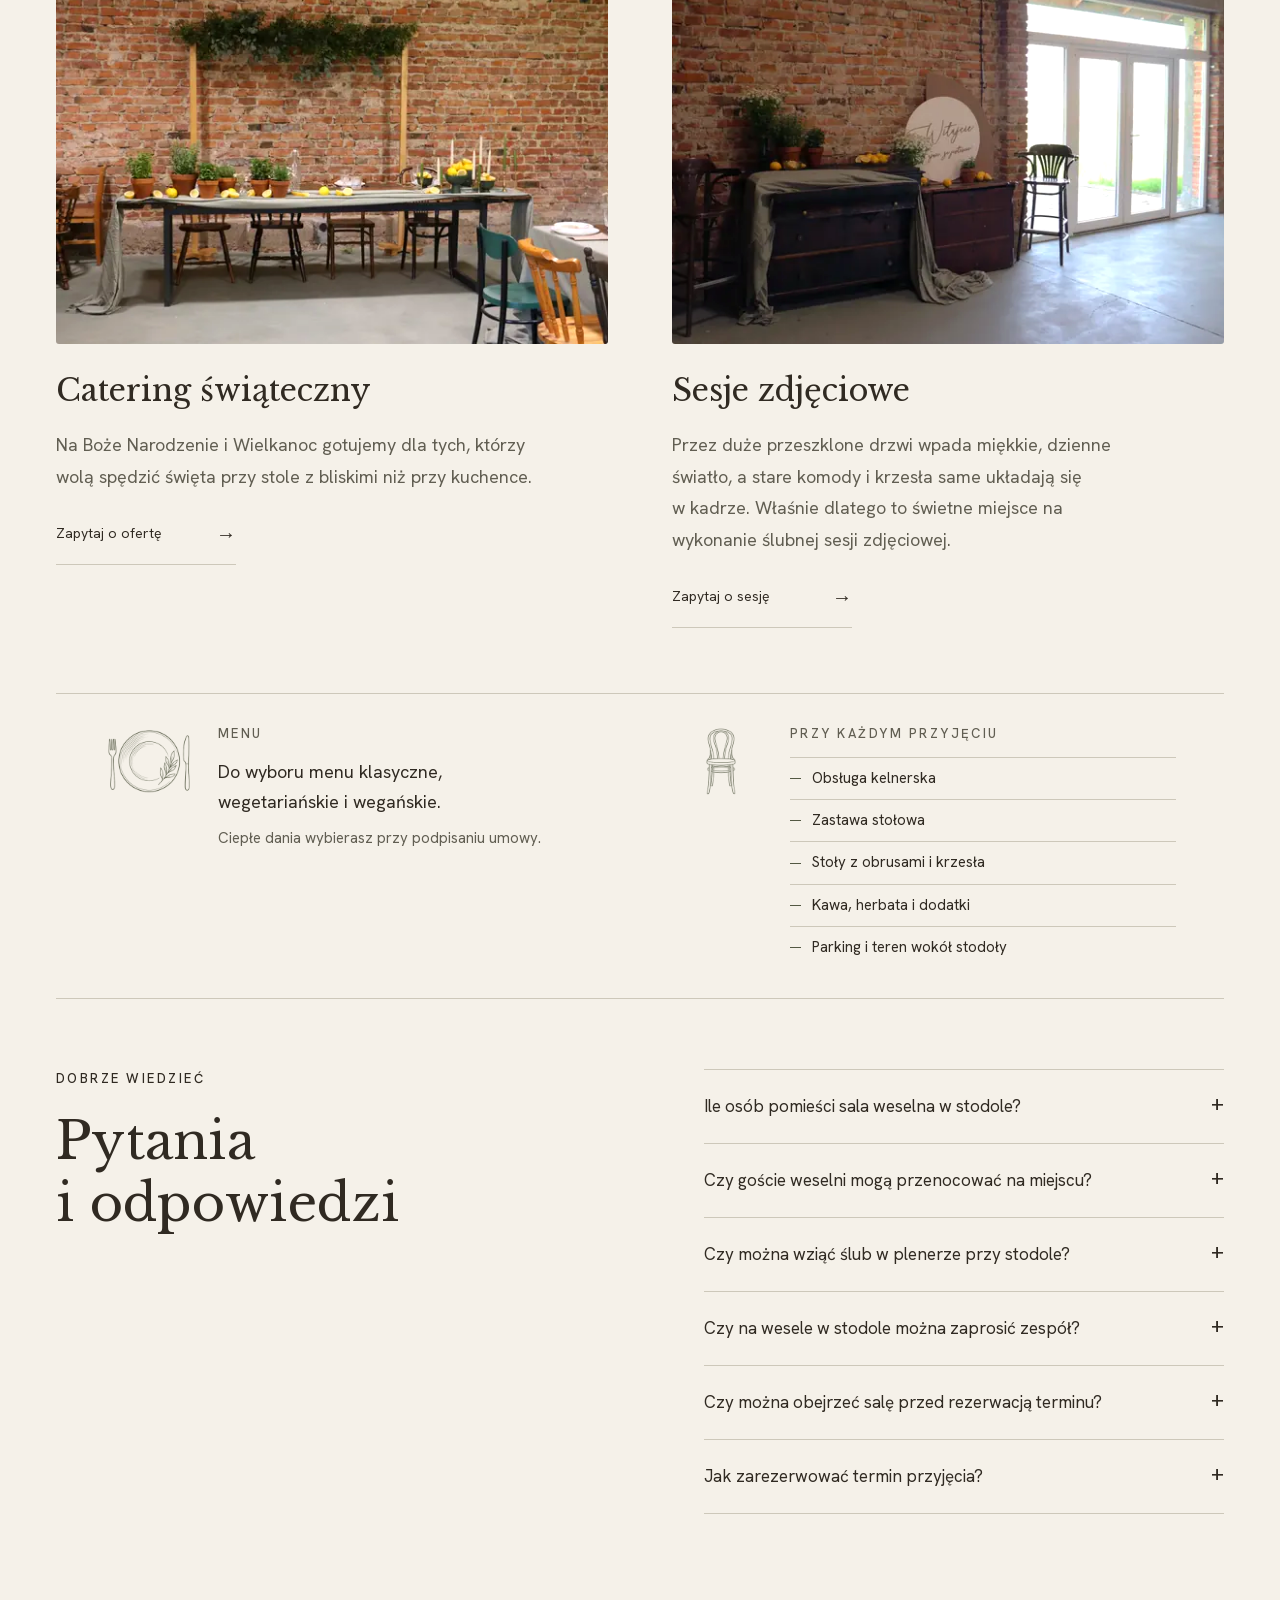
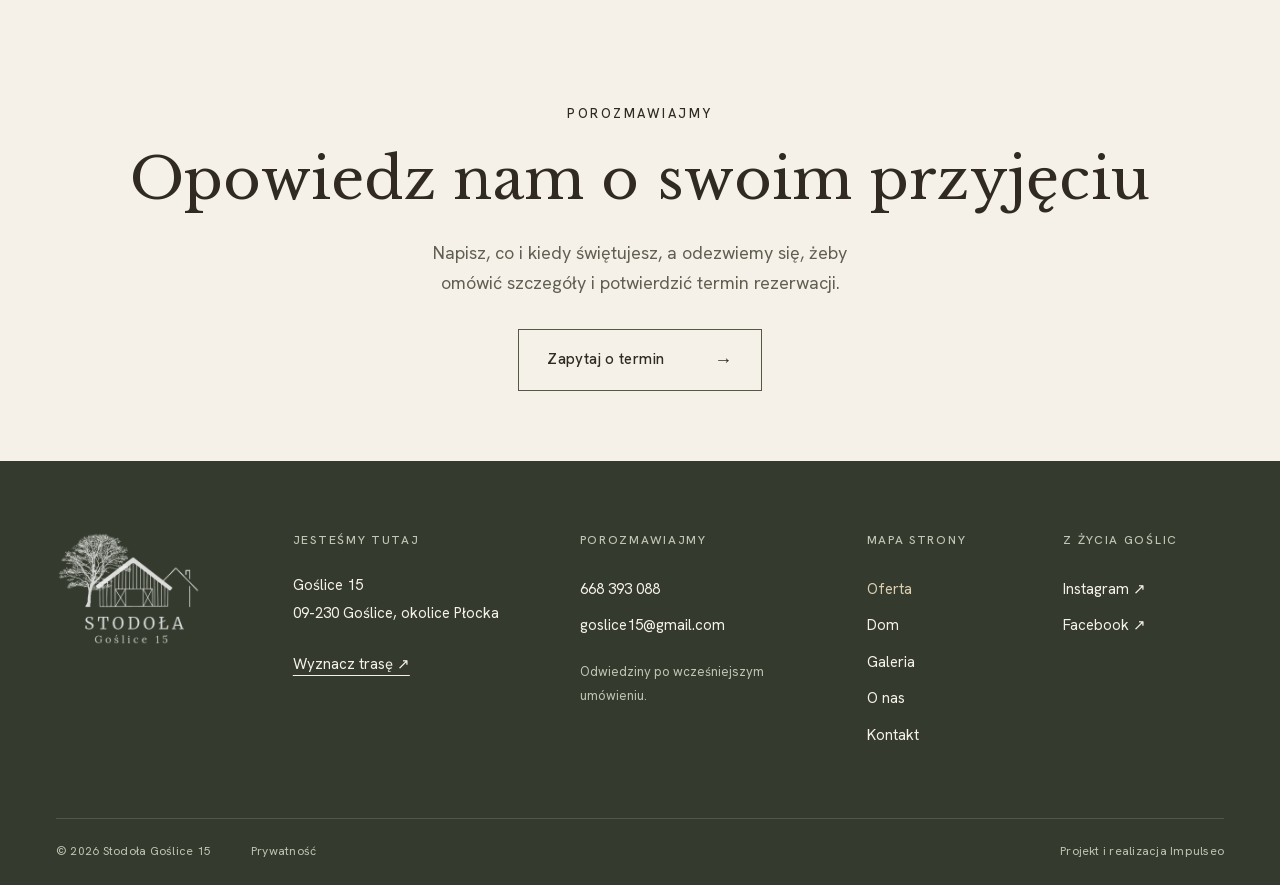
<file: oferta.html>
<!doctype html><html lang="pl"><head><meta charset="UTF-8"><meta name="viewport" content="width=device-width,initial-scale=1"><script>document.documentElement.classList.add('js')</script><title>Wesela i przyjęcia pod Płockiem | Stodoła Goślice 15</title><meta name="description" content="Kameralna stodoła z dawnej cegły i dom z 1937 roku pod Płockiem. Wesela ze ślubem w plenerze, chrzciny, komunie i przyjęcia nawet dla stu gości."><meta name="robots" content="noindex,nofollow,noarchive"><meta name="theme-color" content="#FBF6EE"><link rel="canonical" href="https://impulseo-pl.github.io/stodola-goslice-15-podglad/oferta.html"><link rel="icon" href="img/favicon.png" type="image/png"><meta property="og:url" content="https://impulseo-pl.github.io/stodola-goslice-15-podglad/oferta.html"><meta property="og:type" content="website"><meta property="og:title" content="Wesela i przyjęcia pod Płockiem | Stodoła Goślice 15"><meta property="og:description" content="Kameralna stodoła z dawnej cegły i dom z 1937 roku pod Płockiem. Wesela ze ślubem w plenerze, chrzciny, komunie i przyjęcia nawet dla stu gości."><meta property="og:image" content="https://impulseo-pl.github.io/stodola-goslice-15-podglad/img/hero.jpg"><meta property="og:locale" content="pl_PL"><meta property="og:image:width" content="1200"><meta property="og:image:height" content="630"><meta property="og:image:alt" content="Ceglane wnętrze Stodoły Goślice 15 przygotowane na przyjęcie"><meta name="twitter:card" content="summary_large_image"><link rel="preload" href="assets/fonts/libre-baskerville-latin.woff2" as="font" type="font/woff2" crossorigin><link rel="preload" href="assets/fonts/libre-baskerville-latin-ext.woff2" as="font" type="font/woff2" crossorigin><link rel="preload" href="assets/fonts/hanken-grotesk-latin.woff2" as="font" type="font/woff2" crossorigin><link rel="preload" href="assets/fonts/hanken-grotesk-latin-ext.woff2" as="font" type="font/woff2" crossorigin><link rel="preload" href="img/logo.png" as="image" fetchpriority="high"><link rel="stylesheet" href="assets/rdzen.css?v=19"><link rel="stylesheet" href="assets/app.css?v=20261104-strzalki"><script defer src="assets/rdzen.js?v=19"></script><script defer src="assets/app.js?v=20261029-nav-3"></script></head><body class="page-oferta"><a class="skip" href="#tresc">Przejdź do treści</a><header class="top"><div class="header-inner"><a class="brand" href="index.html" aria-label="Stodoła Goślice 15, strona główna"><img src="img/logo.png" width="318" height="252" alt="Stodoła Goślice 15"></a><button class="burger" aria-expanded="false" aria-controls="menu"><span>Menu</span><i aria-hidden="true"></i></button><nav class="nav" id="menu" aria-label="Główna nawigacja"><div class="offer-nav " data-open="false" data-disclosure="ofertę"><div class="offer-nav-row"><a class="offer-nav-link" href="oferta.html" aria-current="page">Oferta</a><button class="offer-toggle" type="button" aria-label="Rozwiń ofertę" aria-expanded="false" aria-controls="oferta-menu"><svg width="12" height="8" viewBox="0 0 12 8" aria-hidden="true"><path d="m1 1 5 5 5-5" fill="none" stroke="currentColor" stroke-width="1.3"/></svg></button></div><ul class="offer-panel nav-panel" id="oferta-menu" aria-label="Oferta"><li><a href="oferta.html#wesela"><span class="offer-label">Wesela</span><span class="offer-direction" aria-hidden="true">↗︎</span></a></li><li><a href="oferta.html#przyjecia"><span class="offer-label">Przyjęcia okolicznościowe</span><span class="offer-direction" aria-hidden="true">↗︎</span></a></li><li><a href="oferta.html#chrzciny"><span class="offer-label">Chrzciny</span><span class="offer-direction" aria-hidden="true">↗︎</span></a></li><li><a href="oferta.html#komunie"><span class="offer-label">Komunie</span><span class="offer-direction" aria-hidden="true">↗︎</span></a></li><li><a href="oferta.html#firmowe"><span class="offer-label">Spotkania firmowe</span><span class="offer-direction" aria-hidden="true">↗︎</span></a></li><li><a href="oferta.html#dom"><span class="offer-label">Wynajem domu</span><span class="offer-direction" aria-hidden="true">↗︎</span></a></li><li><a href="oferta.html#catering"><span class="offer-label">Catering świąteczny</span><span class="offer-direction" aria-hidden="true">↗︎</span></a></li><li><a href="oferta.html#sesje"><span class="offer-label">Sesje zdjęciowe</span><span class="offer-direction" aria-hidden="true">↗︎</span></a></li><li class="offer-overview"><a class="offer-all" href="oferta.html">Zobacz całą ofertę<span aria-hidden="true">→</span></a></li></ul></div><a href="dom.html" >Dom<span class="nav-arrow" aria-hidden="true">→</span></a><div class="offer-nav gallery-nav" data-open="false" data-disclosure="galerię"><div class="offer-nav-row"><a class="offer-nav-link" href="galeria.html">Galeria</a><button class="offer-toggle" type="button" aria-label="Rozwiń galerię" aria-expanded="false" aria-controls="galeria-menu"><svg width="12" height="8" viewBox="0 0 12 8" aria-hidden="true"><path d="m1 1 5 5 5-5" fill="none" stroke="currentColor" stroke-width="1.3"/></svg></button></div><ul class="offer-panel nav-panel" id="galeria-menu" aria-label="Galeria"><li><a href="galeria.html#stodola"><span class="offer-label">Stodoła</span><span class="offer-direction" aria-hidden="true">↗︎</span></a></li><li><a href="galeria.html#plener"><span class="offer-label">Plener</span><span class="offer-direction" aria-hidden="true">↗︎</span></a></li><li><a href="galeria.html#dom"><span class="offer-label">Dom</span><span class="offer-direction" aria-hidden="true">↗︎</span></a></li><li><a href="galeria.html#detale"><span class="offer-label">Detale</span><span class="offer-direction" aria-hidden="true">↗︎</span></a></li><li class="offer-overview"><a class="offer-all" href="galeria.html">Zobacz całą galerię<span aria-hidden="true">→</span></a></li></ul></div><a href="o-nas.html" >O nas<span class="nav-arrow" aria-hidden="true">→</span></a><a href="kontakt.html" >Kontakt<span class="nav-arrow" aria-hidden="true">→</span></a></nav><a class="header-phone" href="kontakt.html">Zapytaj o termin</a></div></header><main id="tresc"><header class="page-intro wrap"><p class="eyebrow">STODOŁA I DOM · GOŚLICE 15</p><h1>Oferta</h1><p class="intro-lead">Kameralna stodoła z dawnej cegły, w której przy stołach usiądzie do stu gości. Poprowadzimy cię przez przygotowania od pierwszej rozmowy po ostatni toast.</p></header><div class="offer-grid wrap"><section class="offer-block" id="wesela" aria-labelledby="oferta-wesela"><div class="offer-photo"><img class="" src="img/wesele-sala-r3-1100.webp" srcset="img/wesele-sala-r3-640.webp 640w, img/wesele-sala-r3-800.webp 800w, img/wesele-sala-r3-1100.webp 1100w, img/wesele-sala-r3-1800.webp 1800w" sizes="(max-width: 760px) calc(100vw - 44px), 50vw" width="1800" height="1201" alt="Stodoła udekorowana na wesele, z lampionami nad długimi stołami" loading="eager" fetchpriority="high" decoding="async"></div><div class="offer-copy"><h2 id="oferta-wesela">Wesela</h2><p>Kameralne wesele, na którym zdążysz porozmawiać z każdym gościem. Pod drewnianym dachem stodoły zabawę poprowadzi DJ, a parkiet zostaje tuż obok stołów.</p><ul class="offer-points"><li>Sala na wyłączność</li><li>Możliwość ślubu w plenerze</li><li>Możliwość noclegu w domu dla 8 osób</li><li>Ognisko na życzenie, z naszym drewnem</li></ul><a class="text-link" href="kontakt.html?okazja=Wesele">Zapytaj o termin<span aria-hidden="true">→</span></a></div></section><section class="offer-block" id="przyjecia" aria-labelledby="oferta-przyjecia"><div class="offer-photo"><img class="" src="img/dekoracje-r3-1100.webp" srcset="img/dekoracje-r3-640.webp 640w, img/dekoracje-r3-800.webp 800w, img/dekoracje-r3-1100.webp 1100w, img/dekoracje-r3-1800.webp 1800w" sizes="(max-width: 760px) calc(100vw - 44px), 50vw" width="1800" height="2700" alt="Kolorowe wazony z kwiatami" loading="eager" decoding="async"></div><div class="offer-copy"><h2 id="oferta-przyjecia">Przyjęcia okolicznościowe</h2><p>Na okrągłe urodziny, rocznicę albo zjazd rodzinny po latach zbierzesz przy jednym stole wszystkich, których dawno nie było w komplecie.</p><ul class="offer-points"><li>Przyjęcie do 7 godzin</li><li>Sala na wyłączność</li><li>Możliwość noclegu w domu dla 8 osób</li><li>Ognisko na życzenie, z naszym drewnem</li></ul><a class="text-link" href="kontakt.html?okazja=Urodziny%20lub%20rocznica">Zapytaj o termin<span aria-hidden="true">→</span></a></div></section><section class="offer-block" id="chrzciny" aria-labelledby="oferta-chrzciny"><div class="offer-photo"><img class="" src="img/rozowy-stol-r3-1100.webp" srcset="img/rozowy-stol-r3-640.webp 640w, img/rozowy-stol-r3-800.webp 800w, img/rozowy-stol-r3-1100.webp 1100w, img/rozowy-stol-r3-1800.webp 1800w" sizes="(max-width: 760px) calc(100vw - 44px), 50vw" width="1800" height="1200" alt="Przygotowany stół z kwiatami i świecami" loading="eager" decoding="async"></div><div class="offer-copy"><h2 id="oferta-chrzciny">Chrzciny</h2><p>Po uroczystości w kościele rodzina zasiada przy wspólnym stole, a najmłodszy bohater dnia może przespać deser w wózku obok mamy.</p><ul class="offer-points"><li>Przyjęcie do 5 godzin</li><li>Do 100 gości</li></ul><a class="text-link" href="kontakt.html?okazja=Chrzciny">Zapytaj o termin<span aria-hidden="true">→</span></a></div></section><section class="offer-block" id="komunie" aria-labelledby="oferta-komunie"><div class="offer-photo"><img class="" src="img/zielony-stol-r3-1100.webp" srcset="img/zielony-stol-r3-640.webp 640w, img/zielony-stol-r3-800.webp 800w, img/zielony-stol-r3-1100.webp 1100w, img/zielony-stol-r3-1800.webp 1800w" sizes="(max-width: 760px) calc(100vw - 44px), 50vw" width="1800" height="2700" alt="Zielone dekoracje na nakrytym stole" loading="eager" decoding="async"></div><div class="offer-copy"><h2 id="oferta-komunie">Komunie</h2><p>Dzieci w odświętnych strojach od razu znajdują miejsce do zabawy na świeżym powietrzu, a dorośli mogą bez pośpiechu dokończyć obiad i kawę.</p><ul class="offer-points"><li>Przyjęcie do 5 godzin</li><li>Do 100 gości</li></ul><a class="text-link" href="kontakt.html?okazja=Komunia">Zapytaj o termin<span aria-hidden="true">→</span></a></div></section><section class="offer-block" id="firmowe" aria-labelledby="oferta-firmowe"><div class="offer-photo"><img class="" src="img/krzesla-r3-1100.webp" srcset="img/krzesla-r3-640.webp 640w, img/krzesla-r3-800.webp 800w, img/krzesla-r3-1100.webp 1100w, img/krzesla-r3-1800.webp 1800w" sizes="(max-width: 760px) calc(100vw - 44px), 50vw" width="1800" height="1200" alt="Różne drewniane krzesła przy stole w stodole" loading="lazy" decoding="async"></div><div class="offer-copy"><h2 id="oferta-firmowe">Spotkania firmowe</h2><p>Za miastem łatwiej o rozmowy, na które w biurze nigdy nie ma czasu. Stodołę przygotujemy na jubileusz firmy albo wieczór dla całego zespołu.</p><ul class="offer-points"><li>Do 100 gości w stodole</li><li>Mniejsze spotkania w domu, do 20 osób</li></ul><a class="text-link" href="kontakt.html?okazja=Spotkanie%20firmowe">Zapytaj o termin<span aria-hidden="true">→</span></a></div></section><section class="offer-block" id="dom" aria-labelledby="oferta-dom"><div class="offer-photo"><img class="" src="img/dom-r3-1100.webp" srcset="img/dom-r3-640.webp 640w, img/dom-r3-800.webp 800w, img/dom-r3-1100.webp 1100w, img/dom-r3-1800.webp 1800w" sizes="(max-width: 760px) calc(100vw - 44px), 50vw" width="1800" height="1200" alt="Salon z pomarańczowymi fotelami, cegłą i starymi meblami" loading="lazy" decoding="async"></div><div class="offer-copy"><h2 id="oferta-dom">Wynajem domu</h2><p>Dom stoi tu od 1937 roku i wciąż ma w sobie ciszę dawnego gospodarstwa. Rano kawa najlepiej smakuje na tarasie, a wieczorem przy kominku.</p><ul class="offer-points"><li>Nocleg dla 8 osób dorosłych</li><li>Ogród i mały sad przy domu</li></ul><a class="text-link" href="kontakt.html?okazja=Wynajem%20domu">Zapytaj o pobyt<span aria-hidden="true">→</span></a></div></section><section class="offer-block" id="catering" aria-labelledby="oferta-catering"><div class="offer-photo"><img class="" src="img/stol-r3-1100.webp" srcset="img/stol-r3-640.webp 640w, img/stol-r3-800.webp 800w, img/stol-r3-1100.webp 1100w, img/stol-r3-1800.webp 1800w" sizes="(max-width: 760px) calc(100vw - 44px), 50vw" width="1800" height="1200" alt="Stół z zielonymi dekoracjami i cytrynami przy ceglanej ścianie" loading="lazy" decoding="async"></div><div class="offer-copy"><h2 id="oferta-catering">Catering świąteczny</h2><p>Na Boże Narodzenie i Wielkanoc gotujemy dla tych, którzy wolą spędzić święta przy stole z bliskimi niż przy kuchence.</p><a class="text-link" href="kontakt.html?okazja=Catering">Zapytaj o ofertę<span aria-hidden="true">→</span></a></div></section><section class="offer-block" id="sesje" aria-labelledby="oferta-sesje"><div class="offer-photo"><img class="" src="img/pianino-r3-1100.webp" srcset="img/pianino-r3-640.webp 640w, img/pianino-r3-800.webp 800w, img/pianino-r3-1100.webp 1100w, img/pianino-r3-1800.webp 1800w" sizes="(max-width: 760px) calc(100vw - 44px), 50vw" width="1800" height="1200" alt="Stare meble przy oknie w ceglanej stodole" loading="lazy" decoding="async"></div><div class="offer-copy"><h2 id="oferta-sesje">Sesje zdjęciowe</h2><p>Przez duże przeszklone drzwi wpada miękkie, dzienne światło, a stare komody i krzesła same układają się w kadrze. Właśnie dlatego to świetne miejsce na wykonanie ślubnej sesji zdjęciowej.</p><a class="text-link" href="kontakt.html?okazja=Sesja%20zdj%C4%99ciowa">Zapytaj o sesję<span aria-hidden="true">→</span></a></div></section></div><section class="offer-menu-note wrap"><div><img class="flow-icon" src="img/flow-menu.webp" alt="" aria-hidden="true" width="240" height="200" loading="lazy" decoding="async"><div><p class="eyebrow">MENU</p><p>Do wyboru menu klasyczne, wegetariańskie i wegańskie.</p><p>Ciepłe dania wybierasz przy podpisaniu umowy.</p></div></div><div><img class="flow-icon" src="img/flow-krzeslo.webp" alt="" aria-hidden="true" width="240" height="200" loading="lazy" decoding="async"><div><p class="eyebrow">PRZY KAŻDYM PRZYJĘCIU</p><ul class="offer-points"><li>Obsługa kelnerska</li><li>Zastawa stołowa</li><li>Stoły z obrusami i krzesła</li><li>Kawa, herbata i dodatki</li><li>Parking i teren wokół stodoły</li></ul></div></div></section><section class="faq wrap"><div><p class="eyebrow">DOBRZE WIEDZIEĆ</p><h2>Pytania i odpowiedzi</h2></div><div><details><summary>Ile osób pomieści sala weselna w stodole?<span aria-hidden="true">+</span></summary><p>Do stu osób. Mniejsze przyjęcia, do dwudziestu osób, możemy przygotować w domu obok stodoły.</p></details><details><summary>Czy goście weselni mogą przenocować na miejscu?<span aria-hidden="true">+</span></summary><p>Tak, w domu kilka kroków od stodoły przenocuje osiem dorosłych osób, w czterech podwójnych łóżkach.</p></details><details><summary>Czy można wziąć ślub w plenerze przy stodole?<span aria-hidden="true">+</span></summary><p>Tak. Razem wybierzemy miejsce na ceremonię, a na ten dzień możemy ustawić ławki dla gości i stół.</p></details><details><summary>Czy na wesele w stodole można zaprosić zespół?<span aria-hidden="true">+</span></summary><p>Na parkiecie gra u nas DJ. W kameralnej stodole zespół z instrumentami zająłby miejsce, które lepiej zostawić na taniec.</p></details><details><summary>Czy można obejrzeć salę przed rezerwacją terminu?<span aria-hidden="true">+</span></summary><p>Tak, wystarczy wcześniej zadzwonić. Pokażemy stodołę, dom i teren, a przy kawie opowiemy, jak wygląda u nas dzień przyjęcia.</p></details><details><summary>Jak zarezerwować termin przyjęcia?<span aria-hidden="true">+</span></summary><p>Zadzwoń albo napisz, na kiedy i dla ilu gości planujesz przyjęcie. Jeśli data jest wolna, ustalamy szczegóły i rezerwujemy termin.</p></details></div></section><section class="invitation wrap"><p class="eyebrow">POROZMAWIAJMY</p><h2>Opowiedz nam o swoim przyjęciu</h2><p>Napisz, co i kiedy świętujesz, a odezwiemy się, żeby omówić szczegóły i potwierdzić termin rezerwacji.</p><a class="button" href="kontakt.html">Zapytaj o termin<span aria-hidden="true">→</span></a></section></main><footer class="footer"><div class="footer-main wrap"><a class="footer-brand" href="index.html"><img src="img/logo.png" width="318" height="252" alt="Stodoła Goślice 15"></a><div><p class="eyebrow">JESTEŚMY TUTAJ</p><p>Goślice 15<br>09-230 Goślice, okolice Płocka</p><a class="underlink" href="https://share.google/zNsgTgw7Gfr0Usjlz" target="_blank" rel="noopener noreferrer">Wyznacz trasę ↗︎</a></div><div><p class="eyebrow">POROZMAWIAJMY</p><a href="tel:+48668393088">668 393 088</a><a href="mailto:goslice15@gmail.com">goslice15@gmail.com</a><p class="quiet">Odwiedziny po wcześniejszym umówieniu.</p></div><div><p class="eyebrow">MAPA STRONY</p><a href="oferta.html" aria-current="page">Oferta</a><a href="dom.html">Dom</a><a href="galeria.html">Galeria</a><a href="o-nas.html">O nas</a><a href="kontakt.html">Kontakt</a></div><div><p class="eyebrow">Z ŻYCIA GOŚLIC</p><a href="https://www.instagram.com/stodola_goslice15/" target="_blank" rel="noopener noreferrer">Instagram ↗︎</a><a href="https://www.facebook.com/p/Stodo%C5%82a-Go%C5%9Blice-15-100090705344864/" target="_blank" rel="noopener noreferrer">Facebook ↗︎</a></div></div><div class="footer-bottom wrap"><span>© <span data-year>2026</span> Stodoła Goślice 15</span><a href="prywatnosc.html">Prywatność</a><span>Projekt i realizacja <a href="https://impulseo.pl" target="_blank" rel="noopener noreferrer">Impulseo</a></span></div></footer><aside class="social-bubbles" aria-label="Znajdź nas w social mediach"><a href="https://www.instagram.com/stodola_goslice15/" target="_blank" rel="noopener noreferrer" aria-label="Instagram Stodoły Goślice 15 — otwiera nową kartę"><svg viewBox="0 0 24 24" fill="none" stroke="currentColor" stroke-width="1.6" aria-hidden="true"><rect x="3.5" y="3.5" width="17" height="17" rx="5"/><circle cx="12" cy="12" r="4"/><circle cx="17.4" cy="6.7" r="1" fill="currentColor" stroke="none"/></svg><span>Instagram</span></a><a href="https://www.facebook.com/p/Stodo%C5%82a-Go%C5%9Blice-15-100090705344864/" target="_blank" rel="noopener noreferrer" aria-label="Facebook Stodoły Goślice 15 — otwiera nową kartę"><svg viewBox="0 0 24 24" fill="currentColor" aria-hidden="true"><path d="M14.2 21v-8h2.7l.4-3.1h-3.1v-2c0-.9.3-1.5 1.6-1.5h1.7V3.6c-.3 0-1.3-.1-2.5-.1-2.5 0-4.2 1.5-4.2 4.3v2.1H8V13h2.8v8z"/></svg><span>Facebook</span></a></aside><a class="mobile-call" href="tel:+48668393088"><span>Zadzwoń do nas</span><span>668 393 088 ↗︎</span></a><div class="lb" hidden role="dialog" aria-modal="true" aria-label="Powiększone zdjęcie"><button class="lb-x" aria-label="Zamknij zdjęcie">Zamknij <span aria-hidden="true">×</span></button><button class="lb-p" aria-label="Poprzednie zdjęcie">←</button><div class="lb-content"><img alt=""><p class="lb-cap"></p><p class="lb-count" aria-live="polite" aria-atomic="true"></p></div><button class="lb-n" aria-label="Następne zdjęcie">→</button></div></body></html>
</file>
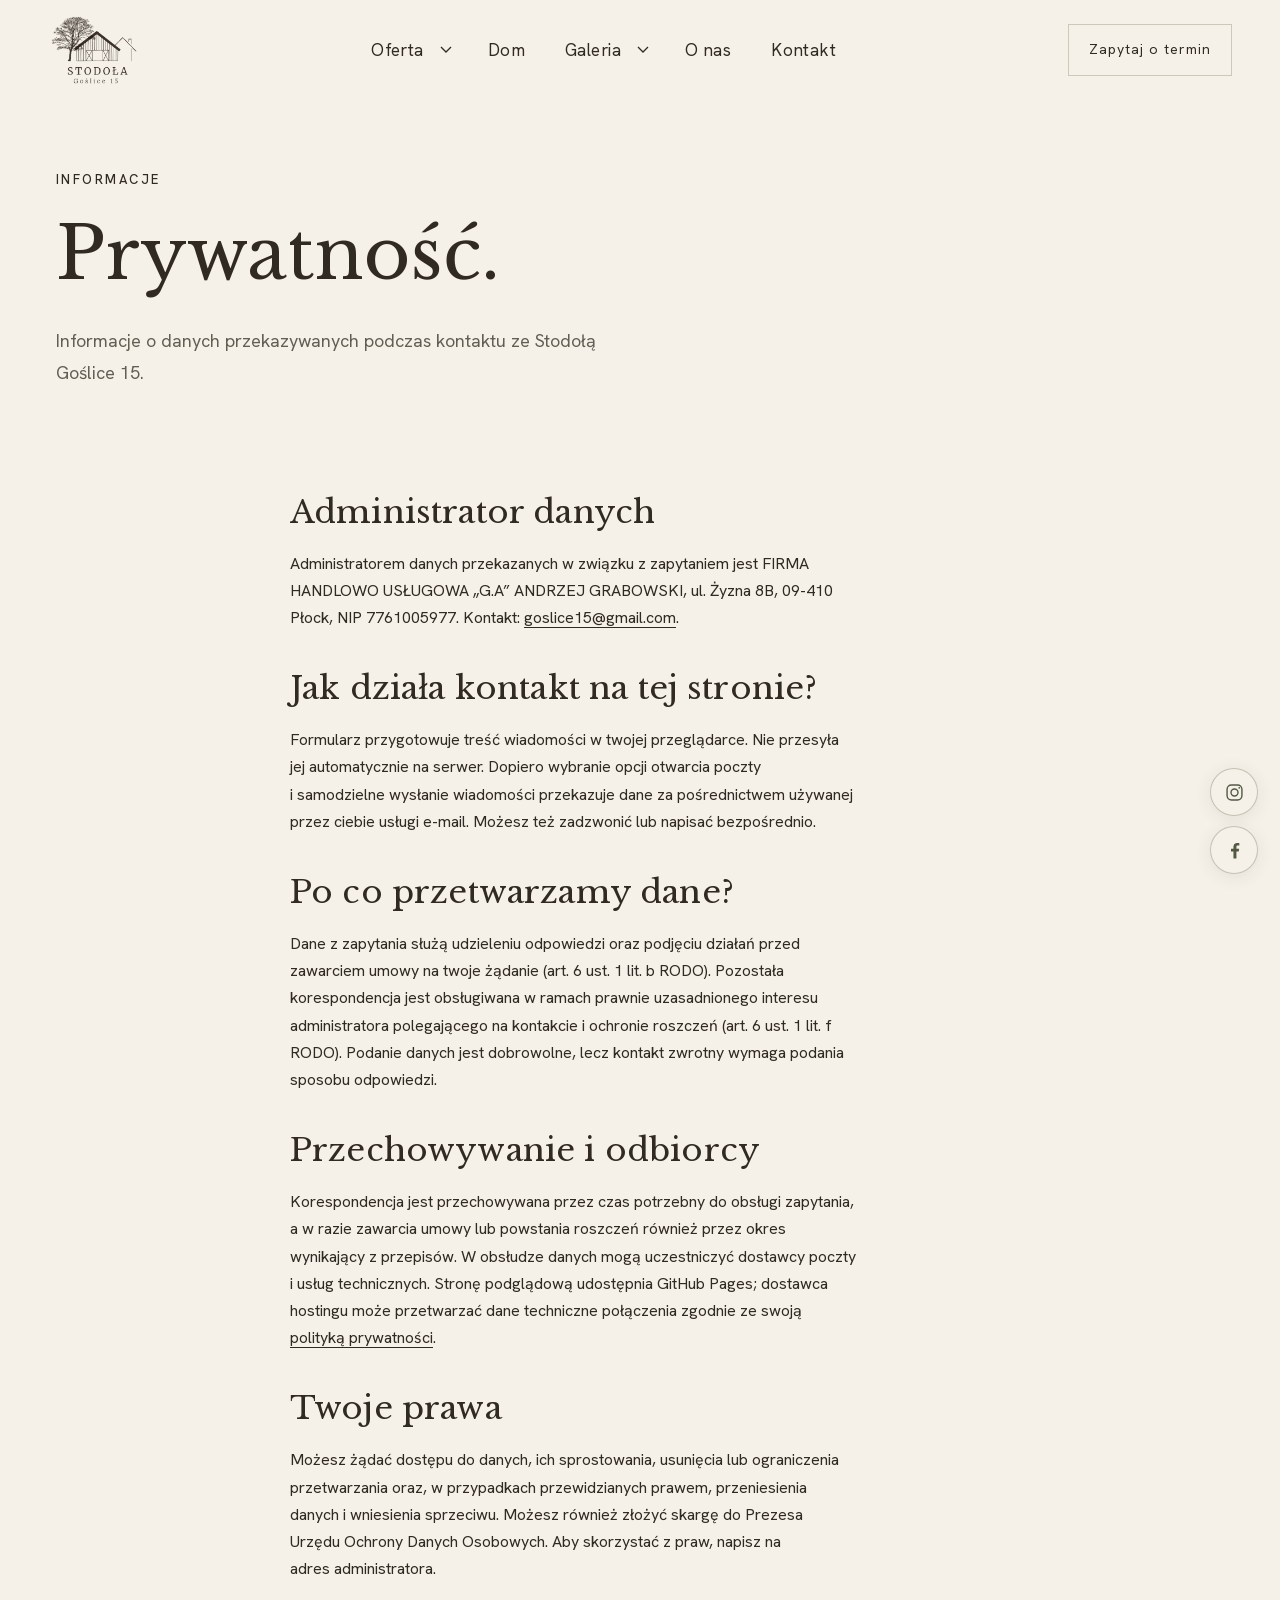
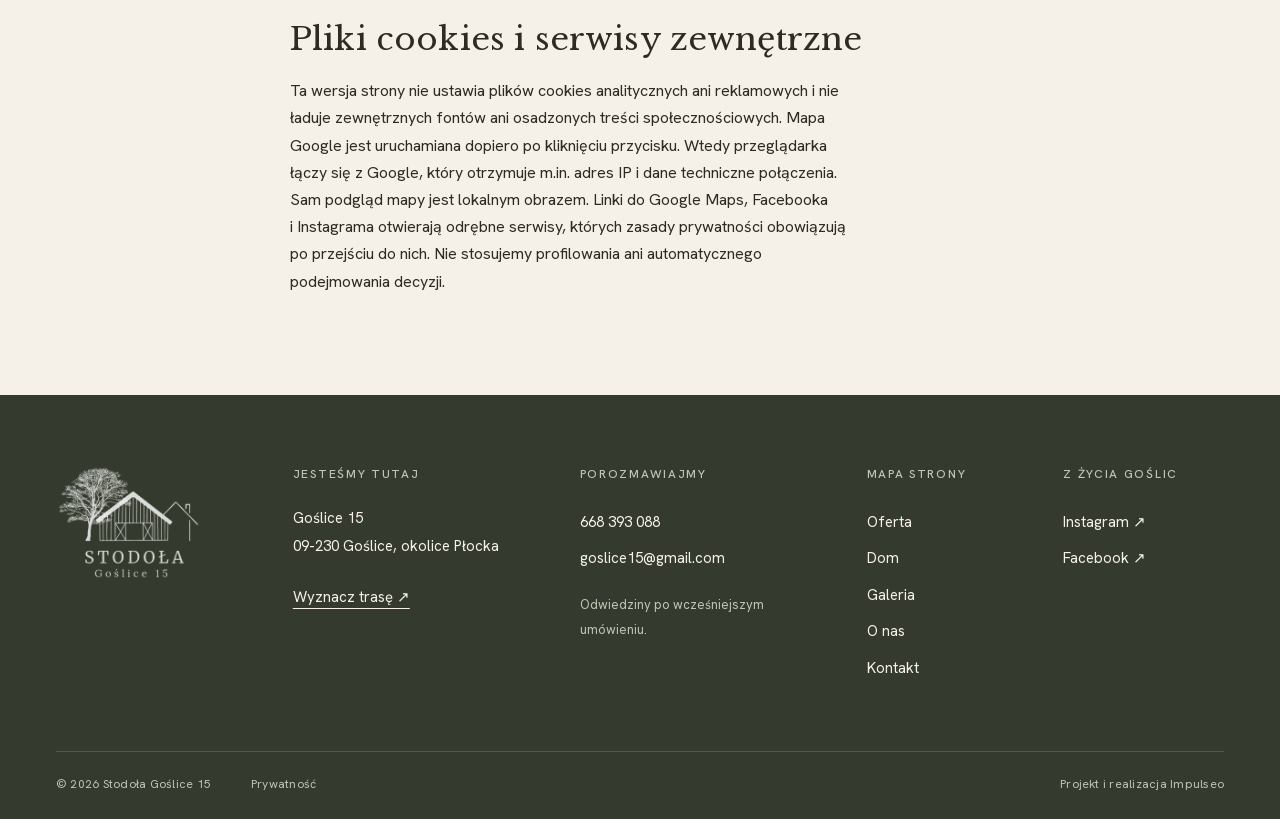
<file: prywatnosc.html>
<!doctype html><html lang="pl"><head><meta charset="UTF-8"><meta name="viewport" content="width=device-width,initial-scale=1"><script>document.documentElement.classList.add('js')</script><title>Prywatność | Stodoła Goślice 15</title><meta name="description" content="Informacje o prywatności i kontakcie ze Stodołą Goślice 15."><meta name="robots" content="noindex,nofollow,noarchive"><meta name="theme-color" content="#FBF6EE"><link rel="canonical" href="https://impulseo-pl.github.io/stodola-goslice-15-podglad/prywatnosc.html"><link rel="icon" href="img/favicon.png" type="image/png"><meta property="og:url" content="https://impulseo-pl.github.io/stodola-goslice-15-podglad/prywatnosc.html"><meta property="og:type" content="website"><meta property="og:title" content="Prywatność | Stodoła Goślice 15"><meta property="og:description" content="Informacje o prywatności i kontakcie ze Stodołą Goślice 15."><meta property="og:image" content="https://impulseo-pl.github.io/stodola-goslice-15-podglad/img/hero.jpg"><meta property="og:locale" content="pl_PL"><meta property="og:image:width" content="1200"><meta property="og:image:height" content="630"><meta property="og:image:alt" content="Ceglane wnętrze Stodoły Goślice 15 przygotowane na przyjęcie"><meta name="twitter:card" content="summary_large_image"><link rel="preload" href="assets/fonts/libre-baskerville-latin.woff2" as="font" type="font/woff2" crossorigin><link rel="preload" href="assets/fonts/libre-baskerville-latin-ext.woff2" as="font" type="font/woff2" crossorigin><link rel="preload" href="assets/fonts/hanken-grotesk-latin.woff2" as="font" type="font/woff2" crossorigin><link rel="preload" href="assets/fonts/hanken-grotesk-latin-ext.woff2" as="font" type="font/woff2" crossorigin><link rel="preload" href="img/logo.png" as="image" fetchpriority="high"><link rel="stylesheet" href="assets/rdzen.css?v=19"><link rel="stylesheet" href="assets/app.css?v=20261104-strzalki"><script defer src="assets/rdzen.js?v=19"></script><script defer src="assets/app.js?v=20261029-nav-3"></script></head><body class="page-prywatnosc"><a class="skip" href="#tresc">Przejdź do treści</a><header class="top"><div class="header-inner"><a class="brand" href="index.html" aria-label="Stodoła Goślice 15, strona główna"><img src="img/logo.png" width="318" height="252" alt="Stodoła Goślice 15"></a><button class="burger" aria-expanded="false" aria-controls="menu"><span>Menu</span><i aria-hidden="true"></i></button><nav class="nav" id="menu" aria-label="Główna nawigacja"><div class="offer-nav " data-open="false" data-disclosure="ofertę"><div class="offer-nav-row"><a class="offer-nav-link" href="oferta.html">Oferta</a><button class="offer-toggle" type="button" aria-label="Rozwiń ofertę" aria-expanded="false" aria-controls="oferta-menu"><svg width="12" height="8" viewBox="0 0 12 8" aria-hidden="true"><path d="m1 1 5 5 5-5" fill="none" stroke="currentColor" stroke-width="1.3"/></svg></button></div><ul class="offer-panel nav-panel" id="oferta-menu" aria-label="Oferta"><li><a href="oferta.html#wesela"><span class="offer-label">Wesela</span><span class="offer-direction" aria-hidden="true">↗︎</span></a></li><li><a href="oferta.html#przyjecia"><span class="offer-label">Przyjęcia okolicznościowe</span><span class="offer-direction" aria-hidden="true">↗︎</span></a></li><li><a href="oferta.html#chrzciny"><span class="offer-label">Chrzciny</span><span class="offer-direction" aria-hidden="true">↗︎</span></a></li><li><a href="oferta.html#komunie"><span class="offer-label">Komunie</span><span class="offer-direction" aria-hidden="true">↗︎</span></a></li><li><a href="oferta.html#firmowe"><span class="offer-label">Spotkania firmowe</span><span class="offer-direction" aria-hidden="true">↗︎</span></a></li><li><a href="oferta.html#dom"><span class="offer-label">Wynajem domu</span><span class="offer-direction" aria-hidden="true">↗︎</span></a></li><li><a href="oferta.html#catering"><span class="offer-label">Catering świąteczny</span><span class="offer-direction" aria-hidden="true">↗︎</span></a></li><li><a href="oferta.html#sesje"><span class="offer-label">Sesje zdjęciowe</span><span class="offer-direction" aria-hidden="true">↗︎</span></a></li><li class="offer-overview"><a class="offer-all" href="oferta.html">Zobacz całą ofertę<span aria-hidden="true">→</span></a></li></ul></div><a href="dom.html" >Dom<span class="nav-arrow" aria-hidden="true">→</span></a><div class="offer-nav gallery-nav" data-open="false" data-disclosure="galerię"><div class="offer-nav-row"><a class="offer-nav-link" href="galeria.html">Galeria</a><button class="offer-toggle" type="button" aria-label="Rozwiń galerię" aria-expanded="false" aria-controls="galeria-menu"><svg width="12" height="8" viewBox="0 0 12 8" aria-hidden="true"><path d="m1 1 5 5 5-5" fill="none" stroke="currentColor" stroke-width="1.3"/></svg></button></div><ul class="offer-panel nav-panel" id="galeria-menu" aria-label="Galeria"><li><a href="galeria.html#stodola"><span class="offer-label">Stodoła</span><span class="offer-direction" aria-hidden="true">↗︎</span></a></li><li><a href="galeria.html#plener"><span class="offer-label">Plener</span><span class="offer-direction" aria-hidden="true">↗︎</span></a></li><li><a href="galeria.html#dom"><span class="offer-label">Dom</span><span class="offer-direction" aria-hidden="true">↗︎</span></a></li><li><a href="galeria.html#detale"><span class="offer-label">Detale</span><span class="offer-direction" aria-hidden="true">↗︎</span></a></li><li class="offer-overview"><a class="offer-all" href="galeria.html">Zobacz całą galerię<span aria-hidden="true">→</span></a></li></ul></div><a href="o-nas.html" >O nas<span class="nav-arrow" aria-hidden="true">→</span></a><a href="kontakt.html" >Kontakt<span class="nav-arrow" aria-hidden="true">→</span></a></nav><a class="header-phone" href="kontakt.html">Zapytaj o termin</a></div></header><main id="tresc"><header class="page-intro wrap"><p class="eyebrow">INFORMACJE</p><h1>Prywatność.</h1><p class="intro-lead">Informacje o danych przekazywanych podczas kontaktu ze Stodołą Goślice 15.</p></header><article class="legal wrap"><h2>Administrator danych</h2><p>Administratorem danych przekazanych w związku z zapytaniem jest FIRMA HANDLOWO USŁUGOWA „G.A” ANDRZEJ GRABOWSKI, ul. Żyzna 8B, 09-410 Płock, NIP 7761005977. Kontakt: <a href="mailto:goslice15@gmail.com">goslice15@gmail.com</a>.</p><h2>Jak działa kontakt na tej stronie?</h2><p>Formularz przygotowuje treść wiadomości w twojej przeglądarce. Nie przesyła jej automatycznie na serwer. Dopiero wybranie opcji otwarcia poczty i samodzielne wysłanie wiadomości przekazuje dane za pośrednictwem używanej przez ciebie usługi e-mail. Możesz też zadzwonić lub napisać bezpośrednio.</p><h2>Po co przetwarzamy dane?</h2><p>Dane z zapytania służą udzieleniu odpowiedzi oraz podjęciu działań przed zawarciem umowy na twoje żądanie (art. 6 ust. 1 lit. b RODO). Pozostała korespondencja jest obsługiwana w ramach prawnie uzasadnionego interesu administratora polegającego na kontakcie i ochronie roszczeń (art. 6 ust. 1 lit. f RODO). Podanie danych jest dobrowolne, lecz kontakt zwrotny wymaga podania sposobu odpowiedzi.</p><h2>Przechowywanie i odbiorcy</h2><p>Korespondencja jest przechowywana przez czas potrzebny do obsługi zapytania, a w razie zawarcia umowy lub powstania roszczeń również przez okres wynikający z przepisów. W obsłudze danych mogą uczestniczyć dostawcy poczty i usług technicznych. Stronę podglądową udostępnia GitHub Pages; dostawca hostingu może przetwarzać dane techniczne połączenia zgodnie ze swoją <a href="https://docs.github.com/en/site-policy/privacy-policies/github-general-privacy-statement" target="_blank" rel="noopener noreferrer">polityką prywatności</a>.</p><h2>Twoje prawa</h2><p>Możesz żądać dostępu do danych, ich sprostowania, usunięcia lub ograniczenia przetwarzania oraz, w przypadkach przewidzianych prawem, przeniesienia danych i wniesienia sprzeciwu. Możesz również złożyć skargę do Prezesa Urzędu Ochrony Danych Osobowych. Aby skorzystać z praw, napisz na adres administratora.</p><h2>Pliki cookies i serwisy zewnętrzne</h2><p>Ta wersja strony nie ustawia plików cookies analitycznych ani reklamowych i nie ładuje zewnętrznych fontów ani osadzonych treści społecznościowych. Mapa Google jest uruchamiana dopiero po kliknięciu przycisku. Wtedy przeglądarka łączy się z Google, który otrzymuje m.in. adres IP i dane techniczne połączenia. Sam podgląd mapy jest lokalnym obrazem. Linki do Google Maps, Facebooka i Instagrama otwierają odrębne serwisy, których zasady prywatności obowiązują po przejściu do nich. Nie stosujemy profilowania ani automatycznego podejmowania decyzji.</p></article></main><footer class="footer"><div class="footer-main wrap"><a class="footer-brand" href="index.html"><img src="img/logo.png" width="318" height="252" alt="Stodoła Goślice 15"></a><div><p class="eyebrow">JESTEŚMY TUTAJ</p><p>Goślice 15<br>09-230 Goślice, okolice Płocka</p><a class="underlink" href="https://share.google/zNsgTgw7Gfr0Usjlz" target="_blank" rel="noopener noreferrer">Wyznacz trasę ↗︎</a></div><div><p class="eyebrow">POROZMAWIAJMY</p><a href="tel:+48668393088">668 393 088</a><a href="mailto:goslice15@gmail.com">goslice15@gmail.com</a><p class="quiet">Odwiedziny po wcześniejszym umówieniu.</p></div><div><p class="eyebrow">MAPA STRONY</p><a href="oferta.html">Oferta</a><a href="dom.html">Dom</a><a href="galeria.html">Galeria</a><a href="o-nas.html">O nas</a><a href="kontakt.html">Kontakt</a></div><div><p class="eyebrow">Z ŻYCIA GOŚLIC</p><a href="https://www.instagram.com/stodola_goslice15/" target="_blank" rel="noopener noreferrer">Instagram ↗︎</a><a href="https://www.facebook.com/p/Stodo%C5%82a-Go%C5%9Blice-15-100090705344864/" target="_blank" rel="noopener noreferrer">Facebook ↗︎</a></div></div><div class="footer-bottom wrap"><span>© <span data-year>2026</span> Stodoła Goślice 15</span><a href="prywatnosc.html">Prywatność</a><span>Projekt i realizacja <a href="https://impulseo.pl" target="_blank" rel="noopener noreferrer">Impulseo</a></span></div></footer><aside class="social-bubbles" aria-label="Znajdź nas w social mediach"><a href="https://www.instagram.com/stodola_goslice15/" target="_blank" rel="noopener noreferrer" aria-label="Instagram Stodoły Goślice 15 — otwiera nową kartę"><svg viewBox="0 0 24 24" fill="none" stroke="currentColor" stroke-width="1.6" aria-hidden="true"><rect x="3.5" y="3.5" width="17" height="17" rx="5"/><circle cx="12" cy="12" r="4"/><circle cx="17.4" cy="6.7" r="1" fill="currentColor" stroke="none"/></svg><span>Instagram</span></a><a href="https://www.facebook.com/p/Stodo%C5%82a-Go%C5%9Blice-15-100090705344864/" target="_blank" rel="noopener noreferrer" aria-label="Facebook Stodoły Goślice 15 — otwiera nową kartę"><svg viewBox="0 0 24 24" fill="currentColor" aria-hidden="true"><path d="M14.2 21v-8h2.7l.4-3.1h-3.1v-2c0-.9.3-1.5 1.6-1.5h1.7V3.6c-.3 0-1.3-.1-2.5-.1-2.5 0-4.2 1.5-4.2 4.3v2.1H8V13h2.8v8z"/></svg><span>Facebook</span></a></aside><a class="mobile-call" href="tel:+48668393088"><span>Zadzwoń do nas</span><span>668 393 088 ↗︎</span></a><div class="lb" hidden role="dialog" aria-modal="true" aria-label="Powiększone zdjęcie"><button class="lb-x" aria-label="Zamknij zdjęcie">Zamknij <span aria-hidden="true">×</span></button><button class="lb-p" aria-label="Poprzednie zdjęcie">←</button><div class="lb-content"><img alt=""><p class="lb-cap"></p><p class="lb-count" aria-live="polite" aria-atomic="true"></p></div><button class="lb-n" aria-label="Następne zdjęcie">→</button></div></body></html>
</file>
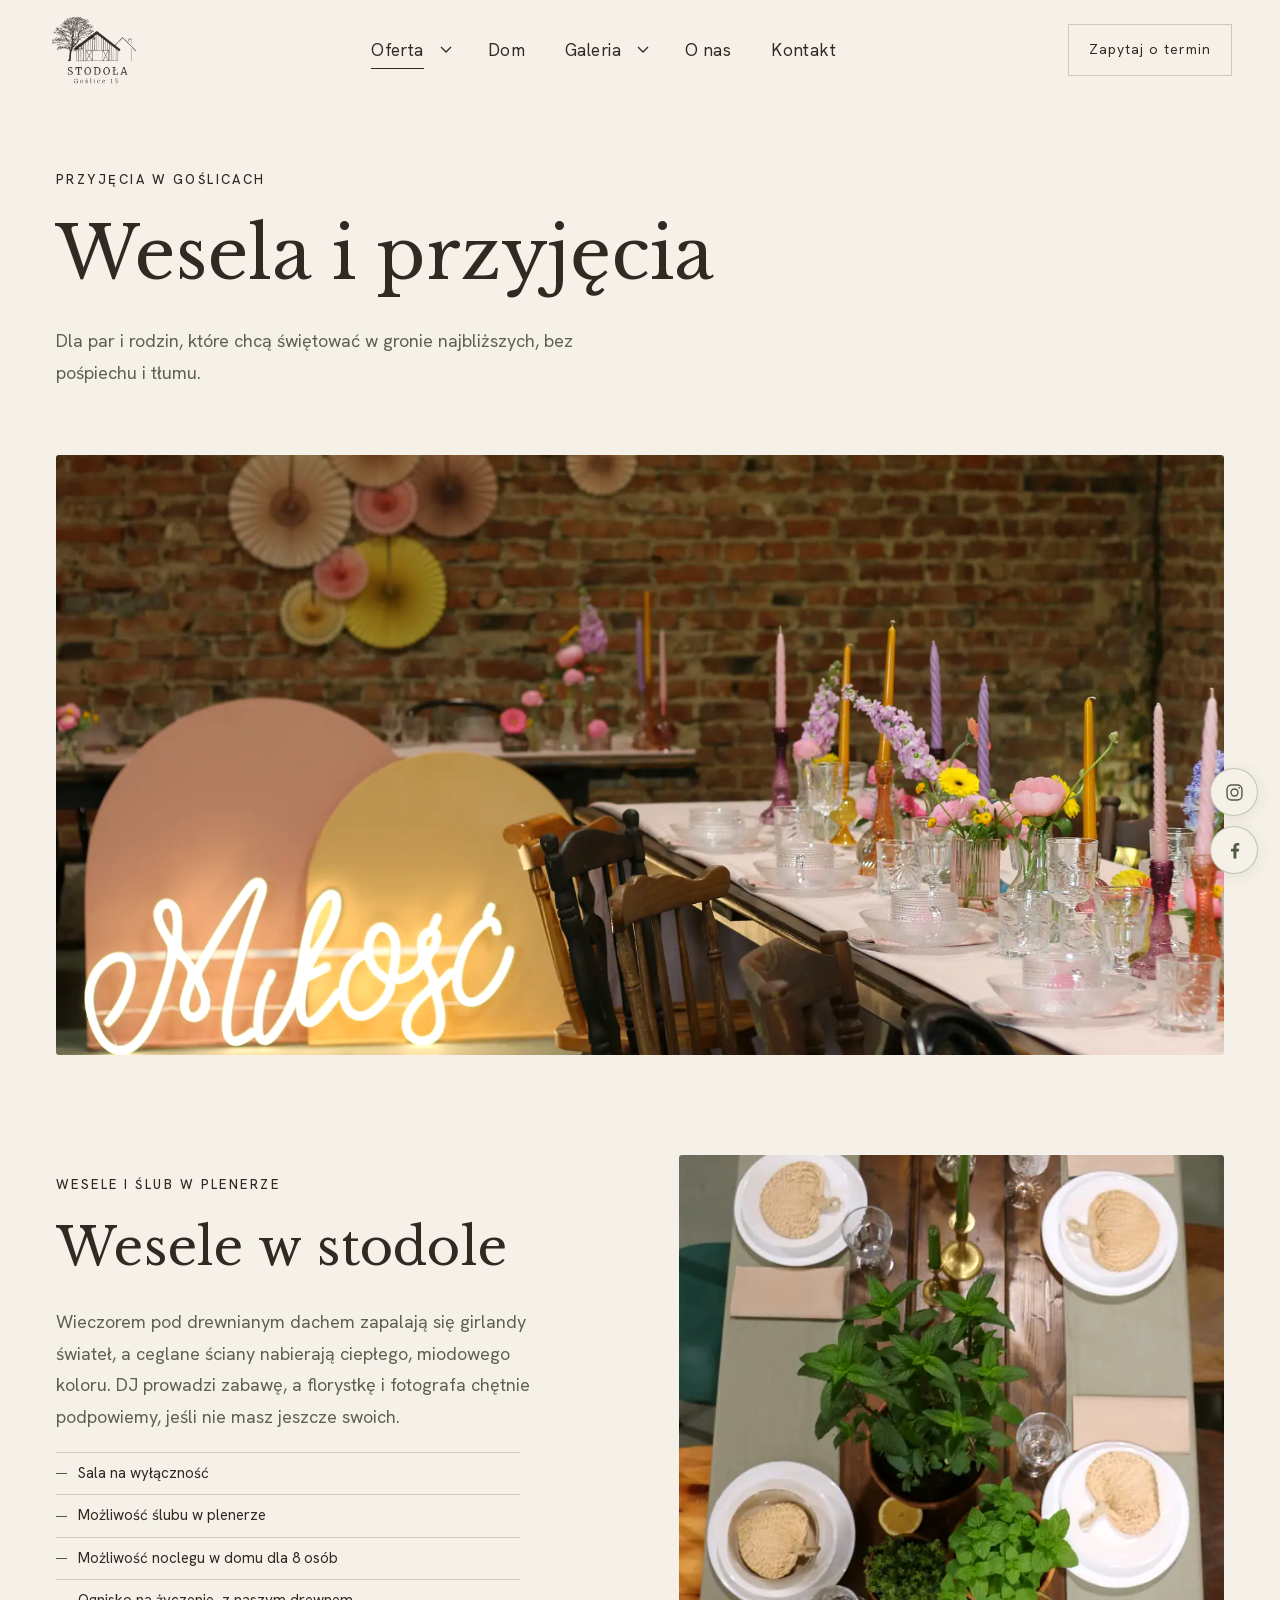
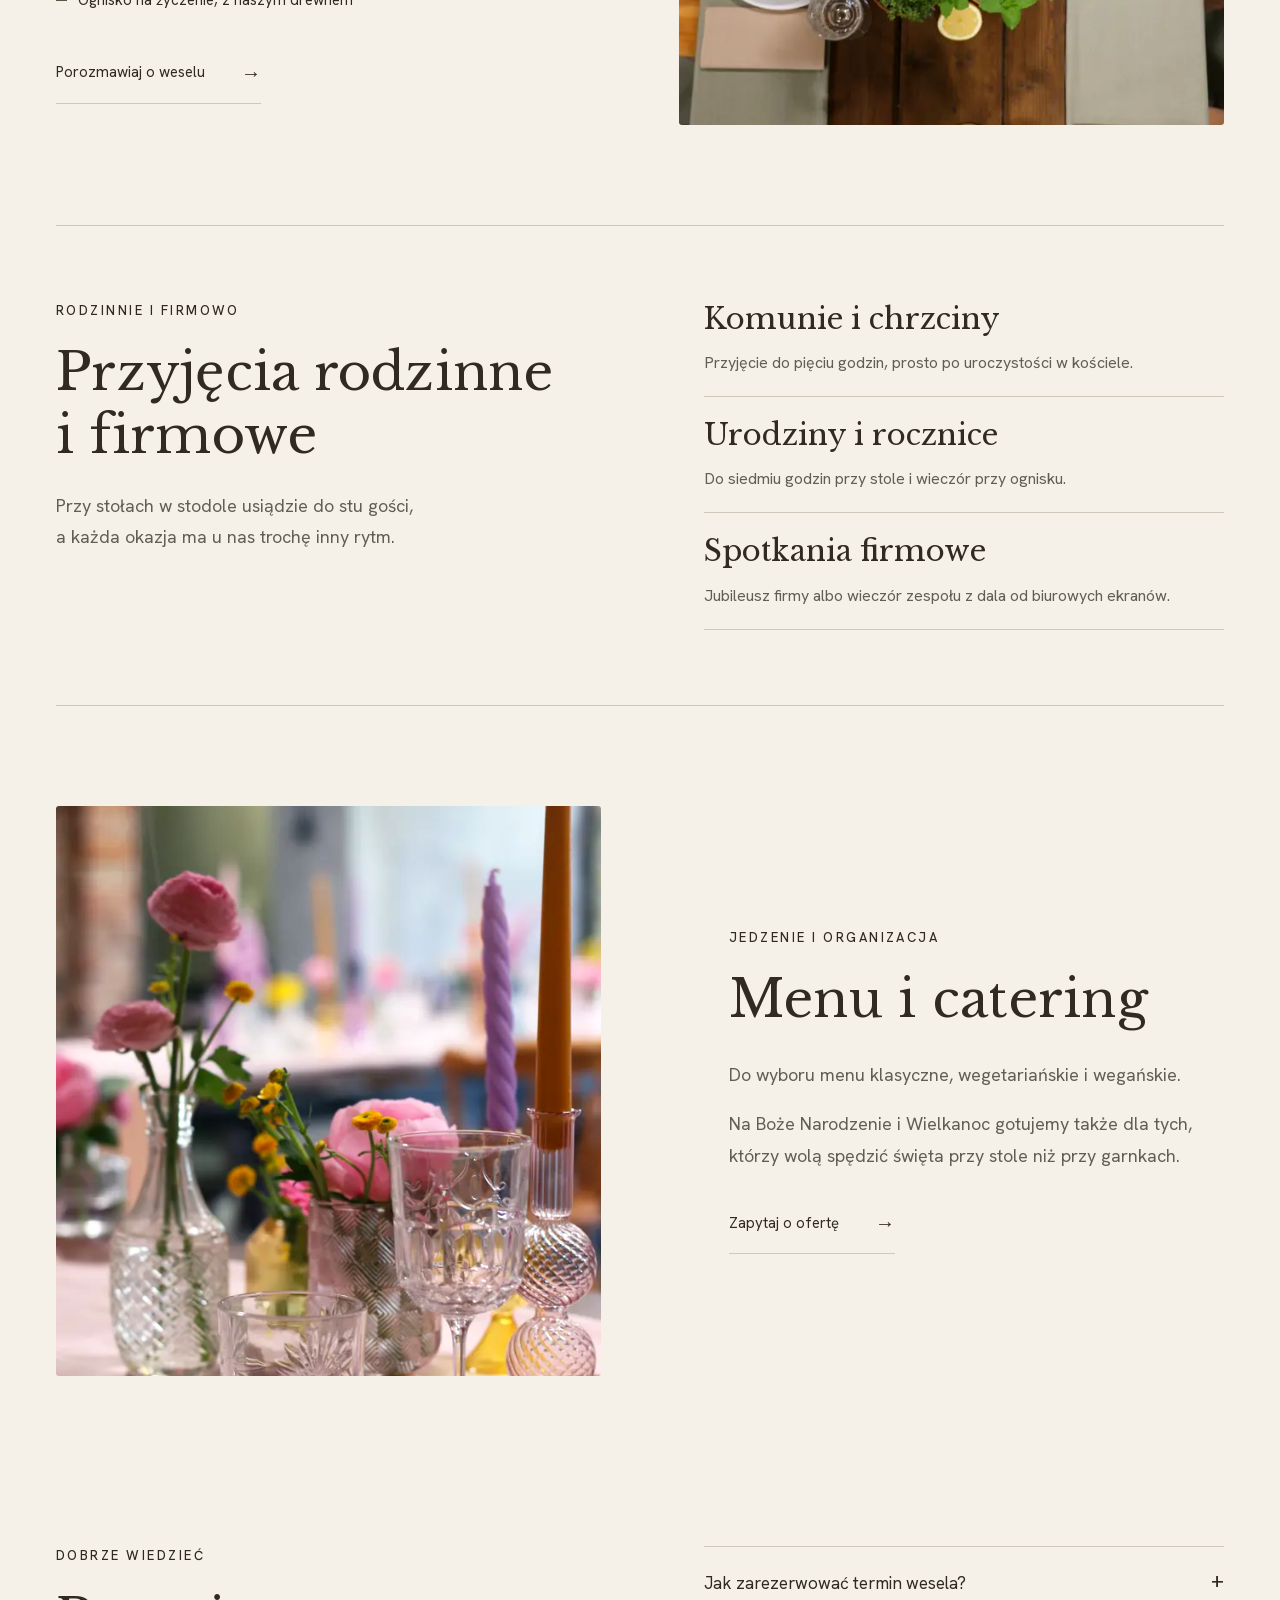
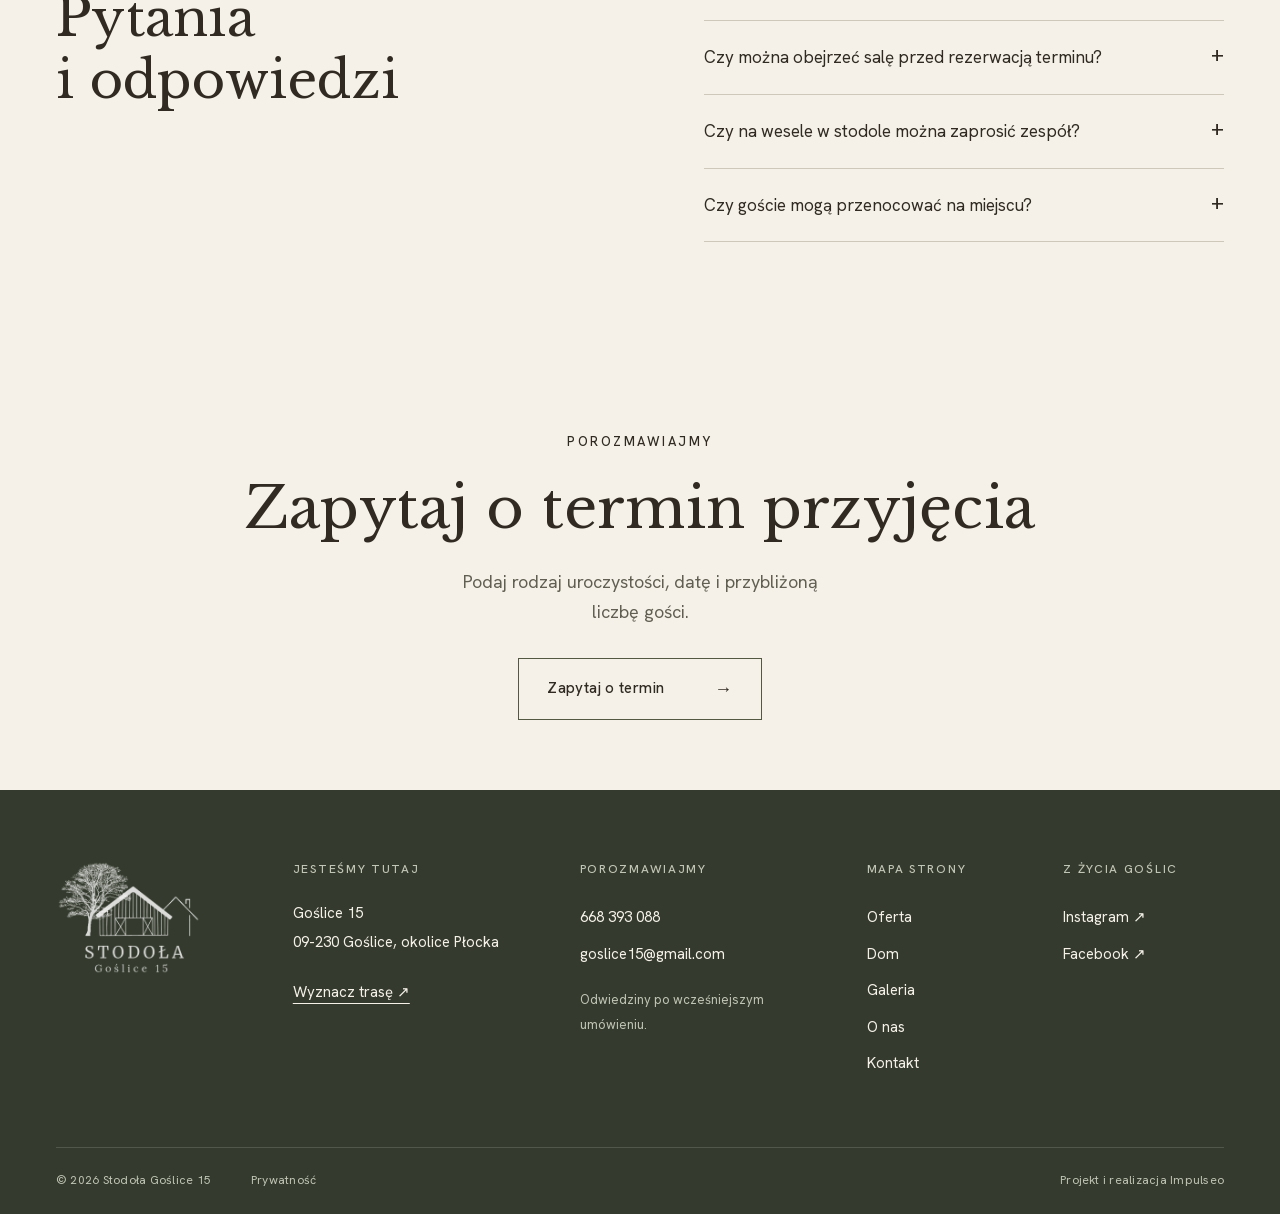
<file: przyjecia.html>
<!doctype html><html lang="pl"><head><meta charset="UTF-8"><meta name="viewport" content="width=device-width,initial-scale=1"><script>document.documentElement.classList.add('js')</script><title>Przyjęcia w stodole i wesela | Stodoła Goślice 15</title><meta name="description" content="Wesele ze ślubem w plenerze, chrzciny, komunia albo jubileusz w kameralnej stodole pod Płockiem, do stu gości przy stołach."><meta name="robots" content="noindex,nofollow,noarchive"><meta name="theme-color" content="#FBF6EE"><link rel="canonical" href="https://impulseo-pl.github.io/stodola-goslice-15-podglad/przyjecia.html"><link rel="icon" href="img/favicon.png" type="image/png"><meta property="og:url" content="https://impulseo-pl.github.io/stodola-goslice-15-podglad/przyjecia.html"><meta property="og:type" content="website"><meta property="og:title" content="Przyjęcia w stodole i wesela | Stodoła Goślice 15"><meta property="og:description" content="Wesele ze ślubem w plenerze, chrzciny, komunia albo jubileusz w kameralnej stodole pod Płockiem, do stu gości przy stołach."><meta property="og:image" content="https://impulseo-pl.github.io/stodola-goslice-15-podglad/img/hero.jpg"><meta property="og:locale" content="pl_PL"><meta property="og:image:width" content="1200"><meta property="og:image:height" content="630"><meta property="og:image:alt" content="Ceglane wnętrze Stodoły Goślice 15 przygotowane na przyjęcie"><meta name="twitter:card" content="summary_large_image"><link rel="preload" href="assets/fonts/libre-baskerville-latin.woff2" as="font" type="font/woff2" crossorigin><link rel="preload" href="assets/fonts/libre-baskerville-latin-ext.woff2" as="font" type="font/woff2" crossorigin><link rel="preload" href="assets/fonts/hanken-grotesk-latin.woff2" as="font" type="font/woff2" crossorigin><link rel="preload" href="assets/fonts/hanken-grotesk-latin-ext.woff2" as="font" type="font/woff2" crossorigin><link rel="preload" href="img/logo.png" as="image" fetchpriority="high"><link rel="stylesheet" href="assets/rdzen.css?v=19"><link rel="stylesheet" href="assets/app.css?v=20261104-strzalki"><script defer src="assets/rdzen.js?v=19"></script><script defer src="assets/app.js?v=20261029-nav-3"></script></head><body class="page-przyjecia"><a class="skip" href="#tresc">Przejdź do treści</a><header class="top"><div class="header-inner"><a class="brand" href="index.html" aria-label="Stodoła Goślice 15, strona główna"><img src="img/logo.png" width="318" height="252" alt="Stodoła Goślice 15"></a><button class="burger" aria-expanded="false" aria-controls="menu"><span>Menu</span><i aria-hidden="true"></i></button><nav class="nav" id="menu" aria-label="Główna nawigacja"><div class="offer-nav " data-open="false" data-disclosure="ofertę"><div class="offer-nav-row"><a class="offer-nav-link" href="oferta.html" aria-current="page">Oferta</a><button class="offer-toggle" type="button" aria-label="Rozwiń ofertę" aria-expanded="false" aria-controls="oferta-menu"><svg width="12" height="8" viewBox="0 0 12 8" aria-hidden="true"><path d="m1 1 5 5 5-5" fill="none" stroke="currentColor" stroke-width="1.3"/></svg></button></div><ul class="offer-panel nav-panel" id="oferta-menu" aria-label="Oferta"><li><a href="oferta.html#wesela"><span class="offer-label">Wesela</span><span class="offer-direction" aria-hidden="true">↗︎</span></a></li><li><a href="oferta.html#przyjecia"><span class="offer-label">Przyjęcia okolicznościowe</span><span class="offer-direction" aria-hidden="true">↗︎</span></a></li><li><a href="oferta.html#chrzciny"><span class="offer-label">Chrzciny</span><span class="offer-direction" aria-hidden="true">↗︎</span></a></li><li><a href="oferta.html#komunie"><span class="offer-label">Komunie</span><span class="offer-direction" aria-hidden="true">↗︎</span></a></li><li><a href="oferta.html#firmowe"><span class="offer-label">Spotkania firmowe</span><span class="offer-direction" aria-hidden="true">↗︎</span></a></li><li><a href="oferta.html#dom"><span class="offer-label">Wynajem domu</span><span class="offer-direction" aria-hidden="true">↗︎</span></a></li><li><a href="oferta.html#catering"><span class="offer-label">Catering świąteczny</span><span class="offer-direction" aria-hidden="true">↗︎</span></a></li><li><a href="oferta.html#sesje"><span class="offer-label">Sesje zdjęciowe</span><span class="offer-direction" aria-hidden="true">↗︎</span></a></li><li class="offer-overview"><a class="offer-all" href="oferta.html">Zobacz całą ofertę<span aria-hidden="true">→</span></a></li></ul></div><a href="dom.html" >Dom<span class="nav-arrow" aria-hidden="true">→</span></a><div class="offer-nav gallery-nav" data-open="false" data-disclosure="galerię"><div class="offer-nav-row"><a class="offer-nav-link" href="galeria.html">Galeria</a><button class="offer-toggle" type="button" aria-label="Rozwiń galerię" aria-expanded="false" aria-controls="galeria-menu"><svg width="12" height="8" viewBox="0 0 12 8" aria-hidden="true"><path d="m1 1 5 5 5-5" fill="none" stroke="currentColor" stroke-width="1.3"/></svg></button></div><ul class="offer-panel nav-panel" id="galeria-menu" aria-label="Galeria"><li><a href="galeria.html#stodola"><span class="offer-label">Stodoła</span><span class="offer-direction" aria-hidden="true">↗︎</span></a></li><li><a href="galeria.html#plener"><span class="offer-label">Plener</span><span class="offer-direction" aria-hidden="true">↗︎</span></a></li><li><a href="galeria.html#dom"><span class="offer-label">Dom</span><span class="offer-direction" aria-hidden="true">↗︎</span></a></li><li><a href="galeria.html#detale"><span class="offer-label">Detale</span><span class="offer-direction" aria-hidden="true">↗︎</span></a></li><li class="offer-overview"><a class="offer-all" href="galeria.html">Zobacz całą galerię<span aria-hidden="true">→</span></a></li></ul></div><a href="o-nas.html" >O nas<span class="nav-arrow" aria-hidden="true">→</span></a><a href="kontakt.html" >Kontakt<span class="nav-arrow" aria-hidden="true">→</span></a></nav><a class="header-phone" href="kontakt.html">Zapytaj o termin</a></div></header><main id="tresc"><header class="page-intro wrap"><p class="eyebrow">PRZYJĘCIA W GOŚLICACH</p><h1>Wesela i przyjęcia</h1><p class="intro-lead">Dla par i rodzin, które chcą świętować w gronie najbliższych, bez pośpiechu i tłumu.</p></header><div class="wide-photo wrap"><figure class="photo "><img class="" src="img/przyjecie-r3-1100.webp" srcset="img/przyjecie-r3-640.webp 640w, img/przyjecie-r3-800.webp 800w, img/przyjecie-r3-1100.webp 1100w, img/przyjecie-r3-1800.webp 1800w, img/przyjecie-r3-2880.webp 2880w" sizes="100vw" width="1800" height="1200" alt="Sala stodoły przygotowana do uroczystości" loading="eager" fetchpriority="high" decoding="async"></figure></div><section class="split wrap reverse"><figure class="photo "><img class="" src="img/zielony-stol-r3-1100.webp" srcset="img/zielony-stol-r3-640.webp 640w, img/zielony-stol-r3-800.webp 800w, img/zielony-stol-r3-1100.webp 1100w, img/zielony-stol-r3-1800.webp 1800w" sizes="(max-width: 800px) 100vw, 50vw" width="1800" height="2700" alt="Zielone dekoracje na nakrytym stole" loading="eager" decoding="async"></figure><div class="split-copy"><p class="eyebrow">WESELE I ŚLUB W PLENERZE</p><h2>Wesele w stodole</h2><p>Wieczorem pod drewnianym dachem zapalają się girlandy świateł, a ceglane ściany nabierają ciepłego, miodowego koloru. DJ prowadzi zabawę, a florystkę i fotografa chętnie podpowiemy, jeśli nie masz jeszcze swoich.</p><ul class="offer-points"><li>Sala na wyłączność</li><li>Możliwość ślubu w plenerze</li><li>Możliwość noclegu w domu dla 8 osób</li><li>Ognisko na życzenie, z naszym drewnem</li></ul><a class="text-link" href="kontakt.html?okazja=Wesele">Porozmawiaj o weselu<span aria-hidden="true">→</span></a></div></section><section class="occasions wrap" id="rodzinne"><div><p class="eyebrow">RODZINNIE I FIRMOWO</p><h2>Przyjęcia rodzinne<br>i firmowe</h2><p>Przy stołach w stodole usiądzie do stu gości, a każda okazja ma u nas trochę inny rytm. </p></div><dl class="occasion-list"><div><dt>Komunie i chrzciny</dt><dd>Przyjęcie do pięciu godzin, prosto po uroczystości w kościele.</dd></div><div><dt>Urodziny i rocznice</dt><dd>Do siedmiu godzin przy stole i wieczór przy ognisku.</dd></div><div><dt>Spotkania firmowe</dt><dd>Jubileusz firmy albo wieczór zespołu z dala od biurowych ekranów.</dd></div></dl></section><section class="split wrap "><figure class="photo "><img class="" src="img/kwiaty-r3-1100.webp" srcset="img/kwiaty-r3-640.webp 640w, img/kwiaty-r3-800.webp 800w, img/kwiaty-r3-1100.webp 1100w, img/kwiaty-r3-1800.webp 1800w" sizes="(max-width: 800px) 100vw, 50vw" width="1800" height="2700" alt="Kwiaty na stole przygotowanym na przyjęcie" loading="lazy" decoding="async"></figure><div class="split-copy"><p class="eyebrow">JEDZENIE I ORGANIZACJA</p><h2>Menu i catering</h2><p>Do wyboru menu klasyczne, wegetariańskie i wegańskie.</p><p>Na Boże Narodzenie i Wielkanoc gotujemy także dla tych, którzy wolą spędzić święta przy stole niż przy garnkach.</p><a class="text-link" href="kontakt.html?okazja=Catering">Zapytaj o ofertę<span aria-hidden="true">→</span></a></div></section><section class="faq wrap"><div><p class="eyebrow">DOBRZE WIEDZIEĆ</p><h2>Pytania i odpowiedzi</h2></div><div><details><summary>Jak zarezerwować termin wesela?<span aria-hidden="true">+</span></summary><p>Zadzwoń albo napisz, na kiedy i dla ilu gości planujesz wesele. Sprawdzimy kalendarz i zaprosimy cię na spotkanie w Goślicach.</p></details><details><summary>Czy można obejrzeć salę przed rezerwacją terminu?<span aria-hidden="true">+</span></summary><p>Tak, wystarczy wcześniej zadzwonić. Warto przyjechać o porze, na którą planujesz przyjęcie, żeby zobaczyć salę w tym samym świetle.</p></details><details><summary>Czy na wesele w stodole można zaprosić zespół?<span aria-hidden="true">+</span></summary><p>Na parkiecie gra u nas DJ. W kameralnej stodole zespół z instrumentami zająłby miejsce, które lepiej zostawić na taniec.</p></details><details><summary>Czy goście mogą przenocować na miejscu?<span aria-hidden="true">+</span></summary><p>Tak, w domu kilka kroków od stodoły przenocuje osiem dorosłych osób.</p></details></div></section><section class="invitation wrap"><p class="eyebrow">POROZMAWIAJMY</p><h2>Zapytaj o termin przyjęcia</h2><p>Podaj rodzaj uroczystości, datę i przybliżoną liczbę gości.</p><a class="button" href="kontakt.html">Zapytaj o termin<span aria-hidden="true">→</span></a></section></main><footer class="footer"><div class="footer-main wrap"><a class="footer-brand" href="index.html"><img src="img/logo.png" width="318" height="252" alt="Stodoła Goślice 15"></a><div><p class="eyebrow">JESTEŚMY TUTAJ</p><p>Goślice 15<br>09-230 Goślice, okolice Płocka</p><a class="underlink" href="https://share.google/zNsgTgw7Gfr0Usjlz" target="_blank" rel="noopener noreferrer">Wyznacz trasę ↗︎</a></div><div><p class="eyebrow">POROZMAWIAJMY</p><a href="tel:+48668393088">668 393 088</a><a href="mailto:goslice15@gmail.com">goslice15@gmail.com</a><p class="quiet">Odwiedziny po wcześniejszym umówieniu.</p></div><div><p class="eyebrow">MAPA STRONY</p><a href="oferta.html">Oferta</a><a href="dom.html">Dom</a><a href="galeria.html">Galeria</a><a href="o-nas.html">O nas</a><a href="kontakt.html">Kontakt</a></div><div><p class="eyebrow">Z ŻYCIA GOŚLIC</p><a href="https://www.instagram.com/stodola_goslice15/" target="_blank" rel="noopener noreferrer">Instagram ↗︎</a><a href="https://www.facebook.com/p/Stodo%C5%82a-Go%C5%9Blice-15-100090705344864/" target="_blank" rel="noopener noreferrer">Facebook ↗︎</a></div></div><div class="footer-bottom wrap"><span>© <span data-year>2026</span> Stodoła Goślice 15</span><a href="prywatnosc.html">Prywatność</a><span>Projekt i realizacja <a href="https://impulseo.pl" target="_blank" rel="noopener noreferrer">Impulseo</a></span></div></footer><aside class="social-bubbles" aria-label="Znajdź nas w social mediach"><a href="https://www.instagram.com/stodola_goslice15/" target="_blank" rel="noopener noreferrer" aria-label="Instagram Stodoły Goślice 15 — otwiera nową kartę"><svg viewBox="0 0 24 24" fill="none" stroke="currentColor" stroke-width="1.6" aria-hidden="true"><rect x="3.5" y="3.5" width="17" height="17" rx="5"/><circle cx="12" cy="12" r="4"/><circle cx="17.4" cy="6.7" r="1" fill="currentColor" stroke="none"/></svg><span>Instagram</span></a><a href="https://www.facebook.com/p/Stodo%C5%82a-Go%C5%9Blice-15-100090705344864/" target="_blank" rel="noopener noreferrer" aria-label="Facebook Stodoły Goślice 15 — otwiera nową kartę"><svg viewBox="0 0 24 24" fill="currentColor" aria-hidden="true"><path d="M14.2 21v-8h2.7l.4-3.1h-3.1v-2c0-.9.3-1.5 1.6-1.5h1.7V3.6c-.3 0-1.3-.1-2.5-.1-2.5 0-4.2 1.5-4.2 4.3v2.1H8V13h2.8v8z"/></svg><span>Facebook</span></a></aside><a class="mobile-call" href="tel:+48668393088"><span>Zadzwoń do nas</span><span>668 393 088 ↗︎</span></a><div class="lb" hidden role="dialog" aria-modal="true" aria-label="Powiększone zdjęcie"><button class="lb-x" aria-label="Zamknij zdjęcie">Zamknij <span aria-hidden="true">×</span></button><button class="lb-p" aria-label="Poprzednie zdjęcie">←</button><div class="lb-content"><img alt=""><p class="lb-cap"></p><p class="lb-count" aria-live="polite" aria-atomic="true"></p></div><button class="lb-n" aria-label="Następne zdjęcie">→</button></div></body></html>
</file>
<file: assets/rdzen.css>
:root{--img-zoom:1.02;--img-rest:brightness(.95) saturate(.99);--img-hot:brightness(1.06) saturate(1.05);--img-dur:.55s;--ease:cubic-bezier(.2,.7,.3,1);--cien-na-zdjeciu:0 1px 2px rgba(0,0,0,.58),0 2px 22px rgba(0,0,0,.46);--cien-na-zdjeciu-lekki:0 1px 2px rgba(0,0,0,.55),0 1px 12px rgba(0,0,0,.4)}*{box-sizing:border-box}html{-webkit-text-size-adjust:100%}@media(pointer:fine){html{scroll-behavior:smooth}}img{max-width:100%;height:auto;display:block}a{color:inherit}:focus-visible{outline:2.5px solid currentColor;outline-offset:3px;border-radius:2px}.sr{position:absolute;width:1px;height:1px;padding:0;margin:-1px;overflow:hidden;clip:rect(0 0 0 0);white-space:nowrap;border:0}.skip{position:absolute;left:-9999px;top:0;padding:12px 18px;z-index:200}.skip:focus{left:12px;top:12px}.nw{white-space:nowrap}h1,h2,h3{text-wrap:balance}p,li{text-wrap:pretty}.na-zdjeciu,.hero h1,.hero-lead,.hero .kicker,.hero-cap{text-shadow:var(--cien-na-zdjeciu)}.na-zdjeciu-lekko{text-shadow:var(--cien-na-zdjeciu-lekki)}.rv{opacity:0;transform:translateY(14px);transition:opacity .7s var(--ease),transform .7s var(--ease)}.rv.is-in{opacity:1;transform:none}@media(pointer:coarse){.rv{transform:none;transition:opacity .5s var(--ease)}}html:not(.js) .rv,html:not(.js) .kaskada>*,html:not(.js) .proces-line>li{opacity:1!important;transform:none!important;animation:none!important}.top.is-hidden{transform:translateY(-102%)}.tile img,.mosaic img,.gateway img,.m-tile img,.galeria img{transition:transform var(--img-dur) var(--ease),filter var(--img-dur) var(--ease)}@media(hover:hover){.tile img,.mosaic img,.gateway img,.m-tile img,.galeria img{filter:var(--img-rest)}.tile:hover img,.mosaic a:hover img,.gateway:hover img,.m-tile:hover img,.galeria a:hover img,.galeria figure:hover img{transform:scale(var(--img-zoom));filter:var(--img-hot)}}[data-po-kliknieciu]{display:flex;flex-direction:column;align-items:center;justify-content:center;gap:14px;text-align:center;padding:28px;width:100%}.pk-btn{cursor:pointer;border:0}.kaskada>*{opacity:0;transform:translateY(16px)}.kaskada.is-in>*{opacity:1;transform:none;animation:kaskada-wjazd .55s var(--ease) backwards;animation-delay:calc(var(--i,0) * 70ms)}@keyframes kaskada-wjazd{0%{opacity:0;transform:translateY(16px)}}.postep{position:fixed;top:0;left:0;right:0;height:2px;z-index:120;transform:scaleX(0);transform-origin:left center;pointer-events:none;transition:transform .1s linear}.os-on .proces-line>li{opacity:0;transform:translateY(14px);transition:opacity .55s var(--ease),transform .55s var(--ease),color .35s ease}.os-on .proces-line>li.os-seen{opacity:1;transform:none}.proc-bar>i{transition:width .25s linear}.proces-line{position:relative}.proces-line:before{content:"";position:absolute;left:0;top:0;width:1px;height:var(--os-fill,0);transition:height .25s linear;pointer-events:none}[data-paralaksa]{will-change:transform}body{opacity:1;transition:opacity .22s var(--ease)}.przejscie-wyjscie body{opacity:0}@media(prefers-reduced-motion:reduce){html{scroll-behavior:auto}*,*:before,*:after{animation-duration:.01ms!important;animation-iteration-count:1!important;transition-duration:.01ms!important}.rv{opacity:1!important;transform:none!important}.kaskada>*,.os-on .proces-line>li{opacity:1!important;transform:none!important;animation:none!important}body{opacity:1!important}.postep{display:none}}.ma-podmenu{position:relative}.nawigacja>ul{display:flex;align-items:center}.nawigacja a:not(.btn){display:inline-flex;align-items:center;gap:.5rem}.podmenu{position:absolute;top:100%;left:0;opacity:0;visibility:hidden;transform:translateY(-6px);transition:opacity .18s ease,transform .18s ease,visibility .18s ease;list-style:none;margin:0}.ma-podmenu:hover .podmenu,.ma-podmenu:focus-within .podmenu{opacity:1;visibility:visible;transform:none}.podmenu:before{content:"";position:absolute;left:0;right:0;top:-10px;height:10px}.strzalka{flex:none;transition:transform .18s ease}.ma-podmenu:hover>a .strzalka,.ma-podmenu:focus-within>a .strzalka{transform:rotate(180deg)}.nawigacja a:not(.btn){position:relative}.nawigacja a:not(.btn):after{content:"";position:absolute;left:0;right:0;bottom:0;height:2px;background:currentColor;transform:scaleX(0);transform-origin:left;transition:transform .18s ease}.nawigacja a:not(.btn):hover:after,.nawigacja a:not(.btn):focus-visible:after,.nawigacja a:not(.btn)[aria-current=page]:after{transform:scaleX(1)}.ma-podmenu:hover>a:not(.btn):after,.ma-podmenu:focus-within>a:not(.btn):after{transform:scaleX(1)}.podmenu a:after{display:none}@media print{.top,.burger,.lb,.skip,[data-po-kliknieciu]{display:none!important}.rv,.kaskada>*,.proces-line>li{opacity:1!important;transform:none!important;animation:none!important}body{opacity:1!important;background:#fff;color:#000}.postep{display:none!important}}:root{--gb-tlo:color-mix(in srgb,currentColor 8%,transparent);--gb-obwodka:color-mix(in srgb,currentColor 20%,transparent);--gb-gwiazdka:#FBBC04;--gb-promien:999px}.g-badge{display:inline-flex;align-items:center;gap:.62em;padding:.52em 1em;border-radius:var(--gb-promien);background:var(--gb-tlo);border:1px solid var(--gb-obwodka);-webkit-backdrop-filter:blur(6px);backdrop-filter:blur(6px);font-size:.98rem;line-height:1;font-weight:500;letter-spacing:.01em;white-space:nowrap;vertical-align:middle;max-width:100%}.g-badge .gb-ico,.g-badge .gb-stars{flex:none}.g-badge .gb-ocena{font-weight:700;font-size:1.08em}.g-badge .gb-txt{opacity:.92}.g-badge .gb-stars .gb-peln{fill:var(--gb-gwiazdka)}.g-badge .gb-stars .gb-pusta{fill:currentColor;opacity:.26}@media(max-width:560px){.g-badge{gap:.45em;padding:.45em .8em;font-size:.86rem}.g-badge .gb-stars{width:62px;height:12.4px}.g-badge .gb-ico{width:16px;height:16px}}
</file>
<file: assets/app.css>
@font-face{font-family:Libre Baskerville;font-style:normal;font-weight:400;font-display:swap;src:url(fonts/libre-baskerville-latin-ext.woff2) format("woff2");unicode-range:U+0100-02BA,U+02BD-02C5,U+02C7-02CC,U+02CE-02D7,U+02DD-02FF,U+0304,U+0308,U+0329,U+1D00-1DBF,U+1E00-1E9F,U+1EF2-1EFF,U+2020,U+20A0-20AB,U+20AD-20C4,U+2113,U+2C60-2C7F,U+A720-A7FF}@font-face{font-family:Libre Baskerville;font-style:normal;font-weight:400;font-display:swap;src:url(fonts/libre-baskerville-latin.woff2) format("woff2");unicode-range:U+0000-00FF,U+0131,U+0152-0153,U+02BB-02BC,U+02C6,U+02DA,U+02DC,U+0304,U+0308,U+0329,U+2000-206F,U+20AC,U+2122,U+2191,U+2193,U+2212,U+2215,U+FEFF,U+FFFD}@font-face{font-family:Hanken Grotesk;font-style:normal;font-weight:400 600;font-display:swap;src:url(fonts/hanken-grotesk-latin-ext.woff2) format("woff2");unicode-range:U+0100-02BA,U+02BD-02C5,U+02C7-02CC,U+02CE-02D7,U+02DD-02FF,U+0304,U+0308,U+0329,U+1D00-1DBF,U+1E00-1E9F,U+1EF2-1EFF,U+2020,U+20A0-20AB,U+20AD-20C4,U+2113,U+2C60-2C7F,U+A720-A7FF}@font-face{font-family:Hanken Grotesk;font-style:normal;font-weight:400 600;font-display:swap;src:url(fonts/hanken-grotesk-latin.woff2) format("woff2");unicode-range:U+0000-00FF,U+0131,U+0152-0153,U+02BB-02BC,U+02C6,U+02DA,U+02DC,U+0304,U+0308,U+0329,U+2000-206F,U+20AC,U+2122,U+2191,U+2193,U+2212,U+2215,U+FEFF,U+FFFD}:root{--paper:#f5f1e9;--sand:#e9e5d9;--ink:#302a22;--muted:#6c695d;--olive:#535843;--accent:#665c42;--akcent:#665c42;--line:#cdc8ba;--display:"Libre Baskerville",Georgia,serif;--body:"Hanken Grotesk",Arial,sans-serif;--ease:cubic-bezier(.16,1,.3,1);--img-zoom:1;--img-rest:brightness(.98);--img-hot:brightness(1.08);--img-dur:.65s;--gb-tlo:transparent;--gb-obwodka:#cdc8ba}body{margin:0;background:var(--paper);color:var(--ink);font-family:var(--body);font-size:18px;line-height:1.7;-webkit-font-smoothing:antialiased}body.menu-open{overflow:hidden}a{text-decoration:none}button,input,select,textarea{font:inherit;color:inherit}button{cursor:pointer}button,a{-webkit-tap-highlight-color:transparent}button{border-radius:0}p,h1,h2,h3,figure{margin:0}p+p{margin-top:18px}h1,h2,h3{font-family:var(--display);font-weight:400;line-height:1.15;letter-spacing:-.035em}h2{font-size:clamp(36px,4vw,58px)}h3{font-size:30px}em{font-style:normal}small{font-size:inherit}.wrap{width:calc(100% - 112px);max-width:1320px;margin-inline:auto}.eyebrow{font-size:13px;font-weight:500;line-height:1.6;letter-spacing:.19em;text-transform:uppercase;margin-bottom:20px}.quiet{color:var(--muted)}.skip{background:var(--paper);color:var(--ink)}[hidden]{display:none!important}::selection{background:#b8b69f;color:#262c20}.top{position:fixed;inset:0 0 auto;z-index:80;height:100px;background:var(--paper);border-bottom:1px solid transparent;transition:background .4s,color .4s,border-color .4s;transform:none!important}.header-inner{height:100%;display:flex;align-items:center;gap:30px;width:calc(100% - 96px);max-width:1440px;margin:auto}.brand{width:91px;height:82px;display:flex;align-items:center;justify-content:center;flex-shrink:0}.brand img{width:88px;height:auto}.nav{margin:auto;display:flex;align-items:center;gap:8px}.nav>a{position:relative;padding:12px 15px;font-size:14px;letter-spacing:.07em;transition:background .4s,color .4s}.nav>a:after{content:"";position:absolute;bottom:7px;left:15px;right:15px;height:1px;background:currentColor;transform:scaleX(0);transform-origin:right;transition:transform .5s var(--ease)}.nav>a:hover,.nav>a:focus-visible{background:#7c7d6229}.nav>a:hover:after,.nav>a[aria-current]:after{transform:scaleX(1);transform-origin:left}.nav-arrow{display:none}.header-phone{padding:13px 20px;border:1px solid var(--line);font-size:13px;letter-spacing:.07em;white-space:nowrap;display:flex;gap:25px;transition:background .4s,color .4s,border-color .4s}.header-phone:hover{background:var(--olive);color:var(--paper);border-color:var(--olive)}.burger{display:none}.page-home .top:not(.header-solid){background:transparent;color:var(--paper);border-color:#ffffff25}.page-home .top:not(.header-solid) .brand img{filter:brightness(0) invert(1)}.page-home .top:not(.header-solid) .header-phone{border-color:#ffffff85}.page-home .top:not(.header-solid) .nav>a:hover{background:#ffffff1c}.page-home .top:not(.header-solid) .header-phone:hover{background:var(--paper);color:var(--ink)}.button{display:inline-flex;align-items:center;justify-content:space-between;gap:50px;min-height:54px;padding:15px 28px;border:1px solid var(--olive);font-size:14px;font-weight:500;letter-spacing:.06em;position:relative;isolation:isolate;overflow:hidden;color:var(--ink);background:transparent;transition:color .5s,border-color .5s}.button:before{content:"";position:absolute;inset:0;z-index:-1;background:var(--olive);transform:scaleY(0);transform-origin:bottom;transition:transform .55s var(--ease)}.button:hover,.button:focus-visible{color:var(--paper);border-color:var(--olive)}.button:hover:before,.button:focus-visible:before{transform:scaleY(1)}.button span{font-size:18px}.button-light{color:var(--paper);border-color:#ffffffa0}.button-light:before{background:var(--paper)}.button-light:hover,.button-light:focus-visible{color:var(--ink);border-color:var(--paper)}.text-link{display:inline-flex;justify-content:space-between;align-items:center;gap:36px;border-bottom:1px solid var(--line);padding:13px 0;font-size:15px;position:relative;transition:color .4s}.text-link:after{content:"";position:absolute;bottom:-1px;left:0;right:0;height:1px;background:var(--ink);transform:scaleX(0);transform-origin:right;transition:transform .6s var(--ease)}.text-link:hover:after,.text-link:focus-visible:after{transform:scaleX(1);transform-origin:left}.text-link:hover{color:var(--olive)}.text-link>span{font-size:20px}.underlink{text-decoration:underline;text-underline-offset:6px}.hero{height:100svh;min-height:650px;position:relative;color:var(--paper);isolation:isolate;display:flex;align-items:center;justify-content:center;overflow:hidden}.hero-picture{position:absolute;inset:0;z-index:-2;overflow:hidden}.hero-picture img{width:100%;height:100%;object-fit:cover;object-position:center 58%;filter:var(--photo-grade)!important;transform:none!important}.hero-picture picture{display:block;width:100%;height:100%}.hero:after{content:"";position:absolute;inset:0;z-index:-1;background:linear-gradient(180deg,#17190c66,#17180f39 32%,#17180f55 65%,#17180f9c)}.hero-content{text-align:center;padding-top:76px}.hero .eyebrow{letter-spacing:.23em;margin-bottom:25px;font-size:13px}.hero h1{font-size:clamp(74px,8.8vw,128px);line-height:.97;letter-spacing:-.045em;text-shadow:0 2px 24px #0002}.hero h1 span{display:block}.hero h1 span+span{margin-top:8px}.hero-content>p:not(.eyebrow){font-size:16px;letter-spacing:.025em;margin:27px auto 0}.hero .button{margin-top:33px;min-width:230px}.welcome{text-align:center;max-width:800px;padding-block:115px 95px}.welcome h2{font-size:clamp(38px,4.5vw,64px);margin-bottom:30px}.welcome>p:not(.eyebrow){max-width:610px;margin-inline:auto;color:var(--muted);font-size:16px}.welcome-sign{display:flex;flex-direction:column;gap:9px;margin-top:28px}.welcome-sign span:first-child{font-family:var(--display);font-size:24px}.welcome-sign span:last-child{font-size:12px;letter-spacing:.15em;color:var(--muted)}.spaces{display:grid;grid-template-columns:1fr 1fr;gap:54px;align-items:start;padding-bottom:115px}.space-link:last-child{margin-top:110px}.space-image{position:relative;overflow:hidden;border-radius:3px}.space-image img{width:100%;height:610px;object-fit:cover;transition:filter .7s!important;transform:none!important;filter:var(--photo-grade)}.space-link:last-child .space-image img{height:460px;object-position:40% center}.space-link:hover img,.space-link:focus-visible img{filter:var(--photo-hot)}.image-corner{position:absolute;right:0;bottom:0;background:var(--paper);height:64px;width:64px;display:grid;place-items:center;font-size:29px;transition:background .5s,color .5s}.space-link:hover .image-corner{background:var(--olive);color:var(--paper)}.space-label{display:flex;align-items:end;justify-content:space-between;gap:20px;padding-top:24px}.space-label h2{font-size:48px}.space-label .eyebrow{font-size:12px;margin-bottom:8px}.space-cta{font-size:13px;white-space:nowrap;padding-bottom:8px;border-bottom:1px solid var(--line)}.space-cta span{margin-left:20px}.events-section{background:var(--sand);padding-block:95px}.events-layout{display:grid;grid-template-columns:1.05fr 1fr;gap:9%;align-items:center}.events-photo{position:relative;height:550px;overflow:hidden;border-radius:3px}.event-image{position:absolute;inset:0;opacity:0;transition:opacity .65s}.event-image.active{opacity:1}.event-image img{width:100%;height:100%;object-fit:cover;filter:var(--photo-grade)!important;transform:none!important}.image-note{position:absolute;left:25px;bottom:22px;letter-spacing:.16em;font-size:12px;color:#fff;text-shadow:0 1px 5px #000}.events-copy>p:not(.eyebrow){max-width:430px;margin-top:26px;color:var(--muted)}.event-links{margin-top:28px}.event-links a{padding:21px 8px;border-top:1px solid #c8c4b5;display:flex;justify-content:space-between;align-items:center;gap:12px;transition:background .45s,padding .5s var(--ease)}.event-links a:last-child{border-bottom:1px solid #c8c4b5}.event-links a>span{font-family:var(--display);font-size:25px;line-height:1.3}.event-links small{font-family:var(--body);font-size:12px;letter-spacing:.05em;margin-right:15px;vertical-align:middle;color:var(--muted)}.event-links b{font-size:23px;font-weight:400}.event-links a.selected,.event-links a:hover{background:#f5f1e980;padding-inline:17px}.events-copy .events-menu{font-size:14px;margin-top:26px}.landscape{height:560px;overflow:hidden;position:relative;background:var(--olive)}.landscape-image{position:absolute;inset:0;overflow:hidden}.landscape-image img{position:absolute;top:-210px;left:0;width:100%;height:calc(100% + 420px);max-width:none;object-fit:cover;object-position:50% 60%;filter:var(--photo-grade)!important;will-change:transform}.landscape:after{content:"";position:absolute;inset:0;background:linear-gradient(transparent 45%,#18161080)}.landscape-caption{position:absolute;bottom:42px;left:56px;z-index:1;color:var(--paper)}.landscape-caption .eyebrow{font-size:12px;margin-bottom:8px}.landscape-caption>p:last-child{font-family:var(--display);font-size:38px}.stay{display:grid;grid-template-columns:.8fr 1.25fr;gap:11%;align-items:center;padding-block:135px 165px}.stay-copy>p:not(.eyebrow){margin-top:28px;max-width:390px;color:var(--muted)}.stay-facts{display:flex;gap:48px;margin:35px 0}.stay-facts p{display:flex;gap:11px;align-items:center;margin:0}.stay-facts b{font-family:var(--display);font-size:52px;font-weight:400;line-height:1}.stay-facts span{font-size:12px;line-height:1.6;max-width:60px}.stay-pictures{position:relative;padding-bottom:30px}.stay-main img{width:100%;aspect-ratio:1.25;object-fit:cover;border-radius:3px}.stay-small{position:absolute;bottom:-45px;left:-55px;width:38%;border:8px solid var(--paper)}.stay-small img{aspect-ratio:3/4;object-fit:cover}.photo figcaption{font-size:12px;color:var(--muted);margin-top:10px;letter-spacing:.02em}.stay-small figcaption{margin:8px 2px 0}.section-title{display:flex;align-items:end;justify-content:space-between;gap:40px;margin-bottom:42px}.section-title .text-link{margin-bottom:5px}.home-gallery{padding-bottom:100px}.photo-triptych{display:grid;grid-template-columns:1.1fr 1.1fr .8fr;gap:24px;align-items:start}.photo-triptych>.gallery-photo:nth-child(2){margin-top:65px}.photo-triptych>.gallery-photo:nth-child(3){margin-top:125px}.photo-triptych img{aspect-ratio:4/5;object-fit:cover}.photo-triptych>.gallery-photo:nth-child(3) img{aspect-ratio:3/4}.gallery-photo{display:block;position:relative;overflow:hidden;border-radius:3px}.gallery-photo img{width:100%;transition:filter .6s!important;transform:none!important}.photo-label{display:flex;align-items:center;justify-content:space-between;gap:14px;padding:16px 0;font-size:13px;border-bottom:1px solid var(--line)}.photo-label>span{font-size:22px;line-height:1}.gallery-photo:hover .photo-label{color:var(--olive)}.host-note{display:grid;grid-template-columns:1fr 1fr;gap:12%;padding-block:70px 95px;border-top:1px solid var(--line)}.host-note p:not(.eyebrow){max-width:460px;color:var(--muted)}.host-note .text-link{margin-top:18px}.location-section{background:var(--sand)}.location-head{display:grid;grid-template-columns:1fr 1fr;gap:12%;padding-block:70px 55px;align-items:center}.location-head p:not(.eyebrow){max-width:440px;color:var(--muted)}.location-head .text-link{margin-top:10px}.map-frame{height:480px;position:relative;background:#dfdfd4}.map-cover{height:100%;position:relative;overflow:hidden}.map-cover>img{width:100%;height:100%;object-fit:cover;filter:var(--photo-grade)!important;transform:none!important}.map-frame iframe{width:100%;height:100%;display:block}.pk-btn{position:absolute;bottom:66px;left:50%;transform:translate(-50%);display:flex;gap:40px;background:var(--paper);border:1px solid var(--ink);padding:16px 25px;font-size:14px;box-shadow:0 3px 20px #0001;transition:background .4s,color .4s}.pk-btn:hover{background:var(--olive);color:var(--paper)}.map-privacy{position:absolute;bottom:40px;left:50%;transform:translate(-50%);white-space:nowrap;background:#f5f1e9e8;font-size:12px;padding:3px 10px}.invitation{text-align:center;padding-block:90px 70px}.invitation h2{font-size:clamp(36px,4.5vw,62px);margin-bottom:23px}.invitation>p:not(.eyebrow){max-width:450px;margin-inline:auto;color:var(--muted)}.invitation .button{margin-top:30px}.home-rating{display:flex;justify-content:center;padding-bottom:70px}.g-badge{background:transparent!important}.rating-link{display:inline-flex;border:1px solid var(--line);padding:9px 14px;transition:background .4s}.rating-link:hover{background:var(--sand)}.footer{background:#343a2d;color:var(--paper);padding-block:70px 24px}.footer-main{display:grid;grid-template-columns:1.1fr 1.4fr 1.4fr .8fr;gap:36px;padding-bottom:65px}.footer-brand img{width:145px;filter:brightness(0) invert(1);opacity:.9}.footer .eyebrow{font-size:12px;letter-spacing:.14em;color:#c1c5b5;margin-bottom:20px}.footer-main p:not(.eyebrow),.footer-main a:not(.footer-brand){font-size:15px;line-height:1.9}.footer-main>div>a{display:block;width:fit-content}.footer-main a:hover{color:#dcceb1}.footer-main .quiet{color:#c0c5b5;font-size:12px!important;margin-top:16px;max-width:200px}.footer-main .underlink{margin-top:18px}.footer-bottom{border-top:1px solid #ffffff25;padding-top:22px;display:flex;gap:40px;font-size:12px;letter-spacing:.02em;color:#bfc4b4}.footer-bottom>span:last-child{margin-left:auto}.mobile-call{display:none}.page-intro{padding-block:170px 65px}.page-intro h1{font-size:clamp(52px,6vw,84px);line-height:1.07;margin-bottom:28px}.intro-lead{max-width:600px;color:var(--muted);font-size:16px}.wide-photo .photo{overflow:hidden;border-radius:3px}.wide-photo img{width:100%;height:600px;object-fit:cover}.page-dom .wide-photo img{object-position:50% 60%}.split{display:grid;grid-template-columns:1.1fr 1fr;gap:11%;align-items:center;padding-block:100px}.split.reverse{grid-template-columns:1fr 1.1fr}.split.reverse>.photo{order:2}.split-copy{max-width:480px}.split h2{margin-bottom:28px}.split-copy p:not(.eyebrow){color:var(--muted)}.split .text-link{margin-top:22px}.split>.photo img{width:100%;height:570px;object-fit:cover;border-radius:3px}.page-przyjecia .split>.photo img{object-position:center}.occasions{display:grid;grid-template-columns:1fr 1fr;gap:11%;padding-block:75px;border-top:1px solid var(--line);border-bottom:1px solid var(--line)}.occasions h2{margin-bottom:25px}.occasions p:not(.eyebrow){color:var(--muted);max-width:420px}.occasion-list{margin:0}.occasion-list>div{border-bottom:1px solid var(--line);padding:20px 0}.occasion-list>div:first-child{padding-top:0}.occasion-list dt{font-family:var(--display);font-size:29px;line-height:1.25}.occasion-list dd{font-size:15px;color:var(--muted);margin:12px 0 0}.faq{display:grid;grid-template-columns:1fr 1fr;gap:11%;padding-block:70px 100px}.faq details{border-bottom:1px solid var(--line);padding:22px 0}.faq details:first-child{border-top:1px solid var(--line)}.faq summary{list-style:none;display:flex;justify-content:space-between;gap:25px;font-size:15px;cursor:pointer}.faq summary::-webkit-details-marker{display:none}.faq summary span{font-size:22px;font-weight:400;line-height:1;transition:transform .4s}.faq details[open] summary span{transform:rotate(45deg)}.faq details p{font-size:15px;color:var(--muted);margin-top:16px;max-width:57ch}.house-facts{display:grid;grid-template-columns:repeat(3,1fr);gap:35px;padding-block:45px;border-bottom:1px solid var(--line)}.house-facts>p{margin:0;font-family:var(--display);font-size:32px;line-height:1.25}.house-facts>p>span{display:block;font-family:var(--body);font-size:13px;margin-top:12px;color:var(--muted)}.house-pair{display:grid;grid-template-columns:1.1fr .8fr;gap:90px;align-items:center;padding-block:20px 60px}.house-pair img{width:100%;height:500px;object-fit:cover}.house-pair .photo:nth-child(2){padding-top:70px}.gallery-section{padding-bottom:60px}.gallery-filters{display:flex;gap:38px;border-bottom:1px solid var(--line);margin-bottom:45px}.gallery-filters button{font-size:14px;background:none;border:0;border-bottom:1px solid transparent;padding:12px 0 18px;transition:border-color .4s,color .4s}.gallery-filters button[aria-pressed=true]{border-color:var(--ink);color:var(--ink)}.gallery-filters button:hover{color:var(--olive);border-color:var(--olive)}.gallery-grid{display:grid;grid-template-columns:repeat(3,1fr);gap:42px 28px;align-items:start}.gallery-grid>.gallery-photo:nth-child(3n+2){margin-top:70px}.gallery-grid img{aspect-ratio:4/5;object-fit:cover}.gallery-grid>.gallery-photo:nth-child(3n) img{aspect-ratio:1}.gallery-grid.filtered>.gallery-photo{margin-top:0}.about-story{display:grid;grid-template-columns:1.1fr 1fr;gap:11%;align-items:center;padding-block:10px 90px}.about-story img{width:100%;aspect-ratio:1;object-fit:cover}.about-story h2{margin-bottom:27px}.about-story p:not(.eyebrow){color:var(--muted);max-width:460px}.owners{display:grid;grid-template-columns:1fr 1fr;gap:12%;padding-block:70px;border-top:1px solid var(--line);border-bottom:1px solid var(--line)}.owners h2{font-size:42px;margin-bottom:22px}.owners p:not(.eyebrow){color:var(--muted);max-width:460px}.contact-layout{display:grid;grid-template-columns:.85fr 1.15fr;gap:10%;padding-block:10px 95px}.big-phone{font-family:var(--display);font-size:48px;letter-spacing:-.025em;line-height:1.2;display:block;width:fit-content}.big-phone:hover{color:var(--olive)}.contact-mail{display:block;width:fit-content;border-bottom:1px solid var(--line);margin-top:18px;font-size:15px}.contact-address{margin-block:40px}.contact-address p{font-size:18px;line-height:1.6}.contact-address .text-link{margin-top:10px}.contact-info>p:not(.eyebrow){font-size:15px;color:var(--muted)}.contact-form{padding:40px;background:var(--sand)}.contact-form h2{font-size:38px;margin-bottom:15px}.form-intro{font-size:14px;max-width:380px;color:var(--muted);margin-bottom:30px}.form-row{display:grid;grid-template-columns:1fr 1fr;gap:24px}.contact-form label{display:flex;flex-direction:column;font-size:14px;line-height:1.5;margin-bottom:23px}.contact-form label>span{font-size:12px;color:var(--muted)}input,select,textarea{width:100%;min-width:0;min-height:45px;border:0;border-bottom:1px solid #a5a593;border-radius:0;padding:10px 0;background:transparent;font-size:15px}textarea{resize:vertical}.form-privacy{font-size:12px;color:var(--muted);margin-bottom:22px}.form-privacy a{text-decoration:underline;text-underline-offset:3px}.form-error{color:#852e25;font-size:14px}.contact-form .button{width:100%;font-size:13px;gap:20px}.message-ready{margin-top:30px;padding-top:25px;border-top:1px solid var(--line)}.message-ready h3{font-size:30px}.message-ready>p{font-size:14px;margin-block:15px 20px}.message-ready .text-link{border:0;background:none;font-size:13px;text-align:left;display:flex;gap:25px}.copy-fallback{font-size:14px;min-height:240px;background:var(--paper);padding:15px}.legal{max-width:700px;padding-bottom:100px}.legal h2{font-size:32px;margin:38px 0 18px}.legal p{font-size:16px;max-width:63ch}.legal a{text-decoration:underline;text-underline-offset:4px}.error-return{padding-bottom:100px}.lb{position:fixed;inset:0;z-index:200;background:#252920fa;color:var(--paper);display:flex;align-items:center;justify-content:center;padding:65px 80px 30px;gap:24px}.lb-content{max-width:calc(100vw - 240px);display:flex;flex-direction:column;align-items:center}.lb-content img{max-height:calc(100dvh - 150px);width:auto;max-width:100%;object-fit:contain}.lb-cap{font-size:13px;margin-top:15px;text-align:center}.lb button{border:1px solid #8e9585;background:none;color:var(--paper);min-width:44px;min-height:44px;font-size:20px;flex:none;transition:background .4s,color .4s}.lb button:hover{background:var(--paper);color:var(--ink)}.lb-x{position:absolute;top:20px;right:28px;font-size:13px!important;padding:10px 16px}.lb-x span{font-size:22px;margin-left:15px}.arrival-screen{display:none}.arrival-on .arrival-screen{display:block;position:fixed;inset:0;z-index:110;pointer-events:none}.arrival-panel{position:absolute;top:0;bottom:0;width:50.05%;background:var(--paper)}.arrival-left{left:0}.arrival-right{right:0}.arrival-mark{position:absolute;left:50%;top:50%;width:200px;transform:translate(-50%,-50%);transform-origin:center;opacity:0}.arrival-mark img{width:100%;height:auto;filter:blur(8px);clip-path:inset(0 100% 0 0)}.arrival-mark i{display:block;height:1px;width:75px;background:var(--olive);margin:22px auto 0;transform:scaleX(0)}.arrival-on .brand img{visibility:hidden}.arrival-on .hero-content>*{opacity:0}.hero-ready .hero-content>*{animation:hero-letter .85s var(--ease) both}.hero-ready .hero-content>*:nth-child(2){animation-delay:.07s}.hero-ready .hero-content>*:nth-child(3){animation-delay:.14s}.hero-ready .hero-content>*:nth-child(4){animation-delay:.21s}@keyframes hero-letter{0%{clip-path:inset(0 0 100% 0);transform:translateY(18px);opacity:0}to{clip-path:inset(0);transform:none;opacity:1}}@media(min-width:1500px){.spaces{gap:75px}.hero-content{padding-top:60px}.space-image img{height:680px}}@media(max-width:1100px){.wrap{width:calc(100% - 72px)}.header-inner{width:calc(100% - 64px);gap:15px}.nav{gap:0}.nav>a{padding-inline:11px}.header-phone{padding-inline:15px;gap:15px}.spaces{gap:35px}.space-image img{height:540px}.space-link:last-child .space-image img{height:420px}.space-label{align-items:start;flex-direction:column;gap:10px}.events-layout{gap:7%}.events-photo{height:500px}.event-links a>span{font-size:22px}.event-links small{margin-right:10px}.stay{gap:8%}.stay-facts{gap:25px}.split{gap:8%}.contact-layout{gap:6%}.contact-form{padding:30px}.big-phone{font-size:40px}.footer-main{gap:25px}.footer-main p:not(.eyebrow),.footer-main a:not(.footer-brand){font-size:14px}}@media(max-width:800px){body{font-size:15px}.wrap,.header-inner{width:calc(100% - 44px)}h2{font-size:37px;line-height:1.15}.top{height:82px}.brand{width:77px;height:70px}.brand img{width:72px}.header-inner{justify-content:space-between}.header-phone{display:none}.burger{display:flex;align-items:center;gap:14px;min-height:44px;background:none;border:0;font-size:13px;letter-spacing:.08em;padding:8px 0 8px 14px;z-index:2}.burger i{height:12px;width:24px;position:relative;border-top:1px solid currentColor;border-bottom:1px solid currentColor;transition:transform .4s}.burger[aria-expanded=true] i{height:0;border-bottom:0;transform:rotate(45deg)}.burger[aria-expanded=true] i:after{content:"";position:absolute;inset:-1px 0 auto;height:1px;background:currentColor;transform:rotate(90deg)}.top .nav{display:none;position:fixed;inset:82px 0 0;background:var(--paper);color:var(--ink);margin:0;padding:35px 26px 70px;height:calc(100dvh - 82px);overflow:auto;flex-direction:column;align-items:stretch;gap:0}.top .nav.is-open{display:flex}.nav>a{font-family:var(--display);font-size:34px;letter-spacing:-.03em;padding:19px 8px;border-bottom:1px solid var(--line);display:flex;justify-content:space-between;align-items:center}.nav-arrow{display:inline;font-family:var(--body);font-size:25px}.nav>a:after{display:none}.top:has(.nav.is-open){background:var(--paper)!important;color:var(--ink)!important}.top:has(.nav.is-open) .brand img{filter:var(--photo-grade)!important}.hero{min-height:580px;height:100svh}.hero-content{padding-top:50px}.hero .eyebrow{font-size:11px;letter-spacing:.14em;margin-bottom:26px}.hero h1{font-size:clamp(61px,13vw,92px);line-height:1.02}.hero h1 span+span{margin-top:4px}.hero-content>p:not(.eyebrow){font-size:15px;max-width:260px;margin-top:24px;line-height:1.7}.hero .button{margin-top:27px;min-height:50px;min-width:210px;font-size:13px}.hero-picture img{object-position:center}.hero:after{background:linear-gradient(180deg,#12160966,#14180c45 40%,#14180c77)}.eyebrow{font-size:12px;letter-spacing:.15em;margin-bottom:17px}.welcome{padding-block:70px 58px}.welcome h2{font-size:37px;margin-bottom:24px}.welcome>p:not(.eyebrow){font-size:16px;max-width:470px}.welcome-sign{margin-top:23px}.welcome-sign span:first-child{font-size:22px}.welcome-sign span:last-child{font-size:11px}.spaces{grid-template-columns:1fr;gap:40px;padding-bottom:65px}.space-link:last-child{margin-top:0}.space-image img{height:auto;aspect-ratio:3/4;max-height:700px;object-fit:cover}.space-link:last-child .space-image img{height:auto;aspect-ratio:3/2;object-position:center}.space-label{flex-direction:row;align-items:end;padding-top:20px}.space-label h2{font-size:37px}.space-label .eyebrow{font-size:11px}.space-cta{font-size:12px;padding-bottom:5px}.space-cta span{margin-left:10px}.image-corner{width:48px;height:48px;font-size:23px}.events-section{padding-block:55px}.events-layout{display:flex;flex-direction:column;gap:35px}.events-photo{width:100%;height:auto;aspect-ratio:3/2}.events-copy{width:100%}.events-copy>p:not(.eyebrow){font-size:16px;max-width:530px;margin-top:21px}.event-links{margin-top:25px}.event-links a{padding-block:20px}.event-links a>span{font-size:23px}.events-copy .events-menu{font-size:13px}.landscape{height:420px}.landscape-image img{top:-80px;height:calc(100% + 160px);object-position:50% 50%}.landscape-caption{left:22px;bottom:28px}.landscape-caption .eyebrow{font-size:11px}.landscape-caption>p:last-child{font-size:30px}.stay{grid-template-columns:1fr;gap:38px;padding-block:70px 95px}.stay-copy>p:not(.eyebrow){font-size:16px;margin-top:22px;max-width:500px}.stay-facts{margin:25px 0;gap:40px}.stay-facts b{font-size:45px}.stay-facts span{font-size:12px}.stay-pictures{padding-left:28px;padding-bottom:20px}.stay-main img{aspect-ratio:1.15}.stay-small{left:0;bottom:-25px;width:36%;border-width:5px}.stay-small figcaption{font-size:11px}.section-title{gap:20px;align-items:start;flex-direction:column;margin-bottom:28px}.section-title h2{font-size:36px}.section-title .text-link{padding-block:8px;font-size:14px}.home-gallery{padding-bottom:65px}.photo-triptych{gap:15px;grid-template-columns:1fr 1fr}.photo-triptych>.gallery-photo:nth-child(2){margin-top:45px}.photo-triptych>.gallery-photo:nth-child(3){display:none}.photo-triptych img{aspect-ratio:3/4}.photo-label{font-size:12px;padding-block:12px;gap:7px}.photo-label>span{font-size:18px}.host-note{grid-template-columns:1fr;gap:24px;padding-block:50px 60px}.host-note p:not(.eyebrow){font-size:16px}.host-note .text-link{margin-top:12px}.location-head{grid-template-columns:1fr;gap:24px;padding-block:50px 35px}.location-head p:not(.eyebrow){font-size:16px}.location-head .text-link{font-size:14px;margin-top:8px}.map-frame{height:400px}.map-cover>img{object-position:50% 50%;width:100%;height:100%;object-fit:cover}.pk-btn{bottom:64px;font-size:13px;gap:25px;padding:14px 22px}.map-privacy{font-size:11px;bottom:41px}.invitation{padding-block:60px 50px}.invitation h2{font-size:39px;margin-bottom:22px}.invitation>p:not(.eyebrow){font-size:16px}.invitation .button{margin-top:25px}.home-rating{padding-bottom:50px}.rating-link{padding:7px 9px}.g-badge{font-size:12px!important}.footer{padding-block:45px 27px}.footer-main{grid-template-columns:1fr 1fr;gap:35px 22px;padding-bottom:40px}.footer-brand img{width:105px}.footer-main p:not(.eyebrow),.footer-main a:not(.footer-brand){font-size:13px;overflow-wrap:anywhere}.footer-main .eyebrow{font-size:11px;margin-bottom:14px}.footer-main .quiet{font-size:12px!important}.footer-bottom{flex-wrap:wrap;gap:16px 24px;font-size:11px}.footer-bottom>span:last-child{margin-left:0}.page-intro{padding-block:130px 40px}.page-intro h1{font-size:47px;margin-bottom:25px}.intro-lead{font-size:16px;max-width:510px}.wide-photo img{height:auto;aspect-ratio:3/2}.split,.split.reverse{grid-template-columns:1fr;gap:32px;padding-block:60px}.split.reverse>.photo{order:0}.split>.photo img{height:auto;aspect-ratio:4/5;object-fit:cover;max-height:650px}.split-copy{max-width:none}.split h2{margin-bottom:23px}.split-copy p:not(.eyebrow){font-size:16px}.split .text-link{font-size:14px;margin-top:15px}.occasions{grid-template-columns:1fr;gap:32px;padding-block:45px}.occasions h2{margin-bottom:23px}.occasions p:not(.eyebrow){font-size:16px}.occasion-list dt{font-size:27px}.occasion-list dd{font-size:14px}.faq{grid-template-columns:1fr;gap:30px;padding-block:50px 60px}.faq summary{font-size:16px}.faq details{padding-block:19px}.faq details p{font-size:14px}.house-facts{gap:15px;padding-block:30px;grid-template-columns:1fr}.house-facts>p{font-size:27px;padding-block:15px;border-bottom:1px solid var(--line)}.house-facts>p:last-child{border:0}.house-facts>p>span{font-size:13px;margin-top:7px}.house-pair{gap:25px;padding-block:0 20px;grid-template-columns:1fr 1fr}.house-pair .photo:nth-child(2){padding-top:55px}.house-pair img{height:auto;aspect-ratio:3/4}.house-pair figcaption{font-size:12px}.gallery-filters{gap:25px;margin-bottom:28px}.gallery-filters button{font-size:13px;padding-bottom:16px}.gallery-grid{grid-template-columns:1fr 1fr;gap:25px 16px}.gallery-grid>.gallery-photo:nth-child(3n+2){margin-top:0}.gallery-grid>.gallery-photo:nth-child(2n){margin-top:40px}.gallery-grid img,.gallery-grid>.gallery-photo:nth-child(3n) img{aspect-ratio:3/4}.gallery-grid.filtered>.gallery-photo{margin-top:0}.gallery-section{padding-bottom:30px}.about-story{grid-template-columns:1fr;gap:35px;padding-bottom:60px}.about-story img{aspect-ratio:4/3}.about-story h2{margin-bottom:23px}.about-story p:not(.eyebrow){font-size:16px}.owners{grid-template-columns:1fr;gap:38px;padding-block:45px}.owners h2{font-size:34px;margin-bottom:20px}.owners p:not(.eyebrow){font-size:16px}.contact-layout{grid-template-columns:1fr;gap:45px;padding-bottom:60px}.big-phone{font-size:43px}.contact-mail{font-size:16px}.contact-address{margin-block:30px}.contact-address p{font-size:17px}.contact-info>p:not(.eyebrow){font-size:14px}.contact-form{padding:28px 24px}.contact-form h2{font-size:33px}.form-intro{font-size:14px}.form-row{gap:18px}.contact-form label{font-size:13px}input,select,textarea{font-size:16px}.contact-form .button{font-size:12px;padding-inline:18px;gap:15px}.form-privacy{font-size:12px}.legal{padding-bottom:60px}.legal h2{font-size:29px}.legal p{font-size:15px}.lb{padding:65px 12px 95px}.lb-content{max-width:calc(100vw - 24px)}.lb-content img{max-height:calc(100dvh - 220px)}.lb-p,.lb-n{position:absolute;bottom:24px}.lb-p{left:calc(50% - 65px)}.lb-n{right:calc(50% - 65px)}.lb-x{top:15px;right:14px}.lb-cap{font-size:12px}.arrival-mark{width:180px}}@media(max-width:380px){.wrap,.header-inner{width:calc(100% - 36px)}.hero{min-height:530px}.hero h1{font-size:57px}.hero .eyebrow{font-size:11px;letter-spacing:.1em}.hero-content>p:not(.eyebrow){font-size:14px}.welcome h2{font-size:34px}.space-label{gap:10px}.space-label h2{font-size:34px}.space-cta{font-size:12px}.event-links a>span{font-size:20px}.event-links small{font-size:11px}.page-intro h1{font-size:42px}.gallery-filters{gap:20px}.form-row{grid-template-columns:1fr;gap:0}.contact-form{padding:26px 20px}.big-phone{font-size:39px}.footer-main{gap:30px 17px}}@media(prefers-reduced-motion:reduce){html{scroll-behavior:auto!important}*,*:before,*:after{animation:none!important;transition:none!important}.scene-parallax{transform:none!important}.arrival-screen{display:none!important}.arrival-on .brand img{visibility:visible}.arrival-on .hero-content>*{opacity:1}.landscape-image img{top:0;height:100%}}.hero h1{font-weight:500;font-size:clamp(74px,7.6vw,110px)}h2{font-weight:500}.gallery-track{display:flex;gap:26px;overflow:auto;scroll-snap-type:x mandatory;scrollbar-width:none;overscroll-behavior-x:contain}.gallery-track::-webkit-scrollbar{display:none}.gallery-track>.gallery-photo{flex:0 0 29%;scroll-snap-align:start}.gallery-track img{height:390px;object-fit:cover}.gallery-track>.gallery-photo:nth-child(2) img{object-position:30% center}.album-controls{display:flex;align-items:center;justify-content:space-between;margin-top:25px}.album-controls>span{font-size:12px;letter-spacing:.13em;color:var(--muted)}.album-controls>div{display:flex;gap:8px}.album-controls button{width:48px;height:44px;border:1px solid var(--line);background:none;font-size:20px;transition:color .4s,background .4s}.album-controls button:hover:not(:disabled){background:var(--olive);color:var(--paper)}.album-controls button:disabled{opacity:.3;cursor:default}@media(max-width:800px){.hero h1{font-size:clamp(58px,13vw,90px)}.gallery-track{gap:18px}.gallery-track>.gallery-photo{flex-basis:76%}.gallery-track img{height:365px}.album-controls>span{font-size:11px}.album-controls{margin-top:18px}}:root{--muted:#615e52}.intro-lead{max-width:min(100%,550px)}.hero-content>p:not(.eyebrow){text-shadow:0 1px 3px #0009,0 2px 18px #0008}.space-cta{padding-bottom:14px}.photo-label{padding-block:20px}.footer-main>div>a{min-height:30px;padding-block:4px}.welcome{padding-block:90px 70px}@media(max-width:800px){.footer-main>div>a{min-height:36px;padding-block:7px}.house-facts>p{padding-bottom:22px}.photo-label{padding-bottom:20px}.space-cta{padding-bottom:14px}.welcome{padding-block:65px 50px}}section[id]{scroll-margin-top:100px}@media(max-width:800px){section[id]{scroll-margin-top:82px}}.map-cover>picture>img{width:100%;height:100%;object-fit:cover;filter:var(--photo-grade)!important;transform:none!important}.space-cta{display:inline-flex;align-items:center;line-height:1.5;padding-block:10px 16px}.contact-form label:focus-within{color:var(--olive)}.contact-form input:focus,.contact-form select:focus,.contact-form textarea:focus{border-color:var(--olive)}@media(max-width:800px){html:not(.js) .top{height:auto;position:relative;background:var(--paper);color:var(--ink)}html:not(.js) .brand img{filter:var(--photo-grade)!important}html:not(.js) .header-inner{flex-wrap:wrap}html:not(.js) .burger{display:none}html:not(.js) .top .nav{display:flex;position:static;width:100%;height:auto;padding:0 0 18px;flex-flow:row wrap;gap:10px 20px}html:not(.js) .nav>a{font-family:var(--body);font-size:16px;padding:8px 0;border:0}html:not(.js) .nav-arrow{display:none}}.map-frame{height:auto;aspect-ratio:3/1}.map-cover,.map-frame iframe{position:absolute;inset:0}.map-cover>picture>img{object-fit:contain}@media(max-width:1000px){.map-frame{aspect-ratio:48/25}}@media(max-width:600px){.map-frame{aspect-ratio:39/40}}.hero:after{background:linear-gradient(180deg,#17190c70,#17180f65 32%,#17180f99 68%,#17180fa3)}:focus-visible{outline:1.5px solid var(--olive);outline-offset:5px;border-radius:0}.page-home .top:not(.header-solid) a:focus-visible,.footer a:focus-visible,.lb button:focus-visible{outline-color:var(--paper)}.arrival-mark{width:156px}@media(max-width:800px){.hero:after{background:linear-gradient(180deg,#14180f70,#14180f70 40%,#14180f99,#14180faa)}}@media(prefers-reduced-motion:reduce){.gallery-photo img,.space-image img,.hero-picture img,.scene-parallax{transition:none!important;animation:none!important}}:root{--photo-grade:saturate(1.14) contrast(1.025) brightness(1.035);--photo-hot:saturate(1.18) contrast(1.025) brightness(1.07);--img-rest:var(--photo-grade);--img-hot:var(--photo-hot)}h1,h2,h3,.hero h1{font-weight:400;letter-spacing:-.025em;font-synthesis:none}h2{font-size:clamp(40px,4.5vw,64px);line-height:1.12}.hero h1{font-size:clamp(88px,9vw,136px);line-height:.96;letter-spacing:-.035em}.hero .eyebrow{font-size:13px;letter-spacing:.15em}.hero-content>p:not(.eyebrow){font-size:19px}.hero:after{background:linear-gradient(180deg,#17190c78,#17180f53 30%,#17180f78 70%,#17180f9c)}.nav>a{font-size:14px;letter-spacing:.035em}.header-phone{font-size:14px}.button{font-size:15px;letter-spacing:.025em;min-height:56px}.button>span,.text-link>span,.image-corner,.space-cta span{transition:transform .45s var(--ease)}.button:hover>span,.button:focus-visible>span,.text-link:hover>span,.text-link:focus-visible>span{transform:translate(5px)}.nav>a:hover,.nav>a:focus-visible{background:transparent}.text-link{font-size:15px;min-height:48px}.welcome>p:not(.eyebrow){font-size:18px;line-height:1.8}.welcome-sign span:first-child{font-size:29px}.intro-lead{font-size:18px;line-height:1.8}.space-image img,.gallery-photo img{filter:var(--photo-grade)!important;transition:filter .65s!important}.space-link:hover img,.space-link:focus-visible img,.gallery-photo:hover img,.gallery-photo:focus-visible img{filter:var(--photo-hot)!important}.space-image:after{content:"";position:absolute;inset:0;border:1px solid #ffffff00;pointer-events:none;transition:inset .5s var(--ease),border-color .5s}.space-link:hover .space-image:after,.space-link:focus-visible .space-image:after{inset:12px;border-color:#ffffff90}.space-link:hover .image-corner,.space-link:focus-visible .image-corner{background:var(--olive);color:var(--paper)}.space-link:hover .space-cta span{transform:translate(4px)}.events-copy .events-menu{font-size:15px}.event-links a>span{font-size:30px}.event-links a{min-height:82px}.event-links a:focus-visible{background:#f5f1e9c0}.event-links b{transition:transform .4s var(--ease)}.event-links a:hover b,.event-links a:focus-visible b{transform:translate(5px)}.photo-label{font-size:14px}.photo figcaption{font-size:13px;line-height:1.6}.stay-facts span{font-size:13px;max-width:85px}.album-controls>span{font-size:12px;letter-spacing:.08em}.gallery-filters button{font-size:15px;min-height:48px}.faq summary{font-size:17px}.faq details p{font-size:16px}.occasion-list dd{font-size:16px}.contact-info>p:not(.eyebrow){font-size:16px}.form-intro{font-size:16px}.contact-form label{font-size:14px}.form-privacy{font-size:13px}.footer-main p:not(.eyebrow),.footer-main a:not(.footer-brand){font-size:15px}.footer-main .quiet{font-size:13px!important}.footer-bottom{font-size:12px}.location-section .map-frame{width:100%;max-width:none;margin:0;border:0}.location-section .map-cover[data-po-kliknieciu]{padding:0!important;border:0!important;border-radius:0;max-width:none;width:100%;height:100%;background:transparent}.map-cover>picture{display:block;width:100%;height:100%}.map-cover>picture>img{width:100%;height:100%;object-fit:contain;filter:none!important}.map-frame iframe{border:0}.map-privacy{font-size:12px;bottom:39px}.pk-btn{font-size:15px;bottom:73px;min-height:54px}.pk-btn:focus-visible{outline-offset:6px}.social-bubbles{position:fixed;right:22px;bottom:26px;z-index:65;display:flex;flex-direction:column;gap:10px;transition:opacity .4s,transform .4s}.social-bubbles a{position:relative;display:grid;place-items:center;width:48px;height:48px;border-radius:50%;background:var(--paper);color:var(--olive);border:1px solid #787c6366;box-shadow:0 3px 18px #302a2215;transition:background .35s,color .35s,transform .4s var(--ease),box-shadow .4s}.social-bubbles svg{width:21px;height:21px}.social-bubbles a:hover,.social-bubbles a:focus-visible{background:var(--olive);color:var(--paper);transform:translateY(-3px);box-shadow:0 7px 20px #302a2225}.social-bubbles a span{position:absolute;right:calc(100% + 12px);padding:6px 12px;background:var(--paper);color:var(--ink);border:1px solid var(--line);white-space:nowrap;font-size:13px;opacity:0;transform:translate(6px);pointer-events:none;transition:opacity .25s,transform .3s}.social-bubbles a:hover span,.social-bubbles a:focus-visible span{opacity:1;transform:none}.arrival-on .social-bubbles,body.menu-open .social-bubbles,body:has(.lb:not([hidden])) .social-bubbles{opacity:0;pointer-events:none;transform:translate(12px)}@media(max-width:1000px)and (min-width:801px){.header-inner{width:calc(100% - 40px);gap:10px}.nav>a{padding-inline:9px;font-size:13px}.header-phone{font-size:13px;padding-inline:12px}.brand{width:80px}.brand img{width:76px}}@media(max-width:800px){body{font-size:16px}h2,.welcome h2,.section-title h2{font-size:41px}.hero h1{font-size:clamp(65px,15vw,104px)}.hero .eyebrow{font-size:11px;letter-spacing:.1em;max-width:300px;margin-inline:auto}.hero-content>p:not(.eyebrow){font-size:16px;max-width:280px}.hero .button{font-size:14px;min-width:225px;min-height:54px}.hero-content{padding-top:40px}.hero:after{background:linear-gradient(180deg,#14180f78,#14180f55 40%,#14180f83 70%,#14180faa)}.nav>a{font-size:36px;min-height:72px}.burger{font-size:14px}.welcome>p:not(.eyebrow),.intro-lead{font-size:16px;line-height:1.8}.space-label h2{font-size:42px}.space-cta{font-size:13px}.space-label .eyebrow{font-size:11px;letter-spacing:.1em}.event-links a>span{font-size:28px}.events-copy .events-menu{font-size:14px}.stay-facts span{font-size:12px}.stay-small figcaption{font-size:11px}.photo-label{font-size:13px}.gallery-filters{gap:25px}.gallery-filters button{font-size:14px}.album-controls>span{font-size:11px;letter-spacing:.04em}.footer-main p:not(.eyebrow),.footer-main a:not(.footer-brand){font-size:14px}.footer-main .quiet{font-size:12px!important}.footer-bottom{font-size:12px}.footer-main{grid-template-columns:1fr 1fr}.social-bubbles{right:12px;bottom:18px;gap:8px}.social-bubbles a{width:44px;height:44px}.map-privacy{font-size:11px;bottom:38px}.pk-btn{font-size:14px;bottom:70px}.contact-form .button{font-size:13px}.legal p{font-size:16px}.gallery-track>.gallery-photo{flex-basis:80%}}@media(max-width:380px){.hero h1{font-size:64px}.hero .eyebrow{font-size:10px;letter-spacing:.06em}.hero-content>p:not(.eyebrow){font-size:15px}.space-label{align-items:start}.space-cta{font-size:12px;gap:4px}.space-cta span{margin-left:5px}.space-label h2{font-size:38px}.contact-form .button{font-size:12px}.map-privacy{font-size:10px}.gallery-filters{gap:22px}.social-bubbles{right:9px}}@media(prefers-reduced-motion:reduce){.social-bubbles,.social-bubbles a,.social-bubbles a span{transition:none}.social-bubbles a:hover{transform:none}}.hero-ready .hero-content>*{animation-duration:1.15s}.hero-ready .hero-content>*:nth-child(2){animation-delay:.12s}.hero-ready .hero-content>*:nth-child(3){animation-delay:.24s}.hero-ready .hero-content>*:nth-child(4){animation-delay:.36s}body.social-over-content .social-bubbles{opacity:0;pointer-events:none;transform:translate(12px)}.social-bubbles a span{visibility:hidden;transition:opacity .25s,transform .3s,visibility 0s .25s}.social-bubbles a:hover span,.social-bubbles a:focus-visible span{visibility:visible;transition-delay:0s}.about-story h2{width:fit-content;max-width:100%}.photo img,.about-story>figure img,.house-pair img,.lb-content img{filter:var(--photo-grade)}.social-bubbles a span{padding:8px 14px}h1,h2,h3,.hero h1{font-weight:400;letter-spacing:.005em;line-height:1.22}h2{font-size:clamp(34px,4vw,52px)}.hero h1{font-size:clamp(82px,8.4vw,122px);line-height:1.12;letter-spacing:.012em}.hero h1 span+span{margin-top:0}.welcome h2{font-size:clamp(36px,4.2vw,58px);line-height:1.24}.page-intro h1{font-size:clamp(46px,5.6vw,76px);line-height:1.2;letter-spacing:0}@media(max-width:800px){h2,.section-title h2{font-size:36px}.hero h1{font-size:clamp(54px,15.8vw,110px);line-height:1.13}.welcome h2{font-size:clamp(26px,8vw,42px);letter-spacing:0;line-height:1.3}.page-intro h1{font-size:clamp(35px,10vw,47px)}.nav>a{font-size:32px;letter-spacing:0}.owners h2{font-size:32px}.event-links a>span{font-size:25px}.contact-form h2{font-size:29px}.space-label h2{font-size:37px}}@media(max-width:380px){.hero h1{font-size:54px}.space-label h2{font-size:33px}.event-links a>span{font-size:23px}}@media(max-width:800px)and (max-height:650px){.social-bubbles{flex-direction:row;bottom:14px;gap:8px}.social-bubbles a span{right:0;bottom:calc(100% + 10px);transform:translateY(4px)}.social-bubbles a:hover span,.social-bubbles a:focus-visible span{transform:none}}.offer-nav{position:relative}.offer-nav-row{display:flex;align-items:center}.offer-nav-link{position:relative;padding:12px 5px 12px 15px;font-size:14px;letter-spacing:.035em;white-space:nowrap}.offer-nav-link:after{content:"";position:absolute;bottom:7px;left:15px;right:5px;height:1px;background:currentColor;transform:scaleX(0);transform-origin:right;transition:transform .5s var(--ease)}.offer-nav-link:hover:after,.offer-nav-link[aria-current]:after,.offer-nav[data-open=true] .offer-nav-link:after{transform:scaleX(1);transform-origin:left}.offer-toggle{display:grid;place-items:center;min-width:34px;min-height:44px;border:0;background:transparent;padding:10px;color:inherit}.offer-toggle svg{transition:transform .35s var(--ease)}.offer-toggle[aria-expanded=true] svg{transform:rotate(180deg)}.offer-panel{list-style:none;position:absolute;left:0;top:calc(100% + 17px);width:480px;padding:18px 24px 22px;margin:0;background:var(--paper);color:var(--ink);border:1px solid var(--line);box-shadow:0 16px 32px #302a2210;display:grid;grid-template-columns:1fr 1fr;column-gap:24px;opacity:0;visibility:hidden;pointer-events:none;transform:translateY(7px);transition:opacity .25s,transform .35s var(--ease),visibility .25s;z-index:85}.offer-panel:before{content:"";position:absolute;inset:-20px 0 auto;height:20px}.offer-nav[data-open=true] .offer-panel{opacity:1;visibility:visible;pointer-events:auto;transform:none}.offer-panel li{margin:0;padding:0}.offer-panel li:first-child{grid-column:1/-1;margin-bottom:8px}.offer-panel a{display:flex;align-items:center;min-height:44px;padding:10px 0;font-family:var(--body);font-size:14px;line-height:1.5;transition:color .3s}.offer-panel .offer-all{justify-content:space-between;border-bottom:1px solid var(--line);padding-bottom:18px}.offer-panel a:hover,.offer-panel a:focus-visible{color:var(--olive);text-decoration:underline;text-underline-offset:5px}.offer-grid{display:grid;grid-template-columns:1fr 1fr;gap:72px 64px;padding-bottom:65px}.offer-block{scroll-margin-top:125px}.offer-photo{overflow:hidden;border-radius:3px}.offer-photo img{display:block;width:100%;height:auto;aspect-ratio:4/3;object-fit:cover;filter:var(--photo-grade);transition:filter .65s}.offer-block#wesela .offer-photo img{object-position:50% 74%}.offer-copy{padding-top:27px}.offer-copy h2{font-size:clamp(25px,2.4vw,34px);line-height:1.3;letter-spacing:0;margin-bottom:18px}.offer-copy p{font-size:16px;color:var(--muted);max-width:48ch;line-height:1.8}.offer-copy .text-link{margin-top:12px;font-size:14px;min-width:180px}.offer-menu-note{border-block:1px solid var(--line);padding-block:30px;color:var(--muted);font-size:16px}.top-rating{display:flex;justify-content:center;padding-block:32px 0}.top-rating .rating-link{border:0;padding:0}.top-rating .rating-link:hover{background:transparent}.top-rating .g-badge{border:0!important;padding:8px 12px!important;background:transparent!important;backdrop-filter:none!important}.top-rating+.welcome-section .welcome{padding-top:76px}.gallery-track>.gallery-photo{flex-shrink:0}@media(min-width:801px)and (max-width:1000px){.offer-nav-link{font-size:13px;padding-left:9px}.offer-toggle{min-width:26px;padding:7px}.offer-grid{gap:55px 35px}}@media(max-width:800px){.offer-nav{border-bottom:1px solid var(--line);width:100%}.offer-nav-row{justify-content:space-between}.offer-nav-link{font-family:var(--display);font-size:32px;letter-spacing:0;line-height:1.3;padding:19px 8px;flex:1}.offer-nav-link:after{display:none}.offer-toggle{min-width:48px;min-height:60px;padding:14px 12px}.offer-panel{position:static;width:100%;grid-template-columns:1fr 1fr;column-gap:22px;border:0;box-shadow:none;padding:0 8px;max-height:0;overflow:hidden;opacity:0;visibility:hidden;transform:none}.offer-panel:before{display:none}.offer-nav[data-open=true] .offer-panel{max-height:600px;padding-bottom:22px;overflow:visible}.offer-panel a{font-size:14px;min-height:48px;padding:10px 0}.offer-panel .offer-all{padding-bottom:14px}.offer-panel li:first-child{margin-bottom:4px}.offer-grid{grid-template-columns:1fr;gap:48px;padding-bottom:45px}.offer-block{scroll-margin-top:108px}.offer-photo img{aspect-ratio:4/3}.offer-copy{padding-top:22px}.offer-copy h2{font-size:28px;margin-bottom:15px}.offer-copy p{font-size:16px}.offer-copy .text-link{font-size:14px;margin-top:8px}.offer-menu-note{font-size:15px;padding-block:26px}.top-rating{padding-top:23px}.top-rating .g-badge{font-size:14px!important;gap:9px!important;flex-wrap:wrap;justify-content:center}.top-rating+.welcome-section .welcome{padding-top:55px}}@media(max-width:380px){.offer-panel{column-gap:18px}.offer-panel a{font-size:13px}.offer-copy h2{font-size:25px}.top-rating .g-badge{gap:7px!important;font-size:14px!important}}html:not(.js) .offer-nav:hover .offer-panel,html:not(.js) .offer-nav:focus-within .offer-panel{opacity:1;visibility:visible;pointer-events:auto;transform:none;max-height:none}@media(prefers-reduced-motion:reduce){.offer-panel,.offer-toggle svg,.offer-photo img{transition:none}}.top,.page-home .top:not(.header-solid){border-bottom:0!important}.top .nav>a:hover,.top .nav>a:focus-visible,.offer-nav-link:hover,.offer-toggle:hover{background:transparent!important}@media(min-width:1001px){.nav>a,.offer-nav-link{font-size:17px;letter-spacing:.025em}.nav{gap:10px}}@media(min-width:801px)and (max-width:1000px){.nav>a,.offer-nav-link{font-size:15px;letter-spacing:0;padding-inline:9px}.header-inner{gap:6px}.header-phone{font-size:12px;padding-inline:10px}}.reviews{padding-block:75px 85px}.reviews h2{font-size:clamp(32px,3.6vw,46px)}.review-grid{display:grid;grid-template-columns:repeat(3,1fr);gap:48px}.review-item{padding-top:26px;border-top:1px solid var(--line)}.review-stars{display:block;color:#a78334;margin-bottom:22px}.review-item blockquote{margin:0;font-family:var(--display);font-size:21px;line-height:1.6;letter-spacing:0;max-width:31ch}.review-item figcaption{margin-top:24px;font-size:14px;line-height:1.6}.review-item cite{font-style:normal;display:block}.review-item figcaption a{display:inline-block;font-size:13px;color:var(--muted);padding-block:12px;text-decoration:underline;text-underline-offset:5px;min-height:44px}.review-item figcaption a:hover{color:var(--ink)}@media(max-width:800px){.reviews{padding-block:50px 58px}.reviews h2{font-size:31px}.review-grid{grid-template-columns:1fr;gap:30px}.review-item{padding-top:24px}.review-item blockquote{font-size:21px;max-width:33ch}.review-item figcaption{margin-top:18px}.review-stars{margin-bottom:16px}}@media(max-width:800px){.offer-nav[data-open=false] .offer-panel{display:none}.offer-nav[data-open=true] .offer-panel{display:grid}}@media(min-width:761px){.hero .button{background:#231e17a3}.hero .button:hover,.hero .button:focus-visible{background:#231e17d1}}@media(min-width:761px){.hero:after{background:radial-gradient(ellipse at 50% 43%,#17180f90 0%,#17180f60 40%,transparent 75%),linear-gradient(180deg,#17190c66,#17180f39 32%,#17180f55 65%,#17180f9c)}}@media(max-width:800px){html:not(.js) .offer-nav{width:auto;border:0}html:not(.js) .offer-nav-link{font-family:var(--body);font-size:16px;padding:8px 0}html:not(.js) .offer-toggle,html:not(.js) .offer-panel{display:none!important}html:not(.js) .social-bubbles{display:none}}.message-fields{border:0;margin:0;padding:0;min-width:0}.page-galeria .page-intro{padding-bottom:30px}.page-galeria .intro-lead{max-width:570px}.gallery-index{display:flex;align-items:center;gap:36px;margin-bottom:52px}.gallery-index a{position:relative;display:flex;align-items:center;gap:24px;padding:12px 0;min-height:48px;font-size:17px}.gallery-index a:after{content:"";position:absolute;bottom:6px;left:0;right:0;height:1px;background:currentColor;transform:scaleX(0);transform-origin:right;transition:transform .4s var(--ease)}.gallery-index a:hover:after,.gallery-index a:focus-visible:after{transform:scaleX(1);transform-origin:left}.gallery-index a span{font-size:18px;transition:transform .35s var(--ease)}.gallery-index a:hover span{transform:translate(2px,-2px)}.gallery-collection{padding-bottom:100px;scroll-margin-top:128px}.collection-title{display:flex;align-items:center;justify-content:space-between;gap:30px;margin-bottom:32px}.collection-title h2{font-size:clamp(34px,4vw,52px);margin-bottom:12px}.collection-title p{font-size:16px;line-height:1.65;color:var(--muted);max-width:52ch}.collection-count{font-size:13px;color:var(--muted);white-space:nowrap;align-self:flex-end;padding-bottom:5px}.collection-grid{display:grid;grid-template-columns:repeat(12,minmax(0,1fr));column-gap:28px;row-gap:36px;align-items:start}.collection-grid .gallery-photo{min-width:0;grid-column:span 6;margin:0!important}.collection-grid .gallery-photo:nth-child(6n+1),.collection-grid .gallery-photo:nth-child(6n+6){grid-column:span 8}.collection-grid .gallery-photo:nth-child(6n+2),.collection-grid .gallery-photo:nth-child(6n+5){grid-column:span 4}.collection-grid img{width:100%;height:auto;aspect-ratio:1.5;object-fit:cover;border-radius:0}.collection-grid .gallery-photo:nth-child(6n+2) img,.collection-grid .gallery-photo:nth-child(6n+5) img{aspect-ratio:.75}.collection-grid .photo-label{font-size:14px;padding:13px 0 17px;border-bottom:0;gap:18px}.collection-grid .gallery-photo:focus{outline:none}.collection-grid .gallery-photo:focus-visible{outline:2px solid var(--olive);outline-offset:6px}.collection-grid .gallery-photo:before,.collection-grid .gallery-photo:after{border-radius:0}#stodola .gallery-photo:nth-child(2) img{object-position:50% 70%}#dom .gallery-photo:nth-child(5) img{object-position:50% 62%}@media(max-width:800px){.page-galeria .page-intro{padding-bottom:24px}.gallery-index{gap:26px;margin-bottom:35px}.gallery-index a{font-size:16px;gap:12px}.gallery-collection{padding-bottom:65px;scroll-margin-top:108px}.collection-title{gap:14px;margin-bottom:22px;align-items:flex-end}.collection-title h2{font-size:33px;margin-bottom:10px}.collection-title p{font-size:15px;max-width:36ch}.collection-count{font-size:12px}.collection-grid{gap:26px 18px}.collection-grid .gallery-photo:nth-child(n){grid-column:span 6}.collection-grid img,.collection-grid .gallery-photo:nth-child(n) img{aspect-ratio:1;object-fit:cover}.collection-grid .gallery-photo:nth-child(1){grid-column:1/-1}.collection-grid .gallery-photo:nth-child(1) img{aspect-ratio:1.5}.collection-grid .gallery-photo:nth-child(6){grid-column:1/-1}.collection-grid .gallery-photo:nth-child(6) img{aspect-ratio:1.5}.collection-grid .photo-label{font-size:13px;line-height:1.5;padding-block:10px 4px}}@media(max-width:600px){.collection-grid .gallery-photo:nth-child(n){grid-column:1/-1}.collection-grid .gallery-photo:nth-child(n) img{aspect-ratio:4/3}.collection-grid .gallery-photo:nth-child(2) img,.collection-grid .gallery-photo:nth-child(5) img{aspect-ratio:4/5;max-height:560px}.collection-grid{row-gap:25px}.collection-title{align-items:flex-start}.collection-count{padding-top:8px}.collection-title p{max-width:26ch}}@media(min-width:801px){.contact-info{align-self:start}.contact-can-stick .contact-info{position:sticky;top:124px}}@media(max-width:800px){.contact-info{position:static!important}}.flow-icon{display:block;width:96px;height:80px;object-fit:contain;filter:none!important;flex:none}.welcome-mark{margin:0 auto 24px;width:108px;height:90px}.stay-facts .flow-icon{width:76px;height:64px;margin-bottom:15px}.stay-facts b{font-size:clamp(30px,3.8vw,50px)}.stay-facts span{max-width:130px}.house-facts .flow-icon{width:112px;height:94px;margin:0 auto 22px}.house-facts b{font:inherit;display:block}.house-facts>p{display:flex;flex-direction:column;align-items:center}.offer-menu-note{display:flex;align-items:center;justify-content:center;gap:28px}.offer-menu-note>p{max-width:560px;text-align:left}.offer-menu-note .flow-icon{width:90px;height:75px}.story-mark{width:102px;height:85px;margin-bottom:18px}@media(max-width:800px){.welcome-mark{width:90px;height:75px;margin-bottom:22px}.stay-facts .flow-icon{width:68px;height:57px}.stay-facts b{font-size:34px}.house-facts>p{display:grid;grid-template-columns:88px 1fr;column-gap:22px;text-align:left;align-items:center}.house-facts .flow-icon{grid-column:1;grid-row:1/3;width:88px;height:74px;margin:0}.house-facts b{grid-column:2;font-size:26px}.house-facts>p>span{grid-column:2;margin-top:5px}.offer-menu-note{gap:18px}.offer-menu-note .flow-icon{width:72px;height:60px}.offer-menu-note>p{font-size:15px}.story-mark{width:90px;height:75px}}@media(prefers-reduced-motion:reduce){.gallery-index a:after,.gallery-index a span{transition:none!important}}@media(min-width:801px){.collection-grid .gallery-photo:nth-child(n) img{height:clamp(300px,31vw,440px);aspect-ratio:auto}.collection-grid .gallery-photo:nth-child(6n+1) img,.collection-grid .gallery-photo:nth-child(6n+2) img,.collection-grid .gallery-photo:nth-child(6n+5) img,.collection-grid .gallery-photo:nth-child(6n+6) img{height:clamp(340px,39vw,560px)}}.stay-facts{display:grid;grid-template-columns:1fr 1fr;gap:28px}.stay-facts p{display:flex;flex-direction:column;align-items:flex-start;gap:0;margin:0}.stay-facts b{display:block;line-height:1.2;white-space:nowrap}.stay-facts span{display:block;max-width:145px;margin-top:9px;font-size:14px;line-height:1.5}.stay-facts .flow-icon{margin:0 0 13px}@media(max-width:800px){.stay-facts{gap:22px}.stay-facts span{font-size:13px;max-width:140px}}.offer-panel{transition:opacity .25s,transform .35s var(--ease),visibility 0s .25s}.offer-nav[data-open=true] .offer-panel{transition-delay:0s}.lb-content{touch-action:pan-y pinch-zoom}.lb-content img{max-height:calc(100dvh - 180px)}.lb-count{font-size:12px;line-height:1.4;letter-spacing:.08em;font-variant-numeric:tabular-nums;margin:8px 0 0;color:#d9dbd4}@media(max-width:800px){.lb-content img{max-height:calc(100dvh - 220px)}.lb-count{position:absolute;left:50%;bottom:24px;transform:translate(-50%);width:70px;height:44px;margin:0;display:grid;place-items:center;font-size:13px}.lb-p{left:calc(50% - 100px)}.lb-n{right:calc(50% - 100px)}}.nav-panel{width:370px;display:block;padding:22px 30px 16px;border:0;box-shadow:0 12px 32px #1c1b1617}.nav-panel li:first-child{margin:0}.nav-panel a{justify-content:space-between;gap:18px;min-height:44px;padding:10px 0;font-family:var(--display);font-size:18px;font-weight:400;line-height:1.4;letter-spacing:0;text-decoration:none}.nav-panel .offer-label{text-decoration-thickness:1px;text-underline-offset:6px}.nav-panel .offer-direction{flex:none;font-family:var(--body);font-size:19px;line-height:1;opacity:0;transform:translate(-4px,4px);transition:opacity .2s,transform .3s var(--ease)}.nav-panel a:hover .offer-label,.nav-panel a:focus-visible .offer-label{text-decoration-line:underline}.nav-panel a:hover .offer-direction,.nav-panel a:focus-visible .offer-direction{opacity:1;transform:none}.nav-panel .offer-overview{margin-top:14px;padding-top:10px;border-top:1px solid var(--line)}.nav-panel .offer-all{border:0;padding:12px 0 8px;font-family:var(--body);font-size:15px;letter-spacing:.01em}.nav-panel .offer-all:hover,.nav-panel .offer-all:focus-visible{text-decoration:underline;text-underline-offset:5px}@media(min-width:801px)and (max-height:650px){.nav-panel{max-height:calc(100dvh - 130px);overflow-y:auto;overscroll-behavior:contain}}@media(max-width:800px){.nav>a,.offer-nav-link{font-family:var(--display);font-size:32px;letter-spacing:0;line-height:1.3;min-height:80px;padding:19px 8px}.nav-panel{width:100%;padding:0 8px;box-shadow:none}.offer-nav[data-open=false] .nav-panel{display:none}.offer-nav[data-open=true] .nav-panel{display:block;max-height:none;padding-bottom:20px}.nav-panel a{font-size:17px;min-height:46px;padding:11px 0}.nav-panel .offer-direction{display:none}.nav-panel .offer-overview{margin-top:10px;padding-top:6px}.nav-panel .offer-all{font-size:15px}}@media(prefers-reduced-motion:reduce){.nav-panel .offer-direction{transition:none;transform:none}}.offer-menu-note>p{font-size:20px;line-height:1.65;max-width:56ch}.offer-copy p,.split-copy p:not(.eyebrow),.events-copy>p:not(.eyebrow),.stay-copy>p:not(.eyebrow),.host-note p:not(.eyebrow),.collection-title p{font-size:18px;line-height:1.75}.events-copy .events-menu{font-size:18px}@media(max-width:800px){.offer-menu-note>p{font-size:18px;line-height:1.65}.offer-copy p,.split-copy p:not(.eyebrow),.events-copy>p:not(.eyebrow),.stay-copy>p:not(.eyebrow),.host-note p:not(.eyebrow),.collection-title p{font-size:17px;line-height:1.7}.events-copy .events-menu{font-size:17px}}
.offer-points{list-style:none;margin:20px 0 0;padding:0;max-width:29rem;font-size:15px;line-height:1.55;color:var(--ink)}.offer-points li{position:relative;padding:9px 0 9px 22px;border-top:1px solid var(--line)}.offer-points li:before{content:"";position:absolute;left:0;top:1.35em;width:11px;height:1px;background:var(--olive)}.offer-copy .offer-points+.text-link{margin-top:22px}
@media(max-width:800px){.offer-points{font-size:14px}}
.events-copy>p.events-menu{display:flex;align-items:center;gap:18px;max-width:none}.events-menu .flow-icon{width:64px;height:54px;margin:0}
@media(max-width:800px){.events-menu .flow-icon{width:54px;height:45px}}
.offer-menu-note{align-items:flex-start;gap:72px}.offer-menu-note>div{display:flex;align-items:flex-start;gap:24px;flex:1;max-width:500px;text-align:left}.offer-menu-note>div>div{flex:1}.offer-menu-note .eyebrow{margin-bottom:12px}.offer-menu-note .offer-points{margin-top:0;max-width:none}.offer-menu-note>div p:not(.eyebrow){font-size:18px;line-height:1.65;color:var(--ink);margin:0}.offer-menu-note>div p:not(.eyebrow)+p{font-size:15px;color:var(--muted);margin-top:10px}
@media(max-width:800px){.offer-menu-note{flex-direction:column;gap:34px}.offer-menu-note>div{max-width:none;gap:18px;width:100%}.offer-menu-note>div p:not(.eyebrow){font-size:16px}.offer-menu-note>div p:not(.eyebrow)+p{font-size:14px}}
.contact-form input:focus,.contact-form select:focus,.contact-form textarea:focus,.contact-form input:focus-visible,.contact-form select:focus-visible,.contact-form textarea:focus-visible{outline:none}.form-row label>input,.form-row label>select{margin-top:auto}.contact-form select{height:45px}.contact-form input[type=number]{-moz-appearance:textfield;appearance:textfield}.contact-form input[type=number]::-webkit-inner-spin-button,.contact-form input[type=number]::-webkit-outer-spin-button{-webkit-appearance:none;margin:0}.contact-form textarea{border:1px solid #a5a593;padding:12px 14px;min-height:140px;margin-top:10px}
@media(min-width:801px){.footer-main{grid-template-columns:1fr 1.25fr 1.25fr .8fr .8fr}}.footer-main a[aria-current=page]{color:#dcceb1}
.nav>a{transition:background .4s}
.header-phone{color:var(--ink)}.page-home .top:not(.header-solid) .header-phone{color:var(--paper)}

.photo-label,.photo figcaption,.lb-cap{position:absolute!important;width:1px!important;height:1px!important;padding:0!important;margin:-1px!important;overflow:hidden!important;clip:rect(0 0 0 0)!important;clip-path:inset(50%)!important;white-space:nowrap!important;border:0!important}
@media(min-width:801px){.lb-p,.lb-n{position:absolute;top:50%;transform:translateY(-50%)}.lb-p{left:28px}.lb-n{right:28px}}
</file>
